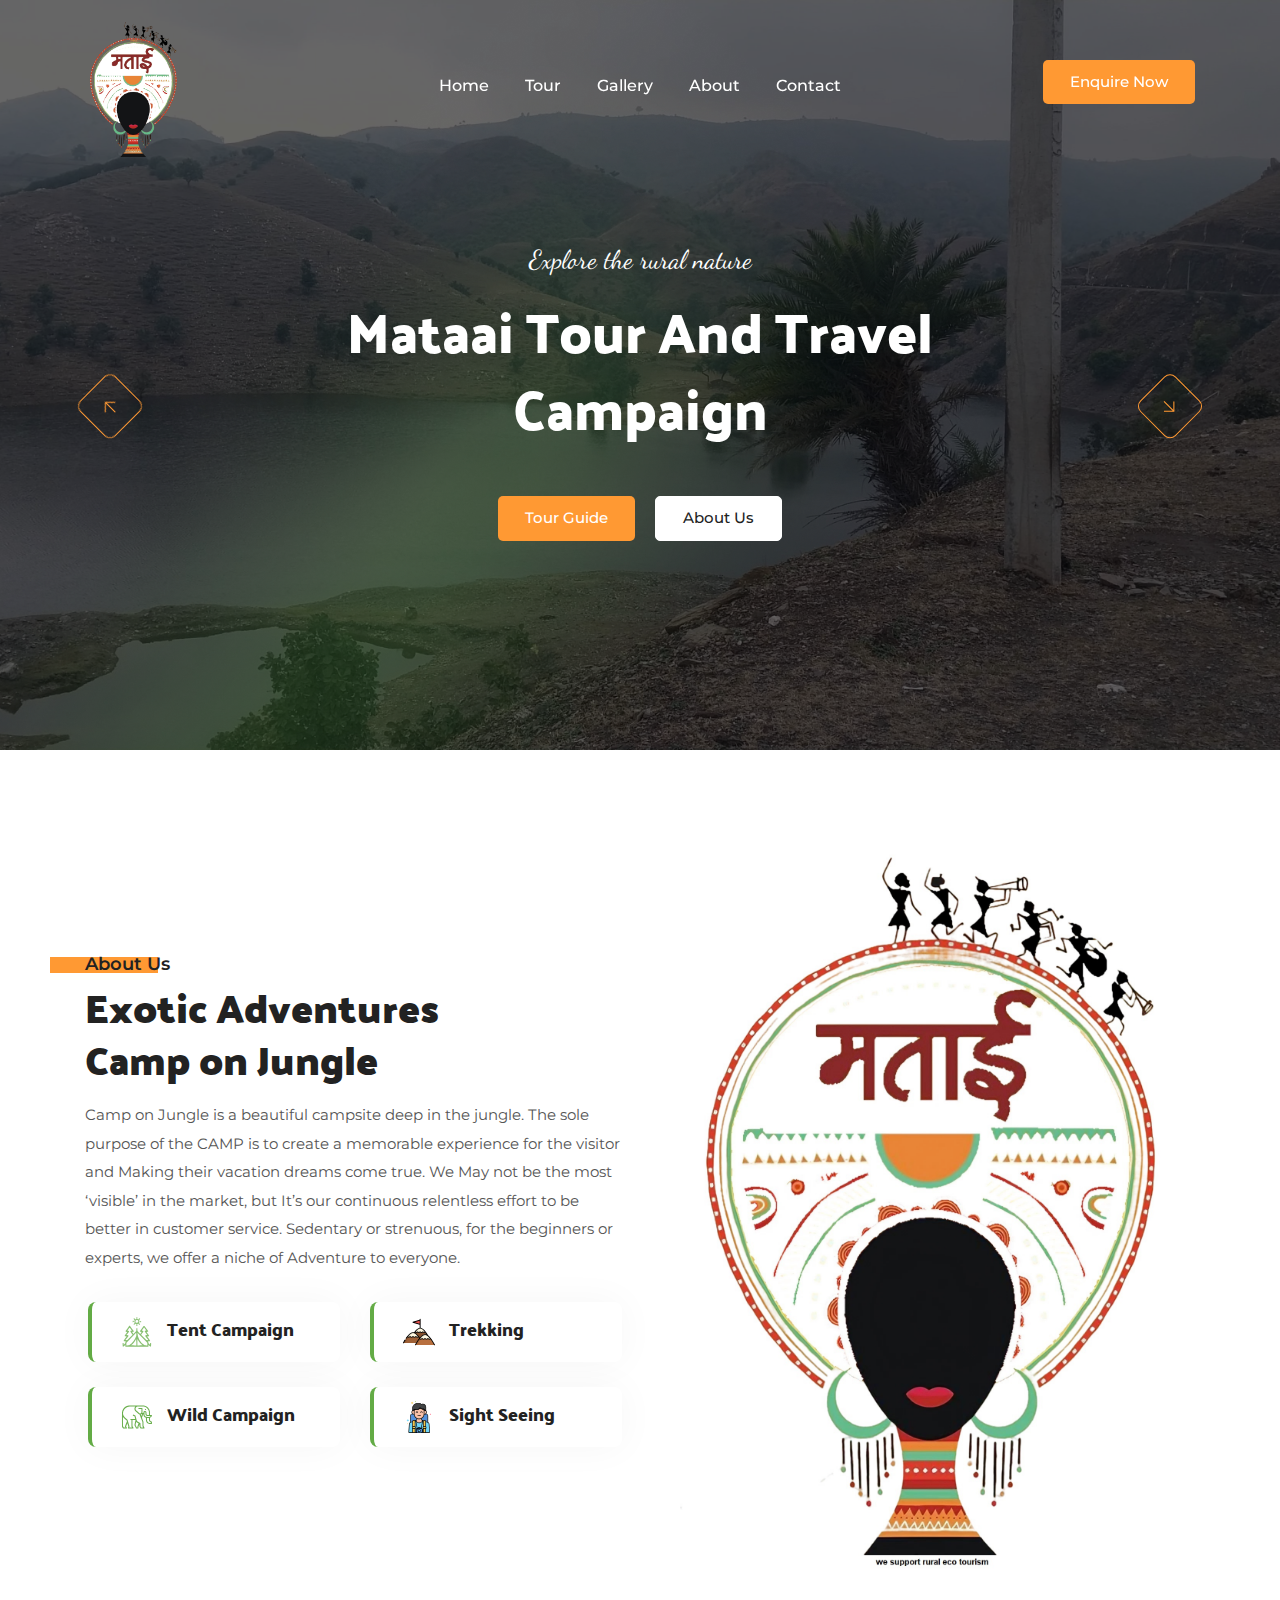
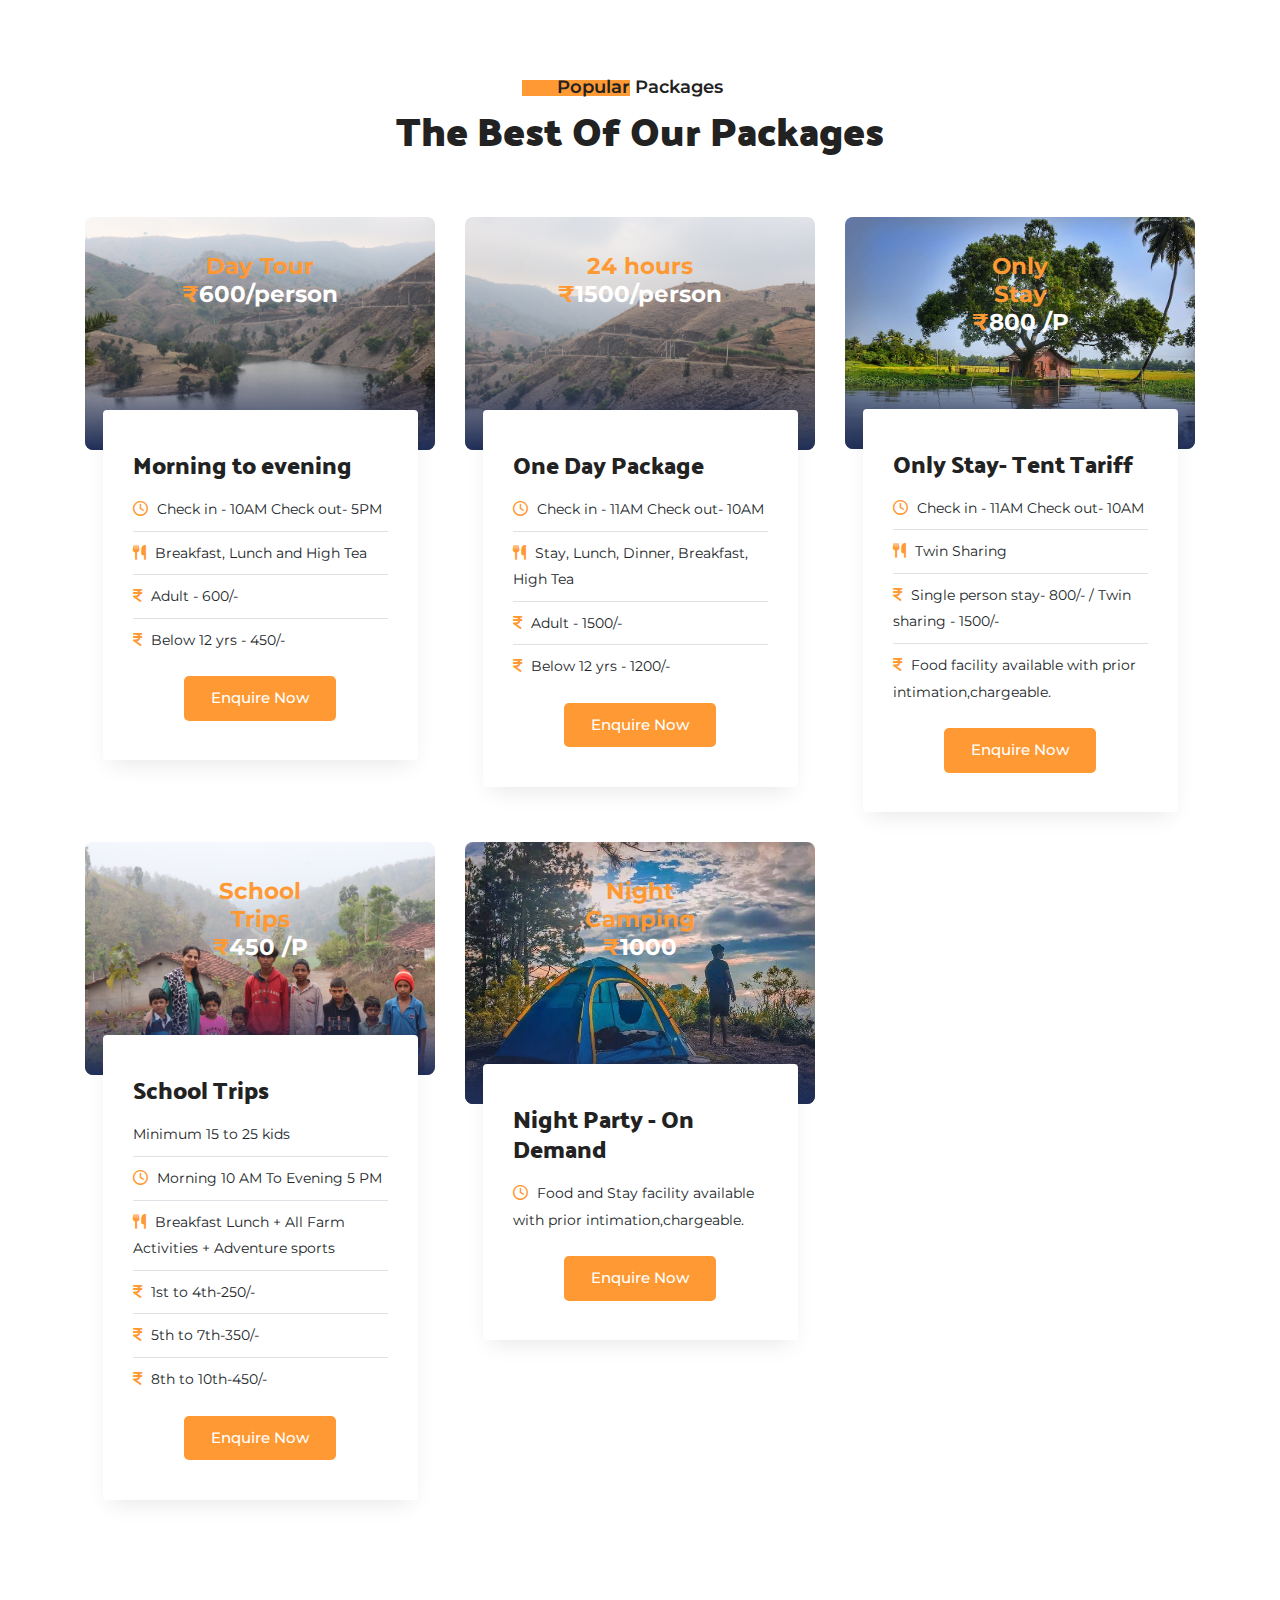
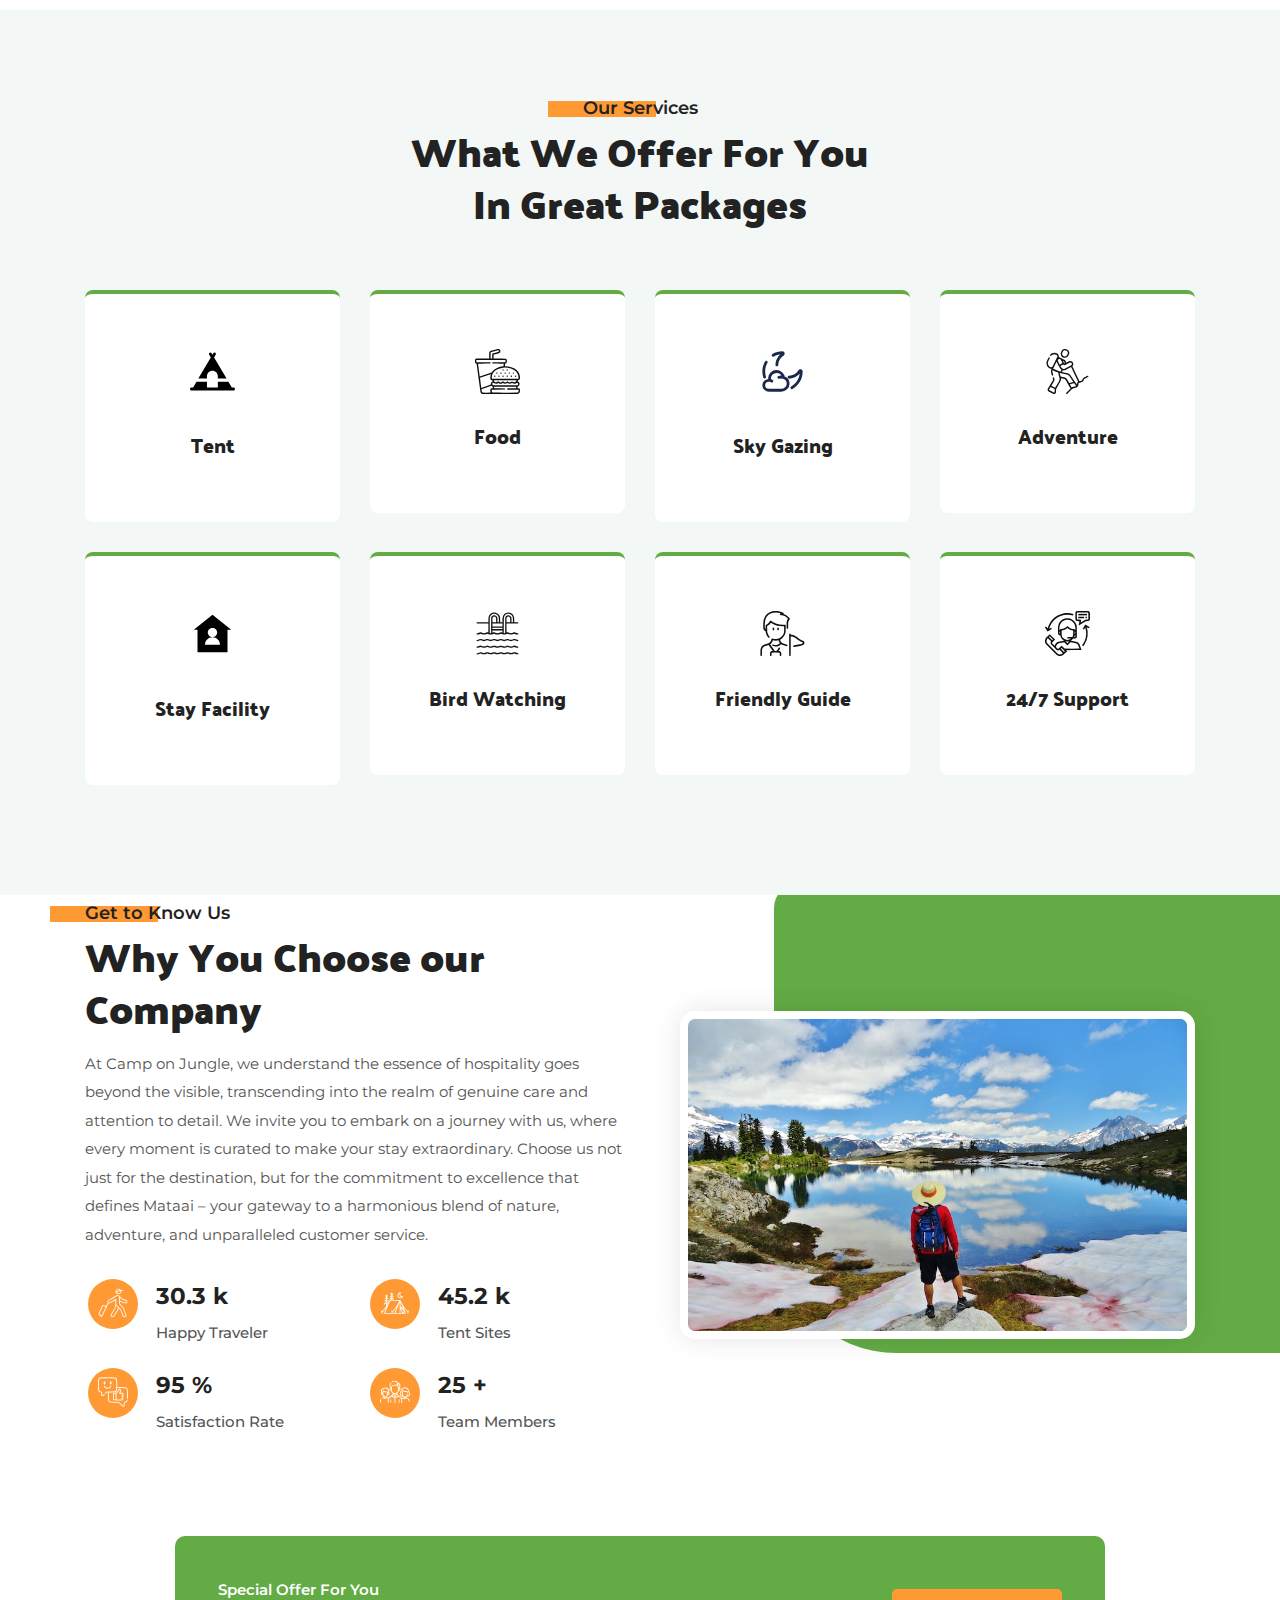
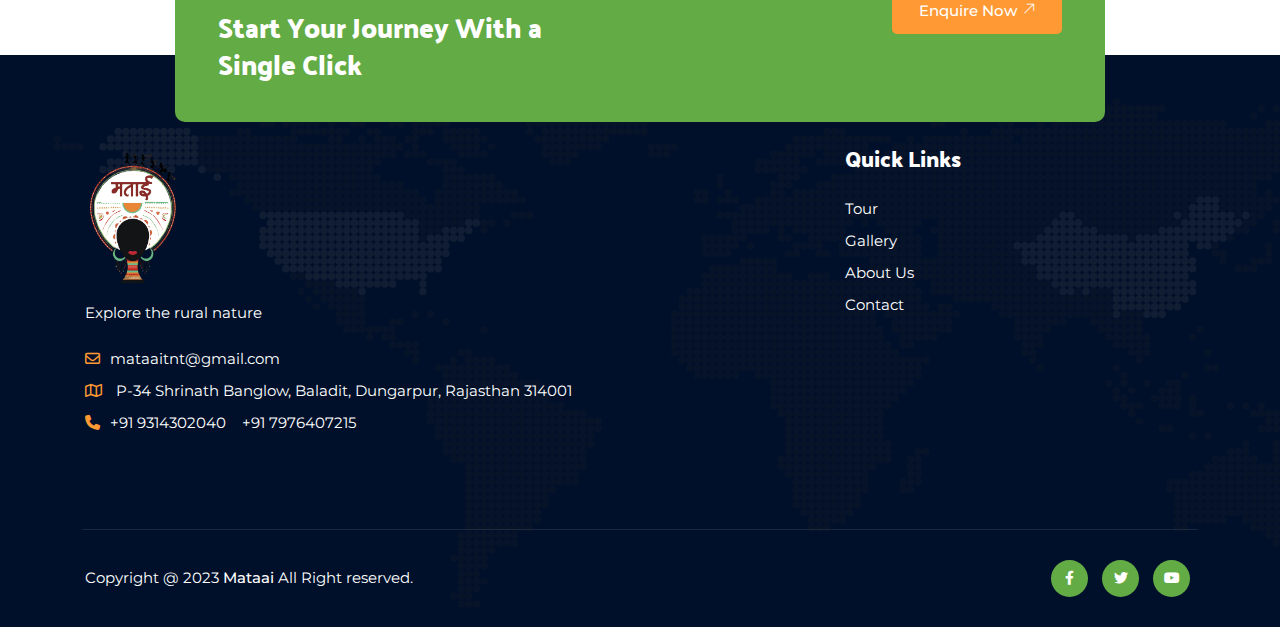
<file: index.html>
<!DOCTYPE html>
<html lang="en">

<head>
	<meta charset="utf-8" />
	<meta http-equiv="X-UA-Compatible" content="IE=edge" />
	<meta name="viewport" content="width=device-width, initial-scale=1, shrink-to-fit=no" />
	<!-- SITE TITLE -->
	<title>Mataai - Tour & Travel</title>
	<link rel="stylesheet" href="assets/bootstrap/css/bootstrap.min.css" />
	<!-- Google Font -->
	<link rel="preconnect" href="https://fonts.googleapis.com/" />
	<link rel="preconnect" href="https://fonts.gstatic.com/" crossorigin />
	<link
		href="https://fonts.googleapis.com/css2?family=Dancing+Script:wght@400;500;600;700&amp;family=Montserrat:wght@400;500;600;700;800&amp;family=Palanquin+Dark:wght@400;500;600;700&amp;display=swap"
		rel="stylesheet" />
	<!-- Icon CSS -->
	<link rel="stylesheet" href="assets/fonts/themify-icons.css" />
	<link rel="stylesheet" href="assets/fonts/fontawesome/fontawesome.css" />
	<!--jquery-simple-mobilemenu Css-->
	<link rel="stylesheet" href="assets/css/jquery-simple-mobilemenu.css" />
	<!--Slick Css-->
	<link rel="stylesheet" href="assets/css/slick.css" />
	<!--slick theme Css-->
	<link rel="stylesheet" href="assets/css/slick-theme.css" />
	<!-- Style CSS -->
	<link rel="stylesheet" href="assets/css/style.css" />
</head>

<body data-spy="scroll" data-offset="80">
	<!-- START PRELOADER  -->
	<div class="preloader">
		<div class="animation-container">
			<div class="lightning-container">
				<div class="lightning white"></div>
				<div class="lightning red"></div>
			</div>
			<div class="boom-container">
				<div class="shape circle big white"></div>
				<div class="shape circle white"></div>
				<div class="shape triangle big yellow"></div>
				<div class="shape disc white"></div>
				<div class="shape triangle blue"></div>
			</div>
			<div class="boom-container second">
				<div class="shape circle big white"></div>
				<div class="shape circle white"></div>
				<div class="shape disc white"></div>
				<div class="shape triangle blue"></div>
			</div>
		</div>
	</div>
	<!--  END PRELOADER -->

	<!-- START NAVBAR -->
	<div id="navigation" class="navbar-light bg-faded site-navigation">
		<div class="container">
			<div class="row align-items-center">
				<div class="col-xl-2 col-md-3 col-sm-4 align-self-center">
					<div class="site-logo">
						<a href="index.html"><img src="assets/img/logo1.png" alt="" /></a>
					</div>
				</div>

				<div class="col-xl-8 col-md-9 col-sm-8 d-flex justify-content-center">
					<nav id="main-menu">
						<ul>
							<li><a href="index.html">Home</a></li>
							<li><a href="tour.html">Tour</a></li>
							<li><a href="gallery.html">Gallery</a></li>
							<li><a href="about.html">About</a></li>
							<li><a href="contact.html">Contact</a></li>
						</ul>
					</nav>
					<div id="mobile_menu"></div>
				</div>

				<div class="col-xl-2 d-none d-xl-block text-end align-self-center">
					<a href="contact.html#contact-form" class="btn_yellow">Enquire Now</a>
				</div>

				<ul class="mobile_menu">
					<li><a href="index.html">Home</a></li>
					<li><a href="tour.html">Tour</a></li>
					<li><a href="gallery.html">Gallery</a></li>
					<li><a href="about.html">About</a></li>
					<li><a href="contact.html">Contact</a></li>
				</ul>
			</div>
		</div>
	</div>
	<!-- END NAVBAR -->

	<!-- START HOME Banner-->
	<section id="home" class="home-slider">
		<div class="single_home_slide" style="
          background-image: url(assets/img/slider/1.jpg);
          background-size: cover;
        ">
			<div class="slide_overlay">
				<div class="container">
					<div class="row">
						<div class="col-md-12 text-center">
							<div class="hero-text">
								<p>Explore the rural nature</p>
								<h1>
									Mataai Tour and Travel<br />
									Campaign
								</h1>
								<div class="sl_btn_group">
									<a href="#special_package" class="btn_yellow">Tour Guide</a>
									<a href="about.html" class="btn_white">About Us</a>
								</div>
							</div>
						</div>
					</div>
				</div>
			</div>
		</div>

		<div class="single_home_slide" style="
          background-image: url(assets/img/slider/2.jpg);
          background-size: cover;
        ">
			<div class="slide_overlay">
				<div class="container">
					<div class="row">
						<div class="col-md-12 text-center">
							<div class="hero-text">
								<p>We are here to Make your Travel Comfort .</p>
								<h1>
									agro tourism <br />
									With Ease
								</h1>

								<div class="sl_btn_group">
									<a href="#special_package" class="btn_yellow">Tour Guide</a>
									<a href="about.html" class="btn_white">About Us</a>
								</div>
							</div>
						</div>
					</div>
				</div>
			</div>
		</div>

		<div class="single_home_slide" style="
          background-image: url(assets/img/slider/3.jpg);
          background-size: cover;
        ">
			<div class="slide_overlay">
				<div class="container">
					<div class="row">
						<div class="col-md-12 text-center">
							<div class="hero-text">
								<p>see the unseen</p>
								<h1>
									Travel Most Beautiful Place <br />
									With Us
								</h1>
								<div class="sl_btn_group">
									<a href="#special_package" class="btn_yellow">Tour Guide</a>
									<a href="about.html" class="btn_white">About Us</a>
								</div>
							</div>
						</div>
					</div>
				</div>
			</div>
		</div>
	</section>
	<!-- END  HOME Banner -->

	<!-- START About US -->
	<section class="about section-padding">
		<div class="container">
			<div class="row">
				<div class="col-xl-6 col-lg-12 col-md-12 col-12 align-self-center">
					<div class="section-title text-left about_title">
						<span>About Us</span>
						<h2>Exotic Adventures <br />Camp on Jungle</h2>
					</div>
					<p>
						Camp on Jungle is a beautiful campsite deep in the jungle. The
						sole purpose of the CAMP is to create a memorable experience for
						the visitor and Making their vacation dreams come true. We May not
						be the most ‘visible’ in the market, but It’s our continuous
						relentless effort to be better in customer service. Sedentary or
						strenuous, for the beginners or experts, we offer a niche of
						Adventure to everyone.
					</p>
					<div class="afeature pt15">
						<div class="row">
							<div class="col-md-6">
								<div class="single_afeature">
									<img src="assets/img/icons/camping.svg" alt="tent campaing" />
									<h4>Tent Campaign</h4>
								</div>
							</div>

							<div class="col-md-6">
								<div class="single_afeature">
									<img src="assets/img/icons/trek.svg" alt="Trekking" />
									<h4>Trekking</h4>
								</div>
							</div>

							<div class="col-md-6">
								<div class="single_afeature">
									<img src="assets/img/icons/elephant.svg" alt="Wild Campaign" />
									<h4>Wild Campaign</h4>
								</div>
							</div>

							<div class="col-md-6">
								<div class="single_afeature">
									<img src="assets/img/icons/man.svg" alt="Sight Seeing" />
									<h4>Sight Seeing</h4>
								</div>
							</div>
						</div>
					</div>
				</div>

				<div class="col-xl-6 col-lg-12 col-md-12 col-12">
					<div class="about_img">
						<img src="assets/img/about.jpg" alt="Image" />
					</div>
				</div>
			</div>
		</div>
	</section>
	<!-- END About US -->

	<!-- START SPECIAL PACKAGE -->
	<section id="special_package" class="special_package pb130">
		<div class="container">
			<div class="row">
				<div class="col-12" data-aos="fade-up">
					<div class="section-title text-center">
						<span>Popular Packages</span>
						<h2>The Best Of Our Packages</h2>
					</div>
				</div>
			</div>

			<div class="row text-left">
				<div class="col-xl-4 col-lg-6 col-md-6 col-12">
					<div class="single_package">
						<div class="pack_image">
							<img class="img-fluid" src="assets/img/special-package/1.jpg"
								alt="French Polynesia Beach" />
							<div class="tour_price">
								<span>Day Tour</span>
								<span>&#8377;</span>600/person
							</div>
						</div>
						<div class="tour_text">
							<h4>Morning to evening</h4>
							<ul class="list-group list-group-flush deal_meta">
								<li class="list-group-item sdmeta">
									<i class="fa-regular fa-clock"></i>
									Check in - 10AM Check out- 5PM
								</li>
								<li class="list-group-item sdmeta">
									<i class="fa-solid fa-utensils"></i>
									Breakfast, Lunch and High Tea
								</li>
								<li class="list-group-item sdmeta">
									<i class="fa-solid fa-indian-rupee-sign"></i>
									Adult - 600/-
								</li>
								<li class="list-group-item sdmeta">
									<i class="fa-solid fa-indian-rupee-sign"></i>
									Below 12 yrs - 450/-
								</li>
							</ul>
							<div class="text-center mt15">
								<a href="contact.html#contact-form" class="btn_yellow">Enquire Now</a>
							</div>
						</div>
					</div>
				</div>

				<div class="col-xl-4 col-lg-6 col-md-6 col-12">
					<div class="single_package">
						<div class="pack_image">
							<img class="img-fluid" src="assets/img/special-package/2.jpg"
								alt="French Polynesia Beach" />

							<div class="tour_price">
								<span>24 hours</span>
								<span>&#8377;</span>1500/person
							</div>
						</div>
						<div class="tour_text">
							<h4>One Day Package</h4>
							<ul class="list-group list-group-flush deal_meta">
								<li class="list-group-item sdmeta">
									<i class="fa-regular fa-clock"></i>
									Check in - 11AM Check out- 10AM
								</li>
								<li class="list-group-item sdmeta">
									<i class="fa-solid fa-utensils"></i>
									Stay, Lunch, Dinner, Breakfast, High Tea
								</li>
								<li class="list-group-item sdmeta">
									<i class="fa-solid fa-indian-rupee-sign"></i>
									Adult - 1500/-
								</li>
								<li class="list-group-item sdmeta">
									<i class="fa-solid fa-indian-rupee-sign"></i>
									Below 12 yrs - 1200/-
								</li>
							</ul>
							<div class="text-center mt15">
								<a href="contact.html#contact-form" class="btn_yellow">Enquire Now</a>
							</div>
						</div>
					</div>
				</div>

				<div class="col-xl-4 col-lg-6 col-md-6 col-12">
					<div class="single_package">
						<div class="pack_image">
							<img class="img-fluid" src="assets/img/special-package/3.jpg"
								alt="French Polynesia Beach" />
							<div class="tour_price">
								<span>Only Stay</span> <span>&#8377;</span>800 /P
							</div>
						</div>
						<div class="tour_text">
							<h4>Only Stay- Tent Tariff</h4>
							<ul class="list-group list-group-flush deal_meta">
								<li class="list-group-item sdmeta">
									<i class="fa-regular fa-clock"></i>
									Check in - 11AM Check out- 10AM
								</li>
								<li class="list-group-item sdmeta">
									<i class="fa-solid fa-utensils"></i>
									Twin Sharing
								</li>
								<li class="list-group-item sdmeta">
									<i class="fa-solid fa-indian-rupee-sign"></i>
									Single person stay- 800/- / Twin sharing - 1500/-
								</li>
								<li class="list-group-item sdmeta">
									<i class="fa-solid fa-indian-rupee-sign"></i>
									Food facility available with prior intimation,chargeable.
								</li>
							</ul>
							<div class="text-center mt15">
								<a href="contact.html#contact-form" class="btn_yellow">Enquire Now</a>
							</div>
						</div>
					</div>
				</div>

				<div class="col-xl-4 col-lg-6 col-md-6 col-12">
					<div class="single_package">
						<div class="pack_image">
							<img class="img-fluid" src="assets/img/special-package/4.JPG"
								alt="French Polynesia Beach" />
							<div class="tour_price">
								<span>School Trips</span> <span>&#8377;</span>450 /P

							</div>
						</div>
						<div class="tour_text">
							<h4>School Trips</h4>
							<ul class="list-group list-group-flush deal_meta">
								<li class="list-group-item sdmeta">

									Minimum 15 to 25 kids
								</li>
								<li class="list-group-item sdmeta">
									<i class="fa-regular fa-clock"></i>
									Morning 10 AM To Evening 5 PM
								</li>
								<li class="list-group-item sdmeta">
									<i class="fa-solid fa-utensils"></i>
									Breakfast Lunch + All Farm Activities + Adventure sports
								</li>
								<li class="list-group-item sdmeta">
									<i class="fa-solid fa-indian-rupee-sign"></i>
									1st to 4th-250/-
								</li>
								<li class="list-group-item sdmeta">
									<i class="fa-solid fa-indian-rupee-sign"></i>
									5th to 7th-350/-
								</li>
								<li class="list-group-item sdmeta">
									<i class="fa-solid fa-indian-rupee-sign"></i>
									8th to 10th-450/-
								</li>
							</ul>
							<div class="text-center mt15">
								<a href="contact.html#contact-form" class="btn_yellow">Enquire Now</a>
							</div>
						</div>
					</div>
				</div>

				<div class="col-xl-4 col-lg-6 col-md-6 col-12">
					<div class="single_package">
						<div class="pack_image">
							<img class="img-fluid" src="assets/img/special-package/5.jpg"
								alt="French Polynesia Beach" />
							<div class="tour_price">
								<span>Night Camping</span> <span>&#8377;</span>1000

							</div>
						</div>
						<div class="tour_text">
							<h4>Night Party - On Demand</h4>
							<ul class="list-group list-group-flush deal_meta">
								<li class="list-group-item sdmeta">
									<i class="fa-regular fa-clock"></i>
									Food and Stay facility available with prior intimation,chargeable.
								</li>

							</ul>
							<div class="text-center mt15">
								<a href="contact.html#contact-form" class="btn_yellow">Enquire Now</a>
							</div>
						</div>
					</div>
				</div>
	</section>
	<!-- END SPECIAL PACKAGE -->

	<!-- START SERVICES -->
	<section id="service" class="our_services">
		<div class="container">
			<div class="row">
				<div class="col-12" data-aos="fade-up">
					<div class="section-title text-center">
						<span>Our Services</span>
						<h2>
							What We Offer For You <br />
							In Great Packages
						</h2>
					</div>
				</div>
			</div>

			<div class="row text-left">
				<div class="col-xl-3 col-md-6 col-6" data-aos="fade-up">
					<div class="service">
						<div class="icon">
							<img src="assets/img/icons/camp.svg" alt="Trekking" />
							</svg>
						</div>
						<div class="ser_text">
							<h4>Tent</h4>
						</div>
					</div>
				</div>

				<div class="col-xl-3 col-md-6 col-6" data-aos="fade-up">
					<div class="service">
						<div class="icon">
							<svg fill-rule="evenodd" clip-rule="evenodd" image-rendering="optimizeQuality"
								shape-rendering="geometricPrecision" text-rendering="geometricPrecision"
								viewBox="0 0 512 512" xmlns="http://www.w3.org/2000/svg">
								<path
									d="M257.5-.5h14c16.299 7.716 21.132 20.049 14.5 37-2.946 4.945-7.112 8.445-12.5 10.5a4098.999 4098.999 0 01-61 16 524.036 524.036 0 00-1 45.5c46.393-.485 92.727.015 139 1.5 5.561 2.562 9.394 6.728 11.5 12.5.667 9.667.667 19.333 0 29-2.957 8.896-9.123 13.563-18.5 14a3803.354 3803.354 0 01-3.5 31c38.732-1.451 75.232 7.049 109.5 25.5 34.561 19.383 55.228 48.55 62 87.5v33c-4.451 9.732-12.118 14.066-23 13a31.309 31.309 0 01-3 12.5c22.495 11.829 27.328 28.662 14.5 50.5-4.201 4.683-9.368 7.683-15.5 9v20a83.516 83.516 0 0121 1.5 53.864 53.864 0 016 6.5v32c-3.658 12.325-11.658 20.325-24 24h-407c-9.884-4.062-16.05-11.396-18.5-22a214196.996 214196.996 0 01-44-323c-8.9-1.186-15.067-5.853-18.5-14v-30c2.814-6.313 7.481-10.813 14-13.5 49.332-.5 98.666-.667 148-.5-.167-22.67 0-45.336.5-68 1.951-10.619 8.118-17.452 18.5-20.5a6394.762 6394.762 0 0077-20.5zm2 16c7.608-1.877 12.275.956 14 8.5a18.32 18.32 0 01-4 7A3868.529 3868.529 0 00197 51.5a554.934 554.934 0 00-1.5 57h-18a818.621 818.621 0 011.5-69c1.952-2.394 4.452-3.894 7.5-4.5a1945.421 1945.421 0 0073-19.5zm-242 109c109.001-.167 218.001 0 327 .5l1.5 1.5c.667 7 .667 14 0 21a6.978 6.978 0 01-3.5 2.5l-141 1c-1.833.5-3 1.667-3.5 3.5-1.82 6.202.347 10.035 6.5 11.5 40.999.5 81.999.667 123 .5l-4 30c-37.258 2.807-71.258 14.64-102 35.5a204.855 204.855 0 00-33 35 4563.357 4563.357 0 01-135 44.5 37777.675 37777.675 0 00-19-145c45.335.167 90.668 0 136-.5 6.153-1.465 8.32-5.298 6.5-11.5-.833-1.5-2-2.667-3.5-3.5l-155-1c-2.223-.652-3.39-2.152-3.5-4.5a72.496 72.496 0 010-17 16.57 16.57 0 012.5-4zm320 87c36.004-.634 70.004 7.199 102 23.5 40.624 22.753 58.958 57.253 55 103.5a15238.175 15238.175 0 01-302 .5c-5.204-36.627 6.463-66.96 35-91 23.155-17.395 49.155-28.395 78-33a541.926 541.926 0 0132-3.5zm-160 76a4.934 4.934 0 013 .5c-5.524 17.061-7.358 34.561-5.5 52.5 3.637 10.583 11.137 15.916 22.5 16a182.922 182.922 0 013 13c-11.09 3.26-17.924 10.594-20.5 22-.799 4.587-.632 9.087.5 13.5a21125.18 21125.18 0 01-109 37.5c-5.166-37.995-10-75.995-14.5-114a25281.365 25281.365 0 00120.5-41zm37 68c86.003-.333 172.003 0 258 1-4.121 16.895-14.787 24.061-32 21.5a378.401 378.401 0 01-19-9.5c-4.764.255-8.43 2.422-11 6.5-13.348 8.464-25.348 6.797-36-5-3.667-2-7.333-2-11 0-12.743 13.578-25.743 13.912-39 1-4.139-2.856-8.472-3.19-13-1-13.667 14-27.333 14-41 0-3.636-1.899-7.303-1.899-11 0-12.458 10.677-25.291 11.177-38.5 1.5-3.83-4.657-5.997-9.991-6.5-16zm-8 28c4.652.828 8.652 2.995 12 6.5 12.055 5.178 24.388 5.845 37 2a44.742 44.742 0 009.5-5.5c11.99 10.229 25.49 12.729 40.5 7.5a64.515 64.515 0 0011.5-6.5c17.333 12 34.667 12 52 0 17.492 11.979 34.992 11.979 52.5 0 13.316 7.427 27.316 8.927 42 4.5a145.335 145.335 0 0014-8.5c13.684 4.423 16.85 12.757 9.5 25-2.956 2.727-6.456 4.227-10.5 4.5-89 .667-178 .667-267 0-12.791-3.415-16.624-11.248-11.5-23.5 2.671-2.402 5.505-4.402 8.5-6zm-20 36a60.364 60.364 0 018 5.5c2.15 1.411 4.484 2.245 7 2.5v20a162.597 162.597 0 00-18 .5c-4.167 1.5-7 4.333-8.5 8.5-.667 10-.667 20 0 30a49.18 49.18 0 003.5 9l-45.5 1a640.665 640.665 0 01-49.5-1.5c-2.606-1.938-4.44-4.438-5.5-7.5a344.054 344.054 0 01-3.5-29 2771.96 2771.96 0 00112-39zm31 9h251v19c-33.335-.167-66.668 0-100 .5-6.901 5.42-6.567 10.42 1 15 42.332.5 84.665.667 127 .5a73.27 73.27 0 01-2.5 24c-2.124 3.813-5.291 6.313-9.5 7.5a5064.653 5064.653 0 01-141 1.5c-47.364.152-94.698-.348-142-1.5-4.112-1.779-7.278-4.612-9.5-8.5a98.746 98.746 0 01-1.5-23 3832.39 3832.39 0 00151-1.5c4.426-5.441 3.759-10.108-2-14-40.665-.5-81.332-.667-122-.5v-19z"
									opacity=".945" />
								<path
									d="M316.5 230.5c8.156-.679 11.656 2.988 10.5 11-2.226 4.361-5.726 5.861-10.5 4.5-4.361-2.226-5.861-5.726-4.5-10.5 1.025-2.187 2.525-3.854 4.5-5z"
									opacity=".844" />
								<path
									d="M363.5 230.5c8.156-.679 11.656 2.988 10.5 11-3.892 5.759-8.559 6.426-14 2-2.365-5.39-1.199-9.724 3.5-13z"
									opacity=".852" />
								<path
									d="M244.5 266.5c3.757-.429 7.257.237 10.5 2 3.385 7.123 1.385 11.789-6 14-9.272-3.202-10.772-8.535-4.5-16z"
									opacity=".86" />
								<path
									d="M292.5 266.5c9.278-1.124 12.778 2.876 10.5 12-4.667 5.333-9.333 5.333-14 0-.667-3-.667-6 0-9a30.233 30.233 0 013.5-3z"
									opacity=".877" />
								<path
									d="M339.5 266.5c6.783-1.287 10.783 1.38 12 8-2.834 7.778-7.667 9.444-14.5 5-2.533-5.149-1.7-9.482 2.5-13z"
									opacity=".864" />
								<path
									d="M386.5 266.5c10.476-.698 13.809 3.802 10 13.5-9.956 4.571-14.456 1.405-13.5-9.5a19.552 19.552 0 003.5-4z"
									opacity=".858" />
								<path
									d="M433.5 266.5c8.658-1.173 12.492 2.494 11.5 11-3.873 5.629-8.539 6.296-14 2-2.394-4.973-1.56-9.306 2.5-13z"
									opacity=".852" />
								<path
									d="M221.5 302.5c8.114-1.379 11.947 1.954 11.5 10-3.598 6.203-8.265 7.203-14 3-2.533-5.149-1.7-9.482 2.5-13z"
									opacity=".864" />
								<path
									d="M268.5 302.5c6.99-1.662 10.99 1.005 12 8-2.005 7.003-6.338 9.003-13 6-4.192-4.991-3.858-9.658 1-14zm47 0c8.991-1.507 12.825 2.16 11.5 11-4.324 5.841-8.99 6.175-14 1-2.304-4.645-1.471-8.645 2.5-12z"
									opacity=".868" />
								<path
									d="M362.5 302.5c3.757-.429 7.257.237 10.5 2 3.448 7.432 1.282 12.099-6.5 14-8.869-3.475-10.202-8.809-4-16z"
									opacity=".864" />
								<path
									d="M409.5 302.5c9.83-1.671 13.663 2.329 11.5 12-4.667 5.333-9.333 5.333-14 0-1.727-4.438-.894-8.438 2.5-12zm48 0c6.742-1.743 10.742.757 12 7.5-2.562 8.185-7.396 10.018-14.5 5.5-2.533-5.149-1.7-9.482 2.5-13z"
									opacity=".868" />
							</svg>
						</div>
						<div class="ser_text">
							<h4>Food</h4>
						</div>
					</div>
				</div>

				<div class="col-xl-3 col-md-6 col-6" data-aos="fade-up">
					<div class="service">
						<div class="icon">
							<img src="assets/img/icons/cloud.svg" alt="" />
						</div>
						<div class="ser_text">
							<h4>sky gazing</h4>
						</div>
					</div>
				</div>

				<div class="col-xl-3 col-md-6 col-6" data-aos="fade-up">
					<div class="service">
						<div class="icon">
							<svg fill-rule="evenodd" clip-rule="evenodd" image-rendering="optimizeQuality"
								shape-rendering="geometricPrecision" text-rendering="geometricPrecision"
								viewBox="0 0 512 512" xmlns="http://www.w3.org/2000/svg">
								<path
									d="M216.5-.5h19c13.107 3.809 24.274 10.809 33.5 21 7.897 12.705 9.23 26.039 4 40-3.868 11.914-10.368 22.081-19.5 30.5-19.919 12.942-39.586 12.608-59-1-13.692-13.079-18.525-28.912-14.5-47.5a136.514 136.514 0 0116-31c6.058-5.441 12.891-9.441 20.5-12zm3 16c10.892-.539 20.892 2.295 30 8.5 10.537 9.024 13.037 19.857 7.5 32.5a206.057 206.057 0 01-9 17c-15.048 14.255-30.381 14.588-46 1-6.432-8.394-8.432-17.727-6-28l8-18c3.869-6.048 9.035-10.381 15.5-13z"
									opacity=".927" />
								<path
									d="M251.5 511.5h-8c-3.741-3.056-4.907-7.056-3.5-12a3702.887 3702.887 0 0151.5-51c-2.661-1.83-4.828-4.163-6.5-7a6573.198 6573.198 0 00-53-95c-3.297-3.067-7.131-5.233-11.5-6.5a813.852 813.852 0 00-39-8.5c1.651 10.525.817 20.858-2.5 31a3117.75 3117.75 0 01-52 92 2518.283 2518.283 0 01-3 42c-2.263 7.093-6.763 12.093-13.5 15h-13l-57-28.5c-10.945-8.945-13.445-19.779-7.5-32.5l57-95a23.813 23.813 0 001.5-8 112.56 112.56 0 00-4-18.5c2.487-8.161 7.32-9.995 14.5-5.5 8.477 15.649 8.143 30.982-1 46A3614.066 3614.066 0 0072.5 419a2584.015 2584.015 0 0142.5 22.5 4189.86 4189.86 0 0044-75c5.424-8.597 7.757-17.93 7-28a1827.974 1827.974 0 00-16.5-71 7328.663 7328.663 0 01-63.5-27c-1.978 5.865-2.645 11.865-2 18a977.606 977.606 0 009.5 36.5c-1.292 7.814-5.626 10.148-13 7a6.977 6.977 0 01-2.5-3.5 304.34 304.34 0 01-10-38c-1.172-12.466.994-24.3 6.5-35.5-17.329-.248-31.496-7.081-42.5-20.5-15.67-20.687-19.337-43.354-11-68A460.717 460.717 0 0141.5 96c8.475-2.526 12.642.64 12.5 9.5a845.7 845.7 0 01-17 35c-8.306 22.202-4.14 41.702 12.5 58.5a56.797 56.797 0 0015 9c8.705 1.897 15.872-.603 21.5-7.5a8522.989 8522.989 0 0054-111c2.421-8.816.254-16.316-6.5-22.5-24.296-11.921-45.963-8.254-65 11-9.135 2.537-12.968-.963-11.5-10.5 13.45-15.638 30.617-23.638 51.5-24 12.641.382 24.308 3.882 35 10.5 11.199 9.938 15.866 22.271 14 37a3122.945 3122.945 0 0167 33c10.43 8.695 15.597 19.862 15.5 33.5a342.515 342.515 0 0141.5-20.5c24.873-2.075 38.539 9.258 41 34-.107 10.21-3.774 18.877-11 26a7972.667 7972.667 0 0081 170.5 765.514 765.514 0 0121-6.5c4.894-1.686 8.394-4.853 10.5-9.5 1.546-10.529 6.712-18.695 15.5-24.5l43-23c10.504-1.163 13.838 3.17 10 13l-46 25c-2.117 1.731-3.617 3.898-4.5 6.5-2.017 10.209-7.183 18.375-15.5 24.5a1558.124 1558.124 0 00-42 15c-2.436 2.707-3.936 5.873-4.5 9.5 2.122 18.931-5.045 32.764-21.5 41.5a876.172 876.172 0 01-40 10 22.573 22.573 0 00-8 4 4864.028 4864.028 0 01-59 58.5zm-92-397c7.267-1.278 13.434.722 18.5 6a2250.391 2250.391 0 0121.5 39.5 1481.11 1481.11 0 01-31.5 18.5 293.649 293.649 0 01-22.5-46c.868-9.115 5.534-15.115 14-18zm43 18c12.655 2.004 19.655 9.671 21 23a28.844 28.844 0 01-2.5 11 821.67 821.67 0 00-18.5-34zm-72 13c.876-.131 1.543.202 2 1a1614.236 1614.236 0 0044.5 82 57.636 57.636 0 019.5 8.5 582.552 582.552 0 01-10 20.5 4630.98 4630.98 0 01-84-32.5 8676.23 8676.23 0 0038-79.5zm154 7c13.135-.613 20.468 5.553 22 18.5-.554 6.108-3.221 11.108-8 15l-74 39c-16.515 5.273-29.682.773-39.5-13.5a482.932 482.932 0 00-9.5-18.5l31-17.5c5.647 7.647 12.98 9.814 22 6.5a2264.795 2264.795 0 0156-29.5zm11 53c2.186 1.323 3.686 3.323 4.5 6a17919.307 17919.307 0 0076.5 162c-9.597 7.596-14.097 17.596-13.5 30a1427.586 1427.586 0 01-73-105c-7.647-11.582-18.147-19.415-31.5-23.5a3753.613 3753.613 0 01-65-14.5 431.108 431.108 0 019-17.5c10.63 1.443 20.963.11 31-4a2725.644 2725.644 0 0062-33.5zm-128 68c.417-.624 1.084-.957 2-1a16170.775 16170.775 0 0078 16.5c12.494 2.498 22.328 8.998 29.5 19.5a7072.312 7072.312 0 0044.5 66.5 384.645 384.645 0 01-46 11 3733.505 3733.505 0 00-30.5-49.5c-4.771-5.436-10.605-9.269-17.5-11.5a853.734 853.734 0 01-50.5-12.5 795.604 795.604 0 00-9.5-39zm160 117c2.544-.396 4.711.271 6.5 2l19 25c1.414 4.252-.086 6.752-4.5 7.5a338.741 338.741 0 01-47 10l-3.5-3.5a402.856 402.856 0 00-14.5-29.5c14.788-3.862 29.455-7.696 44-11.5zm-264 43c15.3 7.608 30.633 15.275 46 23l1 4.5a494.87 494.87 0 00-1.5 21.5c-.017 4.393-.85 8.56-2.5 12.5-1.667.667-3.333.667-5 0A844.172 844.172 0 0147 466.5c-1.187-1.544-1.52-3.211-1-5a722.21 722.21 0 0017.5-28z"
									opacity=".93" />
							</svg>
						</div>
						<div class="ser_text">
							<h4>Adventure</h4>
						</div>
					</div>
				</div>

				<div class="col-xl-3 col-md-6 col-6" data-aos="fade-up">
					<div class="service">
						<div class="icon">
							<img src="assets/img/icons/stay.svg" alt="" />
						</div>
						<div class="ser_text">
							<h4>Stay facility</h4>
						</div>
					</div>
				</div>

				<div class="col-xl-3 col-md-6 col-6" data-aos="fade-up">
					<div class="service">
						<div class="icon">
							<svg fill-rule="evenodd" clip-rule="evenodd" image-rendering="optimizeQuality"
								shape-rendering="geometricPrecision" text-rendering="geometricPrecision"
								viewBox="0 0 512 512" xmlns="http://www.w3.org/2000/svg">
								<path
									d="M208.5 17.5c33.426-3.007 57.592 10.327 72.5 40a83.756 83.756 0 014 14 588.96 588.96 0 011.5 56h26c-.167-16.337 0-32.67.5-49 5.947-38.051 28.114-58.385 66.5-61 38.982 2.582 61.149 23.249 66.5 62 .5 15.996.667 31.997.5 48 14.004-.167 28.004 0 42 .5 5.189 2.913 6.356 7.08 3.5 12.5a9.454 9.454 0 01-2.5 1.5c-43.665.5-87.332.667-131 .5-.333 34.34 0 68.673 1 103 7.242-3.68 14.575-3.847 22-.5 18.356 11.319 36.69 11.319 55 0 7.346-3.205 14.679-3.205 22 0 10.401 5.35 21.401 8.683 33 10 4.249 7.64 2.082 12.14-6.5 13.5-13.049-1.238-25.382-4.905-37-11a147.673 147.673 0 00-18.5 7.5c-13.342 3.305-26.675 3.305-40 0a445.455 445.455 0 01-18.5-7.5c-6.122 2.488-12.288 4.988-18.5 7.5-13.342 3.305-26.675 3.305-40 0a445.455 445.455 0 01-18.5-7.5c-25.667 13.333-51.333 13.333-77 0a156.988 156.988 0 01-26.5 9.5c-11.89 1.31-23.557.31-35-3a93.428 93.428 0 00-15.5-6.5 156.988 156.988 0 01-26.5 9.5c-11.89 1.31-23.557.31-35-3a91.889 91.889 0 00-15.5-6.5c-11.612 6.093-23.946 9.76-37 11-8.582-1.36-10.749-5.86-6.5-13.5 11.6-1.317 22.6-4.65 33-10 7.321-3.205 14.654-3.205 22 0 18.31 11.319 36.644 11.319 55 0 7.425-3.347 14.758-3.18 22 .5 1-34.327 1.333-68.66 1-103-43.668.167-87.335 0-131-.5-3.712-2.513-4.878-6.013-3.5-10.5a11.532 11.532 0 014.5-3.5c43.332-.5 86.665-.667 130-.5-.167-16.337 0-32.67.5-49 4.445-33.272 22.945-53.606 55.5-61zm2 15c30.962-2.17 50.796 11.497 59.5 41a550.774 550.774 0 011.5 54h-16c.167-17.003 0-34.003-.5-51-5.74-20.393-19.24-29.893-40.5-28.5-16.161 2.493-26.327 11.66-30.5 27.5-.5 58.999-.667 117.999-.5 177a61.234 61.234 0 01-15-1 4931.061 4931.061 0 01-.5-172c3.887-25.05 18.053-40.716 42.5-47zm160 0c30.962-2.17 50.796 11.497 59.5 41a550.774 550.774 0 011.5 54h-16c.167-17.003 0-34.003-.5-51-5.74-20.393-19.24-29.893-40.5-28.5-16.161 2.493-26.327 11.66-30.5 27.5-.167 58.67-.667 117.336-1.5 176a61.234 61.234 0 01-15 1 5465.324 5465.324 0 011.5-179c5.756-21.923 19.589-35.59 41.5-41zm-155 30c10.569-.468 18.402 3.865 23.5 13a470.387 470.387 0 011.5 52h-42c-.167-16.337 0-32.67.5-49 2.778-8.28 8.278-13.613 16.5-16zm160 0c10.569-.468 18.402 3.865 23.5 13a470.387 470.387 0 011.5 52h-42c-.167-16.337 0-32.67.5-49 2.778-8.28 8.278-13.613 16.5-16zm-177 80h114v33h-114v-33zm0 48h114v15h-114v-15zm0 30h114c.332 9.357-.002 18.69-1 28-8.042-5.285-16.709-6.785-26-4.5-13.714 8.546-28.38 10.88-44 7a85.819 85.819 0 01-16-7c-9.291-2.285-17.958-.785-26 4.5a196.869 196.869 0 01-1-28z"
									opacity=".933" />
								<path
									d="M55.5 318.5a112.97 112.97 0 0115 .5c9.838 5.391 20.338 8.557 31.5 9.5 10.83-.996 20.997-4.163 30.5-9.5 5-.667 10-.667 15 0 9.691 5.286 20.025 8.453 31 9.5 10.975-1.047 21.309-4.214 31-9.5 5-.667 10-.667 15 0 9.691 5.286 20.025 8.453 31 9.5 10.975-1.047 21.309-4.214 31-9.5 5-.667 10-.667 15 0 9.691 5.286 20.025 8.453 31 9.5 10.975-1.047 21.309-4.214 31-9.5 5-.667 10-.667 15 0l16 7c9.667 3.333 19.333 3.333 29 0a188.468 188.468 0 0017-7c5-.667 10-.667 15 0 10.505 6.127 21.839 9.46 34 10 3.712 2.513 4.878 6.013 3.5 10.5-2.265 2.966-5.265 4.299-9 4-11.293-.542-21.793-3.709-31.5-9.5-3-.667-6-.667-9 0-22.679 12.664-45.346 12.664-68 0-3-.667-6-.667-9 0-22.679 12.664-45.346 12.664-68 0-3-.667-6-.667-9 0-22.667 12.667-45.333 12.667-68 0-3-.667-6-.667-9 0-22.654 12.664-45.321 12.664-68 0-3-.667-6-.667-9 0-22.654 12.664-45.321 12.664-68 0-3-.667-6-.667-9 0-11.084 6.771-23.084 9.771-36 9-5.416-3.203-6.416-7.536-3-13 12.968-1.07 24.968-4.903 36-11.5z"
									opacity=".923" />
								<path
									d="M56.5 393.5a84.9 84.9 0 0113 .5 187.355 187.355 0 0117 7c8.911 2.826 17.911 3.159 27 1a181.343 181.343 0 0020-8 42.479 42.479 0 0113 0 188.468 188.468 0 0117 7c8.911 2.826 17.911 3.159 27 1l20-8a42.479 42.479 0 0113 0l20 8c8 2 16 2 24 0l20-8a42.479 42.479 0 0113 0l20 8c9.089 2.159 18.089 1.826 27-1a188.468 188.468 0 0117-7 42.479 42.479 0 0113 0 181.343 181.343 0 0020 8c9.089 2.159 18.089 1.826 27-1a188.468 188.468 0 0117-7c5.421-.839 10.754-.506 16 1 9.866 5.8 20.533 8.8 32 9 5.312 4.761 5.312 9.428 0 14a46.335 46.335 0 01-17-1 220.476 220.476 0 01-25-8.5 247.101 247.101 0 00-20 7.5c-12.004 3.333-24.004 3.333-36 0-6.899-2.52-13.733-5.02-20.5-7.5a174.588 174.588 0 00-20.5 7.5c-12 3.333-24 3.333-36 0-6.899-2.52-13.733-5.02-20.5-7.5-6.767 2.48-13.601 4.98-20.5 7.5-12 3.333-24 3.333-36 0a174.588 174.588 0 00-20.5-7.5c-6.767 2.48-13.601 4.98-20.5 7.5-12 3.333-24 3.333-36 0a174.588 174.588 0 00-20.5-7.5c-6.767 2.48-13.601 4.98-20.5 7.5-11.996 3.333-23.996 3.333-36 0a247.2 247.2 0 00-20-7.5 91.26 91.26 0 00-17 6.5c-8.131 2.828-16.465 3.828-25 3-5.312-4.572-5.312-9.239 0-14 12.749-.266 24.415-3.766 35-10.5z"
									opacity=".921" />
								<path
									d="M57.5 468.5a60.93 60.93 0 0111 .5 187.355 187.355 0 0117 7c15.9 4.74 30.9 2.74 45-6 6.333-2 12.667-2 19 0 19.339 11.333 38.672 11.333 58 0 6.333-2 12.667-2 19 0 19.333 11.333 38.667 11.333 58 0 6.333-2 12.667-2 19 0 19.328 11.333 38.661 11.333 58 0 6.333-2 12.667-2 19 0 19.318 11.291 38.652 11.291 58 0 6.015-1.942 12.015-1.942 18 0 9.93 5.644 20.597 8.644 32 9 5.189 2.913 6.356 7.08 3.5 12.5a9.454 9.454 0 01-2.5 1.5 50.834 50.834 0 01-18-1 235.086 235.086 0 01-23.5-8.5 561.76 561.76 0 01-20.5 7.5c-12.327 3.297-24.661 3.297-37 0a466.795 466.795 0 00-19.5-7.5 115.554 115.554 0 00-16.5 6.5c-13.575 4.217-27.241 4.551-41 1a466.795 466.795 0 00-19.5-7.5 115.554 115.554 0 00-16.5 6.5c-12.167 3.731-24.5 4.398-37 2a245.783 245.783 0 01-23.5-8.5 466.795 466.795 0 00-19.5 7.5c-13.759 3.551-27.425 3.217-41-1a115.554 115.554 0 00-16.5-6.5 466.795 466.795 0 00-19.5 7.5c-12.339 3.297-24.673 3.297-37 0a561.964 561.964 0 01-20.5-7.5 466.58 466.58 0 00-19.5 7.5 63.013 63.013 0 01-15.5 2.5c-8.587 1.081-11.92-2.586-10-11l2.5-2.5a393.952 393.952 0 0117-3 276.467 276.467 0 0020-8.5z"
									opacity=".924" />
							</svg>
						</div>
						<div class="ser_text">
							<h4>Bird watching</h4>
						</div>
					</div>
				</div>

				<div class="col-xl-3 col-md-6 col-6" data-aos="fade-up">
					<div class="service">
						<div class="icon">
							<svg fill-rule="evenodd" clip-rule="evenodd" image-rendering="optimizeQuality"
								shape-rendering="geometricPrecision" text-rendering="geometricPrecision"
								viewBox="0 0 512 512" xmlns="http://www.w3.org/2000/svg">
								<path
									d="M159.5-.5h38c24.037 2.931 47.037 9.764 69 20.5 3.479 4.145 3.812 8.479 1 13 29.587 8.19 52.753 25.024 69.5 50.5 2.635 3.85 2.969 7.85 1 12-9.383 9.433-15.05 20.767-17 34l-1 67c-2.354 5.595-6.521 7.428-12.5 5.5-2.226-1.227-3.726-3.061-4.5-5.5-.667-23-.667-46 0-69 1.586-14.166 6.753-26.833 15.5-38-13.965-19.497-32.632-32.33-56-38.5a593.2 593.2 0 01-34-6c-4-4.667-4-9.333 0-14a36.17 36.17 0 007-4c-38.652-13.325-76.985-12.659-115 2C85.686 47.072 64.853 75.572 58 114.5a471.532 471.532 0 00-3 79c.296 6.259 2.963 11.259 8 15a650.901 650.901 0 012-50c3.316-2.779 7.149-4.613 11.5-5.5 17.04-8.04 28.874-20.874 35.5-38.5 3.338-2.818 7.171-3.651 11.5-2.5 49.163 36.043 104.163 50.709 165 44l3.5 3.5c.667 26 .667 52 0 78-6.079 40.2-26.913 69.867-62.5 89 1.572 18.443 10.906 31.61 28 39.5a2309.811 2309.811 0 0151 18c4.171 3.854 5.004 8.354 2.5 13.5-4.427 3.487-9.26 3.987-14.5 1.5l-46-16a44.742 44.742 0 01-9.5-5.5c-29.139 27.36-62.306 33.527-99.5 18.5-2.818-3.338-3.651-7.171-2.5-11.5 2.474-3.819 5.974-5.319 10.5-4.5 28.667 11.384 54.334 6.717 77-14-7.759-9.685-13.259-20.519-16.5-32.5-21.331 6.666-42.664 6.666-64 0-4.104 19.058-14.271 33.892-30.5 44.5l53 77a90.455 90.455 0 0019 0 713.912 713.912 0 0026-37c11.069-3.891 15.902-.058 14.5 11.5l-17.5 25c15.779-.55 26.279 6.45 31.5 21a240.38 240.38 0 010 31c-1.025 2.187-2.525 3.854-4.5 5h-8c-2.196-1.354-3.696-3.354-4.5-6l-1-27c-1.227-2.226-3.061-3.726-5.5-4.5l-40.5-.5a461.274 461.274 0 00-42.5 1.5c-1.987 1.319-3.154 3.152-3.5 5.5l-1 26a27.241 27.241 0 01-3.5 5h-9c-2.196-1.354-3.696-3.354-4.5-6a196.152 196.152 0 010-28c4.415-16.477 15.248-23.977 32.5-22.5A2643.036 2643.036 0 0198 385.5 1156.375 1156.375 0 0045.5 405c-11.109 7.781-18.276 18.281-21.5 31.5a1508.417 1508.417 0 00-2 71 19.555 19.555 0 00-3.5 4h-9c-2.55-2.056-4.05-4.722-4.5-8a650.935 650.935 0 011-69c4.79-22.74 17.623-39.24 38.5-49.5l52-18c21.157-9.171 31.99-25.338 32.5-48.5 2.402-5.592 6.569-7.425 12.5-5.5 49.751 16.194 89.585 3.027 119.5-39.5 6.927-11.78 11.26-24.447 13-38a641.383 641.383 0 00-.5-62c-54.626 4.511-104.626-8.489-150-39-9.987 16.49-23.82 28.49-41.5 36a637.598 637.598 0 001 69c3.986 20.306 12.986 37.973 27 53 1.597 11.072-2.903 14.905-13.5 11.5-20.245-21.001-31.411-46.168-33.5-75.5-15.763-5.427-24.43-16.427-26-33a565.724 565.724 0 012-77C50.32 49.346 90.486 9.68 159.5-.5z"
									opacity=".938" />
								<path
									d="M150.5 187.5c4.882-.325 8.382 1.675 10.5 6a121.19 121.19 0 010 22c-1.664 3.584-4.497 5.251-8.5 5-4.505.333-7.339-1.667-8.5-6-.667-7-.667-14 0-21 1.436-2.942 3.603-4.942 6.5-6z"
									opacity=".906" />
								<path
									d="M204.5 187.5c9.454 1.708 12.788 7.375 10 17 2.895 11.589-1.438 16.756-13 15.5-4.394-4.183-6.06-9.35-5-15.5-.451-5.184.549-10.018 3-14.5a38.715 38.715 0 005-2.5z"
									opacity=".916" />
								<path
									d="M344.5 511.5h-9a27.241 27.241 0 01-3.5-5 14999 14999 0 010-245c.833-2.167 2.333-3.667 4.5-4.5 5.979-1.928 10.146-.095 12.5 5.5.498 2.982.665 5.982.5 9 18.731-.221 36.398 3.945 53 12.5a1351.098 1351.098 0 0150 37 252.223 252.223 0 0043 20c11.632 11.088 13.465 23.588 5.5 37.5-4.892 5.2-10.725 9.034-17.5 11.5a124.896 124.896 0 01-26 7 363.423 363.423 0 00-69 13c-9.848.482-13.348-4.018-10.5-13.5a11.532 11.532 0 014.5-3.5 164.046 164.046 0 0121-6 1198.072 1198.072 0 0068-12 59.83 59.83 0 0014.5-7.5c2.856-5.42 1.689-9.587-3.5-12.5-27.989-9.68-52.656-24.68-74-45-17.261-13.477-36.928-20.31-59-20.5.167 72.001 0 144.001-.5 216-.804 2.646-2.304 4.646-4.5 6z"
									opacity=".939" />
							</svg>
						</div>
						<div class="ser_text">
							<h4>Friendly Guide</h4>
						</div>
					</div>
				</div>

				<div class="col-xl-3 col-md-6 col-6" data-aos="fade-up">
					<div class="service">
						<div class="icon">
							<svg fill-rule="evenodd" clip-rule="evenodd" image-rendering="optimizeQuality"
								shape-rendering="geometricPrecision" text-rendering="geometricPrecision"
								viewBox="0 0 512 512" xmlns="http://www.w3.org/2000/svg">
								<path
									d="M363.5-.5h130c9.167 3.833 15.167 10.5 18 20v76c-2.828 10.327-9.494 16.827-20 19.5l-28 1-79 49.5-1-2a899.963 899.963 0 008-48c-10.08.423-20.08-.077-30-1.5-8.02-3.351-13.187-9.184-15.5-17.5a1559.72 1559.72 0 010-79c2.683-9.182 8.517-15.182 17.5-18zm5 17c40.001-.167 80.001 0 120 .5a6.977 6.977 0 013.5 2.5 369.879 369.879 0 011.5 38l-.5 36c-1.339 2.594-3.506 4.094-6.5 4.5l-29 1-49 30.5-1-1.5a544.744 544.744 0 005-29.5c-14.337.167-28.671 0-43-.5-2.348-.346-4.181-1.513-5.5-3.5a663.066 663.066 0 01-1-72c1.36-2.523 3.193-4.523 5.5-6z"
									opacity=".948" />
								<path
									d="M-.5 186.5v-2a175.674 175.674 0 0014.5-8c5.405 7.8 10.572 15.8 15.5 24 25.948-90.782 84.615-147.949 176-171.5 39.699-8.14 79.032-6.64 118 4.5a120.398 120.398 0 01-4 17c-79.152-21.125-149.485-4.958-211 48.5-29.075 27.966-49.075 61.466-60 100.5l1 2a267.454 267.454 0 0119-11c4.418 4.215 7.25 9.215 8.5 15a3428.341 3428.341 0 01-47.5 29 95339.571 95339.571 0 00-30-48z"
									opacity=".93" />
								<path d="M378.5 32.5h100v17h-100v-17z" opacity=".963" />
								<path d="M378.5 65.5h67v17h-67v-17z" opacity=".958" />
								<path d="M460.5 65.5h18v17h-18v-17z" opacity=".892" />
								<path
									d="M180.5 511.5h-22c-8.996-2.175-17.329-6.009-25-11.5L12 378.5c-6.635-9.098-10.802-19.098-12.5-30v-13c1.703-10.922 5.87-20.922 12.5-30l42-42a5386.59 5386.59 0 0161.5 62 1610.247 1610.247 0 01-33.5 34c-2 3-2 6 0 9l28 28c5.953-23.616 20.453-39.116 43.5-46.5a1349.132 1349.132 0 0160-10.5 8.43 8.43 0 00-.5-4c-21.276-12.864-34.442-31.531-39.5-56-13.457-2.62-21.957-10.62-25.5-24a1599.45 1599.45 0 010-80c9.154-50.82 38.987-81.654 89.5-92.5 53.682-5.584 92.515 15.583 116.5 63.5a99.968 99.968 0 018 30 3479.51 3479.51 0 010 118c-2.248 7.92-7.081 13.753-14.5 17.5a207.57 207.57 0 01-26 2 105.263 105.263 0 01-24.5 21.5 8.43 8.43 0 00-.5 4 1349.132 1349.132 0 0160 10.5c18.119 5.12 30.952 16.287 38.5 33.5a6563.755 6563.755 0 0020.5 61c-58.664.833-117.33 1.333-176 1.5l10.5 10.5c.667 1 .667 2 0 3L205.5 500c-7.666 5.503-15.999 9.336-25 11.5zm62-412c41.804-2.853 72.97 13.814 93.5 50 9.074 21.824 11.907 44.49 8.5 68a83.63 83.63 0 00-6.5-3 40.914 40.914 0 01-.5-9c-22.732 1.318-43.398-4.515-62-17.5-6.845-6.18-13.678-12.346-20.5-18.5a342.813 342.813 0 01-23.5 20.5c-18.267 11.734-38.267 16.9-60 15.5v10c-2.177.086-4.177.753-6 2-6.458-36.435 2.875-67.935 28-94.5 14.324-12.163 30.658-19.997 49-23.5zm12 94c18.544 17.266 40.544 26.933 66 29 .167 16.337 0 32.67-.5 49a63.888 63.888 0 01-8 24 834.486 834.486 0 01-57.5 1v17c14.004-.167 28.004 0 42 .5-25.922 19.454-52.589 20.454-80 3-14.598-11.356-23.431-26.19-26.5-44.5-.5-16.663-.667-33.33-.5-50 25.328-1.838 46.995-11.504 65-29zm-84 41c1.157 8.156 1.323 16.49.5 25-8.417-8.165-8.584-16.498-.5-25zm167 0c1.871.359 3.371 1.359 4.5 3 5.219 8.793 3.886 16.46-4 23-.5-8.66-.666-17.327-.5-26zm7 42c1.414 5.266 1.248 10.599-.5 16-3.439 3.871-7.606 4.871-12.5 3a85.798 85.798 0 005-15c3.002-.834 5.668-2.167 8-4zm-291 12a1853.296 1853.296 0 0136.5 36c-1.407 3.445-3.74 6.445-7 9l-36-36c-.667-.667-.667-1.333 0-2a63.697 63.697 0 006.5-7zm-21 21a1853.296 1853.296 0 0136.5 36 213.017 213.017 0 01-5 11c-1.613 8.27-.28 15.937 4 23l64.5 64.5c11.464 6.602 22.298 5.769 32.5-2.5l36 36c-1.237 3.276-3.403 6.109-6.5 8.5-16.672 11.332-33.339 11.332-50 0L26 367.5c-13.124-21.074-10.957-40.407 6.5-58zm201 35c14.333 2.667 28.667 2.667 43 0a666.266 666.266 0 01-21.5 22 666.266 666.266 0 01-21.5-22zm-16 11a587935.45 587935.45 0 0137 36 1856.563 1856.563 0 0036.5-36 1958.503 1958.503 0 0166.5 13.5c7.931 3.545 14.098 9.045 18.5 16.5a810.047 810.047 0 0115.5 42.5 7221.64 7221.64 0 01-170 0 721.654 721.654 0 00-32.5-31.5c-12.155 10.82-24.322 21.654-36.5 32.5-2.53 1.422-5.197 1.755-8 1a141.757 141.757 0 01-20-20c2.582-11.102 7.082-21.269 13.5-30.5 5.815-5.825 12.648-9.991 20.5-12.5 19.84-3.636 39.507-7.47 59-11.5zm-30 65a650.19 650.19 0 0138 36.5l-9.5 9.5-36-36c-.667-.667-.667-1.333 0-2a84.01 84.01 0 007.5-8z"
									opacity=".941" />
								<path
									d="M457.5 152.5a955.747 955.747 0 0150 30c-2.456 5.277-5.623 9.944-9.5 14a224.909 224.909 0 01-22-13c20.047 68.955 11.714 134.288-25 196a137.436 137.436 0 01-16.5 22 103.042 103.042 0 01-13-11c46.57-61.36 58.737-129.027 36.5-203a202.106 202.106 0 01-14.5 23c-5.277-2.456-9.944-5.623-14-9.5a2017.903 2017.903 0 0028-48.5z"
									opacity=".929" />
							</svg>
						</div>
						<div class="ser_text">
							<h4>24/7 Support</h4>
						</div>
					</div>
				</div>
			</div>
		</div>
	</section>
	<!-- END SERVICES -->

	<!-- START WHY CHOOSE US -->
	<section class="why_choose pb_130">
		<div class="container">
			<div class="row">
				<div class="col-xl-6 col-lg-6 col-md-12 col-12 align-self-center">
					<div class="section-title text-left about_title">
						<span>Get to Know Us</span>
						<h2>
							Why You Choose our<br />
							Company
						</h2>
					</div>
					<p>
						At Camp on Jungle, we understand the essence of hospitality goes
						beyond the visible, transcending into the realm of genuine care
						and attention to detail. We invite you to embark on a journey with
						us, where every moment is curated to make your stay extraordinary.
						Choose us not just for the destination, but for the commitment to
						excellence that defines Mataai – your gateway to a harmonious
						blend of nature, adventure, and unparalleled customer service.
					</p>

					<div class="counter">
						<div class="row">
							<div class="col-xl-6 col-lg-6 col-md-6 col-12">
								<div class="single_counter">
									<span class="scicon">
										<svg fill-rule="evenodd" clip-rule="evenodd" image-rendering="optimizeQuality"
											shape-rendering="geometricPrecision" text-rendering="geometricPrecision"
											viewBox="0 0 512 512" xmlns="http://www.w3.org/2000/svg">
											<path
												d="M340.5 12.5c21.098-1.945 37.765 5.555 50 22.5a167.305 167.305 0 0132 1c3.712 2.513 4.878 6.013 3.5 10.5-.5 1.833-1.667 3-3.5 3.5a586.185 586.185 0 00-27 0c1.894 21.543-6.106 38.21-24 50-25.228 11.276-46.228 6.109-63-15.5-7.099-1.832-10.599-6.498-10.5-14-1.643-31.087 12.524-50.42 42.5-58zm1 15c11.768-1.311 22.101 1.856 31 9.5-21.462 4.817-41.295 13.317-59.5 25.5 1.61-18.108 11.11-29.775 28.5-35zm36 24c4.237 19.028-3.096 31.861-22 38.5-14.569 2.544-25.902-2.29-34-14.5 17.157-11.712 35.823-19.712 56-24z"
												opacity=".926" />
											<path
												d="M326.5 119.5c12.932-2.016 24.599.817 35 8.5l55 57a4997.744 4997.744 0 0167 19c15.582 7.665 21.749 20.165 18.5 37.5-4.928 14.145-14.928 21.812-30 23a1330.03 1330.03 0 01-88.5-23.5l-7.5-7.5a306.347 306.347 0 000 35l57 63a78.664 78.664 0 019 12 11129.908 11129.908 0 0142 111c3.674 20.154-3.826 34.321-22.5 42.5-20.336 4.415-34.836-2.752-43.5-21.5a8658.992 8658.992 0 00-37-98l-29-31a567.366 567.366 0 01-9 32 8735.13 8735.13 0 00-66 107c-10.385 11.807-23.218 15.64-38.5 11.5-19.718-9.274-26.551-24.441-20.5-45.5a8065.117 8065.117 0 0163-103 1882.936 1882.936 0 0116.5-65.5 1731.565 1731.565 0 01-3-74.5 5962.739 5962.739 0 01-90 51.5c-8.185 2.301-16.185 1.801-24-1.5A15342.58 15342.58 0 0080 469.5c-3.572 5.058-8.405 8.391-14.5 10 3.804 10.394.304 16.727-10.5 19-9.805-1.482-13.805-7.149-12-17a17.833 17.833 0 014.5-5.5 314.796 314.796 0 00-30-15c-8.406-6.55-11.24-15.05-8.5-25.5a13283.11 13283.11 0 0166-139c6.122-6.485 13.622-8.985 22.5-7.5a576.545 576.545 0 0141 19.5 1200.893 1200.893 0 0028.5-59c-2.063-6.065-3.229-12.399-3.5-19-.364-12.107 4.636-21.274 15-27.5l128-74a269.716 269.716 0 0120-9.5zm2 15c14.339-2.416 24.505 2.918 30.5 16a3973.378 3973.378 0 012 124l67 75a3400.044 3400.044 0 0142.5 115c-4.199 17.433-14.532 22.599-31 15.5l-4.5-4.5-42-108-80-86a40.23 40.23 0 01-2-11l-1-80c-3.719-3.402-7.886-3.902-12.5-1.5a7235.962 7235.962 0 01-99 57c-9.264 1.618-15.764-1.882-19.5-10.5-1.589-6.7-.089-12.534 4.5-17.5 48.396-27.86 96.729-55.694 145-83.5zm47 30a1556.246 1556.246 0 0033 33.5 4604.81 4604.81 0 0173 22c6.543 6.598 7.709 14.098 3.5 22.5-3.469 3.902-7.802 6.235-13 7a2862.28 2862.28 0 01-80.5-21.5L376 212.5c-.5-15.997-.667-31.997-.5-48zm-67 135a9452.18 9452.18 0 0131 34 1505.036 1505.036 0 01-9.5 37l-64 104c-7.576 9.658-16.742 11.492-27.5 5.5-7.243-6.059-9.41-13.559-6.5-22.5l63-103a3302.933 3302.933 0 0013.5-55zm-218 4a283.896 283.896 0 0136 15.5c3.625 2.206 4.792 5.373 3.5 9.5a12092.033 12092.033 0 00-63 133c-1.47 1.652-3.303 2.652-5.5 3a873.007 873.007 0 01-36-16.5c-1.847-2.579-2.347-5.412-1.5-8.5l62-132c1.397-1.57 2.897-2.904 4.5-4z"
												opacity=".922" />
										</svg>
									</span>
									<div class="sc_content">
										<h3><span class="counter_num">30.3</span> k</h3>
										<p>Happy Traveler</p>
									</div>
								</div>
							</div>

							<div class="col-xl-6 col-lg-6 col-md-6 col-12">
								<div class="single_counter">
									<span class="scicon">
										<svg fill-rule="evenodd" clip-rule="evenodd" image-rendering="optimizeQuality"
											shape-rendering="geometricPrecision" text-rendering="geometricPrecision"
											viewBox="0 0 512 512" xmlns="http://www.w3.org/2000/svg">
											<path
												d="M340.5 70.5c5.676-.166 11.343 0 17 .5 3.906 2.79 4.74 6.29 2.5 10.5-16.126 13.774-18.792 29.774-8 48 6.638 7.902 15.138 11.902 25.5 12a71.357 71.357 0 0116-.5c3.82 3.955 3.987 8.122.5 12.5-18.312 22.133-40.812 27.633-67.5 16.5-21.588-12.678-30.755-31.512-27.5-56.5 4.898-23.063 18.731-37.396 41.5-43zm-8 19a2.427 2.427 0 012 .5c-9.328 26.662-1.995 47.328 22 62l12 4c-19.012 8.264-35.179 4.43-48.5-11.5-11.404-22.04-7.238-40.373 12.5-55z"
												opacity=".926" />
											<path
												d="M197.5 78.5a32.438 32.438 0 018 .5c6.258 7.928 13.425 14.762 21.5 20.5 1.888 8.779-1.612 12.279-10.5 10.5a28.415 28.415 0 01-7.5-4.5 64.218 64.218 0 000 16c6.417 8.747 14.417 15.747 24 21 2.023 7.626-.81 11.459-8.5 11.5a44.271 44.271 0 01-15-9.5 33.225 33.225 0 00-.5 14c7.898 10.705 17.731 19.205 29.5 25.5 4.223 8.756 1.556 13.089-8 13a78.81 78.81 0 01-21.5-14.5c-.915 6.444-.581 12.777 1 19l1.5 1.5c45.059.015 90.059.682 135 2 32.577 71.201 75.41 135.367 128.5 192.5.412-4.852 2.246-9.019 5.5-12.5 8.833-1.833 12.333 1.667 10.5 10.5a2019.446 2019.446 0 01-8 39c-1.829 5.658-5.663 7.492-11.5 5.5-2.371-1.743-3.705-4.077-4-7a79.167 79.167 0 002.5-17.5 737.127 737.127 0 01-69-85 3124.4 3124.4 0 0040 100c1.892 5.542.059 9.042-5.5 10.5-120.333.667-240.667.667-361 0-3.795-.795-5.795-3.128-6-7a6567.057 6567.057 0 0134.5-84.5c.667-3 .667-6 0-9A1153.256 1153.256 0 0139.5 417c2.39 6.625 3.224 13.458 2.5 20.5-4.041 4.813-8.375 5.146-13 1a1179.026 1179.026 0 01-10.5-47c1.532-6.544 5.532-8.711 12-6.5 3.18 3.511 5.014 7.678 5.5 12.5a728.437 728.437 0 0068-85 702.15 702.15 0 000-53c-8.475 8.812-18.308 15.645-29.5 20.5-5.977 1.168-9.31-1.332-10-7.5.534-2.114 1.534-3.948 3-5.5 14.51-7.012 26.343-17.178 35.5-30.5a90.455 90.455 0 000-19A77.83 77.83 0 0182.5 232c-6.114 1.446-9.78-.887-11-7a14.757 14.757 0 013-5.5c12.16-5.992 21.994-14.659 29.5-26a49.226 49.226 0 000-14 66.691 66.691 0 01-14.5 9.5c-9.226.946-12.226-2.887-9-11.5 9.872-4.704 17.705-11.704 23.5-21a38.064 38.064 0 00-.5-15c-4.069 3.543-8.735 5.043-14 4.5-4.587-2.763-5.754-6.597-3.5-11.5 8.265-4.764 15.098-11.097 20.5-19 2.938-1.075 5.938-1.241 9-.5 5.919 7.921 13.086 14.421 21.5 19.5 1.511 9.492-2.323 12.992-11.5 10.5a69.2 69.2 0 01-6.5-4.5c-2.695 10.191-.195 18.691 7.5 25.5a149.01 149.01 0 0016.5 11.5c2.509 9.161-.991 12.995-10.5 11.5a47.911 47.911 0 01-13.5-9.5c-.667 5-.667 10 0 15 8.508 11.18 18.842 20.18 31 27 1.522 9.481-2.312 12.981-11.5 10.5a69.242 69.242 0 01-19.5-14.5c-.667 6-.667 12 0 18a142.322 142.322 0 0019 21 430.396 430.396 0 0024-50 6.978 6.978 0 013.5-2.5 314.44 314.44 0 0025-1.5 10.756 10.756 0 012.5-3c.667-6 .667-12 0-18a93.52 93.52 0 01-19.5 14.5c-10.668 1.979-14.001-2.021-10-12 11.925-5.587 21.759-13.754 29.5-24.5.667-5 .667-10 0-15a54.742 54.742 0 01-17 10c-7.451-1.703-9.451-6.036-6-13 9.247-4.917 16.913-11.584 23-20a64.218 64.218 0 000-16c-4.095 3.969-8.929 5.469-14.5 4.5-4.033-3.168-4.867-7.001-2.5-11.5 8.646-5.149 15.813-11.815 21.5-20zm-24 141c52.338-.333 104.671 0 157 1-31.34 65.06-71.34 124.06-120 177a60.391 60.391 0 00-4-11.5c-10.18-3.66-14.346-.16-12.5 10.5a912.651 912.651 0 006.5 29c-37.327 1-74.661 1.333-112 1a27815.546 27815.546 0 0185-207zm161 30a7835.35 7835.35 0 011 177h-73c23.997-58.988 47.997-117.988 72-177zm58 104a2655.807 2655.807 0 00-42.5-45 870.065 870.065 0 010-59 6954.164 6954.164 0 0142.5 104zm-274-93c3.969 3.325 7.969 6.659 12 10a136.77 136.77 0 01-11.5 19c-.5-9.661-.666-19.328-.5-29zm166 69a8605.227 8605.227 0 01-39 97h-30a141.42 141.42 0 00-1.5-11c25.632-27.112 49.132-55.778 70.5-86zm78 15a2969.577 2969.577 0 0045 47.5 346.478 346.478 0 00-18.5 25.5c-8.847-24.354-17.68-48.688-26.5-73zm-13 10a3457.865 3457.865 0 0126 71 169.926 169.926 0 01-26 1v-72zm65 53c3.431 5.943 6.097 12.276 8 19-7.008.166-14.008 0-21-.5a192.104 192.104 0 0013-18.5z"
												opacity=".933" />
										</svg>
									</span>
									<div class="sc_content">
										<h3><span class="counter_num">45.2</span> k</h3>
										<p>Tent Sites</p>
									</div>
								</div>
							</div>

							<div class="col-xl-6 col-lg-6 col-md-6 col-12">
								<div class="single_counter">
									<span class="scicon">
										<svg fill-rule="evenodd" clip-rule="evenodd" image-rendering="optimizeQuality"
											shape-rendering="geometricPrecision" text-rendering="geometricPrecision"
											viewBox="0 0 512 512" xmlns="http://www.w3.org/2000/svg">
											<path
												d="M511.5 265.5v81a339.84 339.84 0 01-2.5 20c-4.667 5.333-9.333 5.333-14 0-.008-20.327.158-40.66.5-61a651.55 651.55 0 00-5.5-96c-4.009-10.262-11.509-16.095-22.5-17.5a1945.01 1945.01 0 00-141-4.5 327.774 327.774 0 01-4.5 44c-6.468 17.324-18.968 26.49-37.5 27.5a3696.398 3696.398 0 01-97.5 4.5 878.439 878.439 0 004 134c2.109 10.751 8.276 17.917 18.5 21.5a709.987 709.987 0 0042 3 8668.044 8668.044 0 01109 4 37.02 37.02 0 0110.5 7.5c16.549 23.055 36.716 42.055 60.5 57 3.074.05 5.241-1.283 6.5-4l1-43c1.336-10.339 6.836-17.506 16.5-21.5a90.871 90.871 0 0117-3c13.699-5.869 20.532-16.369 20.5-31.5 4.958-4.215 9.625-3.881 14 1-.044 30.209-15.211 46.375-45.5 48.5-3.665 1.668-5.832 4.501-6.5 8.5l-1 45c-5.078 13.043-14.578 18.209-28.5 15.5-26.258-15.918-48.424-36.418-66.5-61.5a11.532 11.532 0 00-4.5-3.5 3055.547 3055.547 0 01-137-5c-23.963-.882-38.13-13.049-42.5-36.5a1009.827 1009.827 0 01-4.5-136c-6.675-.166-13.342 0-20 .5-5.99 6.96-11.99 13.96-18 21-10.5 2.833-14.333-1-11.5-11.5a685.142 685.142 0 0015.5-19.5c3.218-2.777 6.885-4.777 11-6a2933.871 2933.871 0 00136-5c11.698-.603 19.532-6.436 23.5-17.5 7.322-61.004 7.322-122.004 0-183-4.537-12.846-13.703-19.013-27.5-18.5a1836.22 1836.22 0 00-241 1C24.957 29.564 18.457 39.064 19 53.5c-5.55 56.29-5.216 112.623 1 169 2.323 9.656 8.157 16.156 17.5 19.5 15.177-.786 25.677 5.714 31.5 19.5l1 43c2.038 6.443 5.871 7.943 11.5 4.5l21-17c9.001-1.329 12.501 2.504 10.5 11.5A257.719 257.719 0 0186.5 325c-13.06 4.647-23.226 1.147-30.5-10.5a43.08 43.08 0 01-2-9 463.4 463.4 0 00-2-42 11.532 11.532 0 00-4.5-3.5c-16.407-.45-29.24-7.283-38.5-20.5a49.735 49.735 0 01-5-15 2400.428 2400.428 0 01-4.5-50v-82a3864.625 3864.625 0 014.5-50C7.1 26.065 16.6 15.232 32.5 10a511.242 511.242 0 0152-4c69.059-2.7 138.059-1.7 207 3 16.757 3.758 27.257 13.924 31.5 30.5a789.5 789.5 0 014.5 132 2095.542 2095.542 0 01142 4.5c17.361 2.091 29.195 11.257 35.5 27.5a654.78 654.78 0 016.5 62z"
												opacity=".933" />
											<path
												d="M106.5 73.5c9.89-.802 16.39 3.531 19.5 13 3.965 12.424 2.965 24.424-3 36-7.281 8.951-14.948 9.285-23 1-8.263-14.808-8.263-29.475 0-44a53.848 53.848 0 016.5-6z"
												opacity=".946" />
											<path
												d="M211.5 73.5c8.698-1.236 14.865 2.097 18.5 10 5.166 13.33 4.5 26.33-2 39-8.417 9.531-16.417 9.198-24-1-6.251-14.156-5.917-28.156 1-42a53.848 53.848 0 016.5-6z"
												opacity=".945" />
											<path
												d="M105.5 148.5c3.149-.289 6.149.211 9 1.5 17.57 33.779 43.57 42.446 78 26 8.445-6.066 14.612-13.899 18.5-23.5 3.509-4.113 7.676-4.946 12.5-2.5 1.797 1.594 2.797 3.594 3 6-9.156 24.766-26.823 39.433-53 44-32.804 2.852-56.637-10.314-71.5-39.5-1.407-4.857-.24-8.857 3.5-12z"
												opacity=".918" />
											<path
												d="M360.5 206.5c22.775-1.39 33.942 9.276 33.5 32a277.646 277.646 0 01-12.5 29 581.022 581.022 0 0034 1.5c15.788 6.418 20.454 17.585 14 33.5 10.617 11.93 10.617 23.93 0 36 4.891 10.774 3.225 20.441-5 29 4.743 11.196 2.743 21.03-6 29.5a32.473 32.473 0 01-10 4 1979.51 1979.51 0 01-89 0 60.005 60.005 0 01-13-4.5 28.931 28.931 0 01-4 1.5 289.106 289.106 0 01-34 0c-8.277-2.941-12.777-8.775-13.5-17.5a1266.62 1266.62 0 011-99c2.369-7.036 7.202-11.203 14.5-12.5a952.725 952.725 0 0135-.5 64.256 64.256 0 018-10.5 137.243 137.243 0 0015.5-11.5 689.233 689.233 0 0017-31c4.376-3.928 9.21-6.928 14.5-9zm3 16c8.769-.96 13.769 2.873 15 11.5a595.668 595.668 0 01-16.5 36.5c-3.068 6.195-1.568 10.695 4.5 13.5l46 1c5.333 4 5.333 8 0 12-6.325-.513-9.992 2.32-11 8.5.333 2.51 1.333 4.677 3 6.5a46.225 46.225 0 0012 2c5.298 2.488 6.298 6.155 3 11a46.225 46.225 0 01-12 2c-7.038 4.186-7.705 9.186-2 15a43.385 43.385 0 018 2c4 3.667 4 7.333 0 11a61.981 61.981 0 01-13 2c-6.723 9.003-4.389 14.336 7 16 5.143 4.403 4.81 8.403-1 12-28.333.667-56.667.667-85 0a28.931 28.931 0 01-4-1.5 1700.562 1700.562 0 01-.5-101 35.145 35.145 0 015-10 354.469 354.469 0 0114.5-10.5c9.23-9.613 16.063-20.78 20.5-33.5 1.494-2.814 3.66-4.814 6.5-6zm-90 62c8.34-.166 16.673 0 25 .5l1.5 1.5c.667 31.333.667 62.667 0 94l-1.5 1.5c-8.667.667-17.333.667-26 0a9.454 9.454 0 01-1.5-2.5 2069.466 2069.466 0 010-91c.48-1.633 1.313-2.966 2.5-4z"
												opacity=".932" />
										</svg>
									</span>
									<div class="sc_content">
										<h3><span class="counter_num">95</span> %</h3>
										<p>Satisfaction Rate</p>
									</div>
								</div>
							</div>

							<div class="col-xl-6 col-lg-6 col-md-6 col-12">
								<div class="single_counter">
									<span class="scicon">
										<svg fill-rule="evenodd" clip-rule="evenodd" image-rendering="optimizeQuality"
											shape-rendering="geometricPrecision" text-rendering="geometricPrecision"
											viewBox="0 0 512 512" xmlns="http://www.w3.org/2000/svg">
											<path
												d="M511.5 278.5v19c-8.039 24.378-25.039 36.545-51 36.5a49.519 49.519 0 01-11.5 9.5 18.453 18.453 0 00-.5 6 375.242 375.242 0 0132 12.5c22.853 16.105 30.186 37.438 22 64-5.749 2.641-9.916 1.141-12.5-4.5a207.57 207.57 0 00-2-26c-2.805-7.787-7.638-13.953-14.5-18.5a271.86 271.86 0 00-27-11.5c-8.714 13.233-20.381 16.733-35 10.5-4.19-2.69-7.524-6.19-10-10.5-8.224 3.24-16.39 6.573-24.5 10a572.094 572.094 0 011 64c-4.58 7.567-9.58 7.901-15 1l-1-53c-1.823-14.153-8.323-25.653-19.5-34.5a1728.666 1728.666 0 01-32.5-22.5l-13 18c-3.407 3.022-7.407 4.689-12 5a240.375 240.375 0 01-20.5-6 4517.653 4517.653 0 00-1.5 95c-2.584 5.641-6.751 7.141-12.5 4.5a6.978 6.978 0 01-2.5-3.5c-.5-31.998-.667-63.998-.5-96a1111.754 1111.754 0 01-22.5 6c-4.685-.676-8.685-2.676-12-6a110.318 110.318 0 00-13-16 648.462 648.462 0 00-34.5 23.5c-8.495 8.156-13.995 17.99-16.5 29.5l-1 55c-4.58 7.567-9.58 7.901-15 1-.667-19-.667-38 0-57a44.818 44.818 0 013.5-13.5l-1-1.5a987.545 987.545 0 01-23.5-9c-8.869 14.956-21.369 19.123-37.5 12.5-4.882-3.214-8.715-7.381-11.5-12.5a1484.586 1484.586 0 00-28.5 11c-6.782-1.218-9.282-5.218-7.5-12l3.5-3.5a379.878 379.878 0 0129-11c1.957-2.121 2.457-4.621 1.5-7.5-10.485-7.297-16.652-17.297-18.5-30-18.482-.314-27.648-9.648-27.5-28a42.499 42.499 0 015.5-14 418.44 418.44 0 01-4-28.5c.634-15.939 7.3-28.605 20-38 11.99-4.994 23.99-9.994 36-15 32.911-8.451 58.744 1.382 77.5 29.5 8.576 16.87 10.742 34.537 6.5 53 9.022 13.257 7.688 25.423-4 36.5a71.806 71.806 0 01-17.5 5.5c-3.023 13.023-10.023 23.357-21 31-.798 1.759-.631 3.426.5 5a536.97 536.97 0 0129 11 177.313 177.313 0 0111-11.5 1500.07 1500.07 0 0038-26.5 30.61 30.61 0 014-10l18-15a38.064 38.064 0 00.5-15c-14.126-10.568-22.959-24.568-26.5-42-21.413-4.229-29.579-16.896-24.5-38a28.224 28.224 0 014.5-7.5c-8.391-25.667-7.891-51.167 1.5-76.5a62.707 62.707 0 017.5-13c9.019-3.74 13.185-.74 12.5 9-12.367 23.265-14.867 47.599-7.5 73 1.644.214 3.144-.12 4.5-1 1.468-23.796 13.634-38.963 36.5-45.5l47-1c4.095-4.382 9.095-7.215 15-8.5 4.991.816 9.157 3.149 12.5 7-.853-28.193-15.019-45.694-42.5-52.5-11.179-2.32-22.179-1.654-33 2a286.235 286.235 0 00-18 8.5c-6.782-1.218-9.282-5.218-7.5-12 13.301-10.88 28.635-16.213 46-16 26.274.217 46.774 11.05 61.5 32.5 31.743 7.622 46.243 27.789 43.5 60.5a2234.593 2234.593 0 00-4.5 33c1.461 4.275 2.961 8.609 4.5 13 2.005 15.833-4.495 26.333-19.5 31.5-2.31.497-4.643.663-7 .5-2.852 17.706-11.352 32.04-25.5 43-.667 5-.667 10 0 15a216.061 216.061 0 0119 16 81.699 81.699 0 013.5 9.5 994.612 994.612 0 0135 24c6.599 5.761 12.266 12.261 17 19.5a1446.468 1446.468 0 0128-11.5c1.091-2.064 1.258-4.231.5-6.5-4.079-2.075-7.579-4.908-10.5-8.5-34.939-1.6-51.773-19.767-50.5-54.5a263.928 263.928 0 0114-35c7.779-45.459 34.612-67.959 80.5-67.5 36.978 6.98 58.478 29.146 64.5 66.5a795.719 795.719 0 0114.5 35zm-199-164c15.796 8.596 22.296 21.929 19.5 40a523.84 523.84 0 00-3.5 27 9.108 9.108 0 01-5-1c-.965-12.394-4.632-23.894-11-34.5 2.644-10.512 2.644-21.012 0-31.5zm-28 29c11.511 6.32 18.678 15.987 21.5 29a870.065 870.065 0 010 59c-5.167 22.5-19 36.333-41.5 41.5-28.318 2.595-47.818-9.239-58.5-35.5a79.066 79.066 0 01-2-10 675.912 675.912 0 010-52c2.554-12.22 9.721-20.387 21.5-24.5l49-1c4.028-1.212 7.362-3.379 10-6.5zm134 49c36.211.704 57.044 19.037 62.5 55a716.57 716.57 0 0114 33c2.576 18.085-4.757 30.085-22 36l-1.5-1c1.851-5.197 2.351-10.53 1.5-16-4.667-5.333-9.333-5.333-14 0-5.677 28.045-22.177 38.211-49.5 30.5-9.205-4.872-15.038-12.372-17.5-22.5-.667-17-.667-34 0-51 .675-5.012 2.675-9.345 6-13 8.676 5.671 18.176 9.171 28.5 10.5 10.661.5 21.328.667 32 .5-.166 7.008 0 14.008.5 21 2.513 3.712 6.013 4.878 10.5 3.5 1.833-.5 3-1.667 3.5-3.5.667-9.333.667-18.667 0-28-3.398-6.618-8.898-9.451-16.5-8.5a350.196 350.196 0 01-34-2c-7.567-2.115-14.234-5.782-20-11-8.348-2.993-14.515-.493-18.5 7.5a57.554 57.554 0 00-8 21c-.667 18-.667 36 0 54a168.167 168.167 0 011.5 8c-12.582-2.748-20.416-10.415-23.5-23-.667-4-.667-8 0-12a629.991 629.991 0 0113-31c1.83-17.529 8.996-32.362 21.5-44.5 8.985-6.997 18.985-11.497 30-13.5zm-329 3c38.001 3.336 55.334 24.003 52 62h-6c-.357-5.198-3.024-8.698-8-10.5a237.956 237.956 0 01-39-3c-9.057-3.028-17.39-7.361-25-13-3.795-.837-7.461-.504-11 1-6.086 7.415-9.753 15.915-11 25.5h-6a1916.288 1916.288 0 00-3-21.5c1.25-13.244 7.917-22.577 20-28a307.067 307.067 0 0026-10 306.011 306.011 0 0011-2.5zm97 1c1.319 6.844 1.319 13.844 0 21-7.948-3.192-10.114-8.526-6.5-16 1.805-2.326 3.972-3.992 6.5-5zm136 0c8.781 2.178 11.615 7.512 8.5 16-2.029 3.096-4.862 4.762-8.5 5v-21zm-262 52c18.287 11.395 38.287 16.062 60 14 .167 12.338 0 24.671-.5 37-4.393 22.446-17.893 31.946-40.5 28.5-11.333-4.001-18.5-11.834-21.5-23.5-.667-16-.667-32 0-48a40.007 40.007 0 012.5-8zm-24 25h5v17c-8.587-.534-11.754-4.868-9.5-13 1.397-1.57 2.897-2.904 4.5-4zm100 0c5.625.124 8.959 2.958 10 8.5-1.028 5.527-4.361 8.36-10 8.5v-17zm95 12c15.642 5.298 31.309 5.298 47 0 1.152 2.606 1.318 5.273.5 8a776.41 776.41 0 01-23.5 12 514.077 514.077 0 00-23-11 21.127 21.127 0 01-1-9zm-11 21l26 13c1.333 3.667 1.333 7.333 0 11-6.601 2.2-13.268 4.2-20 6a172.287 172.287 0 01-16-20c3.367-3.34 6.7-6.673 10-10zm67 1c1.808-.009 3.475.491 5 1.5a39.806 39.806 0 008 7 580.056 580.056 0 00-13.5 18.5c-.804 1.304-1.971 1.971-3.5 2l-19-6c-1.159-3.622-1.325-7.289-.5-11a786.861 786.861 0 0123.5-12zm-210 37a58.153 58.153 0 0020 0c1.405 8.197-1.929 13.197-10 15-8.05-1.783-11.384-6.783-10-15zm338 4c5.531 1.266 11.031 1.266 16.5 0 2.175 10.818-1.991 15.318-12.5 13.5-3.596-3.735-4.929-8.235-4-13.5z"
												opacity=".932" />
											<path
												d="M-.5 436.5v-39c1.391-6.659 4.058-12.825 8-18.5 7.055-3.139 11.388-.973 13 6.5a120.372 120.372 0 00-4.5 14 506.068 506.068 0 00-2 37c-4.83 5.268-9.663 5.268-14.5 0z"
												opacity=".942" />
											<path
												d="M178.5 385.5a32.462 32.462 0 018 .5c1.833.5 3 1.667 3.5 3.5a552.224 552.224 0 010 47c-5.862 5.694-10.862 5.027-15-2a462.27 462.27 0 010-43c.564-2.387 1.73-4.387 3.5-6z"
												opacity=".919" />
											<path
												d="M323.5 385.5a32.462 32.462 0 018 .5c1.833.5 3 1.667 3.5 3.5a552.224 552.224 0 010 47c-5.954 5.672-10.954 5.005-15-2a484.008 484.008 0 010-44 27.241 27.241 0 013.5-5z"
												opacity=".916" />
										</svg>
									</span>
									<div class="sc_content">
										<h3><span class="counter_num">25</span> +</h3>
										<p>Team Members</p>
									</div>
								</div>
							</div>
						</div>
					</div>
				</div>

				<div class="col-xl-6 col-lg-6 col-12 align-self-center">
					<div class="why_img">
						<img src="assets/img/why.jpg" alt="Image" />
					</div>
				</div>
			</div>
		</div>
	</section>
	<!-- END WHY CHOOSE US -->

	<!-- START CALL TO ACTION -->
	<section class="call-to-action">
		<div class="container">
			<div class="col-md-10 mx-auto">
				<div class="cta_content">
					<div class="row">
						<div class="col-xl-6">
							<span>Special Offer For You</span>
							<h3>Start Your Journey With a Single Click</h3>
						</div>
						<div class="col-xl-6 text-end">
							<a href="contact.html#contact-form" class="btn_yellow">Enquire Now <i
									class="ti-arrow-top-right"></i></a>
						</div>
					</div>
				</div>
			</div>
		</div>
	</section>
	<!-- END CALL TO ACTION -->

	<!-- START FOOTER -->
	<div class="footer pt135">
		<div class="container">
			<div class="footer-top">
				<div class="row">
					<div class="col-xl-8 col-lg-8 col-md-6 col-12">
						<div class="footer-widget">
							<div class="foot_about_us">
								<img src="assets/img/logo1.png" class="fot-logo" alt="" />
								<p class="mt-3">Explore the rural nature</p>

								<ul class="cont_info">
									<li>
										<i class="fa-regular fa-envelope"></i>mataaitnt@gmail.com
									</li>
									<li>
										<i class="fa-regular fa-map"></i> P-34 Shrinath Banglow, Baladit, Dungarpur,
										Rajasthan 314001

									</li>
									<li>
										<i class="fa-solid fa-phone"></i>+91 9314302040
										&nbsp; &nbsp;+91 7976407215
									</li>
								</ul>
							</div>
						</div>
					</div>

					<div class="col-xl-4 col-lg-4 col-md-6 col-12">
						<div class="footer-widget">
							<h3 class="fot-title">Quick Links</h3>
							<ul>
								<li><a href="tour.html">Tour</a></li>
								<li><a href="gallery.html">Gallery</a></li>
								<li><a href="about.html">About Us</a></li>
								<li><a href="contact.html">Contact</a></li>
							</ul>
						</div>
					</div>
				</div>
			</div>

			<div class="footer-bottom">
				<div class="row">
					<div class="col-xl-6 col-md-6 col-12 align-self-center text-start">
						<p class="copyright_text">
							Copyright @ 2023 <a href="#">Mataai</a> All Right reserved.
						</p>
					</div>

					<div class="col-xl-6 col-md-6 col-12 text-end">
						<ul class="foot_social_link">
							<li>
								<a href="https://www.facebook.com/profile.php?id=61554423126883"><i
										class="fa-brands fa-facebook-f"></i></a>
							</li>
							<li>
								<a href="#"><i class="fa-brands fa-twitter"></i></a>
							</li>
							<li>
								<a href="#"><i class="fa-brands fa-youtube"></i></a>
							</li>
						</ul>
					</div>
				</div>
			</div>
		</div>
	</div>
	<!-- END FOOTER -->

	<!-- Latest jQuery -->
	<script src="assets/js/jquery.min.js"></script>
	<!-- Latest compiled and minified Bootstrap -->
	<script src="assets/bootstrap/js/bootstrap.min.js"></script>
	<!-- jquery-simple-mobilemenu.min -->
	<script src="assets/js/jquery-simple-mobilemenu.js"></script>
	<script src="assets/js/modernizr-2.8.3.min.js"></script>
	<script src="assets/js/scrolltopcontrol.js"></script>
	<!-- slick js -->
	<script src="assets/js/slick.js"></script>
	<!-- scripts js -->
	<script src="assets/js/scripts.js"></script>
</body>

</html>
</file>
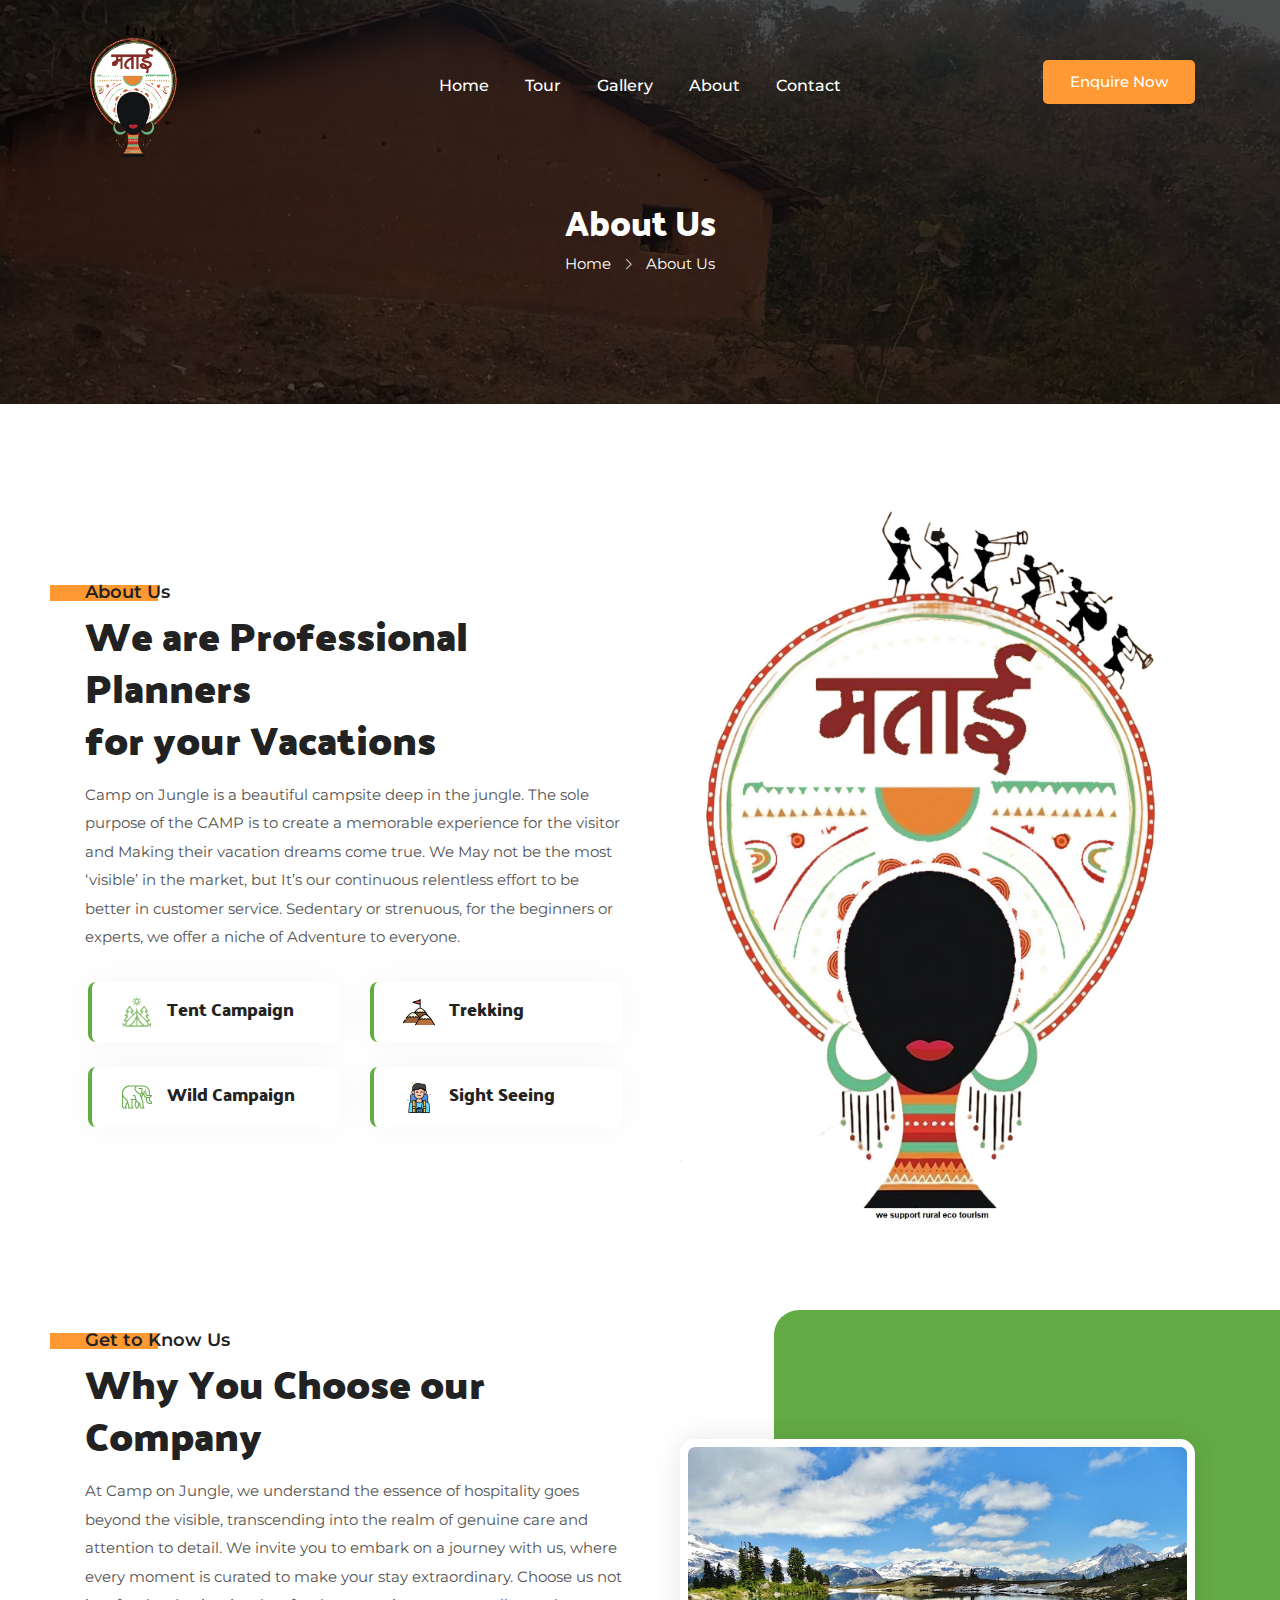
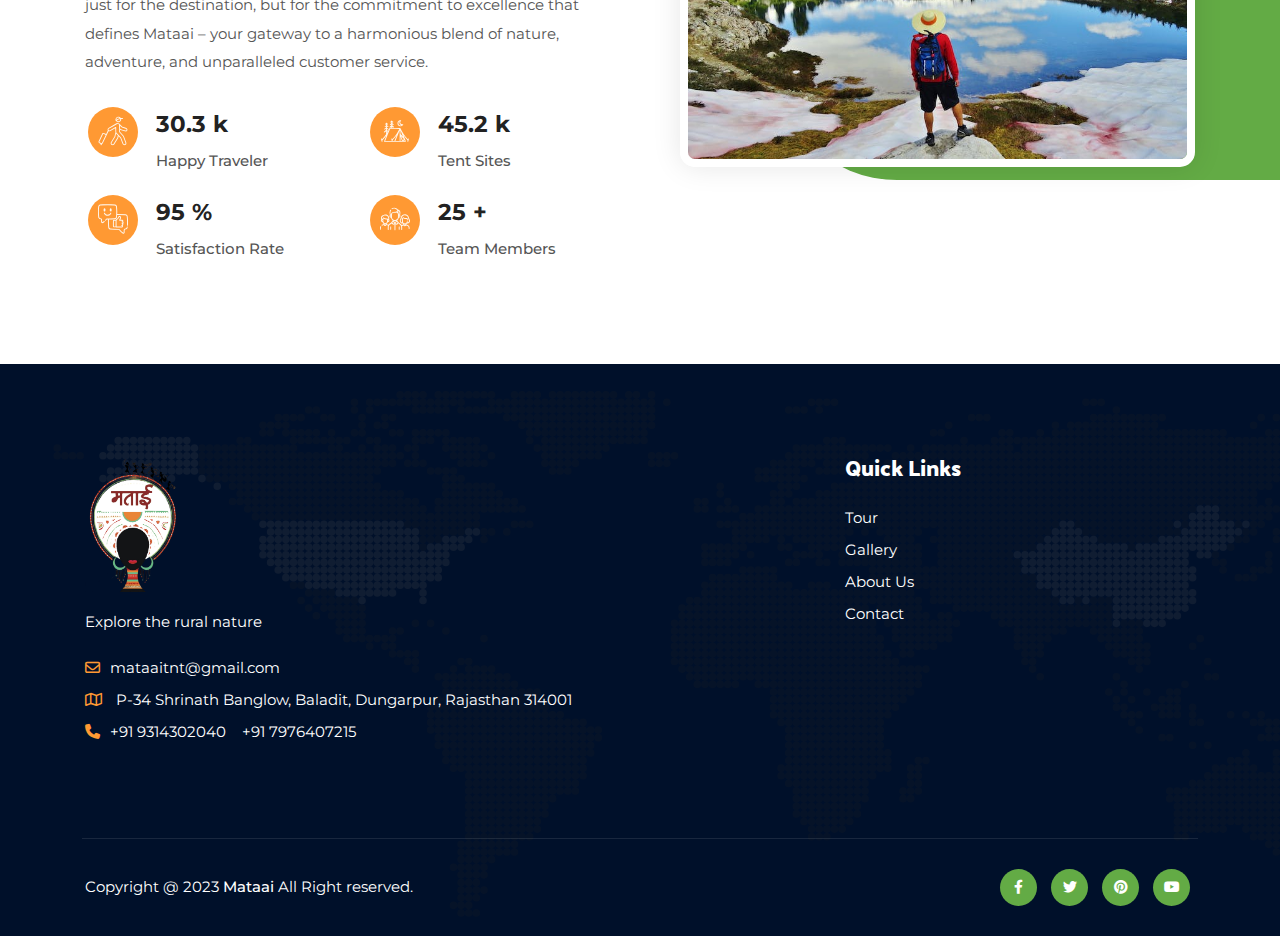
<file: about.html>
<!DOCTYPE html>
<html lang="en">
  <head>
    <meta charset="utf-8" />
    <meta http-equiv="X-UA-Compatible" content="IE=edge" />
    <meta
      name="viewport"
      content="width=device-width, initial-scale=1, shrink-to-fit=no"
    />
    <!-- SITE TITLE -->
    <title>About Us - Mataai Tour & Travel</title>
    <!-- Latest Bootstrap min CSS -->
    <link rel="stylesheet" href="assets/bootstrap/css/bootstrap.min.css" />
    <!-- Google Font -->
    <link rel="preconnect" href="https://fonts.googleapis.com/" />
    <link rel="preconnect" href="https://fonts.gstatic.com/" crossorigin />
    <link
      href="https://fonts.googleapis.com/css2?family=Dancing+Script:wght@400;500;600;700&amp;family=Montserrat:wght@400;500;600;700;800&amp;family=Palanquin+Dark:wght@400;500;600;700&amp;display=swap"
      rel="stylesheet"
    />
    <!-- Icon CSS -->
	<link rel="stylesheet" href="assets/fonts/themify-icons.css" />
	<link rel="stylesheet" href="assets/fonts/fontawesome/fontawesome.css" />
	<!--jquery-simple-mobilemenu Css-->
	<link rel="stylesheet" href="assets/css/jquery-simple-mobilemenu.css" />
	<!--Slick Css-->
	<link rel="stylesheet" href="assets/css/slick.css" />
	<!--slick theme Css-->
	<link rel="stylesheet" href="assets/css/slick-theme.css" />
	<!-- Style CSS -->
	<link rel="stylesheet" href="assets/css/style.css" />
  </head>

  <body data-spy="scroll" data-offset="80">
    <!-- START PRELOADER  -->
    <div class="preloader">
      <div class="animation-container">
        <div class="lightning-container">
          <div class="lightning white"></div>
          <div class="lightning red"></div>
        </div>
        <div class="boom-container">
          <div class="shape circle big white"></div>
          <div class="shape circle white"></div>
          <div class="shape triangle big yellow"></div>
          <div class="shape disc white"></div>
          <div class="shape triangle blue"></div>
        </div>
        <div class="boom-container second">
          <div class="shape circle big white"></div>
          <div class="shape circle white"></div>
          <div class="shape disc white"></div>
          <div class="shape triangle blue"></div>
        </div>
      </div>
    </div>
    <!--  END PRELOADER -->

    <!-- START NAVBAR -->
    <div id="navigation" class="navbar-light bg-faded site-navigation">
      <div class="container">
        <div class="row align-items-center">
          <div class="col-xl-2 col-md-3 col-sm-4 align-self-center">
            <div class="site-logo">
              <a href="index.html"><img src="assets/img/logo1.png" alt="" /></a>
            </div>
          </div>

          <div class="col-xl-8 col-md-9 col-sm-8 d-flex justify-content-center">
            <nav id="main-menu">
              <ul>
                <li><a href="index.html">Home</a></li>
                <li><a href="tour.html">Tour</a></li>
                <li><a href="gallery.html">Gallery</a></li>
                <li><a href="about.html">About</a></li>
                <li><a href="contact.html">Contact</a></li>
              </ul>
            </nav>
            <div id="mobile_menu"></div>
          </div>

          <div class="col-xl-2 d-none d-xl-block text-end align-self-center">
            <a href="contact.html#contact-form" class="btn_yellow"
              >Enquire Now</a
            >
          </div>

          <ul class="mobile_menu">
            <li><a href="index.html">Home</a></li>
            <li><a href="tour.html">Tour</a></li>
            <li><a href="gallery.html">Gallery</a></li>
            <li><a href="about.html">About</a></li>
            <li><a href="contact.html">Contact</a></li>
          </ul>
        </div>
      </div>
    </div>
    <!-- END NAVBAR -->

    <!-- START TITLE TOP -->
    <section
      class="page_banner"
      style="
        background-image: url(assets/img/bg/section-bg.jpg);
        background-size: cover;
        background-position: center center;
      "
    >
      <div class="banner_overlay">
        <div class="container">
          <div class="row">
            <div class="col-md-12 text-center">
              <h1 class="section-blog-title">About Us</h1>
              <ul>
                <li><a href="#">Home</a></li>
                <li><i class="ti-angle-right"></i> About Us</li>
              </ul>
            </div>
          </div>
        </div>
      </div>
    </section>
    <!-- END TITLE TOP -->

    <!-- START About US -->
    <section class="about section-padding">
      <div class="container">
        <div class="row">
          <div class="col-xl-6 col-lg-12 col-md-12 col-12 align-self-center">
            <div class="section-title text-left about_title">
              <span>About Us</span>
              <h2>
                We are Professional Planners <br />
                for your Vacations
              </h2>
            </div>
            <p>
              Camp on Jungle is a beautiful campsite deep in the jungle. The
              sole purpose of the CAMP is to create a memorable experience for
              the visitor and Making their vacation dreams come true. We May not
              be the most ‘visible’ in the market, but It’s our continuous
              relentless effort to be better in customer service. Sedentary or
              strenuous, for the beginners or experts, we offer a niche of
              Adventure to everyone.
            </p>
            <div class="afeature pt15">
              <div class="row">
                <div class="col-md-6">
                  <div class="single_afeature">
                    <img
                      src="assets/img/icons/camping.svg"
                      alt="tent campaing"
                    />
                    <h4>Tent Campaign</h4>
                  </div>
                </div>

                <div class="col-md-6">
                  <div class="single_afeature">
                    <img src="assets/img/icons/trek.svg" alt="Trekking" />
                    <h4>Trekking</h4>
                  </div>
                </div>

                <div class="col-md-6">
                  <div class="single_afeature">
                    <img
                      src="assets/img/icons/elephant.svg"
                      alt="Wild Campaign"
                    />
                    <h4>Wild Campaign</h4>
                  </div>
                </div>

                <div class="col-md-6">
                  <div class="single_afeature">
                    <img src="assets/img/icons/man.svg" alt="Sight Seeing" />
                    <h4>Sight Seeing</h4>
                  </div>
                </div>
              </div>
            </div>
          </div>

          <div class="col-xl-6 col-lg-12 col-md-12 col-12">
            <div class="about_img">
              <img src="assets/img/about.jpg" alt="" />
            </div>

          </div>
        </div>
      </div>
    </section>
    <!-- END About US -->

    <!-- START WHY CHOOSE US -->
    <section class="why_choose pb_130">
      <div class="container">
        <div class="row">
          <div class="col-xl-6 col-lg-6 col-md-12 col-12 align-self-center">
            <div class="section-title text-left about_title">
              <span>Get to Know Us</span>
              <h2>
                Why You Choose our<br />
                Company
              </h2>
            </div>
            <p>
              At Camp on Jungle, we understand the essence of hospitality goes
              beyond the visible, transcending into the realm of genuine care
              and attention to detail. We invite you to embark on a journey with
              us, where every moment is curated to make your stay extraordinary.
              Choose us not just for the destination, but for the commitment to
              excellence that defines Mataai – your gateway to a harmonious
              blend of nature, adventure, and unparalleled customer service.
            </p>

            <div class="counter">
              <div class="row">
                <div class="col-xl-6 col-lg-6 col-md-6 col-12">
                  <div class="single_counter">
                    <span class="scicon">
                      <svg
                        fill-rule="evenodd"
                        clip-rule="evenodd"
                        image-rendering="optimizeQuality"
                        shape-rendering="geometricPrecision"
                        text-rendering="geometricPrecision"
                        viewBox="0 0 512 512"
                        xmlns="http://www.w3.org/2000/svg"
                      >
                        <path
                          d="M340.5 12.5c21.098-1.945 37.765 5.555 50 22.5a167.305 167.305 0 0132 1c3.712 2.513 4.878 6.013 3.5 10.5-.5 1.833-1.667 3-3.5 3.5a586.185 586.185 0 00-27 0c1.894 21.543-6.106 38.21-24 50-25.228 11.276-46.228 6.109-63-15.5-7.099-1.832-10.599-6.498-10.5-14-1.643-31.087 12.524-50.42 42.5-58zm1 15c11.768-1.311 22.101 1.856 31 9.5-21.462 4.817-41.295 13.317-59.5 25.5 1.61-18.108 11.11-29.775 28.5-35zm36 24c4.237 19.028-3.096 31.861-22 38.5-14.569 2.544-25.902-2.29-34-14.5 17.157-11.712 35.823-19.712 56-24z"
                          opacity=".926"
                        />
                        <path
                          d="M326.5 119.5c12.932-2.016 24.599.817 35 8.5l55 57a4997.744 4997.744 0 0167 19c15.582 7.665 21.749 20.165 18.5 37.5-4.928 14.145-14.928 21.812-30 23a1330.03 1330.03 0 01-88.5-23.5l-7.5-7.5a306.347 306.347 0 000 35l57 63a78.664 78.664 0 019 12 11129.908 11129.908 0 0142 111c3.674 20.154-3.826 34.321-22.5 42.5-20.336 4.415-34.836-2.752-43.5-21.5a8658.992 8658.992 0 00-37-98l-29-31a567.366 567.366 0 01-9 32 8735.13 8735.13 0 00-66 107c-10.385 11.807-23.218 15.64-38.5 11.5-19.718-9.274-26.551-24.441-20.5-45.5a8065.117 8065.117 0 0163-103 1882.936 1882.936 0 0116.5-65.5 1731.565 1731.565 0 01-3-74.5 5962.739 5962.739 0 01-90 51.5c-8.185 2.301-16.185 1.801-24-1.5A15342.58 15342.58 0 0080 469.5c-3.572 5.058-8.405 8.391-14.5 10 3.804 10.394.304 16.727-10.5 19-9.805-1.482-13.805-7.149-12-17a17.833 17.833 0 014.5-5.5 314.796 314.796 0 00-30-15c-8.406-6.55-11.24-15.05-8.5-25.5a13283.11 13283.11 0 0166-139c6.122-6.485 13.622-8.985 22.5-7.5a576.545 576.545 0 0141 19.5 1200.893 1200.893 0 0028.5-59c-2.063-6.065-3.229-12.399-3.5-19-.364-12.107 4.636-21.274 15-27.5l128-74a269.716 269.716 0 0120-9.5zm2 15c14.339-2.416 24.505 2.918 30.5 16a3973.378 3973.378 0 012 124l67 75a3400.044 3400.044 0 0142.5 115c-4.199 17.433-14.532 22.599-31 15.5l-4.5-4.5-42-108-80-86a40.23 40.23 0 01-2-11l-1-80c-3.719-3.402-7.886-3.902-12.5-1.5a7235.962 7235.962 0 01-99 57c-9.264 1.618-15.764-1.882-19.5-10.5-1.589-6.7-.089-12.534 4.5-17.5 48.396-27.86 96.729-55.694 145-83.5zm47 30a1556.246 1556.246 0 0033 33.5 4604.81 4604.81 0 0173 22c6.543 6.598 7.709 14.098 3.5 22.5-3.469 3.902-7.802 6.235-13 7a2862.28 2862.28 0 01-80.5-21.5L376 212.5c-.5-15.997-.667-31.997-.5-48zm-67 135a9452.18 9452.18 0 0131 34 1505.036 1505.036 0 01-9.5 37l-64 104c-7.576 9.658-16.742 11.492-27.5 5.5-7.243-6.059-9.41-13.559-6.5-22.5l63-103a3302.933 3302.933 0 0013.5-55zm-218 4a283.896 283.896 0 0136 15.5c3.625 2.206 4.792 5.373 3.5 9.5a12092.033 12092.033 0 00-63 133c-1.47 1.652-3.303 2.652-5.5 3a873.007 873.007 0 01-36-16.5c-1.847-2.579-2.347-5.412-1.5-8.5l62-132c1.397-1.57 2.897-2.904 4.5-4z"
                          opacity=".922"
                        />
                      </svg>
                    </span>
                    <div class="sc_content">
                      <h3><span class="counter_num">30.3</span> k</h3>
                      <p>Happy Traveler</p>
                    </div>
                  </div>
                </div>

                <div class="col-xl-6 col-lg-6 col-md-6 col-12">
                  <div class="single_counter">
                    <span class="scicon">
                      <svg
                        fill-rule="evenodd"
                        clip-rule="evenodd"
                        image-rendering="optimizeQuality"
                        shape-rendering="geometricPrecision"
                        text-rendering="geometricPrecision"
                        viewBox="0 0 512 512"
                        xmlns="http://www.w3.org/2000/svg"
                      >
                        <path
                          d="M340.5 70.5c5.676-.166 11.343 0 17 .5 3.906 2.79 4.74 6.29 2.5 10.5-16.126 13.774-18.792 29.774-8 48 6.638 7.902 15.138 11.902 25.5 12a71.357 71.357 0 0116-.5c3.82 3.955 3.987 8.122.5 12.5-18.312 22.133-40.812 27.633-67.5 16.5-21.588-12.678-30.755-31.512-27.5-56.5 4.898-23.063 18.731-37.396 41.5-43zm-8 19a2.427 2.427 0 012 .5c-9.328 26.662-1.995 47.328 22 62l12 4c-19.012 8.264-35.179 4.43-48.5-11.5-11.404-22.04-7.238-40.373 12.5-55z"
                          opacity=".926"
                        />
                        <path
                          d="M197.5 78.5a32.438 32.438 0 018 .5c6.258 7.928 13.425 14.762 21.5 20.5 1.888 8.779-1.612 12.279-10.5 10.5a28.415 28.415 0 01-7.5-4.5 64.218 64.218 0 000 16c6.417 8.747 14.417 15.747 24 21 2.023 7.626-.81 11.459-8.5 11.5a44.271 44.271 0 01-15-9.5 33.225 33.225 0 00-.5 14c7.898 10.705 17.731 19.205 29.5 25.5 4.223 8.756 1.556 13.089-8 13a78.81 78.81 0 01-21.5-14.5c-.915 6.444-.581 12.777 1 19l1.5 1.5c45.059.015 90.059.682 135 2 32.577 71.201 75.41 135.367 128.5 192.5.412-4.852 2.246-9.019 5.5-12.5 8.833-1.833 12.333 1.667 10.5 10.5a2019.446 2019.446 0 01-8 39c-1.829 5.658-5.663 7.492-11.5 5.5-2.371-1.743-3.705-4.077-4-7a79.167 79.167 0 002.5-17.5 737.127 737.127 0 01-69-85 3124.4 3124.4 0 0040 100c1.892 5.542.059 9.042-5.5 10.5-120.333.667-240.667.667-361 0-3.795-.795-5.795-3.128-6-7a6567.057 6567.057 0 0134.5-84.5c.667-3 .667-6 0-9A1153.256 1153.256 0 0139.5 417c2.39 6.625 3.224 13.458 2.5 20.5-4.041 4.813-8.375 5.146-13 1a1179.026 1179.026 0 01-10.5-47c1.532-6.544 5.532-8.711 12-6.5 3.18 3.511 5.014 7.678 5.5 12.5a728.437 728.437 0 0068-85 702.15 702.15 0 000-53c-8.475 8.812-18.308 15.645-29.5 20.5-5.977 1.168-9.31-1.332-10-7.5.534-2.114 1.534-3.948 3-5.5 14.51-7.012 26.343-17.178 35.5-30.5a90.455 90.455 0 000-19A77.83 77.83 0 0182.5 232c-6.114 1.446-9.78-.887-11-7a14.757 14.757 0 013-5.5c12.16-5.992 21.994-14.659 29.5-26a49.226 49.226 0 000-14 66.691 66.691 0 01-14.5 9.5c-9.226.946-12.226-2.887-9-11.5 9.872-4.704 17.705-11.704 23.5-21a38.064 38.064 0 00-.5-15c-4.069 3.543-8.735 5.043-14 4.5-4.587-2.763-5.754-6.597-3.5-11.5 8.265-4.764 15.098-11.097 20.5-19 2.938-1.075 5.938-1.241 9-.5 5.919 7.921 13.086 14.421 21.5 19.5 1.511 9.492-2.323 12.992-11.5 10.5a69.2 69.2 0 01-6.5-4.5c-2.695 10.191-.195 18.691 7.5 25.5a149.01 149.01 0 0016.5 11.5c2.509 9.161-.991 12.995-10.5 11.5a47.911 47.911 0 01-13.5-9.5c-.667 5-.667 10 0 15 8.508 11.18 18.842 20.18 31 27 1.522 9.481-2.312 12.981-11.5 10.5a69.242 69.242 0 01-19.5-14.5c-.667 6-.667 12 0 18a142.322 142.322 0 0019 21 430.396 430.396 0 0024-50 6.978 6.978 0 013.5-2.5 314.44 314.44 0 0025-1.5 10.756 10.756 0 012.5-3c.667-6 .667-12 0-18a93.52 93.52 0 01-19.5 14.5c-10.668 1.979-14.001-2.021-10-12 11.925-5.587 21.759-13.754 29.5-24.5.667-5 .667-10 0-15a54.742 54.742 0 01-17 10c-7.451-1.703-9.451-6.036-6-13 9.247-4.917 16.913-11.584 23-20a64.218 64.218 0 000-16c-4.095 3.969-8.929 5.469-14.5 4.5-4.033-3.168-4.867-7.001-2.5-11.5 8.646-5.149 15.813-11.815 21.5-20zm-24 141c52.338-.333 104.671 0 157 1-31.34 65.06-71.34 124.06-120 177a60.391 60.391 0 00-4-11.5c-10.18-3.66-14.346-.16-12.5 10.5a912.651 912.651 0 006.5 29c-37.327 1-74.661 1.333-112 1a27815.546 27815.546 0 0185-207zm161 30a7835.35 7835.35 0 011 177h-73c23.997-58.988 47.997-117.988 72-177zm58 104a2655.807 2655.807 0 00-42.5-45 870.065 870.065 0 010-59 6954.164 6954.164 0 0142.5 104zm-274-93c3.969 3.325 7.969 6.659 12 10a136.77 136.77 0 01-11.5 19c-.5-9.661-.666-19.328-.5-29zm166 69a8605.227 8605.227 0 01-39 97h-30a141.42 141.42 0 00-1.5-11c25.632-27.112 49.132-55.778 70.5-86zm78 15a2969.577 2969.577 0 0045 47.5 346.478 346.478 0 00-18.5 25.5c-8.847-24.354-17.68-48.688-26.5-73zm-13 10a3457.865 3457.865 0 0126 71 169.926 169.926 0 01-26 1v-72zm65 53c3.431 5.943 6.097 12.276 8 19-7.008.166-14.008 0-21-.5a192.104 192.104 0 0013-18.5z"
                          opacity=".933"
                        />
                      </svg>
                    </span>
                    <div class="sc_content">
                      <h3><span class="counter_num">45.2</span> k</h3>
                      <p>Tent Sites</p>
                    </div>
                  </div>
                </div>

                <div class="col-xl-6 col-lg-6 col-md-6 col-12">
                  <div class="single_counter">
                    <span class="scicon">
                      <svg
                        fill-rule="evenodd"
                        clip-rule="evenodd"
                        image-rendering="optimizeQuality"
                        shape-rendering="geometricPrecision"
                        text-rendering="geometricPrecision"
                        viewBox="0 0 512 512"
                        xmlns="http://www.w3.org/2000/svg"
                      >
                        <path
                          d="M511.5 265.5v81a339.84 339.84 0 01-2.5 20c-4.667 5.333-9.333 5.333-14 0-.008-20.327.158-40.66.5-61a651.55 651.55 0 00-5.5-96c-4.009-10.262-11.509-16.095-22.5-17.5a1945.01 1945.01 0 00-141-4.5 327.774 327.774 0 01-4.5 44c-6.468 17.324-18.968 26.49-37.5 27.5a3696.398 3696.398 0 01-97.5 4.5 878.439 878.439 0 004 134c2.109 10.751 8.276 17.917 18.5 21.5a709.987 709.987 0 0042 3 8668.044 8668.044 0 01109 4 37.02 37.02 0 0110.5 7.5c16.549 23.055 36.716 42.055 60.5 57 3.074.05 5.241-1.283 6.5-4l1-43c1.336-10.339 6.836-17.506 16.5-21.5a90.871 90.871 0 0117-3c13.699-5.869 20.532-16.369 20.5-31.5 4.958-4.215 9.625-3.881 14 1-.044 30.209-15.211 46.375-45.5 48.5-3.665 1.668-5.832 4.501-6.5 8.5l-1 45c-5.078 13.043-14.578 18.209-28.5 15.5-26.258-15.918-48.424-36.418-66.5-61.5a11.532 11.532 0 00-4.5-3.5 3055.547 3055.547 0 01-137-5c-23.963-.882-38.13-13.049-42.5-36.5a1009.827 1009.827 0 01-4.5-136c-6.675-.166-13.342 0-20 .5-5.99 6.96-11.99 13.96-18 21-10.5 2.833-14.333-1-11.5-11.5a685.142 685.142 0 0015.5-19.5c3.218-2.777 6.885-4.777 11-6a2933.871 2933.871 0 00136-5c11.698-.603 19.532-6.436 23.5-17.5 7.322-61.004 7.322-122.004 0-183-4.537-12.846-13.703-19.013-27.5-18.5a1836.22 1836.22 0 00-241 1C24.957 29.564 18.457 39.064 19 53.5c-5.55 56.29-5.216 112.623 1 169 2.323 9.656 8.157 16.156 17.5 19.5 15.177-.786 25.677 5.714 31.5 19.5l1 43c2.038 6.443 5.871 7.943 11.5 4.5l21-17c9.001-1.329 12.501 2.504 10.5 11.5A257.719 257.719 0 0186.5 325c-13.06 4.647-23.226 1.147-30.5-10.5a43.08 43.08 0 01-2-9 463.4 463.4 0 00-2-42 11.532 11.532 0 00-4.5-3.5c-16.407-.45-29.24-7.283-38.5-20.5a49.735 49.735 0 01-5-15 2400.428 2400.428 0 01-4.5-50v-82a3864.625 3864.625 0 014.5-50C7.1 26.065 16.6 15.232 32.5 10a511.242 511.242 0 0152-4c69.059-2.7 138.059-1.7 207 3 16.757 3.758 27.257 13.924 31.5 30.5a789.5 789.5 0 014.5 132 2095.542 2095.542 0 01142 4.5c17.361 2.091 29.195 11.257 35.5 27.5a654.78 654.78 0 016.5 62z"
                          opacity=".933"
                        />
                        <path
                          d="M106.5 73.5c9.89-.802 16.39 3.531 19.5 13 3.965 12.424 2.965 24.424-3 36-7.281 8.951-14.948 9.285-23 1-8.263-14.808-8.263-29.475 0-44a53.848 53.848 0 016.5-6z"
                          opacity=".946"
                        />
                        <path
                          d="M211.5 73.5c8.698-1.236 14.865 2.097 18.5 10 5.166 13.33 4.5 26.33-2 39-8.417 9.531-16.417 9.198-24-1-6.251-14.156-5.917-28.156 1-42a53.848 53.848 0 016.5-6z"
                          opacity=".945"
                        />
                        <path
                          d="M105.5 148.5c3.149-.289 6.149.211 9 1.5 17.57 33.779 43.57 42.446 78 26 8.445-6.066 14.612-13.899 18.5-23.5 3.509-4.113 7.676-4.946 12.5-2.5 1.797 1.594 2.797 3.594 3 6-9.156 24.766-26.823 39.433-53 44-32.804 2.852-56.637-10.314-71.5-39.5-1.407-4.857-.24-8.857 3.5-12z"
                          opacity=".918"
                        />
                        <path
                          d="M360.5 206.5c22.775-1.39 33.942 9.276 33.5 32a277.646 277.646 0 01-12.5 29 581.022 581.022 0 0034 1.5c15.788 6.418 20.454 17.585 14 33.5 10.617 11.93 10.617 23.93 0 36 4.891 10.774 3.225 20.441-5 29 4.743 11.196 2.743 21.03-6 29.5a32.473 32.473 0 01-10 4 1979.51 1979.51 0 01-89 0 60.005 60.005 0 01-13-4.5 28.931 28.931 0 01-4 1.5 289.106 289.106 0 01-34 0c-8.277-2.941-12.777-8.775-13.5-17.5a1266.62 1266.62 0 011-99c2.369-7.036 7.202-11.203 14.5-12.5a952.725 952.725 0 0135-.5 64.256 64.256 0 018-10.5 137.243 137.243 0 0015.5-11.5 689.233 689.233 0 0017-31c4.376-3.928 9.21-6.928 14.5-9zm3 16c8.769-.96 13.769 2.873 15 11.5a595.668 595.668 0 01-16.5 36.5c-3.068 6.195-1.568 10.695 4.5 13.5l46 1c5.333 4 5.333 8 0 12-6.325-.513-9.992 2.32-11 8.5.333 2.51 1.333 4.677 3 6.5a46.225 46.225 0 0012 2c5.298 2.488 6.298 6.155 3 11a46.225 46.225 0 01-12 2c-7.038 4.186-7.705 9.186-2 15a43.385 43.385 0 018 2c4 3.667 4 7.333 0 11a61.981 61.981 0 01-13 2c-6.723 9.003-4.389 14.336 7 16 5.143 4.403 4.81 8.403-1 12-28.333.667-56.667.667-85 0a28.931 28.931 0 01-4-1.5 1700.562 1700.562 0 01-.5-101 35.145 35.145 0 015-10 354.469 354.469 0 0114.5-10.5c9.23-9.613 16.063-20.78 20.5-33.5 1.494-2.814 3.66-4.814 6.5-6zm-90 62c8.34-.166 16.673 0 25 .5l1.5 1.5c.667 31.333.667 62.667 0 94l-1.5 1.5c-8.667.667-17.333.667-26 0a9.454 9.454 0 01-1.5-2.5 2069.466 2069.466 0 010-91c.48-1.633 1.313-2.966 2.5-4z"
                          opacity=".932"
                        />
                      </svg>
                    </span>
                    <div class="sc_content">
                      <h3><span class="counter_num">95</span> %</h3>
                      <p>Satisfaction Rate</p>
                    </div>
                  </div>
                </div>

                <div class="col-xl-6 col-lg-6 col-md-6 col-12">
                  <div class="single_counter">
                    <span class="scicon">
                      <svg
                        fill-rule="evenodd"
                        clip-rule="evenodd"
                        image-rendering="optimizeQuality"
                        shape-rendering="geometricPrecision"
                        text-rendering="geometricPrecision"
                        viewBox="0 0 512 512"
                        xmlns="http://www.w3.org/2000/svg"
                      >
                        <path
                          d="M511.5 278.5v19c-8.039 24.378-25.039 36.545-51 36.5a49.519 49.519 0 01-11.5 9.5 18.453 18.453 0 00-.5 6 375.242 375.242 0 0132 12.5c22.853 16.105 30.186 37.438 22 64-5.749 2.641-9.916 1.141-12.5-4.5a207.57 207.57 0 00-2-26c-2.805-7.787-7.638-13.953-14.5-18.5a271.86 271.86 0 00-27-11.5c-8.714 13.233-20.381 16.733-35 10.5-4.19-2.69-7.524-6.19-10-10.5-8.224 3.24-16.39 6.573-24.5 10a572.094 572.094 0 011 64c-4.58 7.567-9.58 7.901-15 1l-1-53c-1.823-14.153-8.323-25.653-19.5-34.5a1728.666 1728.666 0 01-32.5-22.5l-13 18c-3.407 3.022-7.407 4.689-12 5a240.375 240.375 0 01-20.5-6 4517.653 4517.653 0 00-1.5 95c-2.584 5.641-6.751 7.141-12.5 4.5a6.978 6.978 0 01-2.5-3.5c-.5-31.998-.667-63.998-.5-96a1111.754 1111.754 0 01-22.5 6c-4.685-.676-8.685-2.676-12-6a110.318 110.318 0 00-13-16 648.462 648.462 0 00-34.5 23.5c-8.495 8.156-13.995 17.99-16.5 29.5l-1 55c-4.58 7.567-9.58 7.901-15 1-.667-19-.667-38 0-57a44.818 44.818 0 013.5-13.5l-1-1.5a987.545 987.545 0 01-23.5-9c-8.869 14.956-21.369 19.123-37.5 12.5-4.882-3.214-8.715-7.381-11.5-12.5a1484.586 1484.586 0 00-28.5 11c-6.782-1.218-9.282-5.218-7.5-12l3.5-3.5a379.878 379.878 0 0129-11c1.957-2.121 2.457-4.621 1.5-7.5-10.485-7.297-16.652-17.297-18.5-30-18.482-.314-27.648-9.648-27.5-28a42.499 42.499 0 015.5-14 418.44 418.44 0 01-4-28.5c.634-15.939 7.3-28.605 20-38 11.99-4.994 23.99-9.994 36-15 32.911-8.451 58.744 1.382 77.5 29.5 8.576 16.87 10.742 34.537 6.5 53 9.022 13.257 7.688 25.423-4 36.5a71.806 71.806 0 01-17.5 5.5c-3.023 13.023-10.023 23.357-21 31-.798 1.759-.631 3.426.5 5a536.97 536.97 0 0129 11 177.313 177.313 0 0111-11.5 1500.07 1500.07 0 0038-26.5 30.61 30.61 0 014-10l18-15a38.064 38.064 0 00.5-15c-14.126-10.568-22.959-24.568-26.5-42-21.413-4.229-29.579-16.896-24.5-38a28.224 28.224 0 014.5-7.5c-8.391-25.667-7.891-51.167 1.5-76.5a62.707 62.707 0 017.5-13c9.019-3.74 13.185-.74 12.5 9-12.367 23.265-14.867 47.599-7.5 73 1.644.214 3.144-.12 4.5-1 1.468-23.796 13.634-38.963 36.5-45.5l47-1c4.095-4.382 9.095-7.215 15-8.5 4.991.816 9.157 3.149 12.5 7-.853-28.193-15.019-45.694-42.5-52.5-11.179-2.32-22.179-1.654-33 2a286.235 286.235 0 00-18 8.5c-6.782-1.218-9.282-5.218-7.5-12 13.301-10.88 28.635-16.213 46-16 26.274.217 46.774 11.05 61.5 32.5 31.743 7.622 46.243 27.789 43.5 60.5a2234.593 2234.593 0 00-4.5 33c1.461 4.275 2.961 8.609 4.5 13 2.005 15.833-4.495 26.333-19.5 31.5-2.31.497-4.643.663-7 .5-2.852 17.706-11.352 32.04-25.5 43-.667 5-.667 10 0 15a216.061 216.061 0 0119 16 81.699 81.699 0 013.5 9.5 994.612 994.612 0 0135 24c6.599 5.761 12.266 12.261 17 19.5a1446.468 1446.468 0 0128-11.5c1.091-2.064 1.258-4.231.5-6.5-4.079-2.075-7.579-4.908-10.5-8.5-34.939-1.6-51.773-19.767-50.5-54.5a263.928 263.928 0 0114-35c7.779-45.459 34.612-67.959 80.5-67.5 36.978 6.98 58.478 29.146 64.5 66.5a795.719 795.719 0 0114.5 35zm-199-164c15.796 8.596 22.296 21.929 19.5 40a523.84 523.84 0 00-3.5 27 9.108 9.108 0 01-5-1c-.965-12.394-4.632-23.894-11-34.5 2.644-10.512 2.644-21.012 0-31.5zm-28 29c11.511 6.32 18.678 15.987 21.5 29a870.065 870.065 0 010 59c-5.167 22.5-19 36.333-41.5 41.5-28.318 2.595-47.818-9.239-58.5-35.5a79.066 79.066 0 01-2-10 675.912 675.912 0 010-52c2.554-12.22 9.721-20.387 21.5-24.5l49-1c4.028-1.212 7.362-3.379 10-6.5zm134 49c36.211.704 57.044 19.037 62.5 55a716.57 716.57 0 0114 33c2.576 18.085-4.757 30.085-22 36l-1.5-1c1.851-5.197 2.351-10.53 1.5-16-4.667-5.333-9.333-5.333-14 0-5.677 28.045-22.177 38.211-49.5 30.5-9.205-4.872-15.038-12.372-17.5-22.5-.667-17-.667-34 0-51 .675-5.012 2.675-9.345 6-13 8.676 5.671 18.176 9.171 28.5 10.5 10.661.5 21.328.667 32 .5-.166 7.008 0 14.008.5 21 2.513 3.712 6.013 4.878 10.5 3.5 1.833-.5 3-1.667 3.5-3.5.667-9.333.667-18.667 0-28-3.398-6.618-8.898-9.451-16.5-8.5a350.196 350.196 0 01-34-2c-7.567-2.115-14.234-5.782-20-11-8.348-2.993-14.515-.493-18.5 7.5a57.554 57.554 0 00-8 21c-.667 18-.667 36 0 54a168.167 168.167 0 011.5 8c-12.582-2.748-20.416-10.415-23.5-23-.667-4-.667-8 0-12a629.991 629.991 0 0113-31c1.83-17.529 8.996-32.362 21.5-44.5 8.985-6.997 18.985-11.497 30-13.5zm-329 3c38.001 3.336 55.334 24.003 52 62h-6c-.357-5.198-3.024-8.698-8-10.5a237.956 237.956 0 01-39-3c-9.057-3.028-17.39-7.361-25-13-3.795-.837-7.461-.504-11 1-6.086 7.415-9.753 15.915-11 25.5h-6a1916.288 1916.288 0 00-3-21.5c1.25-13.244 7.917-22.577 20-28a307.067 307.067 0 0026-10 306.011 306.011 0 0011-2.5zm97 1c1.319 6.844 1.319 13.844 0 21-7.948-3.192-10.114-8.526-6.5-16 1.805-2.326 3.972-3.992 6.5-5zm136 0c8.781 2.178 11.615 7.512 8.5 16-2.029 3.096-4.862 4.762-8.5 5v-21zm-262 52c18.287 11.395 38.287 16.062 60 14 .167 12.338 0 24.671-.5 37-4.393 22.446-17.893 31.946-40.5 28.5-11.333-4.001-18.5-11.834-21.5-23.5-.667-16-.667-32 0-48a40.007 40.007 0 012.5-8zm-24 25h5v17c-8.587-.534-11.754-4.868-9.5-13 1.397-1.57 2.897-2.904 4.5-4zm100 0c5.625.124 8.959 2.958 10 8.5-1.028 5.527-4.361 8.36-10 8.5v-17zm95 12c15.642 5.298 31.309 5.298 47 0 1.152 2.606 1.318 5.273.5 8a776.41 776.41 0 01-23.5 12 514.077 514.077 0 00-23-11 21.127 21.127 0 01-1-9zm-11 21l26 13c1.333 3.667 1.333 7.333 0 11-6.601 2.2-13.268 4.2-20 6a172.287 172.287 0 01-16-20c3.367-3.34 6.7-6.673 10-10zm67 1c1.808-.009 3.475.491 5 1.5a39.806 39.806 0 008 7 580.056 580.056 0 00-13.5 18.5c-.804 1.304-1.971 1.971-3.5 2l-19-6c-1.159-3.622-1.325-7.289-.5-11a786.861 786.861 0 0123.5-12zm-210 37a58.153 58.153 0 0020 0c1.405 8.197-1.929 13.197-10 15-8.05-1.783-11.384-6.783-10-15zm338 4c5.531 1.266 11.031 1.266 16.5 0 2.175 10.818-1.991 15.318-12.5 13.5-3.596-3.735-4.929-8.235-4-13.5z"
                          opacity=".932"
                        />
                        <path
                          d="M-.5 436.5v-39c1.391-6.659 4.058-12.825 8-18.5 7.055-3.139 11.388-.973 13 6.5a120.372 120.372 0 00-4.5 14 506.068 506.068 0 00-2 37c-4.83 5.268-9.663 5.268-14.5 0z"
                          opacity=".942"
                        />
                        <path
                          d="M178.5 385.5a32.462 32.462 0 018 .5c1.833.5 3 1.667 3.5 3.5a552.224 552.224 0 010 47c-5.862 5.694-10.862 5.027-15-2a462.27 462.27 0 010-43c.564-2.387 1.73-4.387 3.5-6z"
                          opacity=".919"
                        />
                        <path
                          d="M323.5 385.5a32.462 32.462 0 018 .5c1.833.5 3 1.667 3.5 3.5a552.224 552.224 0 010 47c-5.954 5.672-10.954 5.005-15-2a484.008 484.008 0 010-44 27.241 27.241 0 013.5-5z"
                          opacity=".916"
                        />
                      </svg>
                    </span>
                    <div class="sc_content">
                      <h3><span class="counter_num">25</span> +</h3>
                      <p>Team Members</p>
                    </div>
                  </div>
                </div>
              </div>
            </div>
          </div>

          <div class="col-xl-6 col-lg-6 col-12 align-self-center">
            <div class="why_img">
              <img src="assets/img/why.jpg" alt="" />
            </div>
          </div>
        </div>
      </div>
    </section>
    <!-- END WHY CHOOSE US -->

    <!-- START FOOTER -->
    <div class="footer pt135">
      <div class="container">
        <div class="footer-top">
          <div class="row">
            <div class="col-xl-8 col-lg-8 col-md-6 col-12">
              <div class="footer-widget">
                <div class="foot_about_us">
                  <img src="assets/img/logo1.png" class="fot-logo" alt="" />
                  <p class="mt-3">Explore the rural nature</p>

                  <ul class="cont_info">
                    <li>
                      <i class="fa-regular fa-envelope"></i>mataaitnt@gmail.com
                    </li>
                    <li>
                      <i class="fa-regular fa-map"></i> P-34 Shrinath Banglow,
                      Baladit, Dungarpur, Rajasthan 314001
                    </li>
                    <li>
                      <i class="fa-solid fa-phone"></i>+91 9314302040 &nbsp;
                      &nbsp;+91 7976407215
                    </li>
                  </ul>
                </div>
              </div>
            </div>

            <div class="col-xl-4 col-lg-4 col-md-6 col-12">
              <div class="footer-widget">
                <h3 class="fot-title">Quick Links</h3>
                <ul>
                  <li><a href="tour.html">Tour</a></li>
                  <li><a href="gallery.html">Gallery</a></li>
                  <li><a href="about.html">About Us</a></li>
                  <li><a href="contact.html">Contact</a></li>
                </ul>
              </div>
            </div>
          </div>
        </div>

        <div class="footer-bottom">
          <div class="row">
            <div class="col-xl-6 col-md-6 col-12 align-self-center text-start">
              <p class="copyright_text">
                Copyright @ 2023 <a href="#">Mataai</a> All Right reserved.
              </p>
            </div>

            <div class="col-xl-6 col-md-6 col-12 text-end">
              <ul class="foot_social_link">
                <li>
                  <a
                    href="https://www.facebook.com/profile.php?id=61554423126883"
                    ><i class="fa-brands fa-facebook-f"></i
                  ></a>
                </li>
                <li>
                  <a href="#"><i class="fa-brands fa-twitter"></i></a>
                </li>
                <li>
                  <a href="#"><i class="fa-brands fa-pinterest"></i></a>
                </li>
                <li>
                  <a href="#"><i class="fa-brands fa-youtube"></i></a>
                </li>
              </ul>
            </div>
          </div>
        </div>
      </div>
    </div>
    <!-- END FOOTER -->
    <!-- Latest jQuery -->
	<script src="assets/js/jquery.min.js"></script>
	<!-- Latest compiled and minified Bootstrap -->
	<script src="assets/bootstrap/js/bootstrap.min.js"></script>
	<!-- jquery-simple-mobilemenu.min -->
	<script src="assets/js/jquery-simple-mobilemenu.js"></script>
	<script src="assets/js/modernizr-2.8.3.min.js"></script>
	<script src="assets/js/scrolltopcontrol.js"></script>
	<!-- slick js -->
	<script src="assets/js/slick.js"></script>
	<!-- scripts js -->
	<script src="assets/js/scripts.js"></script>
  </body>

</html>
</file>
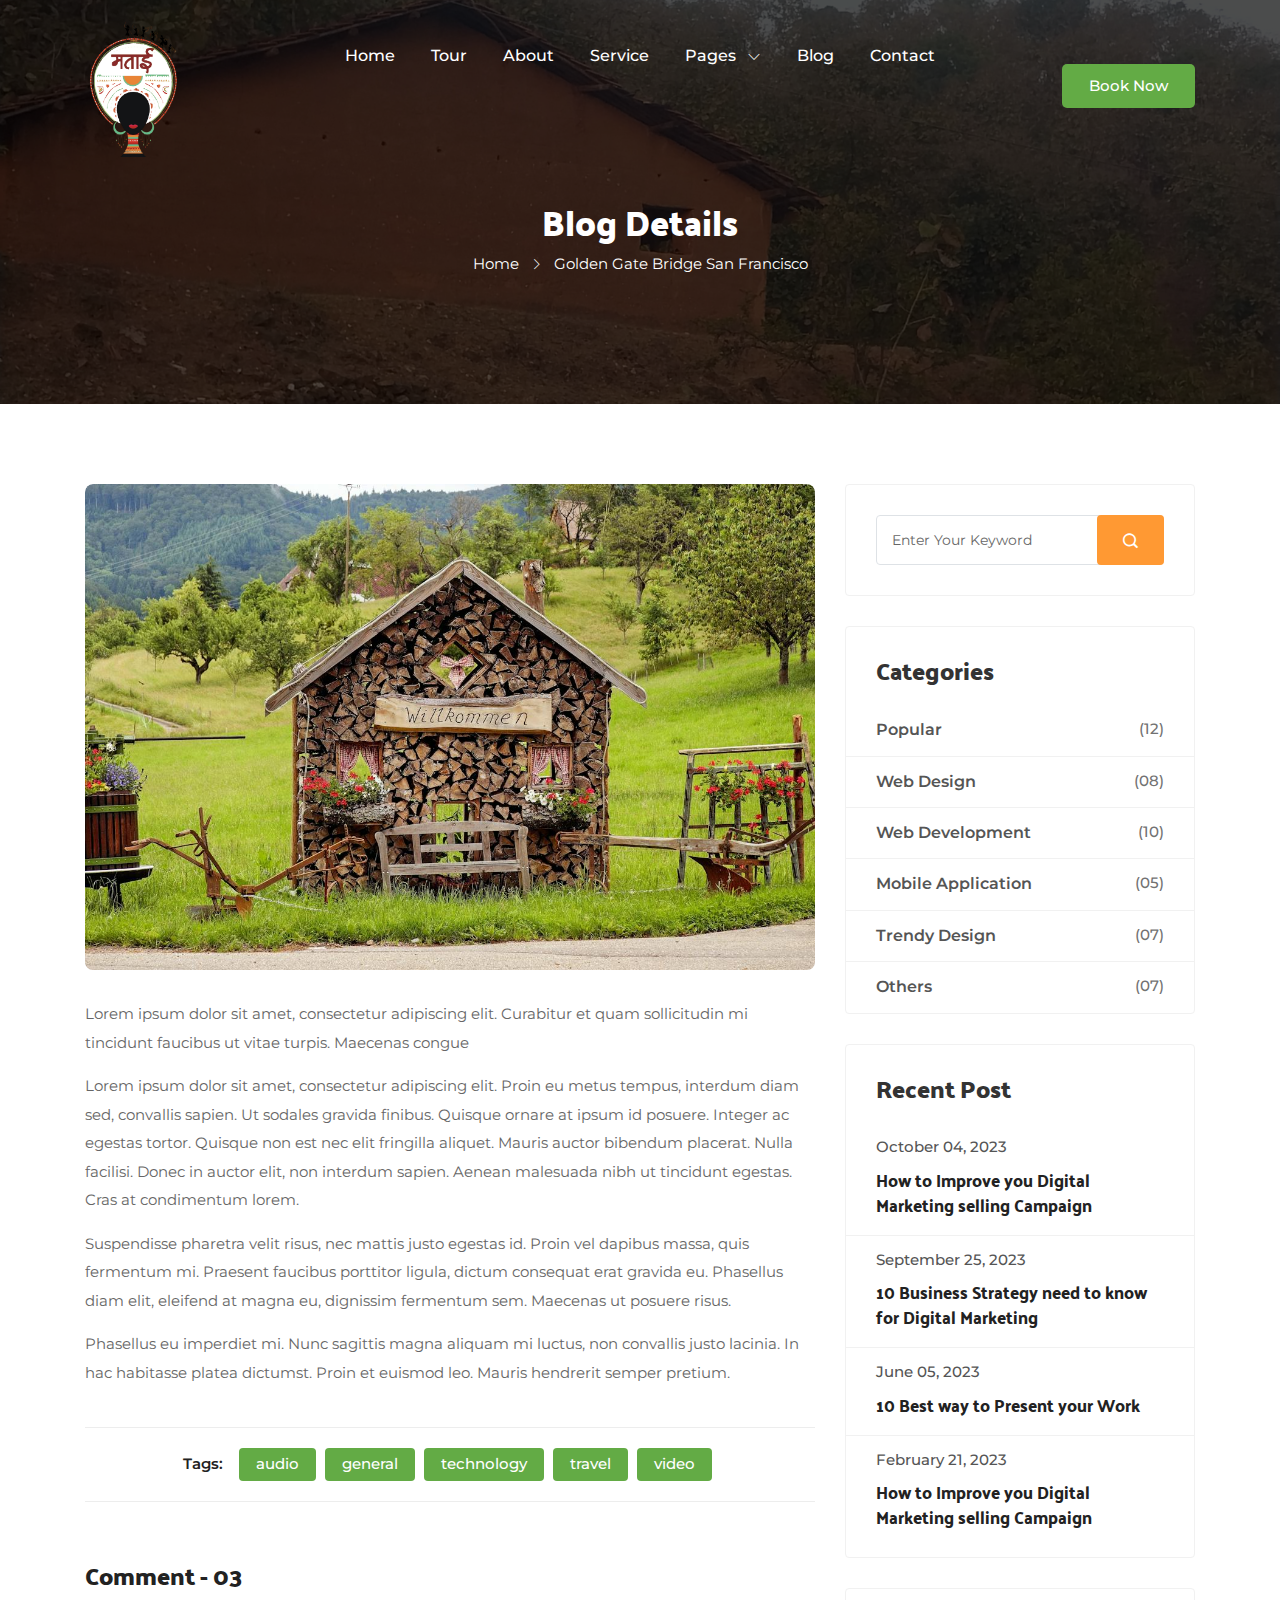
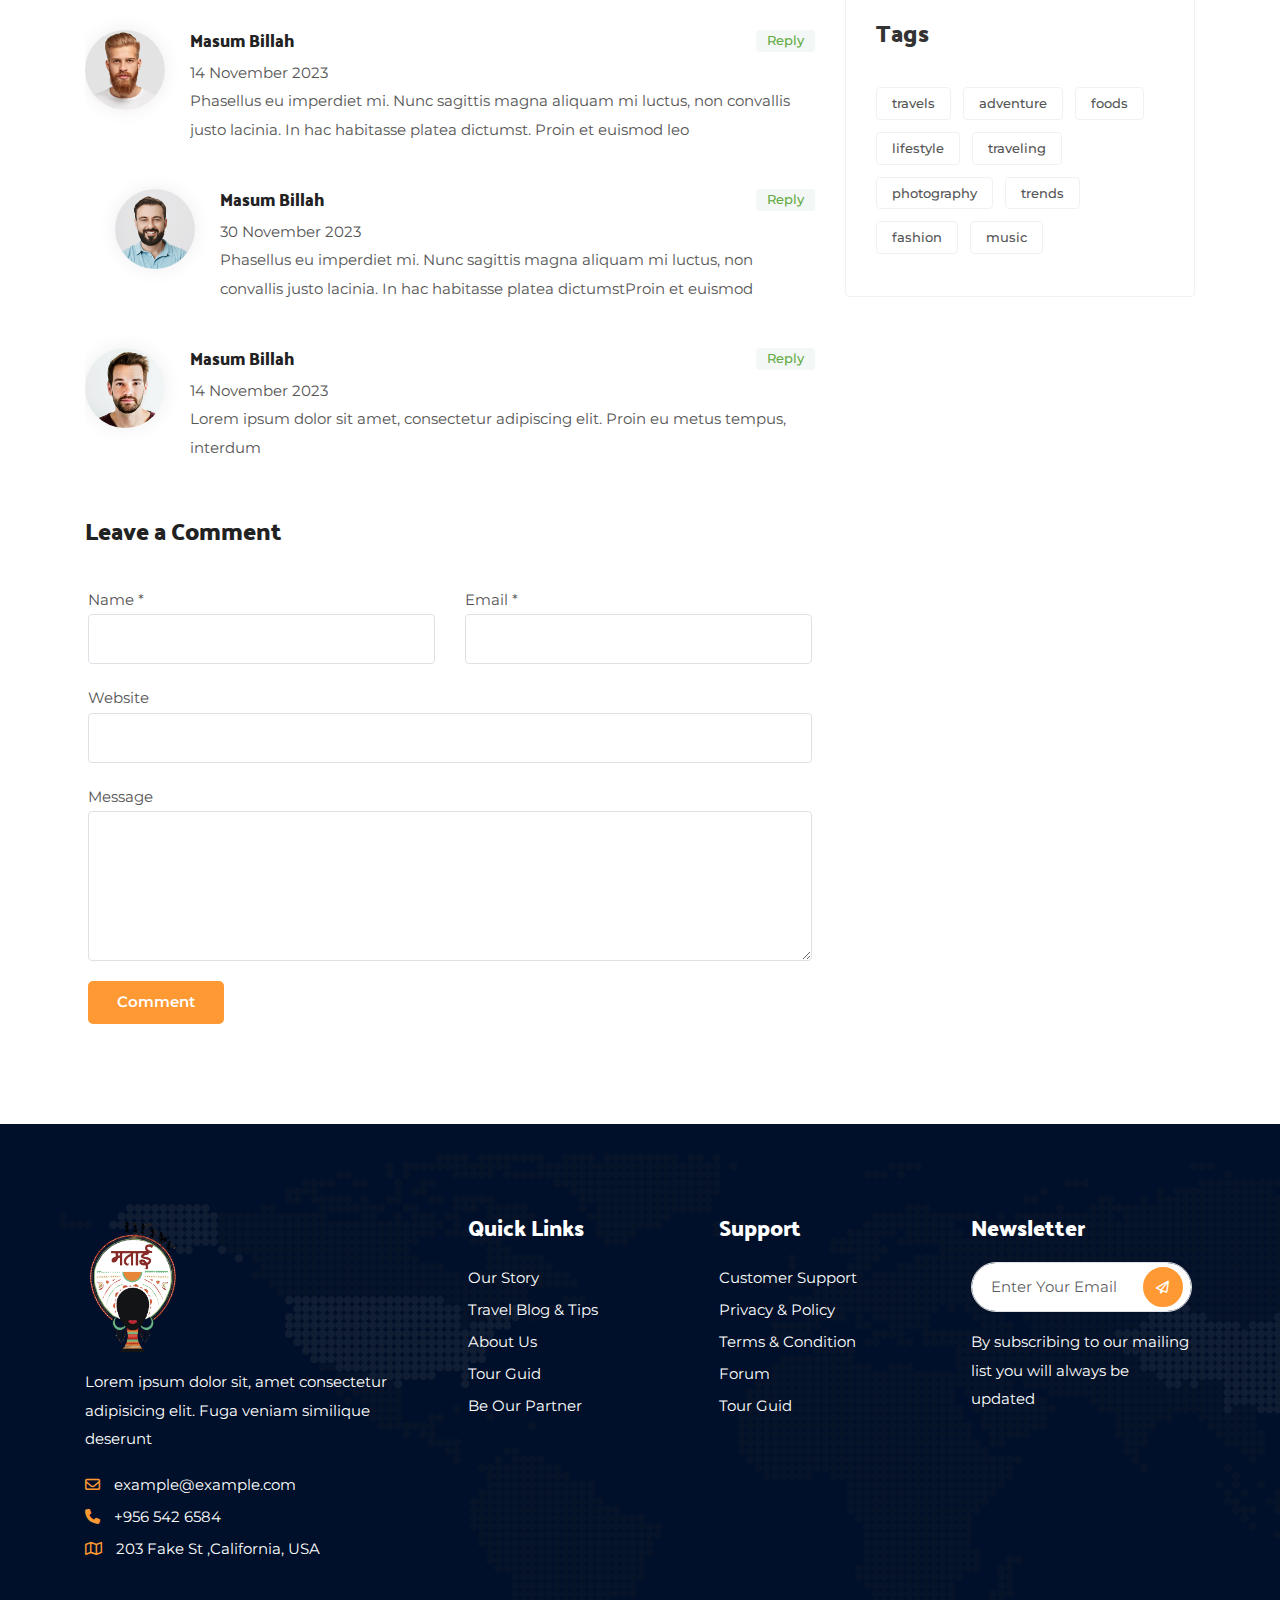
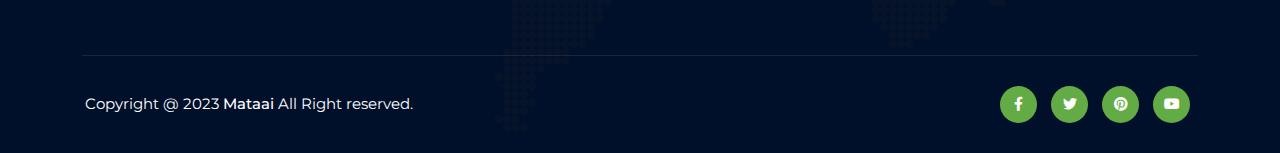
<file: blog-details.html>
<!DOCTYPE html>
<html lang="en">
  <head>
    <!-- Meta -->
    <meta charset="utf-8" />
    <meta http-equiv="X-UA-Compatible" content="IE=edge" />
    <meta
      name="viewport"
      content="width=device-width, initial-scale=1, shrink-to-fit=no"
    />
    <!-- The above 3 meta tags *must* come first in the head; any other head content must come *after* these tags -->
    <!-- SITE TITLE -->
    <title>Blog Details - Tripx</title>
    <!-- Latest Bootstrap min CSS -->
    <link rel="stylesheet" href="assets/bootstrap/css/bootstrap.min.css" />
    <!-- Google Font -->
    <link rel="preconnect" href="https://fonts.googleapis.com/" />
    <link rel="preconnect" href="https://fonts.gstatic.com/" crossorigin />
    <link
      href="https://fonts.googleapis.com/css2?family=Dancing+Script:wght@400;500;600;700&amp;family=Montserrat:wght@400;500;600;700;800&amp;family=Palanquin+Dark:wght@400;500;600;700&amp;display=swap"
      rel="stylesheet"
    />
    <!-- Icon CSS -->
    <link rel="stylesheet" href="assets/fonts/themify-icons.css" />
    <link rel="stylesheet" href="assets/fonts/icofont/icofont.css" />
    <link rel="stylesheet" href="assets/css/Pe-icon-7-stroke.css" />
    <link rel="stylesheet" href="assets/css/line-awesome.css" />
    <link rel="stylesheet" href="assets/fonts/fontawesome/fontawesome.css" />
    <!--- owl carousel Css-->
    <link rel="stylesheet" href="assets/owlcarousel/css/owl.carousel.min.css" />
    <link
      rel="stylesheet"
      href="assets/owlcarousel/css/owl.theme.default.min.css"
    />
    <!--jquery-simple-mobilemenu Css-->
    <link rel="stylesheet" href="assets/css/jquery-simple-mobilemenu.css" />
    <!--magnific-popup Css-->
    <link rel="stylesheet" href="assets/css/magnific-popup.css" />
    <!--Slick Css-->
    <link rel="stylesheet" href="assets/css/slick.css" />
    <!--slick theme Css-->
    <link rel="stylesheet" href="assets/css/slick-theme.css" />
    <!-- Style CSS -->
    <link rel="stylesheet" href="assets/css/style.css" />
  </head>

  <body data-spy="scroll" data-offset="80">
    <!-- START PRELOADER  -->
    <div class="preloader">
      <div class="animation-container">
        <div class="lightning-container">
          <div class="lightning white"></div>
          <div class="lightning red"></div>
        </div>
        <div class="boom-container">
          <div class="shape circle big white"></div>
          <div class="shape circle white"></div>
          <div class="shape triangle big yellow"></div>
          <div class="shape disc white"></div>
          <div class="shape triangle blue"></div>
        </div>
        <div class="boom-container second">
          <div class="shape circle big white"></div>
          <div class="shape circle white"></div>
          <div class="shape disc white"></div>
          <div class="shape triangle blue"></div>
        </div>
      </div>
    </div>
    <!--  END PRELOADER -->

    <!-- START NAVBAR -->
    <div id="navigation" class="navbar-light bg-faded site-navigation">
      <div class="container">
        <div class="row">
          <div class="col-xl-2 col-md-3 col-sm-4 align-self-center">
            <div class="site-logo">
              <a href="index.html"><img src="assets/img/logo1.png" alt="" /></a>
            </div>
          </div>
          <!--- END Col -->

          <div class="col-xl-8 col-md-9 col-sm-8 d-flex justify-content-center">
            <nav id="main-menu">
              <ul>
                <li><a href="index.html">Home</a></li>
                <li><a href="tour.html">Tour</a></li>
                <li><a href="about.html">About</a></li>
                <li><a href="service.html">Service</a></li>
                <li class="menu-item-has-children">
                  <a href="#">Pages</a>
                  <ul>
                    <li><a href="tour-details.html">Package Details</a></li>
                    <li><a href="blog-details.html">Blog Details</a></li>
                  </ul>
                </li>
                <li><a href="blog.html">Blog</a></li>
                <li><a href="contact.html">Contact</a></li>
              </ul>
            </nav>
            <div id="mobile_menu"></div>
          </div>
          <!--- END Col -->

          <div class="col-xl-2 d-none d-xl-block text-end align-self-center">
            <a href="#" class="btn_green">Book Now</a>
          </div>
          <!--- END Col -->

          <ul class="mobile_menu">
            <li><a href="index.html">Home</a></li>
            <li><a href="tour.html">Tour</a></li>
            <li><a href="about.html">About</a></li>
            <li><a href="service.html">Service</a></li>
            <li>
              <a href="#">Pages</a>
              <ul class="submenu">
                <li><a href="tour-details.html">Package Details</a></li>
                <li><a href="blog-details.html">Blog Details</a></li>
              </ul>
            </li>
            <li><a href="blog.html">Blog</a></li>
            <li><a href="contact.html">Contact</a></li>
          </ul>
        </div>
        <!--- END ROW -->
      </div>
      <!--- END CONTAINER -->
    </div>
    <!-- END NAVBAR -->

    <!-- START TITLE TOP -->
    <section
      class="page_banner"
      style="
        background-image: url(assets/img/bg/section-bg.jpg);
        background-size: cover;
        background-position: center center;
      "
    >
      <div class="banner_overlay">
        <div class="container">
          <div class="row">
            <div class="col-md-12 text-center">
              <h1 class="section-blog-title">Blog Details</h1>
              <ul>
                <li><a href="#">Home</a></li>
                <li>
                  <i class="ti-angle-right"></i> Golden Gate Bridge San
                  Francisco
                </li>
              </ul>
            </div>
          </div>
        </div>
      </div>
    </section>
    <!-- END TITLE TOP -->

    <!-- blog-section - start -->
    <section id="blog-section" class="blog-section blog-details clearfix">
      <div class="container">
        <div class="row justify-content-center">
          <div class="col-xl-8 col-lg-8 col-12">
            <div class="single_blog blog-details">
              <div class="blog_image">
                <img
                  class="blog-photo"
                  alt="Blog Photo"
                  src="assets/img/blog/3.jpg"
                />
              </div>

              <div class="blog-text text-left">
                <div class="entry-content">
                  <p>
                    Lorem ipsum dolor sit amet, consectetur adipiscing elit.
                    Curabitur et quam sollicitudin mi tincidunt faucibus ut
                    vitae turpis. Maecenas congue
                  </p>

                  <p>
                    Lorem ipsum dolor sit amet, consectetur adipiscing elit.
                    Proin eu metus tempus, interdum diam sed, convallis sapien.
                    Ut sodales gravida finibus. Quisque ornare at ipsum id
                    posuere. Integer ac egestas tortor. Quisque non est nec elit
                    fringilla aliquet. Mauris auctor bibendum placerat. Nulla
                    facilisi. Donec in auctor elit, non interdum sapien. Aenean
                    malesuada nibh ut tincidunt egestas. Cras at condimentum
                    lorem.
                  </p>
                  <p>
                    Suspendisse pharetra velit risus, nec mattis justo egestas
                    id. Proin vel dapibus massa, quis fermentum mi. Praesent
                    faucibus porttitor ligula, dictum consequat erat gravida eu.
                    Phasellus diam elit, eleifend at magna eu, dignissim
                    fermentum sem. Maecenas ut posuere risus.
                  </p>
                  <p>
                    Phasellus eu imperdiet mi. Nunc sagittis magna aliquam mi
                    luctus, non convallis justo lacinia. In hac habitasse platea
                    dictumst. Proin et euismod leo. Mauris hendrerit semper
                    pretium.
                  </p>

                  <div class="post_tags">
                    <span>Tags:</span>
                    <a href="#">audio</a>
                    <a href="#">general</a>
                    <a href="#">technology</a>
                    <a href="#">travel</a>
                    <a href="#">video</a>
                  </div>
                </div>
              </div>
            </div>

            <div class="comment-area">
              <h3 class="comment-title">Comment - 03</h3>
              <ul class="comment-list">
                <li>
                  <div class="author_pic">
                    <img src="assets/img/comment/1.png" alt="author pic" />
                  </div>
                  <div class="comment_text">
                    <h4 class="com-title">
                      Masum Billah
                      <span class="com_reply"><a href="#">Reply </a></span>
                    </h4>
                    <div class="date">14 November 2023</div>
                    <div class="comment-description">
                      Phasellus eu imperdiet mi. Nunc sagittis magna aliquam mi
                      luctus, non convallis justo lacinia. In hac habitasse
                      platea dictumst. Proin et euismod leo
                    </div>
                  </div>

                  <ul>
                    <li>
                      <div class="author_pic">
                        <img src="assets/img/comment/2.png" alt="author pic" />
                      </div>
                      <div class="comment_text">
                        <h4 class="com-title">
                          Masum Billah
                          <span class="com_reply"><a href="#">Reply </a></span>
                        </h4>
                        <div class="date">30 November 2023</div>
                        <div class="comment-description">
                          Phasellus eu imperdiet mi. Nunc sagittis magna aliquam
                          mi luctus, non convallis justo lacinia. In hac
                          habitasse platea dictumstProin et euismod
                        </div>
                      </div>
                    </li>
                  </ul>
                </li>

                <li>
                  <div class="author_pic">
                    <img src="assets/img/comment/3.png" alt="author pic" />
                  </div>
                  <div class="comment_text">
                    <h4 class="com-title">
                      Masum Billah
                      <span class="com_reply"><a href="#">Reply </a></span>
                    </h4>
                    <div class="date">14 November 2023</div>
                    <div class="comment-description">
                      Lorem ipsum dolor sit amet, consectetur adipiscing elit.
                      Proin eu metus tempus, interdum
                    </div>
                  </div>
                </li>
              </ul>

              <div class="comment-form">
                <h3>Leave a Comment</h3>
                <form action="#" method="post">
                  <div class="row">
                    <div class="col-md-6">
                      <label>Name *</label>
                      <input type="text" name="name" class="form-control" />
                    </div>

                    <div class="col-md-6">
                      <label>Email *</label>
                      <input type="email" name="email" class="form-control" />
                    </div>

                    <div class="col-md-12">
                      <label>Website</label>
                      <input type="url" name="website" class="form-control" />
                    </div>

                    <div class="col-md-12">
                      <label>Message</label>
                      <textarea name="comment" class="form-control"></textarea>
                    </div>

                    <div class="col-md-12">
                      <button
                        type="submit"
                        id="submitButton"
                        class="btn btn-lg btn-contact-bg"
                      >
                        Comment
                      </button>
                    </div>
                  </div>
                </form>
              </div>
            </div>
          </div>

          <div class="col-xl-4 col-lg-4 col-12">
            <aside id="sidebar-section" class="sidebar-section clearfix">
              <!-- widget_search - satrt -->
              <div class="widget widget_search">
                <div class="search_form">
                  <form action="#">
                    <input
                      type="search"
                      class="form-control"
                      placeholder="Enter Your Keyword"
                    />
                    <button type="submit" class="search-btn">
                      <i class="icofont-search-1"></i>
                    </button>
                  </form>
                </div>
              </div>
              <!-- widget_search - end -->

              <!-- widget_categories - start -->
              <div class="widget widget_categories clearfix">
                <h2 class="widget_title">Categories</h2>
                <ul class="clearfix">
                  <li><a href="#">popular</a> <span>(12)</span></li>
                  <li><a href="#">web design</a> <span>(08)</span></li>
                  <li><a href="#">web development</a> <span>(10)</span></li>
                  <li><a href="#">mobile application</a> <span>(05)</span></li>
                  <li><a href="#">trendy design</a> <span>(07)</span></li>
                  <li><a href="#">others</a> <span>(07)</span></li>
                </ul>
              </div>
              <!-- widget_categories - end -->

              <!-- widget Vinson - start -->
              <div class="widget recent_post clearfix">
                <h2 class="widget_title">Recent Post</h2>
                <ul class="clearfix">
                  <li>
                    <div class="post-date">October 04, 2023</div>
                    <h3>
                      <a href="#" class="item-title"
                        >How to Improve you Digital Marketing selling
                        Campaign</a
                      >
                    </h3>
                  </li>
                  <li>
                    <div class="post-date">September 25, 2023</div>
                    <h3>
                      <a href="#" class="item-title"
                        >10 Business Strategy need to know for Digital
                        Marketing</a
                      >
                    </h3>
                  </li>
                  <li>
                    <div class="post-date">June 05, 2023</div>
                    <h3>
                      <a href="#" class="item-title"
                        >10 Best way to Present your Work</a
                      >
                    </h3>
                  </li>
                  <li>
                    <div class="post-date">February 21, 2023</div>
                    <h3>
                      <a href="#" class="item-title"
                        >How to Improve you Digital Marketing selling
                        Campaign</a
                      >
                    </h3>
                  </li>
                </ul>
              </div>
              <!-- widget_cixposttype - end -->

              <!-- widget_tag_cloud - satrt -->
              <div class="widget widget_tag_cloud clearfix">
                <h2 class="widget_title">tags</h2>
                <a href="#">travels</a>
                <a href="#">adventure</a>
                <a href="#">foods</a>
                <a href="#">lifestyle</a>
                <a href="#">traveling</a>
                <a href="#">photography</a>
                <a href="#">trends</a>
                <a href="#">fashion</a>
                <a href="#">music</a>
              </div>
              <!-- widget_tag_cloud - end -->
            </aside>
          </div>
        </div>
      </div>
    </section>
    <!-- blog-section -->

    <!-- START FOOTER -->
    <div class="footer">
      <div class="container">
        <div class="footer-top">
          <div class="row">
            <div class="col-xl-4 col-lg-4 col-md-6 col-12">
              <div class="footer-widget">
                <div class="foot_about_us">
                  <img src="assets/img/logo1.png" class="fot-logo" alt="" />
                  <p class="mt-3">
                    Lorem ipsum dolor sit, amet consectetur adipisicing elit.
                    Fuga veniam similique deserunt
                  </p>

                  <ul class="cont_info">
                    <li>
                      <i class="fa-regular fa-envelope"></i> example@example.com
                    </li>
                    <li><i class="fa-solid fa-phone"></i> +956 542 6584</li>
                    <li>
                      <i class="fa-regular fa-map"></i> 203 Fake St ,California,
                      USA
                    </li>
                  </ul>
                </div>
              </div>
            </div>
            <!--- END COL -->

            <div class="col-xl-8 col-lg-8 col-md-12 col-12">
              <div class="row">
                <div class="col-xl-4 col-lg-4 col-md-6 col-12">
                  <div class="footer-widget">
                    <h3 class="fot-title">Quick Links</h3>
                    <ul>
                      <li><a href="#">Our Story</a></li>
                      <li><a href="#">Travel Blog & Tips</a></li>
                      <li><a href="#">About Us</a></li>
                      <li><a href="#">Tour Guid</a></li>
                      <li><a href="#">Be Our Partner</a></li>
                    </ul>
                  </div>
                </div>
                <!--- END COL -->

                <div class="col-xl-4 col-lg-4 col-md-6 col-12">
                  <div class="footer-widget">
                    <h3 class="fot-title">Support</h3>
                    <ul>
                      <li><a href="#">Customer Support</a></li>
                      <li><a href="#">Privacy & Policy</a></li>
                      <li><a href="#">Terms & Condition</a></li>
                      <li><a href="#">Forum</a></li>
                      <li><a href="#">Tour Guid</a></li>
                    </ul>
                  </div>
                </div>
                <!--- END COL -->

                <div class="col-xl-4 col-lg-4 col-md-6 col-12">
                  <div class="footer-widget">
                    <h3 class="fot-title">Newsletter</h3>
                    <form class="subscribe-form">
                      <div class="form-group">
                        <input
                          type="text"
                          class="form-control form--control"
                          name="email"
                          placeholder="Enter Your Email"
                        />
                      </div>
                      <button type="submit">
                        <i class="fa-regular fa-paper-plane"></i>
                      </button>
                    </form>
                    <p class="mt-3">
                      By subscribing to our mailing list you will always be
                      updated
                    </p>
                  </div>
                </div>
                <!--- END COL -->
              </div>
            </div>
          </div>
        </div>

        <div class="footer-bottom">
          <div class="row">
            <div class="col-xl-6 col-md-6 col-12 align-self-center text-start">
              <p class="copyright_text">
                Copyright @ 2023 <a href="#">Mataai</a> All Right reserved.
              </p>
            </div>
            <!--- END COL -->

            <div class="col-xl-6 col-md-6 col-12 text-end">
              <ul class="foot_social_link">
                <li>
                  <a href="#"><i class="fa-brands fa-facebook-f"></i></a>
                </li>
                <li>
                  <a href="#"><i class="fa-brands fa-twitter"></i></a>
                </li>
                <li>
                  <a href="#"><i class="fa-brands fa-pinterest"></i></a>
                </li>
                <li>
                  <a href="#"><i class="fa-brands fa-youtube"></i></a>
                </li>
              </ul>
            </div>
            <!--- END COL -->
          </div>
        </div>
      </div>
      <!--- END CONTAINER -->
    </div>
    <!-- END FOOTER -->

    <!-- Latest jQuery -->
    <script src="assets/js/jquery.min.js"></script>
    <!-- Latest compiled and minified Bootstrap -->
    <script src="assets/bootstrap/js/bootstrap.min.js"></script>
    <!-- imagesloaded.pkgd -->
    <script src="assets/js/imagesloaded.pkgd.min.js"></script>
    <!-- masonry -->
    <script src="assets/js/masonry.pkgd.min.js"></script>
    <!-- jquery-simple-mobilemenu.min -->
    <script src="assets/js/jquery-simple-mobilemenu.js"></script>
    <!-- modernizer JS -->
    <script src="assets/js/modernizr-2.8.3.min.js"></script>
    <!-- owl-carousel min js  -->
    <script src="assets/owlcarousel/js/owl.carousel.min.js"></script>
    <!-- waypoints -->
    <script src="assets/js/waypoints.min.js"></script>
    <!-- counterup -->
    <script src="assets/js/jquery.counterup.min.js"></script>
    <!-- magnific-popup js -->
    <script src="assets/js/jquery.magnific-popup.js"></script>
    <!-- scrolltopcontrol js -->
    <script src="assets/js/scrolltopcontrol.js"></script>
    <!-- slick js -->
    <script src="assets/js/slick.js"></script>
    <!-- scripts js -->
    <script src="assets/js/scripts.js"></script>
  </body>
</html>
</file>
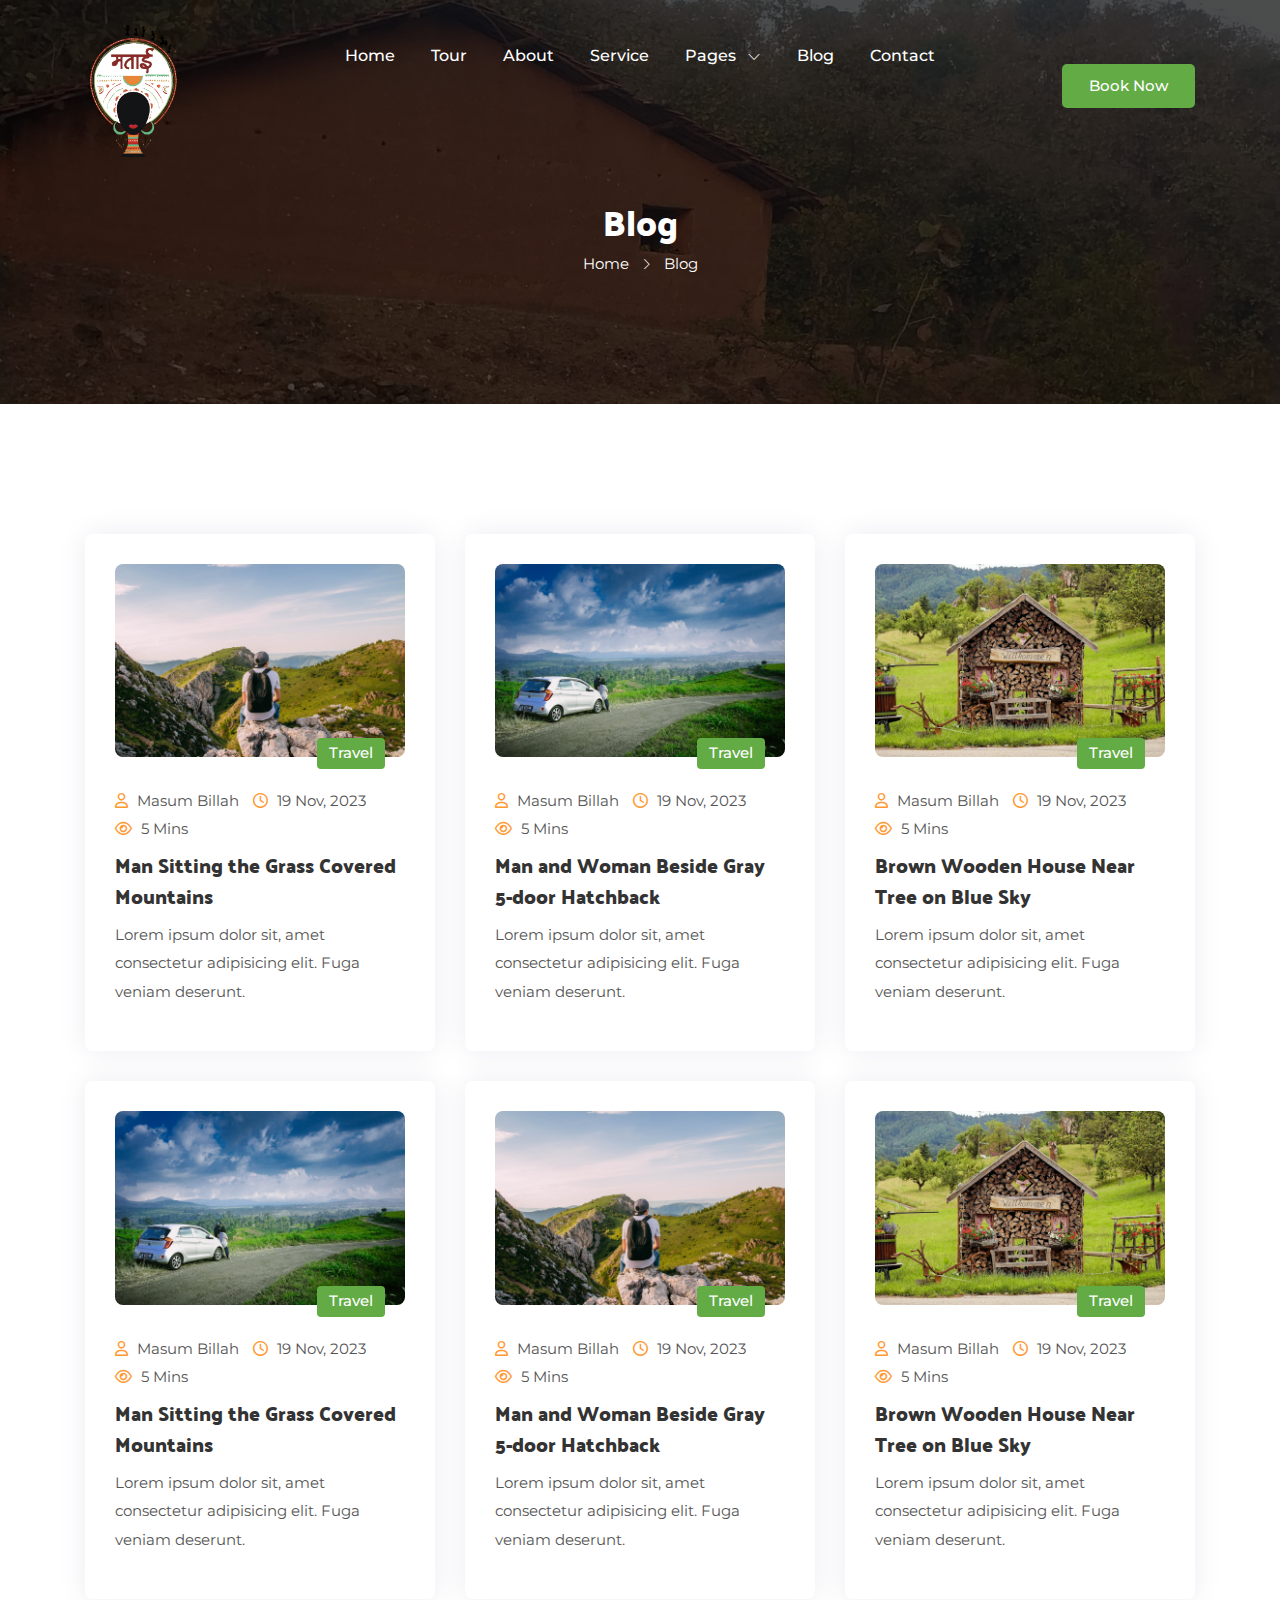
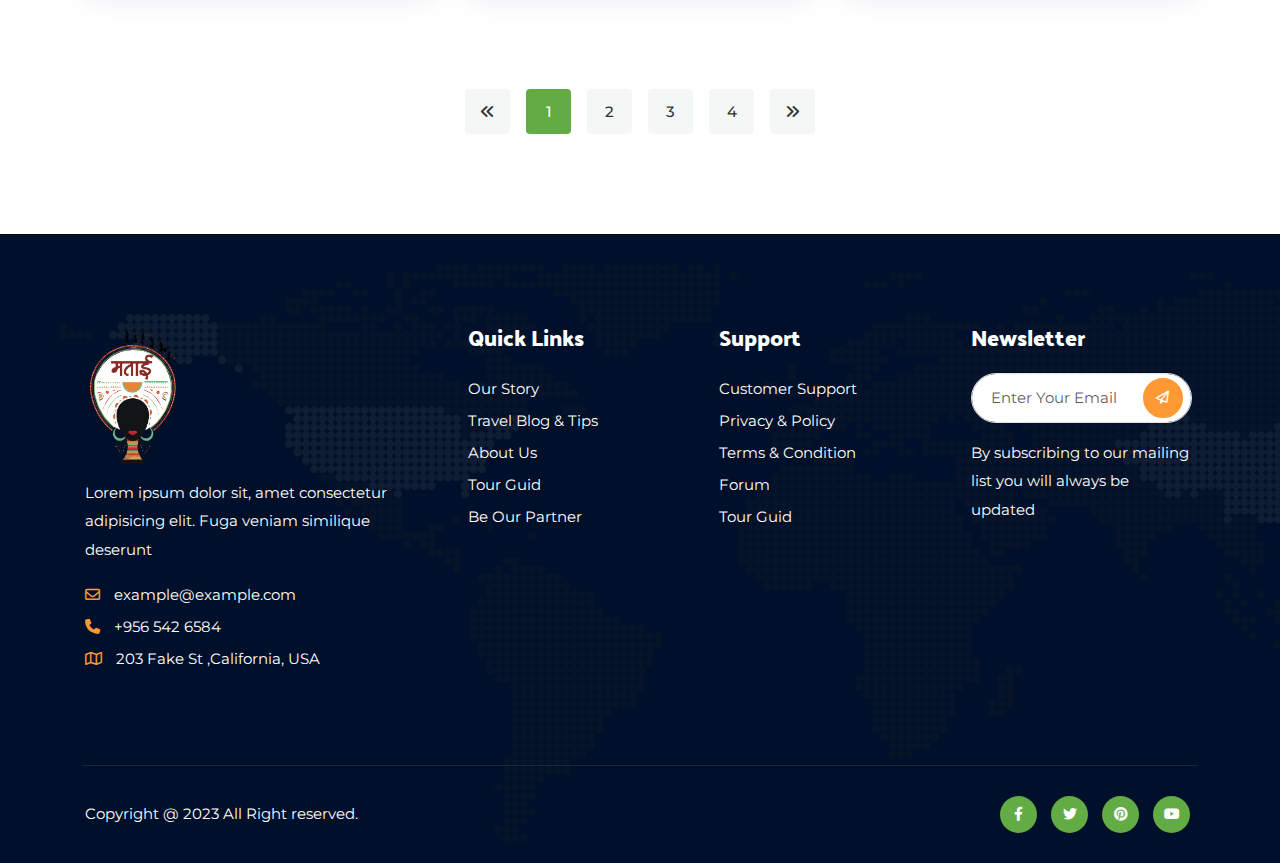
<file: blog.html>
<!DOCTYPE html>
<html lang="en">
<head>
		<!-- Meta -->
		<meta charset="utf-8">
		<meta http-equiv="X-UA-Compatible" content="IE=edge">
		<meta name="viewport" content="width=device-width, initial-scale=1, shrink-to-fit=no">
		<!-- The above 3 meta tags *must* come first in the head; any other head content must come *after* these tags -->
		<!-- SITE TITLE -->
		<title>Blog - TripX</title>			
		<!-- Latest Bootstrap min CSS -->
		<link rel="stylesheet" href="assets/bootstrap/css/bootstrap.min.css">		
		<!-- Google Font -->	
		<link rel="preconnect" href="https://fonts.googleapis.com/">
		<link rel="preconnect" href="https://fonts.gstatic.com/" crossorigin>
		<link href="https://fonts.googleapis.com/css2?family=Dancing+Script:wght@400;500;600;700&amp;family=Montserrat:wght@400;500;600;700;800&amp;family=Palanquin+Dark:wght@400;500;600;700&amp;display=swap" rel="stylesheet">				
		<!-- Icon CSS -->
		<link rel="stylesheet" href="assets/fonts/themify-icons.css">
		<link rel="stylesheet" href="assets/fonts/icofont/icofont.css">
		<link rel="stylesheet" href="assets/css/Pe-icon-7-stroke.css">
		<link rel="stylesheet" href="assets/css/line-awesome.css">
		<link rel="stylesheet" href="assets/fonts/fontawesome/fontawesome.css">
		<!--- owl carousel Css-->
		<link rel="stylesheet" href="assets/owlcarousel/css/owl.carousel.min.css">
		<link rel="stylesheet" href="assets/owlcarousel/css/owl.theme.default.min.css">	
		<!--jquery-simple-mobilemenu Css-->
        <link rel="stylesheet" href="assets/css/jquery-simple-mobilemenu.css">
		<!--magnific-popup Css-->
        <link rel="stylesheet" href="assets/css/magnific-popup.css">	
		 <!--Slick Css-->
        <link rel="stylesheet" href="assets/css/slick.css">	
		<!--slick theme Css-->
		<link rel="stylesheet" href="assets/css/slick-theme.css">					
		<!-- Style CSS -->
		<link rel="stylesheet" href="assets/css/style.css">			

	</head>
	
    <body data-spy="scroll" data-offset="80">
	
		<!-- START PRELOADER  -->	
		<div class="preloader">
			<div class="animation-container">
				<div class="lightning-container">
					<div class="lightning white"></div>
					<div class="lightning red"></div>
				</div>
				<div class="boom-container">
					<div class="shape circle big white"></div>
					<div class="shape circle white"></div>
					<div class="shape triangle big yellow"></div>
					<div class="shape disc white"></div>
					<div class="shape triangle blue"></div>
				</div>
				<div class="boom-container second">
					<div class="shape circle big white"></div>
					<div class="shape circle white"></div>
					<div class="shape disc white"></div>
					<div class="shape triangle blue"></div>
				</div>
			</div>
		</div>	
		<!--  END PRELOADER -->	

		<!-- START NAVBAR -->  
		<div id="navigation" class="navbar-light bg-faded site-navigation">
			<div class="container">
				<div class="row">
					<div class="col-xl-2 col-md-3 col-sm-4 align-self-center">
						<div class="site-logo">
							<a href="index.html"><img src="assets/img/logo1.png" alt=""></a>          				
						</div>
					</div><!--- END Col -->
					
					<div class="col-xl-8 col-md-9 col-sm-8 d-flex justify-content-center">
						<nav id="main-menu">
							<ul>
								<li><a href="index.html">Home</a></li>							  				  
								<li><a href="tour.html">Tour</a></li>
								<li><a href="about.html">About</a></li>	
								<li><a href="service.html">Service</a></li>
								<li class="menu-item-has-children"><a href="#">Pages</a>
									<ul>
										<li><a href="tour-details.html">Package Details</a></li>
										<li><a href="blog-details.html">Blog Details</a></li>									
									</ul>
								</li>							  
								<li><a href="blog.html">Blog</a></li>
								<li><a href="contact.html">Contact</a></li>
							</ul>
							
						</nav>
						<div id="mobile_menu"></div>
					
					</div><!--- END Col -->
					
					<div class="col-xl-2 d-none d-xl-block text-end align-self-center">
						<a href="#" class="btn_green">Book Now</a>
					</div><!--- END Col -->
					
					<ul class="mobile_menu">						
						<li><a href="index.html">Home</a></li>							  				  
						<li><a href="tour.html">Tour</a></li>
						<li><a href="about.html">About</a></li>	
						<li><a href="service.html">Service</a></li>
						<li><a href="#">Pages</a>
							<ul class="submenu">
								<li><a href="tour-details.html">Package Details</a></li>
								<li><a href="blog-details.html">Blog Details</a></li>									
							</ul>
						</li>							  
						<li><a href="blog.html">Blog</a></li>
						<li><a href="contact.html">Contact</a></li>
					</ul>			
				</div><!--- END ROW -->
			</div><!--- END CONTAINER -->
		</div> 	  
		<!-- END NAVBAR -->

		<!-- START TITLE TOP -->
		<section class="page_banner" style="background-image: url(assets/img/bg/section-bg.jpg);  background-size:cover; background-position: center center;">
			<div class="banner_overlay">
				<div class="container">
					<div class="row">
						<div class="col-md-12 text-center">
							<h1 class="section-blog-title">Blog</h1>
							<ul>
								<li><a href="#">Home</a></li>
								<li><i class="ti-angle-right"></i> Blog</li>
							</ul>
						</div>
					</div>
				</div>
			</div>
		</section>
		<!-- END TITLE TOP -->

		<!-- START BLOG -->
		<section id="blog" class="blog_section">						
			<div class="container">					
				<div class="row" data-aos="fade-up">	
					<div class="col-xl-4 col-lg-6 col-md-6 col-12">
						<div class="single_blog">
							<div class="blog_image">
								<img class="blog-photo" alt="Blog Photo" src="assets/img/blog/1.jpg">		
								<div class="sb_cat">
									<a href="#">Travel</a>
								</div>
							</div>
							
							<div class="post-meta">	
								<div class="sp_meta"><i class="fa-regular fa-user"></i> Masum Billah</div>
								<div class="sp_meta"><i class="fa-regular fa-clock"></i> 19 Nov, 2023</div>
								<div class="sp_meta"><i class="fa-regular fa-eye"></i> 5 Mins</div>
							</div>

							<div class="blog-text">	
								<h4><a href="blog-details.html">Man Sitting the Grass Covered Mountains</a></h4>										
								<p>
									Lorem ipsum dolor sit, amet consectetur adipisicing elit. Fuga veniam deserunt.
								</p>								
							</div>																					
						</div>
					</div><!--- END Col -->						
					
					<div class="col-xl-4 col-lg-6 col-md-6 col-12">
						<div class="single_blog">
							<div class="blog_image">
								<img class="blog-photo" alt="Blog Photo" src="assets/img/blog/2.jpg">		
								<div class="sb_cat">
									<a href="#">Travel</a>
								</div>
							</div>
							
							<div class="post-meta">	
								<div class="sp_meta"><i class="fa-regular fa-user"></i> Masum Billah</div>
								<div class="sp_meta"><i class="fa-regular fa-clock"></i> 19 Nov, 2023</div>
								<div class="sp_meta"><i class="fa-regular fa-eye"></i> 5 Mins</div>
							</div>

							<div class="blog-text">	
								<h4><a href="blog-details.html">Man and Woman Beside Gray 5-door Hatchback</a></h4>										
								<p>
									Lorem ipsum dolor sit, amet consectetur adipisicing elit. Fuga veniam deserunt.
								</p>								
							</div>																					
						</div>
					</div><!--- END Col -->						
					
					<div class="col-xl-4 col-lg-6 col-md-6 col-12">
						<div class="single_blog">
							<div class="blog_image">
								<img class="blog-photo" alt="Blog Photo" src="assets/img/blog/3.jpg">		
								<div class="sb_cat">
									<a href="#">Travel</a>
								</div>
							</div>
							
							<div class="post-meta">	
								<div class="sp_meta"><i class="fa-regular fa-user"></i> Masum Billah</div>
								<div class="sp_meta"><i class="fa-regular fa-clock"></i> 19 Nov, 2023</div>
								<div class="sp_meta"><i class="fa-regular fa-eye"></i> 5 Mins</div>
							</div>

							<div class="blog-text">	
								<h4><a href="blog-details.html">Brown Wooden House Near Tree on Blue Sky</a></h4>										
								<p>
									Lorem ipsum dolor sit, amet consectetur adipisicing elit. Fuga veniam deserunt.
								</p>								
							</div>																					
						</div>
					</div><!--- END Col -->				
					
					<div class="col-xl-4 col-lg-6 col-md-6 col-12">
						<div class="single_blog">
							<div class="blog_image">
								<img class="blog-photo" alt="Blog Photo" src="assets/img/blog/2.jpg">		
								<div class="sb_cat">
									<a href="#">Travel</a>
								</div>
							</div>
							
							<div class="post-meta">	
								<div class="sp_meta"><i class="fa-regular fa-user"></i> Masum Billah</div>
								<div class="sp_meta"><i class="fa-regular fa-clock"></i> 19 Nov, 2023</div>
								<div class="sp_meta"><i class="fa-regular fa-eye"></i> 5 Mins</div>
							</div>

							<div class="blog-text">	
								<h4><a href="blog-details.html">Man Sitting the Grass Covered Mountains</a></h4>										
								<p>
									Lorem ipsum dolor sit, amet consectetur adipisicing elit. Fuga veniam deserunt.
								</p>								
							</div>																					
						</div>
					</div><!--- END Col -->				
					
					<div class="col-xl-4 col-lg-6 col-md-6 col-12">
						<div class="single_blog">
							<div class="blog_image">
								<img class="blog-photo" alt="Blog Photo" src="assets/img/blog/1.jpg">		
								<div class="sb_cat">
									<a href="#">Travel</a>
								</div>
							</div>
							
							<div class="post-meta">	
								<div class="sp_meta"><i class="fa-regular fa-user"></i> Masum Billah</div>
								<div class="sp_meta"><i class="fa-regular fa-clock"></i> 19 Nov, 2023</div>
								<div class="sp_meta"><i class="fa-regular fa-eye"></i> 5 Mins</div>
							</div>

							<div class="blog-text">	
								<h4><a href="blog-details.html">Man and Woman Beside Gray 5-door Hatchback</a></h4>										
								<p>
									Lorem ipsum dolor sit, amet consectetur adipisicing elit. Fuga veniam deserunt.
								</p>								
							</div>																					
						</div>
					</div><!--- END Col -->						
					
					<div class="col-xl-4 col-lg-6 col-md-6 col-12">
						<div class="single_blog">
							<div class="blog_image">
								<img class="blog-photo" alt="Blog Photo" src="assets/img/blog/3.jpg">		
								<div class="sb_cat">
									<a href="#">Travel</a>
								</div>
							</div>
							
							<div class="post-meta">	
								<div class="sp_meta"><i class="fa-regular fa-user"></i> Masum Billah</div>
								<div class="sp_meta"><i class="fa-regular fa-clock"></i> 19 Nov, 2023</div>
								<div class="sp_meta"><i class="fa-regular fa-eye"></i> 5 Mins</div>
							</div>

							<div class="blog-text">	
								<h4><a href="blog-details.html">Brown Wooden House Near Tree on Blue Sky</a></h4>										
								<p>
									Lorem ipsum dolor sit, amet consectetur adipisicing elit. Fuga veniam deserunt.
								</p>								
							</div>																					
						</div>
					</div><!--- END Col -->			

					<div class="col-12">
						<nav class="navigation pagination text-center">
							<div class="nav-links">
								<a class="next page-numbers" href="#"><i class="fa-solid fa-angles-left"></i></a>
								<span class="page-numbers current">1</span>
								<a class="page-numbers" href="#">2</a>
								<a class="page-numbers" href="#">3</a>
								<a class="page-numbers" href="#">4</a>
								<a class="next page-numbers" href="#"><i class="fa-solid fa-angles-right"></i></a>
							</div>
						</nav>
					</div>
					
				</div><!--- END ROW -->
			</div><!--- END CONTAINER -->
		</section> 
		<!-- END BLOG -->
			
		<!-- START FOOTER -->
		<div class="footer">
			<div class="container">
				<div class="footer-top">
					<div class="row">	
						<div class="col-xl-4 col-lg-4 col-md-6 col-12">						
							<div class="footer-widget">	
								<div class="foot_about_us">
									<img src="assets/img/logo1.png" class="fot-logo" alt="">	
									<p class="mt-3">
										Lorem ipsum dolor sit, amet consectetur adipisicing elit. Fuga veniam similique deserunt 
									</p>
									
									<ul class="cont_info">
										<li><i class="fa-regular fa-envelope"></i> example@example.com</li>
										<li><i class="fa-solid fa-phone"></i> +956 542 6584</li>
										<li><i class="fa-regular fa-map"></i> 203 Fake St ,California, USA</li>
									</ul>							
								</div>							
							</div>							
						</div><!--- END COL -->											

						<div class="col-xl-8 col-lg-8 col-md-12 col-12">		
							<div class="row">							
								<div class="col-xl-4 col-lg-4 col-md-6 col-12">						
									<div class="footer-widget">	
										<h3 class="fot-title">Quick Links</h3>
										<ul>
											<li><a href="#">Our Story</a></li>
											<li><a href="#">Travel Blog & Tips</a></li>
											<li><a href="#">About Us</a></li>
											<li><a href="#">Tour Guid</a></li>
											<li><a href="#">Be Our Partner</a></li>
										</ul>
									</div>						
								</div><!--- END COL -->			

								<div class="col-xl-4 col-lg-4 col-md-6 col-12">						
									<div class="footer-widget">	
										<h3 class="fot-title">Support</h3>
										<ul>
											<li><a href="#">Customer Support</a></li>
											<li><a href="#">Privacy & Policy</a></li>
											<li><a href="#">Terms & Condition</a></li>
											<li><a href="#">Forum</a></li>
											<li><a href="#">Tour Guid</a></li>
										</ul>
									</div>						
								</div><!--- END COL -->	

								<div class="col-xl-4 col-lg-4 col-md-6 col-12">						
									<div class="footer-widget">
										<h3 class="fot-title">Newsletter</h3>								
										<form class="subscribe-form ">
											<div class="form-group">
												<input type="text" class="form-control form--control" name="email" placeholder="Enter Your Email">
											</div>
											<button type="submit"><i class="fa-regular fa-paper-plane"></i></button>
										</form>
										<p class="mt-3">
											By subscribing to our mailing list you will always be updated
										</p>
									</div>							
								</div><!--- END COL -->		
							</div>
						</div>
					</div>
				</div>	

				<div class="footer-bottom ">
					<div class="row">
						<div class="col-xl-6 col-md-6 col-12 align-self-center text-start">
							<p class="copyright_text">
								Copyright @ 2023 <a href="#"><Mataai></a> All Right reserved.						
							</p>						
						</div><!--- END COL -->	

						<div class="col-xl-6 col-md-6 col-12 text-end">
							<ul class="foot_social_link">
								<li><a href="#"><i class="fa-brands fa-facebook-f"></i></a></li>
								<li><a href="#"><i class="fa-brands fa-twitter"></i></a></li>
								<li><a href="#"><i class="fa-brands fa-pinterest"></i></a></li>
								<li><a href="#"><i class="fa-brands fa-youtube"></i></a></li>
							</ul>					
						</div><!--- END COL -->					
					</div>			
				</div>			
			</div><!--- END CONTAINER -->
		</div>
		<!-- END FOOTER -->			
 	
		 
		<!-- Latest jQuery -->
		<script src="assets/js/jquery.min.js" ></script>
		<!-- Latest compiled and minified Bootstrap -->
		<script src="assets/bootstrap/js/bootstrap.min.js"></script>
		<!-- imagesloaded.pkgd -->
		<script src="assets/js/imagesloaded.pkgd.min.js"></script>
		<!-- masonry -->
		<script src="assets/js/masonry.pkgd.min.js" ></script>		
		<!-- jquery-simple-mobilemenu.min -->
		<script src="assets/js/jquery-simple-mobilemenu.js"></script>	
		<!-- modernizer JS -->		
		<script src="assets/js/modernizr-2.8.3.min.js"></script>																	
		<!-- owl-carousel min js  -->
		<script src="assets/owlcarousel/js/owl.carousel.min.js"></script>
		<!-- waypoints -->
		<script src="assets/js/waypoints.min.js"></script>
		<!-- counterup -->
		<script src="assets/js/jquery.counterup.min.js"></script>
		<!-- magnific-popup js -->	
		<script src="assets/js/jquery.magnific-popup.js"></script>					
		<!-- scrolltopcontrol js -->
		<script src="assets/js/scrolltopcontrol.js"></script>	
		<!-- slick js -->			
		<script src="assets/js/slick.js"></script>									
		<!-- scripts js -->
		<script src="assets/js/scripts.js"></script>
		
    </body>
</html>
</file>
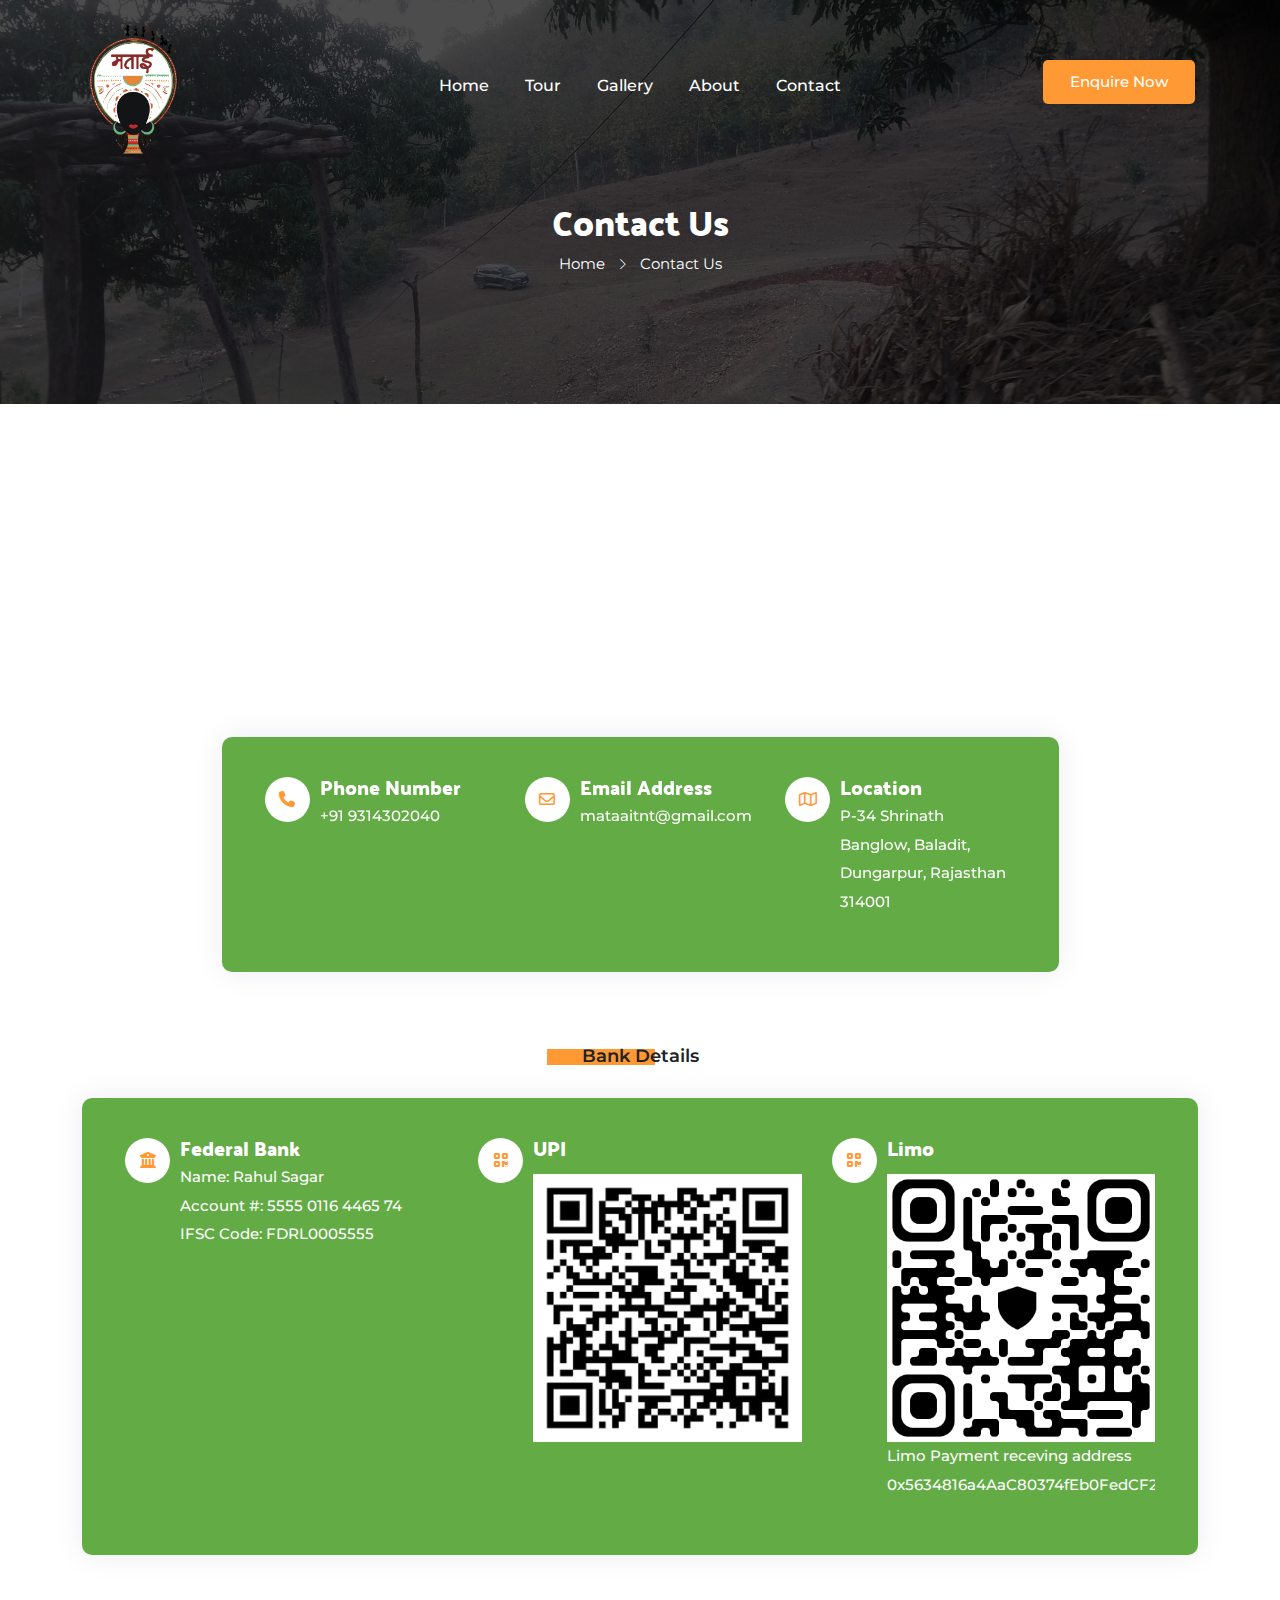
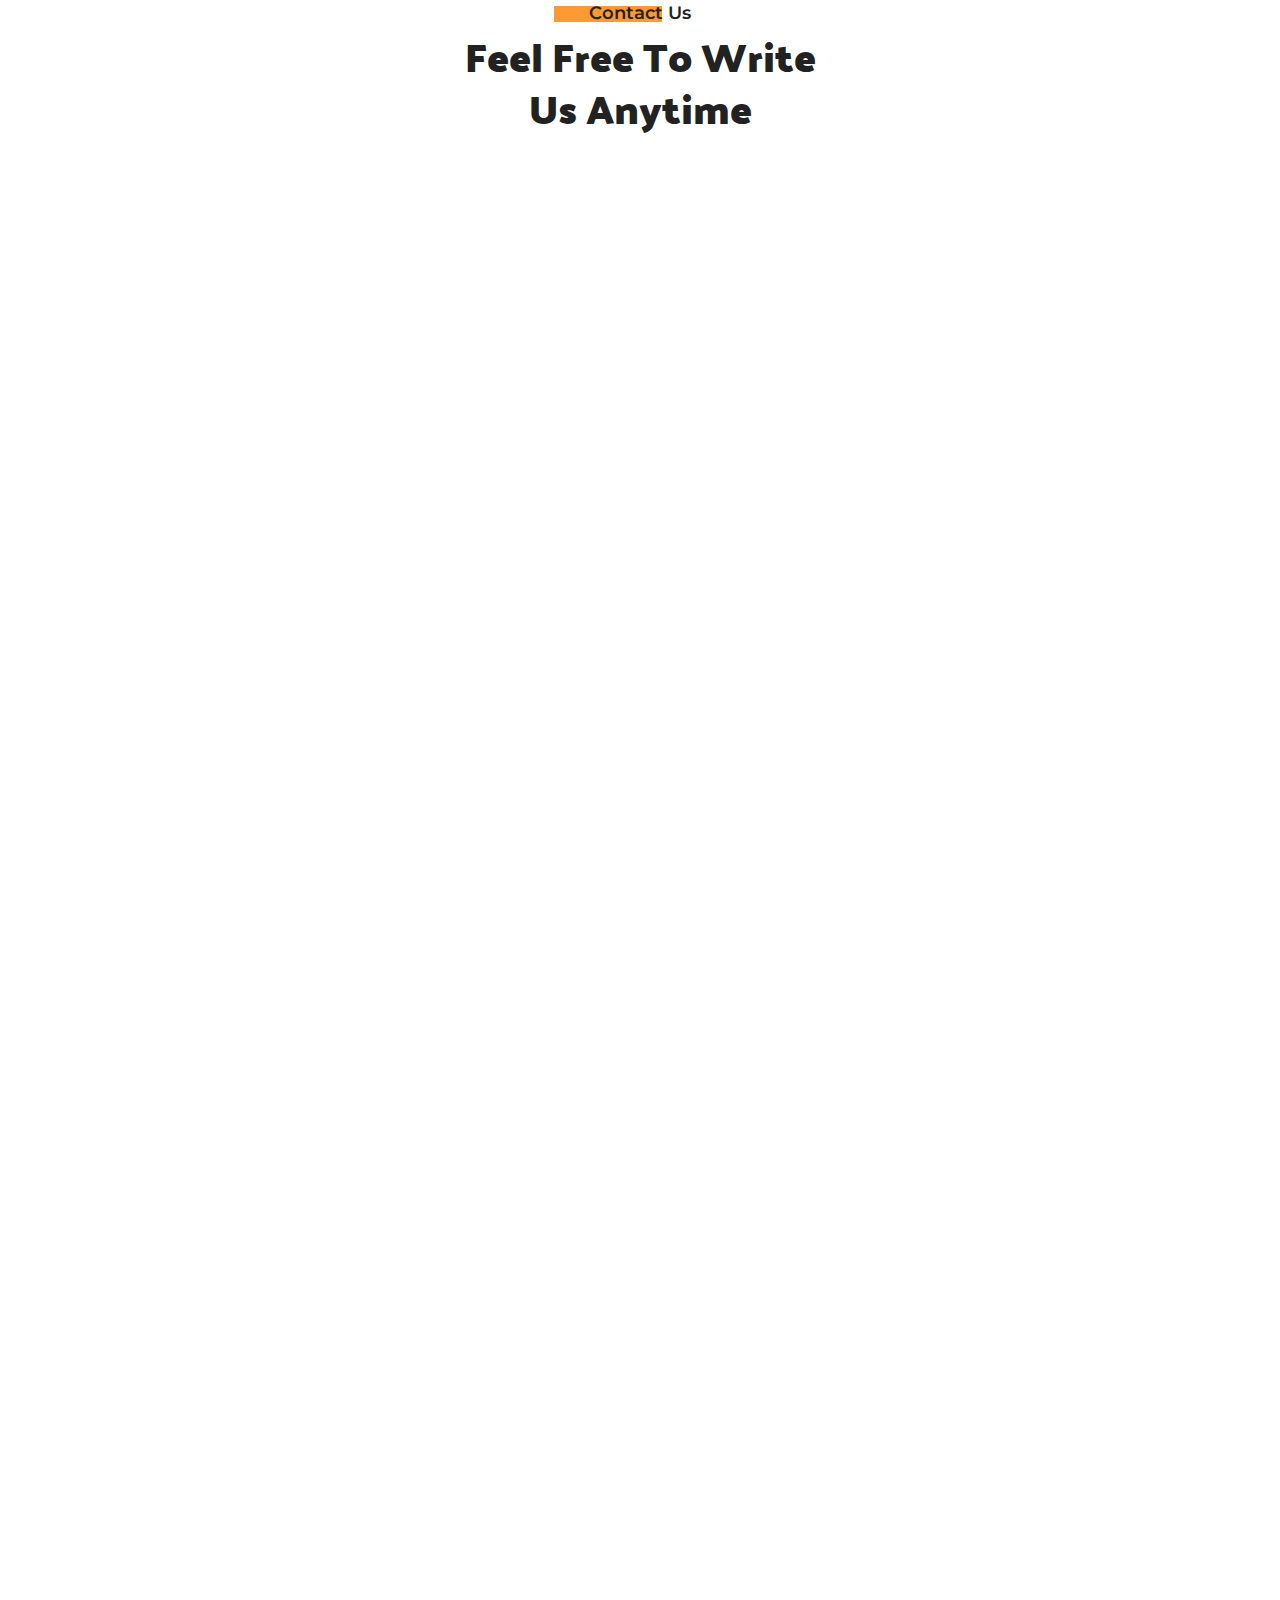
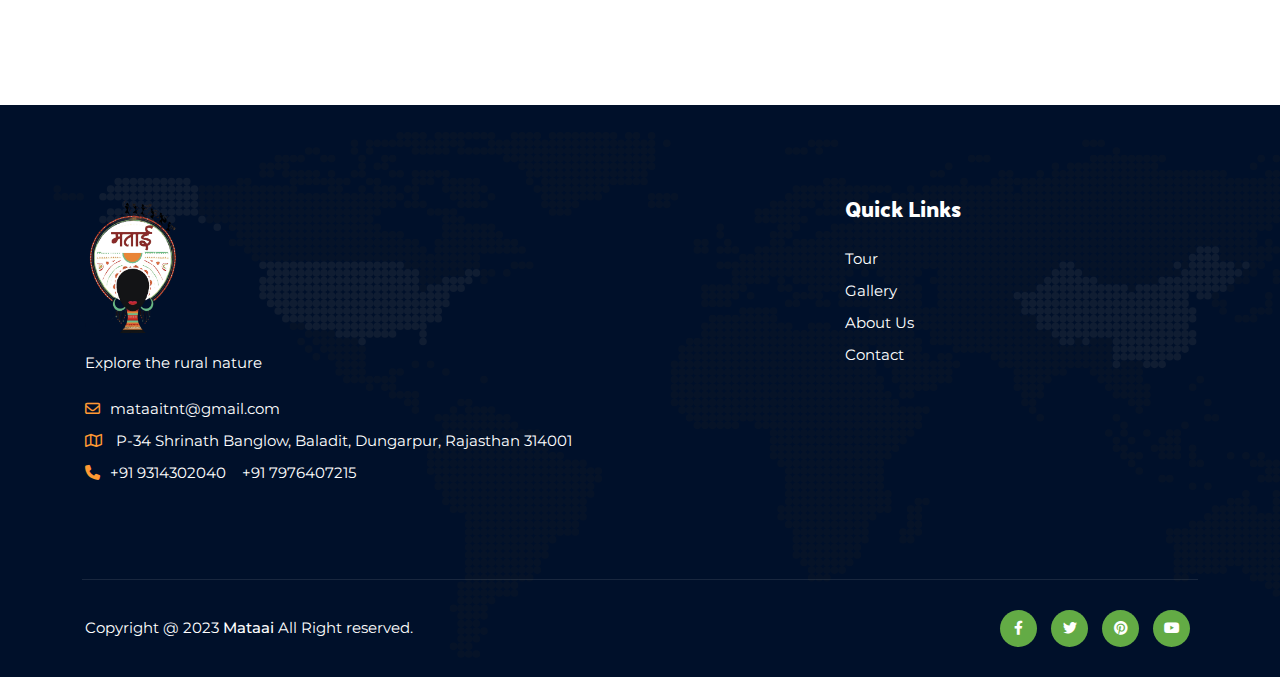
<file: contact.html>
<!DOCTYPE html>
<html lang="en">

<head>
  <meta charset="utf-8" />
  <meta http-equiv="X-UA-Compatible" content="IE=edge" />
  <meta name="viewport" content="width=device-width, initial-scale=1, shrink-to-fit=no" />
  <!-- SITE TITLE -->
  <title>Contact Us - Mataai Tour & Travel</title>
  <!-- Latest Bootstrap min CSS -->
  <link rel="stylesheet" href="assets/bootstrap/css/bootstrap.min.css" />
  <!-- Google Font -->
  <link rel="preconnect" href="https://fonts.googleapis.com/" />
  <link rel="preconnect" href="https://fonts.gstatic.com/" crossorigin />
  <link
    href="https://fonts.googleapis.com/css2?family=Dancing+Script:wght@400;500;600;700&amp;family=Montserrat:wght@400;500;600;700;800&amp;family=Palanquin+Dark:wght@400;500;600;700&amp;display=swap"
    rel="stylesheet" />
  <!-- Icon CSS -->
	<link rel="stylesheet" href="assets/fonts/themify-icons.css" />
	<link rel="stylesheet" href="assets/fonts/fontawesome/fontawesome.css" />
	<!--jquery-simple-mobilemenu Css-->
	<link rel="stylesheet" href="assets/css/jquery-simple-mobilemenu.css" />
	<!--Slick Css-->
	<link rel="stylesheet" href="assets/css/slick.css" />
	<!--slick theme Css-->
	<link rel="stylesheet" href="assets/css/slick-theme.css" />
	<!-- Style CSS -->
	<link rel="stylesheet" href="assets/css/style.css" />
</head>

<body data-spy="scroll" data-offset="80">
  <!-- START PRELOADER  -->
  <div class="preloader">
    <div class="animation-container">
      <div class="lightning-container">
        <div class="lightning white"></div>
        <div class="lightning red"></div>
      </div>
      <div class="boom-container">
        <div class="shape circle big white"></div>
        <div class="shape circle white"></div>
        <div class="shape triangle big yellow"></div>
        <div class="shape disc white"></div>
        <div class="shape triangle blue"></div>
      </div>
      <div class="boom-container second">
        <div class="shape circle big white"></div>
        <div class="shape circle white"></div>
        <div class="shape disc white"></div>
        <div class="shape triangle blue"></div>
      </div>
    </div>
  </div>
  <!--  END PRELOADER -->

  <!-- START NAVBAR -->
  <div id="navigation" class="navbar-light bg-faded site-navigation">
    <div class="container">
      <div class="row align-items-center">
        <div class="col-xl-2 col-md-3 col-sm-4 align-self-center">
          <div class="site-logo">
            <a href="index.html"><img src="assets/img/logo1.png" alt="" /></a>
          </div>
        </div>

        <div class="col-xl-8 col-md-9 col-sm-8 d-flex justify-content-center">
          <nav id="main-menu">
            <ul>
              <li><a href="index.html">Home</a></li>
              <li><a href="tour.html">Tour</a></li>
              <li><a href="gallery.html">Gallery</a></li>
              <li><a href="about.html">About</a></li>
              <li><a href="contact.html">Contact</a></li>
            </ul>
          </nav>
          <div id="mobile_menu"></div>
        </div>

        <div class="col-xl-2 d-none d-xl-block text-end align-self-center">
          <a href="contact.html#contact-form" class="btn_yellow">Enquire Now</a>
        </div>

        <ul class="mobile_menu">
          <li><a href="index.html">Home</a></li>
          <li><a href="tour.html">Tour</a></li>
          <li><a href="gallery.html">Gallery</a></li>
          <li><a href="about.html">About</a></li>
          <li><a href="contact.html">Contact</a></li>
        </ul>
      </div>
    </div>
  </div>
  <!-- END NAVBAR -->

  <!-- START TITLE TOP -->
  <section class="page_banner" style="
        background-image: url(assets/img/bg/section-bg-contact.jpg);
        background-size: cover;
        background-position: center center;
      ">
    <div class="banner_overlay">
      <div class="container">
        <div class="row">
          <div class="col-md-12 text-center">
            <h1 class="section-blog-title">Contact Us</h1>
            <ul>
              <li><a href="#">Home</a></li>
              <li><i class="ti-angle-right"></i> Contact Us</li>
            </ul>
          </div>
        </div>
      </div>
    </div>
  </section>
  <!-- END TITLE TOP -->

  <!-- START MAP -->
  <div class="gmap">
    <iframe
      src="https://www.google.com/maps/embed?pb=!1m17!1m12!1m3!1d3649.618213922436!2d73.673591773856!3d23.83217158563499!2m3!1f0!2f0!3f0!3m2!1i1024!2i768!4f13.1!3m2!1m1!2zMjPCsDQ5JzU1LjgiTiA3M8KwNDAnMzQuMiJF!5e0!3m2!1sen!2sin!4v1702550980952!5m2!1sen!2sin"
      height="400" style="border: 0" allowfullscreen="" loading="lazy"
      referrerpolicy="no-referrer-when-downgrade"></iframe>
  </div>
  <!-- END MAP -->

  <!-- START Contact Info -->
  <div class="container">
    <div class="col-xl-9 col-md-12 mx-auto">
      <section class="contact-info">
        <div class="row">
          <div class="col-xl-4 col-md-6 col-12 pb-3">
            <div class="single_cinfo">
              <i class="fa-solid fa-phone"></i>
              <div class="scicontent">
                <h4>Phone Number</h4>
                <p>+91 9314302040</p>
              </div>
            </div>
          </div>

          <div class="col-xl-4 col-md-6 col-12 pb-3">
            <div class="single_cinfo">
              <i class="fa-regular fa-envelope"></i>
              <div class="scicontent">
                <h4>Email Address</h4>
                <p>mataaitnt@gmail.com</p>
              </div>
            </div>
          </div>

          <div class="col-xl-4 col-md-6 col-12 pb-3">
            <div class="single_cinfo">
              <i class="fa-regular fa-map"></i>
              <div class="scicontent">
                <h4>Location</h4>
                <p>
                  P-34 Shrinath Banglow, Baladit, Dungarpur, Rajasthan 314001
                </p>
              </div>
            </div>
          </div>
        </div>
      </section>
    </div>
  </div>
  <!-- END Contact Info -->

  <!-- START Bank Details -->
  <div class="container" id="bank-details">
    <div class="row">
      <div class="col-12">
        <div class="section-title text-center mb-4">
          <span>Bank Details</span>
        </div>
      </div>
    </div>
    <div class="col-xl-12 col-md-12 mx-auto">
      <section class="bank-info">
        <div class="row">
          <div class="col-xl-4 col-md-6 col-12 pb-3">
            <div class="single_cinfo">
              <i class="fa-solid fa-building-columns"></i>
              <div class="scicontent">
                <h4>Federal Bank</h4>
                <p>Name: Rahul Sagar</p>
                <p>Account #: 5555 0116 4465 74</p>
                <p>IFSC Code: FDRL0005555</p>
              </div>
            </div>
          </div>
          <div class="col-xl-4 col-md-6 col-12 pb-3">
            <div class="single_cinfo">
              <i class="fa-solid fa-qrcode"></i>
              <div class="scicontent">
                <h4>UPI</h4>
                <img src="assets/img/upi-qr-code.jpeg" alt="" class="mt-3" />
              </div>
            </div>
          </div>
          <div class="col-xl-4 col-md-6 col-12 pb-3">
            <div class="single_cinfo">
              <i class="fa-solid fa-qrcode"></i>
              <div class="scicontent">
                <h4>Limo</h4>
                <img src="assets/img/limo-address.jpeg" alt="" class="mt-3" />
                <p>Limo Payment receving address</p>
                <p>0x5634816a4AaC80374fEb0FedCF20a77C722b130f</p>
              </div>
            </div>
          </div>
        </div>
      </section>
    </div>
  </div>

  <section class="contact-form pt40" id="contact-form">
    <div class="container">
      <div class="row">
        <div class="col-12" data-aos="fade-up">
          <div class="section-title text-center">
            <span>Contact Us</span>
            <h2>Feel Free To Write <br />Us Anytime</h2>
          </div>
        </div>
      </div>

      <div class="row">
        <div class="col-xl-7 mx-auto">
          <div class="contact-form">
            <iframe
              src="https://docs.google.com/forms/d/e/1FAIpQLSdZTZwX3DZc_gyn4GzjIfv0zdbe-26Ss3PplceKP45GoY1HoQ/viewform?embedded=true" height="1500" >Loading…</iframe>
          </div>
        </div>
      </div>
    </div>
  </section>

  <!-- START FOOTER -->
  <div class="footer pt135">
    <div class="container">
      <div class="footer-top">
        <div class="row">
          <div class="col-xl-8 col-lg-8 col-md-6 col-12">
            <div class="footer-widget">
              <div class="foot_about_us">
                <img src="assets/img/logo1.png" class="fot-logo" alt="" />
                <p class="mt-3">Explore the rural nature</p>

                <ul class="cont_info">
                  <li>
                    <i class="fa-regular fa-envelope"></i>mataaitnt@gmail.com
                  </li>
                  <li>
                    <i class="fa-regular fa-map"></i> P-34 Shrinath Banglow,
                    Baladit, Dungarpur, Rajasthan 314001
                  </li>
                  <li>
                    <i class="fa-solid fa-phone"></i>+91 9314302040 &nbsp;
                    &nbsp;+91 7976407215
                  </li>
                </ul>
              </div>
            </div>
          </div>

          <div class="col-xl-4 col-lg-4 col-md-6 col-12">
            <div class="footer-widget">
              <h3 class="fot-title">Quick Links</h3>
              <ul>
                <li><a href="tour.html">Tour</a></li>
                <li><a href="gallery.html">Gallery</a></li>
                <li><a href="about.html">About Us</a></li>
                <li><a href="contact.html">Contact</a></li>
              </ul>
            </div>
          </div>
        </div>
      </div>

      <div class="footer-bottom">
        <div class="row">
          <div class="col-xl-6 col-md-6 col-12 align-self-center text-start">
            <p class="copyright_text">
              Copyright @ 2023 <a href="#">Mataai</a> All Right reserved.
            </p>
          </div>

          <div class="col-xl-6 col-md-6 col-12 text-end">
            <ul class="foot_social_link">
              <li>
                <a href="https://www.facebook.com/profile.php?id=61554423126883"><i
                    class="fa-brands fa-facebook-f"></i></a>
              </li>
              <li>
                <a href="#"><i class="fa-brands fa-twitter"></i></a>
              </li>
              <li>
                <a href="#"><i class="fa-brands fa-pinterest"></i></a>
              </li>
              <li>
                <a href="#"><i class="fa-brands fa-youtube"></i></a>
              </li>
            </ul>
          </div>
        </div>
      </div>
    </div>
  </div>
  <!-- Latest jQuery -->
	<script src="assets/js/jquery.min.js"></script>
	<!-- Latest compiled and minified Bootstrap -->
	<script src="assets/bootstrap/js/bootstrap.min.js"></script>
	<!-- jquery-simple-mobilemenu.min -->
	<script src="assets/js/jquery-simple-mobilemenu.js"></script>
	<script src="assets/js/modernizr-2.8.3.min.js"></script>
	<script src="assets/js/scrolltopcontrol.js"></script>
	<!-- slick js -->
	<script src="assets/js/slick.js"></script>
	<!-- scripts js -->
	<script src="assets/js/scripts.js"></script>
</body>

</html>
</file>
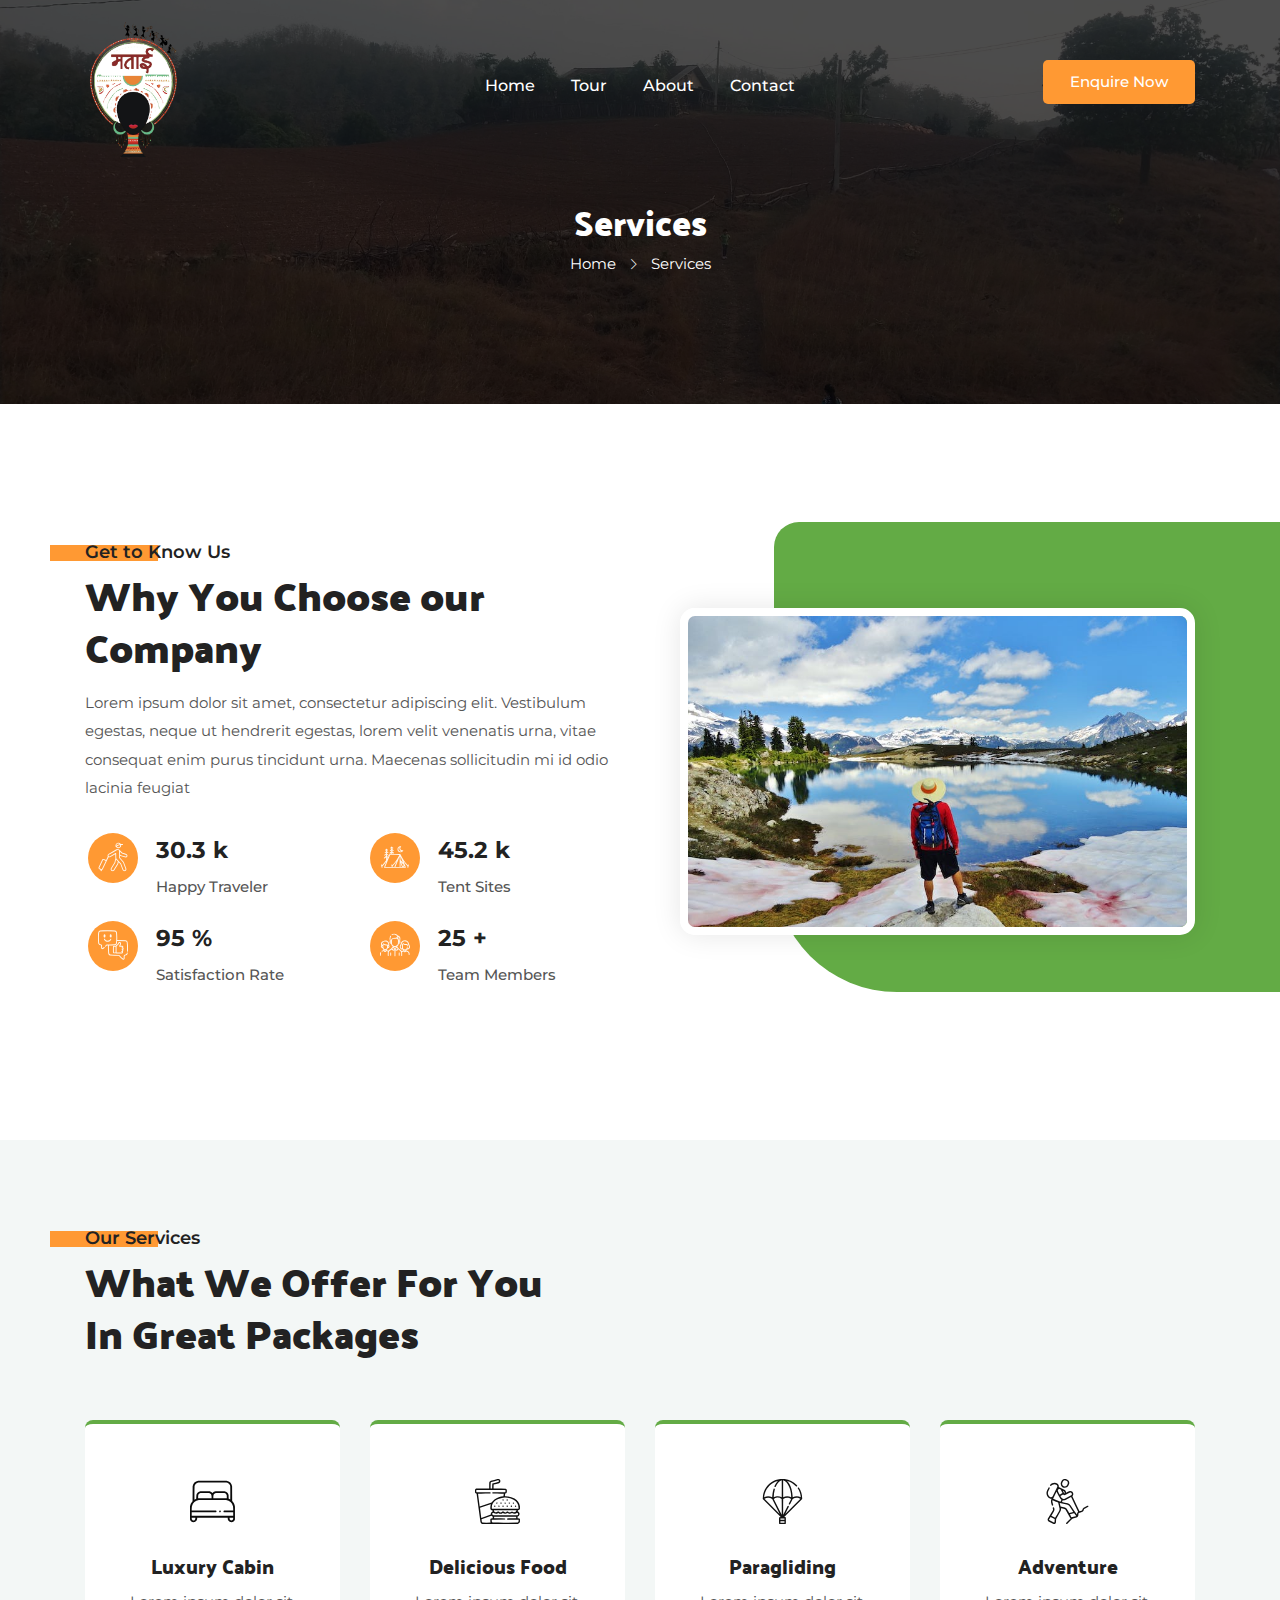
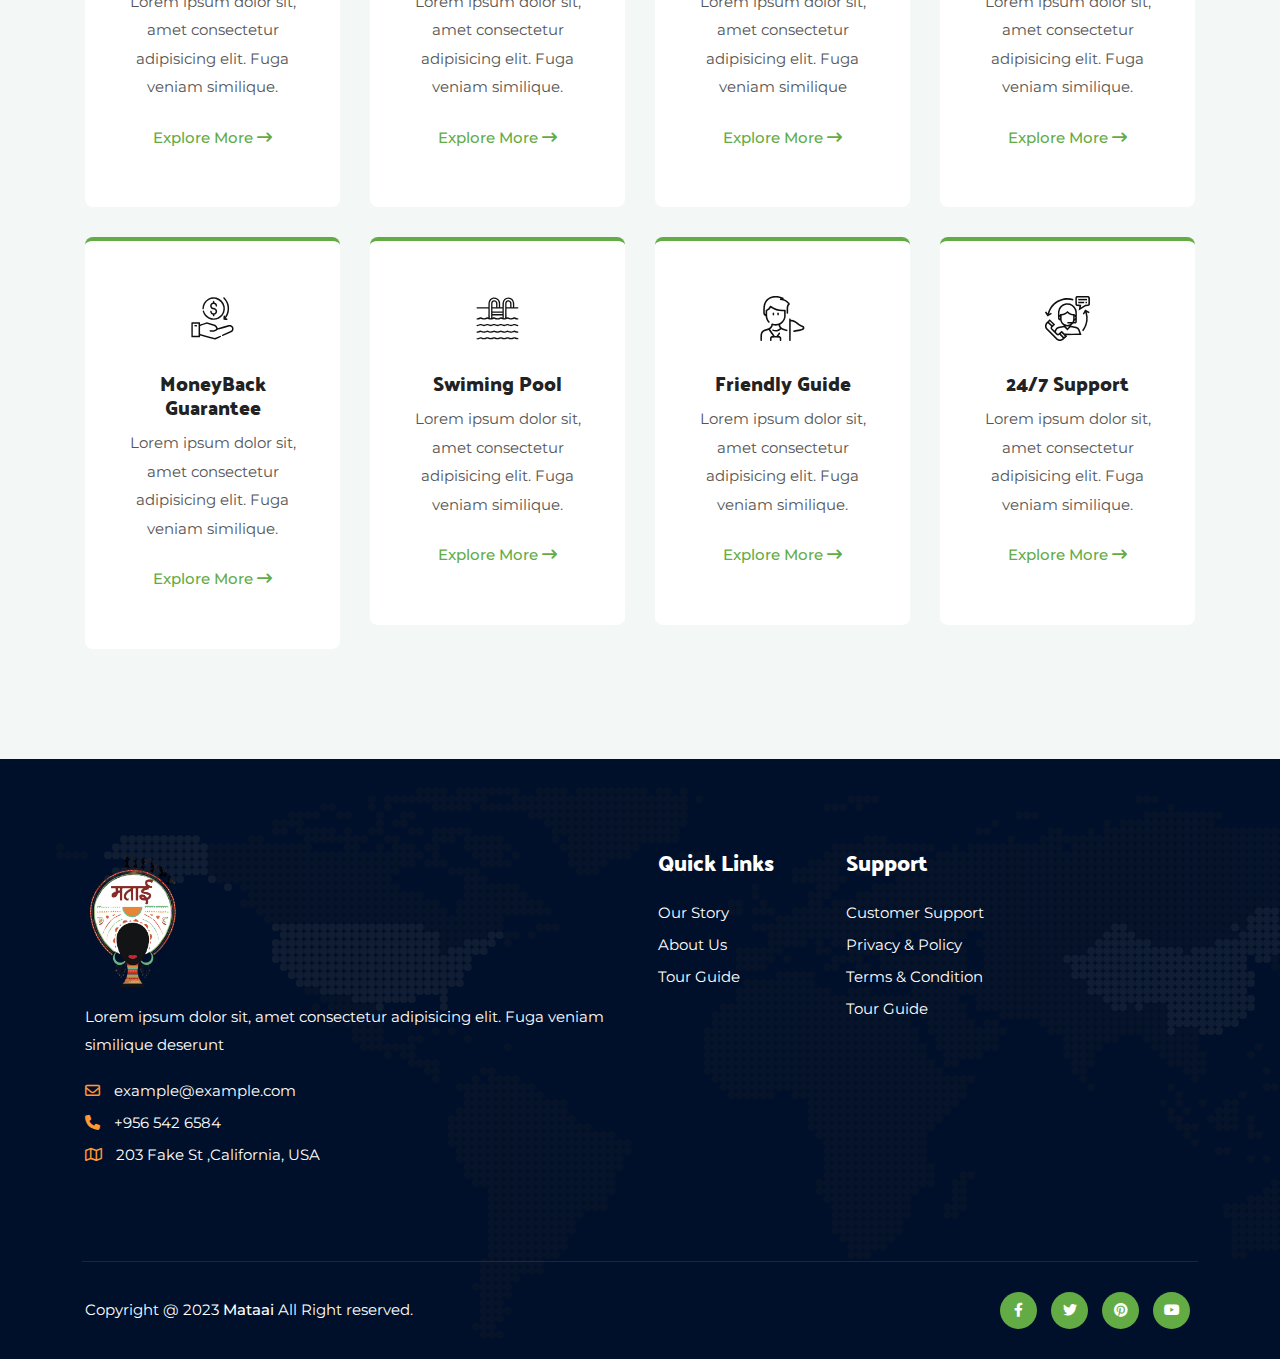
<file: service.html>
<!DOCTYPE html>
<html lang="en">
  <head>
    <!-- Meta -->
    <meta charset="utf-8" />
    <meta http-equiv="X-UA-Compatible" content="IE=edge" />
    <meta
      name="viewport"
      content="width=device-width, initial-scale=1, shrink-to-fit=no"
    />
    <!-- The above 3 meta tags *must* come first in the head; any other head content must come *after* these tags -->
    <!-- SITE TITLE -->
    <title>Service - Mataai Tour & Travel</title>
    <!-- Latest Bootstrap min CSS -->
    <link rel="stylesheet" href="assets/bootstrap/css/bootstrap.min.css" />
    <!-- Google Font -->
    <link rel="preconnect" href="https://fonts.googleapis.com/" />
    <link rel="preconnect" href="https://fonts.gstatic.com/" crossorigin />
    <link
      href="https://fonts.googleapis.com/css2?family=Dancing+Script:wght@400;500;600;700&amp;family=Montserrat:wght@400;500;600;700;800&amp;family=Palanquin+Dark:wght@400;500;600;700&amp;display=swap"
      rel="stylesheet"
    />
    <!-- Icon CSS -->
    <link rel="stylesheet" href="assets/fonts/themify-icons.css" />
    <link rel="stylesheet" href="assets/fonts/icofont/icofont.css" />
    <link rel="stylesheet" href="assets/css/Pe-icon-7-stroke.css" />
    <link rel="stylesheet" href="assets/css/line-awesome.css" />
    <link rel="stylesheet" href="assets/fonts/fontawesome/fontawesome.css" />
    <!--- owl carousel Css-->
    <link rel="stylesheet" href="assets/owlcarousel/css/owl.carousel.min.css" />
    <link
      rel="stylesheet"
      href="assets/owlcarousel/css/owl.theme.default.min.css"
    />
    <!--jquery-simple-mobilemenu Css-->
    <link rel="stylesheet" href="assets/css/jquery-simple-mobilemenu.css" />
    <!--magnific-popup Css-->
    <link rel="stylesheet" href="assets/css/magnific-popup.css" />
    <!--YouTubePopUp Css-->
    <link rel="stylesheet" href="assets/css/YouTubePopUp.css" />
    <!--Slick Css-->
    <link rel="stylesheet" href="assets/css/slick.css" />
    <!--slick theme Css-->
    <link rel="stylesheet" href="assets/css/slick-theme.css" />
    <!-- Style CSS -->
    <link rel="stylesheet" href="assets/css/style.css" />
  </head>

  <body data-spy="scroll" data-offset="80">
    <!-- START PRELOADER  -->
    <div class="preloader">
      <div class="animation-container">
        <div class="lightning-container">
          <div class="lightning white"></div>
          <div class="lightning red"></div>
        </div>
        <div class="boom-container">
          <div class="shape circle big white"></div>
          <div class="shape circle white"></div>
          <div class="shape triangle big yellow"></div>
          <div class="shape disc white"></div>
          <div class="shape triangle blue"></div>
        </div>
        <div class="boom-container second">
          <div class="shape circle big white"></div>
          <div class="shape circle white"></div>
          <div class="shape disc white"></div>
          <div class="shape triangle blue"></div>
        </div>
      </div>
    </div>
    <!--  END PRELOADER -->

    <!-- START NAVBAR -->
    <div id="navigation" class="navbar-light bg-faded site-navigation">
      <div class="container">
        <div class="row align-items-center">
          <div class="col-xl-2 col-md-3 col-sm-4 align-self-center">
            <div class="site-logo">
              <a href="index.html"><img src="assets/img/logo1.png" alt="" /></a>
            </div>
          </div>
          <!--- END Col -->

          <div class="col-xl-8 col-md-9 col-sm-8 d-flex justify-content-center">
            <nav id="main-menu">
              <ul>
                <li><a href="index.html">Home</a></li>
                <li><a href="tour.html">Tour</a></li>
                <li><a href="about.html">About</a></li>
                <!-- <li><a href="service.html">Service</a></li> -->
                <!-- <li class="menu-item-has-children">
                  <a href="#">Pages</a>
                  <ul>
                    <li><a href="tour-details.html">Package Details</a></li>
                    <li><a href="blog-details.html">Blog Details</a></li>
                  </ul>
                </li>
                <li><a href="blog.html">Blog</a></li> -->
                <li><a href="contact.html">Contact</a></li>
              </ul>
            </nav>
            <div id="mobile_menu"></div>
          </div>
          <!--- END Col -->

          <div class="col-xl-2 d-none d-xl-block text-end align-self-center">
            <a href="#" class="btn_yellow">Enquire Now</a>
          </div>
          <!--- END Col -->

          <ul class="mobile_menu">
            <li><a href="index.html">Home</a></li>
            <li><a href="about.html">About</a></li>
            <li><a href="tour.html">Tour</a></li>
            <!-- <li><a href="service.html">Service</a></li> -->
            <!-- <li><a href="#">Pages</a>
							<ul class="submenu">
								<li><a href="tour-details.html">Package Details</a></li>
								<li><a href="blog-details.html">Blog Details</a></li>									
							</ul>
						</li>							  
						<li><a href="blog.html">Blog</a></li> -->
            <li><a href="contact.html">Contact</a></li>
          </ul>
        </div>
        <!--- END ROW -->
      </div>
      <!--- END CONTAINER -->
    </div>
    <!-- END NAVBAR -->

    <!-- START TITLE TOP -->
    <section
      class="page_banner"
      style="
        background-image: url(assets/img/bg/section-bg-service.jpg);
        background-size: cover;
        background-position: center center;
      "
    >
      <div class="banner_overlay">
        <div class="container">
          <div class="row">
            <div class="col-md-12 text-center">
              <h1 class="section-blog-title">Services</h1>
              <ul>
                <li><a href="#">Home</a></li>
                <li><i class="ti-angle-right"></i> Services</li>
              </ul>
            </div>
          </div>
        </div>
      </div>
    </section>
    <!-- END TITLE TOP -->

    <div class="h130"></div>

    <!-- START WHY CHOOSE US -->
    <section class="why_choose">
      <div class="container">
        <div class="row">
          <div class="col-xl-6 col-lg-6 col-md-12 col-12 align-self-center">
            <div class="section-title text-left about_title">
              <span>Get to Know Us</span>
              <h2>
                Why You Choose our<br />
                Company
              </h2>
            </div>
            <p>
              Lorem ipsum dolor sit amet, consectetur adipiscing elit.
              Vestibulum egestas, neque ut hendrerit egestas, lorem velit
              venenatis urna, vitae consequat enim purus tincidunt urna.
              Maecenas sollicitudin mi id odio lacinia feugiat
            </p>

            <div class="counter">
              <div class="row">
                <div class="col-xl-6 col-lg-6 col-md-6 col-12">
                  <div class="single_counter">
                    <span class="scicon">
                      <svg
                        fill-rule="evenodd"
                        clip-rule="evenodd"
                        image-rendering="optimizeQuality"
                        shape-rendering="geometricPrecision"
                        text-rendering="geometricPrecision"
                        viewBox="0 0 512 512"
                        xmlns="http://www.w3.org/2000/svg"
                      >
                        <path
                          d="M340.5 12.5c21.098-1.945 37.765 5.555 50 22.5a167.305 167.305 0 0132 1c3.712 2.513 4.878 6.013 3.5 10.5-.5 1.833-1.667 3-3.5 3.5a586.185 586.185 0 00-27 0c1.894 21.543-6.106 38.21-24 50-25.228 11.276-46.228 6.109-63-15.5-7.099-1.832-10.599-6.498-10.5-14-1.643-31.087 12.524-50.42 42.5-58zm1 15c11.768-1.311 22.101 1.856 31 9.5-21.462 4.817-41.295 13.317-59.5 25.5 1.61-18.108 11.11-29.775 28.5-35zm36 24c4.237 19.028-3.096 31.861-22 38.5-14.569 2.544-25.902-2.29-34-14.5 17.157-11.712 35.823-19.712 56-24z"
                          opacity=".926"
                        />
                        <path
                          d="M326.5 119.5c12.932-2.016 24.599.817 35 8.5l55 57a4997.744 4997.744 0 0167 19c15.582 7.665 21.749 20.165 18.5 37.5-4.928 14.145-14.928 21.812-30 23a1330.03 1330.03 0 01-88.5-23.5l-7.5-7.5a306.347 306.347 0 000 35l57 63a78.664 78.664 0 019 12 11129.908 11129.908 0 0142 111c3.674 20.154-3.826 34.321-22.5 42.5-20.336 4.415-34.836-2.752-43.5-21.5a8658.992 8658.992 0 00-37-98l-29-31a567.366 567.366 0 01-9 32 8735.13 8735.13 0 00-66 107c-10.385 11.807-23.218 15.64-38.5 11.5-19.718-9.274-26.551-24.441-20.5-45.5a8065.117 8065.117 0 0163-103 1882.936 1882.936 0 0116.5-65.5 1731.565 1731.565 0 01-3-74.5 5962.739 5962.739 0 01-90 51.5c-8.185 2.301-16.185 1.801-24-1.5A15342.58 15342.58 0 0080 469.5c-3.572 5.058-8.405 8.391-14.5 10 3.804 10.394.304 16.727-10.5 19-9.805-1.482-13.805-7.149-12-17a17.833 17.833 0 014.5-5.5 314.796 314.796 0 00-30-15c-8.406-6.55-11.24-15.05-8.5-25.5a13283.11 13283.11 0 0166-139c6.122-6.485 13.622-8.985 22.5-7.5a576.545 576.545 0 0141 19.5 1200.893 1200.893 0 0028.5-59c-2.063-6.065-3.229-12.399-3.5-19-.364-12.107 4.636-21.274 15-27.5l128-74a269.716 269.716 0 0120-9.5zm2 15c14.339-2.416 24.505 2.918 30.5 16a3973.378 3973.378 0 012 124l67 75a3400.044 3400.044 0 0142.5 115c-4.199 17.433-14.532 22.599-31 15.5l-4.5-4.5-42-108-80-86a40.23 40.23 0 01-2-11l-1-80c-3.719-3.402-7.886-3.902-12.5-1.5a7235.962 7235.962 0 01-99 57c-9.264 1.618-15.764-1.882-19.5-10.5-1.589-6.7-.089-12.534 4.5-17.5 48.396-27.86 96.729-55.694 145-83.5zm47 30a1556.246 1556.246 0 0033 33.5 4604.81 4604.81 0 0173 22c6.543 6.598 7.709 14.098 3.5 22.5-3.469 3.902-7.802 6.235-13 7a2862.28 2862.28 0 01-80.5-21.5L376 212.5c-.5-15.997-.667-31.997-.5-48zm-67 135a9452.18 9452.18 0 0131 34 1505.036 1505.036 0 01-9.5 37l-64 104c-7.576 9.658-16.742 11.492-27.5 5.5-7.243-6.059-9.41-13.559-6.5-22.5l63-103a3302.933 3302.933 0 0013.5-55zm-218 4a283.896 283.896 0 0136 15.5c3.625 2.206 4.792 5.373 3.5 9.5a12092.033 12092.033 0 00-63 133c-1.47 1.652-3.303 2.652-5.5 3a873.007 873.007 0 01-36-16.5c-1.847-2.579-2.347-5.412-1.5-8.5l62-132c1.397-1.57 2.897-2.904 4.5-4z"
                          opacity=".922"
                        />
                      </svg>
                    </span>
                    <div class="sc_content">
                      <h3><span class="counter_num">30.3</span> k</h3>
                      <p>Happy Traveler</p>
                    </div>
                  </div>
                </div>

                <div class="col-xl-6 col-lg-6 col-md-6 col-12">
                  <div class="single_counter">
                    <span class="scicon">
                      <svg
                        fill-rule="evenodd"
                        clip-rule="evenodd"
                        image-rendering="optimizeQuality"
                        shape-rendering="geometricPrecision"
                        text-rendering="geometricPrecision"
                        viewBox="0 0 512 512"
                        xmlns="http://www.w3.org/2000/svg"
                      >
                        <path
                          d="M340.5 70.5c5.676-.166 11.343 0 17 .5 3.906 2.79 4.74 6.29 2.5 10.5-16.126 13.774-18.792 29.774-8 48 6.638 7.902 15.138 11.902 25.5 12a71.357 71.357 0 0116-.5c3.82 3.955 3.987 8.122.5 12.5-18.312 22.133-40.812 27.633-67.5 16.5-21.588-12.678-30.755-31.512-27.5-56.5 4.898-23.063 18.731-37.396 41.5-43zm-8 19a2.427 2.427 0 012 .5c-9.328 26.662-1.995 47.328 22 62l12 4c-19.012 8.264-35.179 4.43-48.5-11.5-11.404-22.04-7.238-40.373 12.5-55z"
                          opacity=".926"
                        />
                        <path
                          d="M197.5 78.5a32.438 32.438 0 018 .5c6.258 7.928 13.425 14.762 21.5 20.5 1.888 8.779-1.612 12.279-10.5 10.5a28.415 28.415 0 01-7.5-4.5 64.218 64.218 0 000 16c6.417 8.747 14.417 15.747 24 21 2.023 7.626-.81 11.459-8.5 11.5a44.271 44.271 0 01-15-9.5 33.225 33.225 0 00-.5 14c7.898 10.705 17.731 19.205 29.5 25.5 4.223 8.756 1.556 13.089-8 13a78.81 78.81 0 01-21.5-14.5c-.915 6.444-.581 12.777 1 19l1.5 1.5c45.059.015 90.059.682 135 2 32.577 71.201 75.41 135.367 128.5 192.5.412-4.852 2.246-9.019 5.5-12.5 8.833-1.833 12.333 1.667 10.5 10.5a2019.446 2019.446 0 01-8 39c-1.829 5.658-5.663 7.492-11.5 5.5-2.371-1.743-3.705-4.077-4-7a79.167 79.167 0 002.5-17.5 737.127 737.127 0 01-69-85 3124.4 3124.4 0 0040 100c1.892 5.542.059 9.042-5.5 10.5-120.333.667-240.667.667-361 0-3.795-.795-5.795-3.128-6-7a6567.057 6567.057 0 0134.5-84.5c.667-3 .667-6 0-9A1153.256 1153.256 0 0139.5 417c2.39 6.625 3.224 13.458 2.5 20.5-4.041 4.813-8.375 5.146-13 1a1179.026 1179.026 0 01-10.5-47c1.532-6.544 5.532-8.711 12-6.5 3.18 3.511 5.014 7.678 5.5 12.5a728.437 728.437 0 0068-85 702.15 702.15 0 000-53c-8.475 8.812-18.308 15.645-29.5 20.5-5.977 1.168-9.31-1.332-10-7.5.534-2.114 1.534-3.948 3-5.5 14.51-7.012 26.343-17.178 35.5-30.5a90.455 90.455 0 000-19A77.83 77.83 0 0182.5 232c-6.114 1.446-9.78-.887-11-7a14.757 14.757 0 013-5.5c12.16-5.992 21.994-14.659 29.5-26a49.226 49.226 0 000-14 66.691 66.691 0 01-14.5 9.5c-9.226.946-12.226-2.887-9-11.5 9.872-4.704 17.705-11.704 23.5-21a38.064 38.064 0 00-.5-15c-4.069 3.543-8.735 5.043-14 4.5-4.587-2.763-5.754-6.597-3.5-11.5 8.265-4.764 15.098-11.097 20.5-19 2.938-1.075 5.938-1.241 9-.5 5.919 7.921 13.086 14.421 21.5 19.5 1.511 9.492-2.323 12.992-11.5 10.5a69.2 69.2 0 01-6.5-4.5c-2.695 10.191-.195 18.691 7.5 25.5a149.01 149.01 0 0016.5 11.5c2.509 9.161-.991 12.995-10.5 11.5a47.911 47.911 0 01-13.5-9.5c-.667 5-.667 10 0 15 8.508 11.18 18.842 20.18 31 27 1.522 9.481-2.312 12.981-11.5 10.5a69.242 69.242 0 01-19.5-14.5c-.667 6-.667 12 0 18a142.322 142.322 0 0019 21 430.396 430.396 0 0024-50 6.978 6.978 0 013.5-2.5 314.44 314.44 0 0025-1.5 10.756 10.756 0 012.5-3c.667-6 .667-12 0-18a93.52 93.52 0 01-19.5 14.5c-10.668 1.979-14.001-2.021-10-12 11.925-5.587 21.759-13.754 29.5-24.5.667-5 .667-10 0-15a54.742 54.742 0 01-17 10c-7.451-1.703-9.451-6.036-6-13 9.247-4.917 16.913-11.584 23-20a64.218 64.218 0 000-16c-4.095 3.969-8.929 5.469-14.5 4.5-4.033-3.168-4.867-7.001-2.5-11.5 8.646-5.149 15.813-11.815 21.5-20zm-24 141c52.338-.333 104.671 0 157 1-31.34 65.06-71.34 124.06-120 177a60.391 60.391 0 00-4-11.5c-10.18-3.66-14.346-.16-12.5 10.5a912.651 912.651 0 006.5 29c-37.327 1-74.661 1.333-112 1a27815.546 27815.546 0 0185-207zm161 30a7835.35 7835.35 0 011 177h-73c23.997-58.988 47.997-117.988 72-177zm58 104a2655.807 2655.807 0 00-42.5-45 870.065 870.065 0 010-59 6954.164 6954.164 0 0142.5 104zm-274-93c3.969 3.325 7.969 6.659 12 10a136.77 136.77 0 01-11.5 19c-.5-9.661-.666-19.328-.5-29zm166 69a8605.227 8605.227 0 01-39 97h-30a141.42 141.42 0 00-1.5-11c25.632-27.112 49.132-55.778 70.5-86zm78 15a2969.577 2969.577 0 0045 47.5 346.478 346.478 0 00-18.5 25.5c-8.847-24.354-17.68-48.688-26.5-73zm-13 10a3457.865 3457.865 0 0126 71 169.926 169.926 0 01-26 1v-72zm65 53c3.431 5.943 6.097 12.276 8 19-7.008.166-14.008 0-21-.5a192.104 192.104 0 0013-18.5z"
                          opacity=".933"
                        />
                      </svg>
                    </span>
                    <div class="sc_content">
                      <h3><span class="counter_num">45.2</span> k</h3>
                      <p>Tent Sites</p>
                    </div>
                  </div>
                </div>

                <div class="col-xl-6 col-lg-6 col-md-6 col-12">
                  <div class="single_counter">
                    <span class="scicon">
                      <svg
                        fill-rule="evenodd"
                        clip-rule="evenodd"
                        image-rendering="optimizeQuality"
                        shape-rendering="geometricPrecision"
                        text-rendering="geometricPrecision"
                        viewBox="0 0 512 512"
                        xmlns="http://www.w3.org/2000/svg"
                      >
                        <path
                          d="M511.5 265.5v81a339.84 339.84 0 01-2.5 20c-4.667 5.333-9.333 5.333-14 0-.008-20.327.158-40.66.5-61a651.55 651.55 0 00-5.5-96c-4.009-10.262-11.509-16.095-22.5-17.5a1945.01 1945.01 0 00-141-4.5 327.774 327.774 0 01-4.5 44c-6.468 17.324-18.968 26.49-37.5 27.5a3696.398 3696.398 0 01-97.5 4.5 878.439 878.439 0 004 134c2.109 10.751 8.276 17.917 18.5 21.5a709.987 709.987 0 0042 3 8668.044 8668.044 0 01109 4 37.02 37.02 0 0110.5 7.5c16.549 23.055 36.716 42.055 60.5 57 3.074.05 5.241-1.283 6.5-4l1-43c1.336-10.339 6.836-17.506 16.5-21.5a90.871 90.871 0 0117-3c13.699-5.869 20.532-16.369 20.5-31.5 4.958-4.215 9.625-3.881 14 1-.044 30.209-15.211 46.375-45.5 48.5-3.665 1.668-5.832 4.501-6.5 8.5l-1 45c-5.078 13.043-14.578 18.209-28.5 15.5-26.258-15.918-48.424-36.418-66.5-61.5a11.532 11.532 0 00-4.5-3.5 3055.547 3055.547 0 01-137-5c-23.963-.882-38.13-13.049-42.5-36.5a1009.827 1009.827 0 01-4.5-136c-6.675-.166-13.342 0-20 .5-5.99 6.96-11.99 13.96-18 21-10.5 2.833-14.333-1-11.5-11.5a685.142 685.142 0 0015.5-19.5c3.218-2.777 6.885-4.777 11-6a2933.871 2933.871 0 00136-5c11.698-.603 19.532-6.436 23.5-17.5 7.322-61.004 7.322-122.004 0-183-4.537-12.846-13.703-19.013-27.5-18.5a1836.22 1836.22 0 00-241 1C24.957 29.564 18.457 39.064 19 53.5c-5.55 56.29-5.216 112.623 1 169 2.323 9.656 8.157 16.156 17.5 19.5 15.177-.786 25.677 5.714 31.5 19.5l1 43c2.038 6.443 5.871 7.943 11.5 4.5l21-17c9.001-1.329 12.501 2.504 10.5 11.5A257.719 257.719 0 0186.5 325c-13.06 4.647-23.226 1.147-30.5-10.5a43.08 43.08 0 01-2-9 463.4 463.4 0 00-2-42 11.532 11.532 0 00-4.5-3.5c-16.407-.45-29.24-7.283-38.5-20.5a49.735 49.735 0 01-5-15 2400.428 2400.428 0 01-4.5-50v-82a3864.625 3864.625 0 014.5-50C7.1 26.065 16.6 15.232 32.5 10a511.242 511.242 0 0152-4c69.059-2.7 138.059-1.7 207 3 16.757 3.758 27.257 13.924 31.5 30.5a789.5 789.5 0 014.5 132 2095.542 2095.542 0 01142 4.5c17.361 2.091 29.195 11.257 35.5 27.5a654.78 654.78 0 016.5 62z"
                          opacity=".933"
                        />
                        <path
                          d="M106.5 73.5c9.89-.802 16.39 3.531 19.5 13 3.965 12.424 2.965 24.424-3 36-7.281 8.951-14.948 9.285-23 1-8.263-14.808-8.263-29.475 0-44a53.848 53.848 0 016.5-6z"
                          opacity=".946"
                        />
                        <path
                          d="M211.5 73.5c8.698-1.236 14.865 2.097 18.5 10 5.166 13.33 4.5 26.33-2 39-8.417 9.531-16.417 9.198-24-1-6.251-14.156-5.917-28.156 1-42a53.848 53.848 0 016.5-6z"
                          opacity=".945"
                        />
                        <path
                          d="M105.5 148.5c3.149-.289 6.149.211 9 1.5 17.57 33.779 43.57 42.446 78 26 8.445-6.066 14.612-13.899 18.5-23.5 3.509-4.113 7.676-4.946 12.5-2.5 1.797 1.594 2.797 3.594 3 6-9.156 24.766-26.823 39.433-53 44-32.804 2.852-56.637-10.314-71.5-39.5-1.407-4.857-.24-8.857 3.5-12z"
                          opacity=".918"
                        />
                        <path
                          d="M360.5 206.5c22.775-1.39 33.942 9.276 33.5 32a277.646 277.646 0 01-12.5 29 581.022 581.022 0 0034 1.5c15.788 6.418 20.454 17.585 14 33.5 10.617 11.93 10.617 23.93 0 36 4.891 10.774 3.225 20.441-5 29 4.743 11.196 2.743 21.03-6 29.5a32.473 32.473 0 01-10 4 1979.51 1979.51 0 01-89 0 60.005 60.005 0 01-13-4.5 28.931 28.931 0 01-4 1.5 289.106 289.106 0 01-34 0c-8.277-2.941-12.777-8.775-13.5-17.5a1266.62 1266.62 0 011-99c2.369-7.036 7.202-11.203 14.5-12.5a952.725 952.725 0 0135-.5 64.256 64.256 0 018-10.5 137.243 137.243 0 0015.5-11.5 689.233 689.233 0 0017-31c4.376-3.928 9.21-6.928 14.5-9zm3 16c8.769-.96 13.769 2.873 15 11.5a595.668 595.668 0 01-16.5 36.5c-3.068 6.195-1.568 10.695 4.5 13.5l46 1c5.333 4 5.333 8 0 12-6.325-.513-9.992 2.32-11 8.5.333 2.51 1.333 4.677 3 6.5a46.225 46.225 0 0012 2c5.298 2.488 6.298 6.155 3 11a46.225 46.225 0 01-12 2c-7.038 4.186-7.705 9.186-2 15a43.385 43.385 0 018 2c4 3.667 4 7.333 0 11a61.981 61.981 0 01-13 2c-6.723 9.003-4.389 14.336 7 16 5.143 4.403 4.81 8.403-1 12-28.333.667-56.667.667-85 0a28.931 28.931 0 01-4-1.5 1700.562 1700.562 0 01-.5-101 35.145 35.145 0 015-10 354.469 354.469 0 0114.5-10.5c9.23-9.613 16.063-20.78 20.5-33.5 1.494-2.814 3.66-4.814 6.5-6zm-90 62c8.34-.166 16.673 0 25 .5l1.5 1.5c.667 31.333.667 62.667 0 94l-1.5 1.5c-8.667.667-17.333.667-26 0a9.454 9.454 0 01-1.5-2.5 2069.466 2069.466 0 010-91c.48-1.633 1.313-2.966 2.5-4z"
                          opacity=".932"
                        />
                      </svg>
                    </span>
                    <div class="sc_content">
                      <h3><span class="counter_num">95</span> %</h3>
                      <p>Satisfaction Rate</p>
                    </div>
                  </div>
                </div>

                <div class="col-xl-6 col-lg-6 col-md-6 col-12">
                  <div class="single_counter">
                    <span class="scicon">
                      <svg
                        fill-rule="evenodd"
                        clip-rule="evenodd"
                        image-rendering="optimizeQuality"
                        shape-rendering="geometricPrecision"
                        text-rendering="geometricPrecision"
                        viewBox="0 0 512 512"
                        xmlns="http://www.w3.org/2000/svg"
                      >
                        <path
                          d="M511.5 278.5v19c-8.039 24.378-25.039 36.545-51 36.5a49.519 49.519 0 01-11.5 9.5 18.453 18.453 0 00-.5 6 375.242 375.242 0 0132 12.5c22.853 16.105 30.186 37.438 22 64-5.749 2.641-9.916 1.141-12.5-4.5a207.57 207.57 0 00-2-26c-2.805-7.787-7.638-13.953-14.5-18.5a271.86 271.86 0 00-27-11.5c-8.714 13.233-20.381 16.733-35 10.5-4.19-2.69-7.524-6.19-10-10.5-8.224 3.24-16.39 6.573-24.5 10a572.094 572.094 0 011 64c-4.58 7.567-9.58 7.901-15 1l-1-53c-1.823-14.153-8.323-25.653-19.5-34.5a1728.666 1728.666 0 01-32.5-22.5l-13 18c-3.407 3.022-7.407 4.689-12 5a240.375 240.375 0 01-20.5-6 4517.653 4517.653 0 00-1.5 95c-2.584 5.641-6.751 7.141-12.5 4.5a6.978 6.978 0 01-2.5-3.5c-.5-31.998-.667-63.998-.5-96a1111.754 1111.754 0 01-22.5 6c-4.685-.676-8.685-2.676-12-6a110.318 110.318 0 00-13-16 648.462 648.462 0 00-34.5 23.5c-8.495 8.156-13.995 17.99-16.5 29.5l-1 55c-4.58 7.567-9.58 7.901-15 1-.667-19-.667-38 0-57a44.818 44.818 0 013.5-13.5l-1-1.5a987.545 987.545 0 01-23.5-9c-8.869 14.956-21.369 19.123-37.5 12.5-4.882-3.214-8.715-7.381-11.5-12.5a1484.586 1484.586 0 00-28.5 11c-6.782-1.218-9.282-5.218-7.5-12l3.5-3.5a379.878 379.878 0 0129-11c1.957-2.121 2.457-4.621 1.5-7.5-10.485-7.297-16.652-17.297-18.5-30-18.482-.314-27.648-9.648-27.5-28a42.499 42.499 0 015.5-14 418.44 418.44 0 01-4-28.5c.634-15.939 7.3-28.605 20-38 11.99-4.994 23.99-9.994 36-15 32.911-8.451 58.744 1.382 77.5 29.5 8.576 16.87 10.742 34.537 6.5 53 9.022 13.257 7.688 25.423-4 36.5a71.806 71.806 0 01-17.5 5.5c-3.023 13.023-10.023 23.357-21 31-.798 1.759-.631 3.426.5 5a536.97 536.97 0 0129 11 177.313 177.313 0 0111-11.5 1500.07 1500.07 0 0038-26.5 30.61 30.61 0 014-10l18-15a38.064 38.064 0 00.5-15c-14.126-10.568-22.959-24.568-26.5-42-21.413-4.229-29.579-16.896-24.5-38a28.224 28.224 0 014.5-7.5c-8.391-25.667-7.891-51.167 1.5-76.5a62.707 62.707 0 017.5-13c9.019-3.74 13.185-.74 12.5 9-12.367 23.265-14.867 47.599-7.5 73 1.644.214 3.144-.12 4.5-1 1.468-23.796 13.634-38.963 36.5-45.5l47-1c4.095-4.382 9.095-7.215 15-8.5 4.991.816 9.157 3.149 12.5 7-.853-28.193-15.019-45.694-42.5-52.5-11.179-2.32-22.179-1.654-33 2a286.235 286.235 0 00-18 8.5c-6.782-1.218-9.282-5.218-7.5-12 13.301-10.88 28.635-16.213 46-16 26.274.217 46.774 11.05 61.5 32.5 31.743 7.622 46.243 27.789 43.5 60.5a2234.593 2234.593 0 00-4.5 33c1.461 4.275 2.961 8.609 4.5 13 2.005 15.833-4.495 26.333-19.5 31.5-2.31.497-4.643.663-7 .5-2.852 17.706-11.352 32.04-25.5 43-.667 5-.667 10 0 15a216.061 216.061 0 0119 16 81.699 81.699 0 013.5 9.5 994.612 994.612 0 0135 24c6.599 5.761 12.266 12.261 17 19.5a1446.468 1446.468 0 0128-11.5c1.091-2.064 1.258-4.231.5-6.5-4.079-2.075-7.579-4.908-10.5-8.5-34.939-1.6-51.773-19.767-50.5-54.5a263.928 263.928 0 0114-35c7.779-45.459 34.612-67.959 80.5-67.5 36.978 6.98 58.478 29.146 64.5 66.5a795.719 795.719 0 0114.5 35zm-199-164c15.796 8.596 22.296 21.929 19.5 40a523.84 523.84 0 00-3.5 27 9.108 9.108 0 01-5-1c-.965-12.394-4.632-23.894-11-34.5 2.644-10.512 2.644-21.012 0-31.5zm-28 29c11.511 6.32 18.678 15.987 21.5 29a870.065 870.065 0 010 59c-5.167 22.5-19 36.333-41.5 41.5-28.318 2.595-47.818-9.239-58.5-35.5a79.066 79.066 0 01-2-10 675.912 675.912 0 010-52c2.554-12.22 9.721-20.387 21.5-24.5l49-1c4.028-1.212 7.362-3.379 10-6.5zm134 49c36.211.704 57.044 19.037 62.5 55a716.57 716.57 0 0114 33c2.576 18.085-4.757 30.085-22 36l-1.5-1c1.851-5.197 2.351-10.53 1.5-16-4.667-5.333-9.333-5.333-14 0-5.677 28.045-22.177 38.211-49.5 30.5-9.205-4.872-15.038-12.372-17.5-22.5-.667-17-.667-34 0-51 .675-5.012 2.675-9.345 6-13 8.676 5.671 18.176 9.171 28.5 10.5 10.661.5 21.328.667 32 .5-.166 7.008 0 14.008.5 21 2.513 3.712 6.013 4.878 10.5 3.5 1.833-.5 3-1.667 3.5-3.5.667-9.333.667-18.667 0-28-3.398-6.618-8.898-9.451-16.5-8.5a350.196 350.196 0 01-34-2c-7.567-2.115-14.234-5.782-20-11-8.348-2.993-14.515-.493-18.5 7.5a57.554 57.554 0 00-8 21c-.667 18-.667 36 0 54a168.167 168.167 0 011.5 8c-12.582-2.748-20.416-10.415-23.5-23-.667-4-.667-8 0-12a629.991 629.991 0 0113-31c1.83-17.529 8.996-32.362 21.5-44.5 8.985-6.997 18.985-11.497 30-13.5zm-329 3c38.001 3.336 55.334 24.003 52 62h-6c-.357-5.198-3.024-8.698-8-10.5a237.956 237.956 0 01-39-3c-9.057-3.028-17.39-7.361-25-13-3.795-.837-7.461-.504-11 1-6.086 7.415-9.753 15.915-11 25.5h-6a1916.288 1916.288 0 00-3-21.5c1.25-13.244 7.917-22.577 20-28a307.067 307.067 0 0026-10 306.011 306.011 0 0011-2.5zm97 1c1.319 6.844 1.319 13.844 0 21-7.948-3.192-10.114-8.526-6.5-16 1.805-2.326 3.972-3.992 6.5-5zm136 0c8.781 2.178 11.615 7.512 8.5 16-2.029 3.096-4.862 4.762-8.5 5v-21zm-262 52c18.287 11.395 38.287 16.062 60 14 .167 12.338 0 24.671-.5 37-4.393 22.446-17.893 31.946-40.5 28.5-11.333-4.001-18.5-11.834-21.5-23.5-.667-16-.667-32 0-48a40.007 40.007 0 012.5-8zm-24 25h5v17c-8.587-.534-11.754-4.868-9.5-13 1.397-1.57 2.897-2.904 4.5-4zm100 0c5.625.124 8.959 2.958 10 8.5-1.028 5.527-4.361 8.36-10 8.5v-17zm95 12c15.642 5.298 31.309 5.298 47 0 1.152 2.606 1.318 5.273.5 8a776.41 776.41 0 01-23.5 12 514.077 514.077 0 00-23-11 21.127 21.127 0 01-1-9zm-11 21l26 13c1.333 3.667 1.333 7.333 0 11-6.601 2.2-13.268 4.2-20 6a172.287 172.287 0 01-16-20c3.367-3.34 6.7-6.673 10-10zm67 1c1.808-.009 3.475.491 5 1.5a39.806 39.806 0 008 7 580.056 580.056 0 00-13.5 18.5c-.804 1.304-1.971 1.971-3.5 2l-19-6c-1.159-3.622-1.325-7.289-.5-11a786.861 786.861 0 0123.5-12zm-210 37a58.153 58.153 0 0020 0c1.405 8.197-1.929 13.197-10 15-8.05-1.783-11.384-6.783-10-15zm338 4c5.531 1.266 11.031 1.266 16.5 0 2.175 10.818-1.991 15.318-12.5 13.5-3.596-3.735-4.929-8.235-4-13.5z"
                          opacity=".932"
                        />
                        <path
                          d="M-.5 436.5v-39c1.391-6.659 4.058-12.825 8-18.5 7.055-3.139 11.388-.973 13 6.5a120.372 120.372 0 00-4.5 14 506.068 506.068 0 00-2 37c-4.83 5.268-9.663 5.268-14.5 0z"
                          opacity=".942"
                        />
                        <path
                          d="M178.5 385.5a32.462 32.462 0 018 .5c1.833.5 3 1.667 3.5 3.5a552.224 552.224 0 010 47c-5.862 5.694-10.862 5.027-15-2a462.27 462.27 0 010-43c.564-2.387 1.73-4.387 3.5-6z"
                          opacity=".919"
                        />
                        <path
                          d="M323.5 385.5a32.462 32.462 0 018 .5c1.833.5 3 1.667 3.5 3.5a552.224 552.224 0 010 47c-5.954 5.672-10.954 5.005-15-2a484.008 484.008 0 010-44 27.241 27.241 0 013.5-5z"
                          opacity=".916"
                        />
                      </svg>
                    </span>
                    <div class="sc_content">
                      <h3><span class="counter_num">25</span> +</h3>
                      <p>Team Members</p>
                    </div>
                  </div>
                </div>
              </div>
            </div>
          </div>
          <!-- END COL -->

          <div class="col-xl-6 col-lg-6 col-12 align-self-center">
            <div class="why_img">
              <img src="assets/img/why.jpg" alt="Image" />
            </div>
          </div>
          <!-- END COL -->
        </div>
        <!-- END ROW -->
      </div>
      <!-- END CONTAINER -->
    </section>
    <!-- END WHY CHOOSE US -->

    <div class="h130"></div>

    <!-- START SERVICES -->
    <section id="service" class="our_services">
      <div class="container">
        <div class="row">
          <div class="col-12" data-aos="fade-up">
            <div class="section-title text-left">
              <span>Our Services</span>
              <h2>
                What We Offer For You <br />
                In Great Packages
              </h2>
            </div>
          </div>
          <!-- END COL -->
        </div>
        <!-- END ROW -->

        <div class="row text-left">
          <div class="col-xl-3 col-md-6 col-12" data-aos="fade-up">
            <div class="service">
              <div class="icon">
                <svg
                  fill-rule="evenodd"
                  clip-rule="evenodd"
                  image-rendering="optimizeQuality"
                  shape-rendering="geometricPrecision"
                  text-rendering="geometricPrecision"
                  viewBox="0 0 512 512"
                  xmlns="http://www.w3.org/2000/svg"
                >
                  <path
                    d="M511.5 314.5v146c-9.387 26.032-27.72 35.866-55 29.5-20.88-10.248-29.88-27.082-27-50.5h-348c2.88 23.418-6.12 40.252-27 50.5-27.28 6.366-45.613-3.468-55-29.5v-146c3.611-23.33 13.445-43.663 29.5-61l1-171C35.842 45.99 57.01 24.824 93.5 19c107.333-.667 214.667-.667 322 0 36.497 5.83 57.663 26.997 63.5 63.5l1 169c17.439 17.545 27.939 38.545 31.5 63zm-416-275c106.001-.167 212.001 0 318 .5 16.822 2.49 29.655 10.99 38.5 25.5a63.183 63.183 0 016 19c.667 50 .667 100 0 150a86.845 86.845 0 00-17.5-9 926.125 926.125 0 01-1.5-43c-6.158-24.492-21.658-38.992-46.5-43.5a2549.226 2549.226 0 00-101 0c-14.573 2.449-26.573 9.283-36 20.5-8.113-9.93-18.446-16.43-31-19.5a809.416 809.416 0 00-55.5-1.5l-50.5.5c-23.225 3.892-38.392 17.059-45.5 39.5a1352.522 1352.522 0 00-2.5 47 107.614 107.614 0 00-19.5 10 3144.244 3144.244 0 011-157c6.869-21.71 21.369-34.71 43.5-39zm25 120c32.335-.167 64.668 0 97 .5 16.747 4.414 25.913 15.247 27.5 32.5.5 8.66.666 17.327.5 26a6100.493 6100.493 0 00-153 1c-.42-12.728.08-25.394 1.5-38 5.146-11.996 13.98-19.33 26.5-22zm173 0c32.335-.167 64.668 0 97 .5 14.275 2.94 23.442 11.44 27.5 25.5.5 11.328.667 22.662.5 34a6100.493 6100.493 0 00-153-1c-.166-8.673 0-17.34.5-26 1.779-17.27 10.946-28.27 27.5-33zm-193 80c103.334-.167 206.667 0 310 .5 41.279 6.61 67.446 30.11 78.5 70.5a313.622 313.622 0 012.5 48c-34.668-.167-69.335 0-104 .5-6.398 3.527-8.231 8.693-5.5 15.5 1.637 2.31 3.804 3.81 6.5 4.5 34.332.5 68.665.667 103 .5v39h-472v-39c91.667.167 183.334 0 275-.5 6.914-3.676 8.748-9.176 5.5-16.5a15.83 15.83 0 00-5.5-3.5c-91.666-.5-183.333-.667-275-.5a313.61 313.61 0 012.5-48c11.226-40.401 37.393-64.068 78.5-71zm-81 200h41c1.84 11.173-1.16 20.673-9 28.5-13.575 6.253-23.742 2.753-30.5-10.5a82.092 82.092 0 01-1.5-18zm431 0h41c.756 8.466-.744 16.466-4.5 24-12.427 11.32-23.761 10.32-34-3-2.155-6.826-2.988-13.826-2.5-21z"
                    opacity=".955"
                  />
                  <path
                    d="M337.5 358.5c13.176.018 17.01 6.018 11.5 18-9.415 5.309-15.581 2.809-18.5-7.5.574-4.729 2.907-8.229 7-10.5z"
                    opacity=".888"
                  />
                </svg>
              </div>
              <div class="ser_text">
                <h4>Luxury Cabin</h4>
                <p>
                  Lorem ipsum dolor sit, amet consectetur adipisicing elit. Fuga
                  veniam similique.
                </p>
                <a href="#" class="s_btn"
                  >Explore More <i class="fa-solid fa-arrow-right-long"></i
                ></a>
              </div>
            </div>
          </div>
          <!-- END COL -->

          <div class="col-xl-3 col-md-6 col-12" data-aos="fade-up">
            <div class="service">
              <div class="icon">
                <svg
                  fill-rule="evenodd"
                  clip-rule="evenodd"
                  image-rendering="optimizeQuality"
                  shape-rendering="geometricPrecision"
                  text-rendering="geometricPrecision"
                  viewBox="0 0 512 512"
                  xmlns="http://www.w3.org/2000/svg"
                >
                  <path
                    d="M257.5-.5h14c16.299 7.716 21.132 20.049 14.5 37-2.946 4.945-7.112 8.445-12.5 10.5a4098.999 4098.999 0 01-61 16 524.036 524.036 0 00-1 45.5c46.393-.485 92.727.015 139 1.5 5.561 2.562 9.394 6.728 11.5 12.5.667 9.667.667 19.333 0 29-2.957 8.896-9.123 13.563-18.5 14a3803.354 3803.354 0 01-3.5 31c38.732-1.451 75.232 7.049 109.5 25.5 34.561 19.383 55.228 48.55 62 87.5v33c-4.451 9.732-12.118 14.066-23 13a31.309 31.309 0 01-3 12.5c22.495 11.829 27.328 28.662 14.5 50.5-4.201 4.683-9.368 7.683-15.5 9v20a83.516 83.516 0 0121 1.5 53.864 53.864 0 016 6.5v32c-3.658 12.325-11.658 20.325-24 24h-407c-9.884-4.062-16.05-11.396-18.5-22a214196.996 214196.996 0 01-44-323c-8.9-1.186-15.067-5.853-18.5-14v-30c2.814-6.313 7.481-10.813 14-13.5 49.332-.5 98.666-.667 148-.5-.167-22.67 0-45.336.5-68 1.951-10.619 8.118-17.452 18.5-20.5a6394.762 6394.762 0 0077-20.5zm2 16c7.608-1.877 12.275.956 14 8.5a18.32 18.32 0 01-4 7A3868.529 3868.529 0 00197 51.5a554.934 554.934 0 00-1.5 57h-18a818.621 818.621 0 011.5-69c1.952-2.394 4.452-3.894 7.5-4.5a1945.421 1945.421 0 0073-19.5zm-242 109c109.001-.167 218.001 0 327 .5l1.5 1.5c.667 7 .667 14 0 21a6.978 6.978 0 01-3.5 2.5l-141 1c-1.833.5-3 1.667-3.5 3.5-1.82 6.202.347 10.035 6.5 11.5 40.999.5 81.999.667 123 .5l-4 30c-37.258 2.807-71.258 14.64-102 35.5a204.855 204.855 0 00-33 35 4563.357 4563.357 0 01-135 44.5 37777.675 37777.675 0 00-19-145c45.335.167 90.668 0 136-.5 6.153-1.465 8.32-5.298 6.5-11.5-.833-1.5-2-2.667-3.5-3.5l-155-1c-2.223-.652-3.39-2.152-3.5-4.5a72.496 72.496 0 010-17 16.57 16.57 0 012.5-4zm320 87c36.004-.634 70.004 7.199 102 23.5 40.624 22.753 58.958 57.253 55 103.5a15238.175 15238.175 0 01-302 .5c-5.204-36.627 6.463-66.96 35-91 23.155-17.395 49.155-28.395 78-33a541.926 541.926 0 0132-3.5zm-160 76a4.934 4.934 0 013 .5c-5.524 17.061-7.358 34.561-5.5 52.5 3.637 10.583 11.137 15.916 22.5 16a182.922 182.922 0 013 13c-11.09 3.26-17.924 10.594-20.5 22-.799 4.587-.632 9.087.5 13.5a21125.18 21125.18 0 01-109 37.5c-5.166-37.995-10-75.995-14.5-114a25281.365 25281.365 0 00120.5-41zm37 68c86.003-.333 172.003 0 258 1-4.121 16.895-14.787 24.061-32 21.5a378.401 378.401 0 01-19-9.5c-4.764.255-8.43 2.422-11 6.5-13.348 8.464-25.348 6.797-36-5-3.667-2-7.333-2-11 0-12.743 13.578-25.743 13.912-39 1-4.139-2.856-8.472-3.19-13-1-13.667 14-27.333 14-41 0-3.636-1.899-7.303-1.899-11 0-12.458 10.677-25.291 11.177-38.5 1.5-3.83-4.657-5.997-9.991-6.5-16zm-8 28c4.652.828 8.652 2.995 12 6.5 12.055 5.178 24.388 5.845 37 2a44.742 44.742 0 009.5-5.5c11.99 10.229 25.49 12.729 40.5 7.5a64.515 64.515 0 0011.5-6.5c17.333 12 34.667 12 52 0 17.492 11.979 34.992 11.979 52.5 0 13.316 7.427 27.316 8.927 42 4.5a145.335 145.335 0 0014-8.5c13.684 4.423 16.85 12.757 9.5 25-2.956 2.727-6.456 4.227-10.5 4.5-89 .667-178 .667-267 0-12.791-3.415-16.624-11.248-11.5-23.5 2.671-2.402 5.505-4.402 8.5-6zm-20 36a60.364 60.364 0 018 5.5c2.15 1.411 4.484 2.245 7 2.5v20a162.597 162.597 0 00-18 .5c-4.167 1.5-7 4.333-8.5 8.5-.667 10-.667 20 0 30a49.18 49.18 0 003.5 9l-45.5 1a640.665 640.665 0 01-49.5-1.5c-2.606-1.938-4.44-4.438-5.5-7.5a344.054 344.054 0 01-3.5-29 2771.96 2771.96 0 00112-39zm31 9h251v19c-33.335-.167-66.668 0-100 .5-6.901 5.42-6.567 10.42 1 15 42.332.5 84.665.667 127 .5a73.27 73.27 0 01-2.5 24c-2.124 3.813-5.291 6.313-9.5 7.5a5064.653 5064.653 0 01-141 1.5c-47.364.152-94.698-.348-142-1.5-4.112-1.779-7.278-4.612-9.5-8.5a98.746 98.746 0 01-1.5-23 3832.39 3832.39 0 00151-1.5c4.426-5.441 3.759-10.108-2-14-40.665-.5-81.332-.667-122-.5v-19z"
                    opacity=".945"
                  />
                  <path
                    d="M316.5 230.5c8.156-.679 11.656 2.988 10.5 11-2.226 4.361-5.726 5.861-10.5 4.5-4.361-2.226-5.861-5.726-4.5-10.5 1.025-2.187 2.525-3.854 4.5-5z"
                    opacity=".844"
                  />
                  <path
                    d="M363.5 230.5c8.156-.679 11.656 2.988 10.5 11-3.892 5.759-8.559 6.426-14 2-2.365-5.39-1.199-9.724 3.5-13z"
                    opacity=".852"
                  />
                  <path
                    d="M244.5 266.5c3.757-.429 7.257.237 10.5 2 3.385 7.123 1.385 11.789-6 14-9.272-3.202-10.772-8.535-4.5-16z"
                    opacity=".86"
                  />
                  <path
                    d="M292.5 266.5c9.278-1.124 12.778 2.876 10.5 12-4.667 5.333-9.333 5.333-14 0-.667-3-.667-6 0-9a30.233 30.233 0 013.5-3z"
                    opacity=".877"
                  />
                  <path
                    d="M339.5 266.5c6.783-1.287 10.783 1.38 12 8-2.834 7.778-7.667 9.444-14.5 5-2.533-5.149-1.7-9.482 2.5-13z"
                    opacity=".864"
                  />
                  <path
                    d="M386.5 266.5c10.476-.698 13.809 3.802 10 13.5-9.956 4.571-14.456 1.405-13.5-9.5a19.552 19.552 0 003.5-4z"
                    opacity=".858"
                  />
                  <path
                    d="M433.5 266.5c8.658-1.173 12.492 2.494 11.5 11-3.873 5.629-8.539 6.296-14 2-2.394-4.973-1.56-9.306 2.5-13z"
                    opacity=".852"
                  />
                  <path
                    d="M221.5 302.5c8.114-1.379 11.947 1.954 11.5 10-3.598 6.203-8.265 7.203-14 3-2.533-5.149-1.7-9.482 2.5-13z"
                    opacity=".864"
                  />
                  <path
                    d="M268.5 302.5c6.99-1.662 10.99 1.005 12 8-2.005 7.003-6.338 9.003-13 6-4.192-4.991-3.858-9.658 1-14zm47 0c8.991-1.507 12.825 2.16 11.5 11-4.324 5.841-8.99 6.175-14 1-2.304-4.645-1.471-8.645 2.5-12z"
                    opacity=".868"
                  />
                  <path
                    d="M362.5 302.5c3.757-.429 7.257.237 10.5 2 3.448 7.432 1.282 12.099-6.5 14-8.869-3.475-10.202-8.809-4-16z"
                    opacity=".864"
                  />
                  <path
                    d="M409.5 302.5c9.83-1.671 13.663 2.329 11.5 12-4.667 5.333-9.333 5.333-14 0-1.727-4.438-.894-8.438 2.5-12zm48 0c6.742-1.743 10.742.757 12 7.5-2.562 8.185-7.396 10.018-14.5 5.5-2.533-5.149-1.7-9.482 2.5-13z"
                    opacity=".868"
                  />
                </svg>
              </div>
              <div class="ser_text">
                <h4>Delicious Food</h4>
                <p>
                  Lorem ipsum dolor sit, amet consectetur adipisicing elit. Fuga
                  veniam similique.
                </p>
                <a href="#" class="s_btn"
                  >Explore More <i class="fa-solid fa-arrow-right-long"></i
                ></a>
              </div>
            </div>
          </div>
          <!-- END COL -->

          <div class="col-xl-3 col-md-6 col-12" data-aos="fade-up">
            <div class="service">
              <div class="icon">
                <svg
                  fill-rule="evenodd"
                  clip-rule="evenodd"
                  image-rendering="optimizeQuality"
                  shape-rendering="geometricPrecision"
                  text-rendering="geometricPrecision"
                  viewBox="0 0 512 512"
                  xmlns="http://www.w3.org/2000/svg"
                >
                  <path
                    d="M234.5-.5h42c55.043 6.44 102.21 29.106 141.5 68l6 8c.793 9.529-3.374 12.696-12.5 9.5-28.398-31.408-63.065-52.408-104-63 25.845 26.174 43.012 57.34 51.5 93.5a482.07 482.07 0 0113.5 93c30.537-15.987 61.037-15.987 91.5 0-2.693-37.079-14.36-71.079-35-102-.245-8.907 3.921-11.907 12.5-9 27.25 39.316 40.083 82.983 38.5 131L275.5 433c5.886-.04 11.553.96 17 3a9.454 9.454 0 011.5 2.5c.667 23 .667 46 0 69a20.673 20.673 0 01-3.5 4h-70a20.673 20.673 0 01-3.5-4c-.667-23-.667-46 0-69 1.339-2.594 3.506-4.094 6.5-4.5l12-1L31 228.5C30.685 147.289 63.519 83.456 129.5 37c32.027-20.952 67.027-33.452 105-37.5zm-32 23c-16.239 16.784-28.739 36.118-37.5 58-1.846 10.66 2.32 14.16 12.5 10.5 7.595-17.368 17.095-33.535 28.5-48.5 10.729-13.527 24.395-22.527 41-27 .667 64.333.667 128.667 0 193-20.423-11.653-42.257-15.153-65.5-10.5a99.794 99.794 0 00-25 9.5c-.201-31.093 4.132-61.593 13-91.5-2.385-8.446-7.218-10.279-14.5-5.5a289.986 289.986 0 00-12 53 1028.57 1028.57 0 00-4.5 45c-28.116-14.606-56.783-15.773-86-3.5a15.83 15.83 0 00-5.5 3.5C54.165 137.646 87.665 83.146 147.5 45c17.223-10.28 35.557-17.78 55-22.5zm61-7c16.815 4.33 30.649 13.33 41.5 27 20.759 28.532 34.759 60.199 42 95a313.345 313.345 0 018 71c-30.291-15.996-60.624-15.996-91 0-.5-64.332-.667-128.666-.5-193zm-69 196c19.305-.897 36.639 4.436 52 16a5340.567 5340.567 0 01.5 179l-90.5-179c11.333-8.671 24-14.004 38-16zm29 186A42233.556 42233.556 0 0150.5 225c30.002-17.499 59.335-16.499 88 3a40254.69 40254.69 0 0185 169.5zm64 0a2180.467 2180.467 0 0139.5-79c2.929-6.807.929-11.474-6-14a29.86 29.86 0 00-7 3 6870.852 6870.852 0 01-50 99 7917.292 7917.292 0 010-178c20.713-15.39 43.546-19.557 68.5-12.5 8.059 2.529 15.392 6.362 22 11.5a1902.133 1902.133 0 01-26.5 52c-.817 3.464-.483 6.798 1 10 4.591 2.867 8.924 2.534 13-1l30-60c20.271-15.254 42.771-19.754 67.5-13.5a101.151 101.151 0 0121 10 42233.556 42233.556 0 01-173 172.5zm-55 52h46v15h-46v-15zm0 31h46v16h-46v-16z"
                    opacity=".935"
                  />
                </svg>
              </div>
              <div class="ser_text">
                <h4>Paragliding</h4>
                <p>
                  Lorem ipsum dolor sit, amet consectetur adipisicing elit. Fuga
                  veniam similique
                </p>
                <a href="#" class="s_btn"
                  >Explore More <i class="fa-solid fa-arrow-right-long"></i
                ></a>
              </div>
            </div>
          </div>
          <!-- END COL -->

          <div class="col-xl-3 col-md-6 col-12" data-aos="fade-up">
            <div class="service">
              <div class="icon">
                <svg
                  fill-rule="evenodd"
                  clip-rule="evenodd"
                  image-rendering="optimizeQuality"
                  shape-rendering="geometricPrecision"
                  text-rendering="geometricPrecision"
                  viewBox="0 0 512 512"
                  xmlns="http://www.w3.org/2000/svg"
                >
                  <path
                    d="M216.5-.5h19c13.107 3.809 24.274 10.809 33.5 21 7.897 12.705 9.23 26.039 4 40-3.868 11.914-10.368 22.081-19.5 30.5-19.919 12.942-39.586 12.608-59-1-13.692-13.079-18.525-28.912-14.5-47.5a136.514 136.514 0 0116-31c6.058-5.441 12.891-9.441 20.5-12zm3 16c10.892-.539 20.892 2.295 30 8.5 10.537 9.024 13.037 19.857 7.5 32.5a206.057 206.057 0 01-9 17c-15.048 14.255-30.381 14.588-46 1-6.432-8.394-8.432-17.727-6-28l8-18c3.869-6.048 9.035-10.381 15.5-13z"
                    opacity=".927"
                  />
                  <path
                    d="M251.5 511.5h-8c-3.741-3.056-4.907-7.056-3.5-12a3702.887 3702.887 0 0151.5-51c-2.661-1.83-4.828-4.163-6.5-7a6573.198 6573.198 0 00-53-95c-3.297-3.067-7.131-5.233-11.5-6.5a813.852 813.852 0 00-39-8.5c1.651 10.525.817 20.858-2.5 31a3117.75 3117.75 0 01-52 92 2518.283 2518.283 0 01-3 42c-2.263 7.093-6.763 12.093-13.5 15h-13l-57-28.5c-10.945-8.945-13.445-19.779-7.5-32.5l57-95a23.813 23.813 0 001.5-8 112.56 112.56 0 00-4-18.5c2.487-8.161 7.32-9.995 14.5-5.5 8.477 15.649 8.143 30.982-1 46A3614.066 3614.066 0 0072.5 419a2584.015 2584.015 0 0142.5 22.5 4189.86 4189.86 0 0044-75c5.424-8.597 7.757-17.93 7-28a1827.974 1827.974 0 00-16.5-71 7328.663 7328.663 0 01-63.5-27c-1.978 5.865-2.645 11.865-2 18a977.606 977.606 0 009.5 36.5c-1.292 7.814-5.626 10.148-13 7a6.977 6.977 0 01-2.5-3.5 304.34 304.34 0 01-10-38c-1.172-12.466.994-24.3 6.5-35.5-17.329-.248-31.496-7.081-42.5-20.5-15.67-20.687-19.337-43.354-11-68A460.717 460.717 0 0141.5 96c8.475-2.526 12.642.64 12.5 9.5a845.7 845.7 0 01-17 35c-8.306 22.202-4.14 41.702 12.5 58.5a56.797 56.797 0 0015 9c8.705 1.897 15.872-.603 21.5-7.5a8522.989 8522.989 0 0054-111c2.421-8.816.254-16.316-6.5-22.5-24.296-11.921-45.963-8.254-65 11-9.135 2.537-12.968-.963-11.5-10.5 13.45-15.638 30.617-23.638 51.5-24 12.641.382 24.308 3.882 35 10.5 11.199 9.938 15.866 22.271 14 37a3122.945 3122.945 0 0167 33c10.43 8.695 15.597 19.862 15.5 33.5a342.515 342.515 0 0141.5-20.5c24.873-2.075 38.539 9.258 41 34-.107 10.21-3.774 18.877-11 26a7972.667 7972.667 0 0081 170.5 765.514 765.514 0 0121-6.5c4.894-1.686 8.394-4.853 10.5-9.5 1.546-10.529 6.712-18.695 15.5-24.5l43-23c10.504-1.163 13.838 3.17 10 13l-46 25c-2.117 1.731-3.617 3.898-4.5 6.5-2.017 10.209-7.183 18.375-15.5 24.5a1558.124 1558.124 0 00-42 15c-2.436 2.707-3.936 5.873-4.5 9.5 2.122 18.931-5.045 32.764-21.5 41.5a876.172 876.172 0 01-40 10 22.573 22.573 0 00-8 4 4864.028 4864.028 0 01-59 58.5zm-92-397c7.267-1.278 13.434.722 18.5 6a2250.391 2250.391 0 0121.5 39.5 1481.11 1481.11 0 01-31.5 18.5 293.649 293.649 0 01-22.5-46c.868-9.115 5.534-15.115 14-18zm43 18c12.655 2.004 19.655 9.671 21 23a28.844 28.844 0 01-2.5 11 821.67 821.67 0 00-18.5-34zm-72 13c.876-.131 1.543.202 2 1a1614.236 1614.236 0 0044.5 82 57.636 57.636 0 019.5 8.5 582.552 582.552 0 01-10 20.5 4630.98 4630.98 0 01-84-32.5 8676.23 8676.23 0 0038-79.5zm154 7c13.135-.613 20.468 5.553 22 18.5-.554 6.108-3.221 11.108-8 15l-74 39c-16.515 5.273-29.682.773-39.5-13.5a482.932 482.932 0 00-9.5-18.5l31-17.5c5.647 7.647 12.98 9.814 22 6.5a2264.795 2264.795 0 0156-29.5zm11 53c2.186 1.323 3.686 3.323 4.5 6a17919.307 17919.307 0 0076.5 162c-9.597 7.596-14.097 17.596-13.5 30a1427.586 1427.586 0 01-73-105c-7.647-11.582-18.147-19.415-31.5-23.5a3753.613 3753.613 0 01-65-14.5 431.108 431.108 0 019-17.5c10.63 1.443 20.963.11 31-4a2725.644 2725.644 0 0062-33.5zm-128 68c.417-.624 1.084-.957 2-1a16170.775 16170.775 0 0078 16.5c12.494 2.498 22.328 8.998 29.5 19.5a7072.312 7072.312 0 0044.5 66.5 384.645 384.645 0 01-46 11 3733.505 3733.505 0 00-30.5-49.5c-4.771-5.436-10.605-9.269-17.5-11.5a853.734 853.734 0 01-50.5-12.5 795.604 795.604 0 00-9.5-39zm160 117c2.544-.396 4.711.271 6.5 2l19 25c1.414 4.252-.086 6.752-4.5 7.5a338.741 338.741 0 01-47 10l-3.5-3.5a402.856 402.856 0 00-14.5-29.5c14.788-3.862 29.455-7.696 44-11.5zm-264 43c15.3 7.608 30.633 15.275 46 23l1 4.5a494.87 494.87 0 00-1.5 21.5c-.017 4.393-.85 8.56-2.5 12.5-1.667.667-3.333.667-5 0A844.172 844.172 0 0147 466.5c-1.187-1.544-1.52-3.211-1-5a722.21 722.21 0 0017.5-28z"
                    opacity=".93"
                  />
                </svg>
              </div>
              <div class="ser_text">
                <h4>Adventure</h4>
                <p>
                  Lorem ipsum dolor sit, amet consectetur adipisicing elit. Fuga
                  veniam similique.
                </p>
                <a href="#" class="s_btn"
                  >Explore More <i class="fa-solid fa-arrow-right-long"></i
                ></a>
              </div>
            </div>
          </div>
          <!-- END COL -->

          <div class="col-xl-3 col-md-6 col-12" data-aos="fade-up">
            <div class="service">
              <div class="icon">
                <svg
                  fill-rule="evenodd"
                  clip-rule="evenodd"
                  image-rendering="optimizeQuality"
                  shape-rendering="geometricPrecision"
                  text-rendering="geometricPrecision"
                  viewBox="0 0 512 512"
                >
                  <path
                    d="M253.5 15.5c56.373-3.733 99.206 18.267 128.5 66 23.205 47.802 20.205 93.802-9 138-33.907 42.309-77.741 58.809-131.5 49.5-49.374-12.374-81.54-42.874-96.5-91.5-1.074-10.553 3.426-14.053 13.5-10.5 5.396 17.292 13.562 33.125 24.5 47.5 35.443 38.486 77.943 49.319 127.5 32.5 51.234-24.287 74.067-64.787 68.5-121.5-9.637-45.304-36.47-75.137-80.5-89.5-54.138-11.348-96.305 6.152-126.5 52.5-9.712 18.85-15.046 38.85-16 60-3.257 2.928-7.091 3.762-11.5 2.5a11.532 11.532 0 01-3.5-4.5c.23-50.98 22.063-89.48 65.5-115.5 14.827-8.1 30.494-13.266 47-15.5z"
                    opacity=".927"
                  />
                  <path
                    d="M382.5 15.5c3.478-.316 6.812.184 10 1.5 47.25 49.489 62.75 107.655 46.5 174.5-6.514 23.199-17.348 44.032-32.5 62.5 4.953.995 9.953 1.662 15 2a11.532 11.532 0 014.5 3.5c.667 3 .667 6 0 9a11.532 11.532 0 01-4.5 3.5 352.886 352.886 0 01-36-2c-2.439-.774-4.273-2.274-5.5-4.5a344.1 344.1 0 012-37c3.838-6.634 8.838-7.634 15-3a34.78 34.78 0 012 10c31.305-46.4 37.638-96.067 19-149-8.438-21.891-21.104-40.891-38-57-2.575-5.466-1.742-10.133 2.5-14zM264.5 55.5a40.939 40.939 0 019 .5l2.5 2.5c1.388 4.872 1.888 9.872 1.5 15 19.172 4.671 29.506 16.838 31 36.5.31 8.35-3.69 11.683-12 10-1.5-.833-2.667-2-3.5-3.5-1.905-20.264-12.738-28.764-32.5-25.5-11.001 5.502-15.501 14.336-13.5 26.5 2.068 8.401 7.234 13.901 15.5 16.5 21.551-.658 36.385 8.842 44.5 28.5 4.875 18.719-.291 33.886-15.5 45.5-4.363 2.684-9.03 4.518-14 5.5a84.902 84.902 0 01-.5 13c-1.399 3.738-4.066 5.404-8 5-3.934.404-6.601-1.262-8-5a84.902 84.902 0 01-.5-13c-21.12-5.964-31.286-19.964-30.5-42 3.366-5.109 7.866-6.276 13.5-3.5a638.994 638.994 0 006.5 19.5c12.684 13.27 25.351 13.27 38 0 7.1-15.707 2.933-27.207-12.5-34.5-21.563.654-36.396-8.846-44.5-28.5-4.581-18.594.586-33.76 15.5-45.5a42.09 42.09 0 0114-5.5 84.9 84.9 0 01.5-13 27.248 27.248 0 013.5-5z"
                    opacity=".93"
                  />
                  <path
                    d="M22.5 297.5c28.002-.167 56.002 0 84 .5 2.994.406 5.161 1.906 6.5 4.5a133.243 133.243 0 012 21 5225.743 5225.743 0 0177-26 2236.39 2236.39 0 0194.5 29.5c15.149 9.308 25.149 22.475 30 39.5a8814.868 8814.868 0 01124-36.5c20.22-4.263 36.387 1.904 48.5 18.5 8.667 16.333 8.667 32.667 0 49a55.61 55.61 0 01-12.5 12.5A3442.805 3442.805 0 01372 456.5c-8.8-2.759-10.634-7.925-5.5-15.5l94-42c16.488-8.11 21.655-20.943 15.5-38.5-6.419-10.793-15.919-15.627-28.5-14.5a15355.64 15355.64 0 00-134 39c-21.182 18.469-45.849 25.803-74 22a52.46 52.46 0 01-14-3c-5.333-4.667-5.333-9.333 0-14a11.532 11.532 0 015.5-1.5c20.801 4.628 40.634 2.128 59.5-7.5l7.5-5.5c-.643-16.984-8.81-28.817-24.5-35.5L192 315.5a3434.92 3434.92 0 00-76.5 26 1035.884 1035.884 0 000 91 5096.022 5096.022 0 00166 46 1469.01 1469.01 0 0162.5-27c7.151.962 9.818 4.962 8 12a6.978 6.978 0 01-2.5 3.5l-60 27a22.106 22.106 0 01-7.5 1.5 3606.541 3606.541 0 01-166.5-45 74.086 74.086 0 00-1.5 12c-.406 2.994-1.906 5.161-4.5 6.5-30 .667-60 .667-90 0-1.833-.5-3-1.667-3.5-3.5a6642.168 6642.168 0 010-163c1.563-2.523 3.73-4.19 6.5-5zm9 17h66v139h-66v-139z"
                    opacity=".944"
                  />
                  <path
                    d="M54.5 329.5a94.81 94.81 0 0123 1.5c3.303 3.795 3.803 7.962 1.5 12.5a6.977 6.977 0 01-3.5 2.5c-8.105.934-16.105.601-24-1-2.765-2.995-3.598-6.495-2.5-10.5 1.106-2.613 2.94-4.28 5.5-5z"
                    opacity=".9"
                  />
                </svg>
              </div>
              <div class="ser_text">
                <h4>MoneyBack Guarantee</h4>
                <p>
                  Lorem ipsum dolor sit, amet consectetur adipisicing elit. Fuga
                  veniam similique.
                </p>
                <a href="#" class="s_btn"
                  >Explore More <i class="fa-solid fa-arrow-right-long"></i
                ></a>
              </div>
            </div>
          </div>
          <!-- END COL -->

          <div class="col-xl-3 col-md-6 col-12" data-aos="fade-up">
            <div class="service">
              <div class="icon">
                <svg
                  fill-rule="evenodd"
                  clip-rule="evenodd"
                  image-rendering="optimizeQuality"
                  shape-rendering="geometricPrecision"
                  text-rendering="geometricPrecision"
                  viewBox="0 0 512 512"
                  xmlns="http://www.w3.org/2000/svg"
                >
                  <path
                    d="M208.5 17.5c33.426-3.007 57.592 10.327 72.5 40a83.756 83.756 0 014 14 588.96 588.96 0 011.5 56h26c-.167-16.337 0-32.67.5-49 5.947-38.051 28.114-58.385 66.5-61 38.982 2.582 61.149 23.249 66.5 62 .5 15.996.667 31.997.5 48 14.004-.167 28.004 0 42 .5 5.189 2.913 6.356 7.08 3.5 12.5a9.454 9.454 0 01-2.5 1.5c-43.665.5-87.332.667-131 .5-.333 34.34 0 68.673 1 103 7.242-3.68 14.575-3.847 22-.5 18.356 11.319 36.69 11.319 55 0 7.346-3.205 14.679-3.205 22 0 10.401 5.35 21.401 8.683 33 10 4.249 7.64 2.082 12.14-6.5 13.5-13.049-1.238-25.382-4.905-37-11a147.673 147.673 0 00-18.5 7.5c-13.342 3.305-26.675 3.305-40 0a445.455 445.455 0 01-18.5-7.5c-6.122 2.488-12.288 4.988-18.5 7.5-13.342 3.305-26.675 3.305-40 0a445.455 445.455 0 01-18.5-7.5c-25.667 13.333-51.333 13.333-77 0a156.988 156.988 0 01-26.5 9.5c-11.89 1.31-23.557.31-35-3a93.428 93.428 0 00-15.5-6.5 156.988 156.988 0 01-26.5 9.5c-11.89 1.31-23.557.31-35-3a91.889 91.889 0 00-15.5-6.5c-11.612 6.093-23.946 9.76-37 11-8.582-1.36-10.749-5.86-6.5-13.5 11.6-1.317 22.6-4.65 33-10 7.321-3.205 14.654-3.205 22 0 18.31 11.319 36.644 11.319 55 0 7.425-3.347 14.758-3.18 22 .5 1-34.327 1.333-68.66 1-103-43.668.167-87.335 0-131-.5-3.712-2.513-4.878-6.013-3.5-10.5a11.532 11.532 0 014.5-3.5c43.332-.5 86.665-.667 130-.5-.167-16.337 0-32.67.5-49 4.445-33.272 22.945-53.606 55.5-61zm2 15c30.962-2.17 50.796 11.497 59.5 41a550.774 550.774 0 011.5 54h-16c.167-17.003 0-34.003-.5-51-5.74-20.393-19.24-29.893-40.5-28.5-16.161 2.493-26.327 11.66-30.5 27.5-.5 58.999-.667 117.999-.5 177a61.234 61.234 0 01-15-1 4931.061 4931.061 0 01-.5-172c3.887-25.05 18.053-40.716 42.5-47zm160 0c30.962-2.17 50.796 11.497 59.5 41a550.774 550.774 0 011.5 54h-16c.167-17.003 0-34.003-.5-51-5.74-20.393-19.24-29.893-40.5-28.5-16.161 2.493-26.327 11.66-30.5 27.5-.167 58.67-.667 117.336-1.5 176a61.234 61.234 0 01-15 1 5465.324 5465.324 0 011.5-179c5.756-21.923 19.589-35.59 41.5-41zm-155 30c10.569-.468 18.402 3.865 23.5 13a470.387 470.387 0 011.5 52h-42c-.167-16.337 0-32.67.5-49 2.778-8.28 8.278-13.613 16.5-16zm160 0c10.569-.468 18.402 3.865 23.5 13a470.387 470.387 0 011.5 52h-42c-.167-16.337 0-32.67.5-49 2.778-8.28 8.278-13.613 16.5-16zm-177 80h114v33h-114v-33zm0 48h114v15h-114v-15zm0 30h114c.332 9.357-.002 18.69-1 28-8.042-5.285-16.709-6.785-26-4.5-13.714 8.546-28.38 10.88-44 7a85.819 85.819 0 01-16-7c-9.291-2.285-17.958-.785-26 4.5a196.869 196.869 0 01-1-28z"
                    opacity=".933"
                  />
                  <path
                    d="M55.5 318.5a112.97 112.97 0 0115 .5c9.838 5.391 20.338 8.557 31.5 9.5 10.83-.996 20.997-4.163 30.5-9.5 5-.667 10-.667 15 0 9.691 5.286 20.025 8.453 31 9.5 10.975-1.047 21.309-4.214 31-9.5 5-.667 10-.667 15 0 9.691 5.286 20.025 8.453 31 9.5 10.975-1.047 21.309-4.214 31-9.5 5-.667 10-.667 15 0 9.691 5.286 20.025 8.453 31 9.5 10.975-1.047 21.309-4.214 31-9.5 5-.667 10-.667 15 0l16 7c9.667 3.333 19.333 3.333 29 0a188.468 188.468 0 0017-7c5-.667 10-.667 15 0 10.505 6.127 21.839 9.46 34 10 3.712 2.513 4.878 6.013 3.5 10.5-2.265 2.966-5.265 4.299-9 4-11.293-.542-21.793-3.709-31.5-9.5-3-.667-6-.667-9 0-22.679 12.664-45.346 12.664-68 0-3-.667-6-.667-9 0-22.679 12.664-45.346 12.664-68 0-3-.667-6-.667-9 0-22.667 12.667-45.333 12.667-68 0-3-.667-6-.667-9 0-22.654 12.664-45.321 12.664-68 0-3-.667-6-.667-9 0-22.654 12.664-45.321 12.664-68 0-3-.667-6-.667-9 0-11.084 6.771-23.084 9.771-36 9-5.416-3.203-6.416-7.536-3-13 12.968-1.07 24.968-4.903 36-11.5z"
                    opacity=".923"
                  />
                  <path
                    d="M56.5 393.5a84.9 84.9 0 0113 .5 187.355 187.355 0 0117 7c8.911 2.826 17.911 3.159 27 1a181.343 181.343 0 0020-8 42.479 42.479 0 0113 0 188.468 188.468 0 0117 7c8.911 2.826 17.911 3.159 27 1l20-8a42.479 42.479 0 0113 0l20 8c8 2 16 2 24 0l20-8a42.479 42.479 0 0113 0l20 8c9.089 2.159 18.089 1.826 27-1a188.468 188.468 0 0117-7 42.479 42.479 0 0113 0 181.343 181.343 0 0020 8c9.089 2.159 18.089 1.826 27-1a188.468 188.468 0 0117-7c5.421-.839 10.754-.506 16 1 9.866 5.8 20.533 8.8 32 9 5.312 4.761 5.312 9.428 0 14a46.335 46.335 0 01-17-1 220.476 220.476 0 01-25-8.5 247.101 247.101 0 00-20 7.5c-12.004 3.333-24.004 3.333-36 0-6.899-2.52-13.733-5.02-20.5-7.5a174.588 174.588 0 00-20.5 7.5c-12 3.333-24 3.333-36 0-6.899-2.52-13.733-5.02-20.5-7.5-6.767 2.48-13.601 4.98-20.5 7.5-12 3.333-24 3.333-36 0a174.588 174.588 0 00-20.5-7.5c-6.767 2.48-13.601 4.98-20.5 7.5-12 3.333-24 3.333-36 0a174.588 174.588 0 00-20.5-7.5c-6.767 2.48-13.601 4.98-20.5 7.5-11.996 3.333-23.996 3.333-36 0a247.2 247.2 0 00-20-7.5 91.26 91.26 0 00-17 6.5c-8.131 2.828-16.465 3.828-25 3-5.312-4.572-5.312-9.239 0-14 12.749-.266 24.415-3.766 35-10.5z"
                    opacity=".921"
                  />
                  <path
                    d="M57.5 468.5a60.93 60.93 0 0111 .5 187.355 187.355 0 0117 7c15.9 4.74 30.9 2.74 45-6 6.333-2 12.667-2 19 0 19.339 11.333 38.672 11.333 58 0 6.333-2 12.667-2 19 0 19.333 11.333 38.667 11.333 58 0 6.333-2 12.667-2 19 0 19.328 11.333 38.661 11.333 58 0 6.333-2 12.667-2 19 0 19.318 11.291 38.652 11.291 58 0 6.015-1.942 12.015-1.942 18 0 9.93 5.644 20.597 8.644 32 9 5.189 2.913 6.356 7.08 3.5 12.5a9.454 9.454 0 01-2.5 1.5 50.834 50.834 0 01-18-1 235.086 235.086 0 01-23.5-8.5 561.76 561.76 0 01-20.5 7.5c-12.327 3.297-24.661 3.297-37 0a466.795 466.795 0 00-19.5-7.5 115.554 115.554 0 00-16.5 6.5c-13.575 4.217-27.241 4.551-41 1a466.795 466.795 0 00-19.5-7.5 115.554 115.554 0 00-16.5 6.5c-12.167 3.731-24.5 4.398-37 2a245.783 245.783 0 01-23.5-8.5 466.795 466.795 0 00-19.5 7.5c-13.759 3.551-27.425 3.217-41-1a115.554 115.554 0 00-16.5-6.5 466.795 466.795 0 00-19.5 7.5c-12.339 3.297-24.673 3.297-37 0a561.964 561.964 0 01-20.5-7.5 466.58 466.58 0 00-19.5 7.5 63.013 63.013 0 01-15.5 2.5c-8.587 1.081-11.92-2.586-10-11l2.5-2.5a393.952 393.952 0 0117-3 276.467 276.467 0 0020-8.5z"
                    opacity=".924"
                  />
                </svg>
              </div>
              <div class="ser_text">
                <h4>Swiming Pool</h4>
                <p>
                  Lorem ipsum dolor sit, amet consectetur adipisicing elit. Fuga
                  veniam similique.
                </p>
                <a href="#" class="s_btn"
                  >Explore More <i class="fa-solid fa-arrow-right-long"></i
                ></a>
              </div>
            </div>
          </div>
          <!-- END COL -->

          <div class="col-xl-3 col-md-6 col-12" data-aos="fade-up">
            <div class="service">
              <div class="icon">
                <svg
                  fill-rule="evenodd"
                  clip-rule="evenodd"
                  image-rendering="optimizeQuality"
                  shape-rendering="geometricPrecision"
                  text-rendering="geometricPrecision"
                  viewBox="0 0 512 512"
                  xmlns="http://www.w3.org/2000/svg"
                >
                  <path
                    d="M159.5-.5h38c24.037 2.931 47.037 9.764 69 20.5 3.479 4.145 3.812 8.479 1 13 29.587 8.19 52.753 25.024 69.5 50.5 2.635 3.85 2.969 7.85 1 12-9.383 9.433-15.05 20.767-17 34l-1 67c-2.354 5.595-6.521 7.428-12.5 5.5-2.226-1.227-3.726-3.061-4.5-5.5-.667-23-.667-46 0-69 1.586-14.166 6.753-26.833 15.5-38-13.965-19.497-32.632-32.33-56-38.5a593.2 593.2 0 01-34-6c-4-4.667-4-9.333 0-14a36.17 36.17 0 007-4c-38.652-13.325-76.985-12.659-115 2C85.686 47.072 64.853 75.572 58 114.5a471.532 471.532 0 00-3 79c.296 6.259 2.963 11.259 8 15a650.901 650.901 0 012-50c3.316-2.779 7.149-4.613 11.5-5.5 17.04-8.04 28.874-20.874 35.5-38.5 3.338-2.818 7.171-3.651 11.5-2.5 49.163 36.043 104.163 50.709 165 44l3.5 3.5c.667 26 .667 52 0 78-6.079 40.2-26.913 69.867-62.5 89 1.572 18.443 10.906 31.61 28 39.5a2309.811 2309.811 0 0151 18c4.171 3.854 5.004 8.354 2.5 13.5-4.427 3.487-9.26 3.987-14.5 1.5l-46-16a44.742 44.742 0 01-9.5-5.5c-29.139 27.36-62.306 33.527-99.5 18.5-2.818-3.338-3.651-7.171-2.5-11.5 2.474-3.819 5.974-5.319 10.5-4.5 28.667 11.384 54.334 6.717 77-14-7.759-9.685-13.259-20.519-16.5-32.5-21.331 6.666-42.664 6.666-64 0-4.104 19.058-14.271 33.892-30.5 44.5l53 77a90.455 90.455 0 0019 0 713.912 713.912 0 0026-37c11.069-3.891 15.902-.058 14.5 11.5l-17.5 25c15.779-.55 26.279 6.45 31.5 21a240.38 240.38 0 010 31c-1.025 2.187-2.525 3.854-4.5 5h-8c-2.196-1.354-3.696-3.354-4.5-6l-1-27c-1.227-2.226-3.061-3.726-5.5-4.5l-40.5-.5a461.274 461.274 0 00-42.5 1.5c-1.987 1.319-3.154 3.152-3.5 5.5l-1 26a27.241 27.241 0 01-3.5 5h-9c-2.196-1.354-3.696-3.354-4.5-6a196.152 196.152 0 010-28c4.415-16.477 15.248-23.977 32.5-22.5A2643.036 2643.036 0 0198 385.5 1156.375 1156.375 0 0045.5 405c-11.109 7.781-18.276 18.281-21.5 31.5a1508.417 1508.417 0 00-2 71 19.555 19.555 0 00-3.5 4h-9c-2.55-2.056-4.05-4.722-4.5-8a650.935 650.935 0 011-69c4.79-22.74 17.623-39.24 38.5-49.5l52-18c21.157-9.171 31.99-25.338 32.5-48.5 2.402-5.592 6.569-7.425 12.5-5.5 49.751 16.194 89.585 3.027 119.5-39.5 6.927-11.78 11.26-24.447 13-38a641.383 641.383 0 00-.5-62c-54.626 4.511-104.626-8.489-150-39-9.987 16.49-23.82 28.49-41.5 36a637.598 637.598 0 001 69c3.986 20.306 12.986 37.973 27 53 1.597 11.072-2.903 14.905-13.5 11.5-20.245-21.001-31.411-46.168-33.5-75.5-15.763-5.427-24.43-16.427-26-33a565.724 565.724 0 012-77C50.32 49.346 90.486 9.68 159.5-.5z"
                    opacity=".938"
                  />
                  <path
                    d="M150.5 187.5c4.882-.325 8.382 1.675 10.5 6a121.19 121.19 0 010 22c-1.664 3.584-4.497 5.251-8.5 5-4.505.333-7.339-1.667-8.5-6-.667-7-.667-14 0-21 1.436-2.942 3.603-4.942 6.5-6z"
                    opacity=".906"
                  />
                  <path
                    d="M204.5 187.5c9.454 1.708 12.788 7.375 10 17 2.895 11.589-1.438 16.756-13 15.5-4.394-4.183-6.06-9.35-5-15.5-.451-5.184.549-10.018 3-14.5a38.715 38.715 0 005-2.5z"
                    opacity=".916"
                  />
                  <path
                    d="M344.5 511.5h-9a27.241 27.241 0 01-3.5-5 14999 14999 0 010-245c.833-2.167 2.333-3.667 4.5-4.5 5.979-1.928 10.146-.095 12.5 5.5.498 2.982.665 5.982.5 9 18.731-.221 36.398 3.945 53 12.5a1351.098 1351.098 0 0150 37 252.223 252.223 0 0043 20c11.632 11.088 13.465 23.588 5.5 37.5-4.892 5.2-10.725 9.034-17.5 11.5a124.896 124.896 0 01-26 7 363.423 363.423 0 00-69 13c-9.848.482-13.348-4.018-10.5-13.5a11.532 11.532 0 014.5-3.5 164.046 164.046 0 0121-6 1198.072 1198.072 0 0068-12 59.83 59.83 0 0014.5-7.5c2.856-5.42 1.689-9.587-3.5-12.5-27.989-9.68-52.656-24.68-74-45-17.261-13.477-36.928-20.31-59-20.5.167 72.001 0 144.001-.5 216-.804 2.646-2.304 4.646-4.5 6z"
                    opacity=".939"
                  />
                </svg>
              </div>
              <div class="ser_text">
                <h4>Friendly Guide</h4>
                <p>
                  Lorem ipsum dolor sit, amet consectetur adipisicing elit. Fuga
                  veniam similique.
                </p>
                <a href="#" class="s_btn"
                  >Explore More <i class="fa-solid fa-arrow-right-long"></i
                ></a>
              </div>
            </div>
          </div>
          <!-- END COL -->

          <div class="col-xl-3 col-md-6 col-12" data-aos="fade-up">
            <div class="service">
              <div class="icon">
                <svg
                  fill-rule="evenodd"
                  clip-rule="evenodd"
                  image-rendering="optimizeQuality"
                  shape-rendering="geometricPrecision"
                  text-rendering="geometricPrecision"
                  viewBox="0 0 512 512"
                  xmlns="http://www.w3.org/2000/svg"
                >
                  <path
                    d="M363.5-.5h130c9.167 3.833 15.167 10.5 18 20v76c-2.828 10.327-9.494 16.827-20 19.5l-28 1-79 49.5-1-2a899.963 899.963 0 008-48c-10.08.423-20.08-.077-30-1.5-8.02-3.351-13.187-9.184-15.5-17.5a1559.72 1559.72 0 010-79c2.683-9.182 8.517-15.182 17.5-18zm5 17c40.001-.167 80.001 0 120 .5a6.977 6.977 0 013.5 2.5 369.879 369.879 0 011.5 38l-.5 36c-1.339 2.594-3.506 4.094-6.5 4.5l-29 1-49 30.5-1-1.5a544.744 544.744 0 005-29.5c-14.337.167-28.671 0-43-.5-2.348-.346-4.181-1.513-5.5-3.5a663.066 663.066 0 01-1-72c1.36-2.523 3.193-4.523 5.5-6z"
                    opacity=".948"
                  />
                  <path
                    d="M-.5 186.5v-2a175.674 175.674 0 0014.5-8c5.405 7.8 10.572 15.8 15.5 24 25.948-90.782 84.615-147.949 176-171.5 39.699-8.14 79.032-6.64 118 4.5a120.398 120.398 0 01-4 17c-79.152-21.125-149.485-4.958-211 48.5-29.075 27.966-49.075 61.466-60 100.5l1 2a267.454 267.454 0 0119-11c4.418 4.215 7.25 9.215 8.5 15a3428.341 3428.341 0 01-47.5 29 95339.571 95339.571 0 00-30-48z"
                    opacity=".93"
                  />
                  <path d="M378.5 32.5h100v17h-100v-17z" opacity=".963" />
                  <path d="M378.5 65.5h67v17h-67v-17z" opacity=".958" />
                  <path d="M460.5 65.5h18v17h-18v-17z" opacity=".892" />
                  <path
                    d="M180.5 511.5h-22c-8.996-2.175-17.329-6.009-25-11.5L12 378.5c-6.635-9.098-10.802-19.098-12.5-30v-13c1.703-10.922 5.87-20.922 12.5-30l42-42a5386.59 5386.59 0 0161.5 62 1610.247 1610.247 0 01-33.5 34c-2 3-2 6 0 9l28 28c5.953-23.616 20.453-39.116 43.5-46.5a1349.132 1349.132 0 0160-10.5 8.43 8.43 0 00-.5-4c-21.276-12.864-34.442-31.531-39.5-56-13.457-2.62-21.957-10.62-25.5-24a1599.45 1599.45 0 010-80c9.154-50.82 38.987-81.654 89.5-92.5 53.682-5.584 92.515 15.583 116.5 63.5a99.968 99.968 0 018 30 3479.51 3479.51 0 010 118c-2.248 7.92-7.081 13.753-14.5 17.5a207.57 207.57 0 01-26 2 105.263 105.263 0 01-24.5 21.5 8.43 8.43 0 00-.5 4 1349.132 1349.132 0 0160 10.5c18.119 5.12 30.952 16.287 38.5 33.5a6563.755 6563.755 0 0020.5 61c-58.664.833-117.33 1.333-176 1.5l10.5 10.5c.667 1 .667 2 0 3L205.5 500c-7.666 5.503-15.999 9.336-25 11.5zm62-412c41.804-2.853 72.97 13.814 93.5 50 9.074 21.824 11.907 44.49 8.5 68a83.63 83.63 0 00-6.5-3 40.914 40.914 0 01-.5-9c-22.732 1.318-43.398-4.515-62-17.5-6.845-6.18-13.678-12.346-20.5-18.5a342.813 342.813 0 01-23.5 20.5c-18.267 11.734-38.267 16.9-60 15.5v10c-2.177.086-4.177.753-6 2-6.458-36.435 2.875-67.935 28-94.5 14.324-12.163 30.658-19.997 49-23.5zm12 94c18.544 17.266 40.544 26.933 66 29 .167 16.337 0 32.67-.5 49a63.888 63.888 0 01-8 24 834.486 834.486 0 01-57.5 1v17c14.004-.167 28.004 0 42 .5-25.922 19.454-52.589 20.454-80 3-14.598-11.356-23.431-26.19-26.5-44.5-.5-16.663-.667-33.33-.5-50 25.328-1.838 46.995-11.504 65-29zm-84 41c1.157 8.156 1.323 16.49.5 25-8.417-8.165-8.584-16.498-.5-25zm167 0c1.871.359 3.371 1.359 4.5 3 5.219 8.793 3.886 16.46-4 23-.5-8.66-.666-17.327-.5-26zm7 42c1.414 5.266 1.248 10.599-.5 16-3.439 3.871-7.606 4.871-12.5 3a85.798 85.798 0 005-15c3.002-.834 5.668-2.167 8-4zm-291 12a1853.296 1853.296 0 0136.5 36c-1.407 3.445-3.74 6.445-7 9l-36-36c-.667-.667-.667-1.333 0-2a63.697 63.697 0 006.5-7zm-21 21a1853.296 1853.296 0 0136.5 36 213.017 213.017 0 01-5 11c-1.613 8.27-.28 15.937 4 23l64.5 64.5c11.464 6.602 22.298 5.769 32.5-2.5l36 36c-1.237 3.276-3.403 6.109-6.5 8.5-16.672 11.332-33.339 11.332-50 0L26 367.5c-13.124-21.074-10.957-40.407 6.5-58zm201 35c14.333 2.667 28.667 2.667 43 0a666.266 666.266 0 01-21.5 22 666.266 666.266 0 01-21.5-22zm-16 11a587935.45 587935.45 0 0137 36 1856.563 1856.563 0 0036.5-36 1958.503 1958.503 0 0166.5 13.5c7.931 3.545 14.098 9.045 18.5 16.5a810.047 810.047 0 0115.5 42.5 7221.64 7221.64 0 01-170 0 721.654 721.654 0 00-32.5-31.5c-12.155 10.82-24.322 21.654-36.5 32.5-2.53 1.422-5.197 1.755-8 1a141.757 141.757 0 01-20-20c2.582-11.102 7.082-21.269 13.5-30.5 5.815-5.825 12.648-9.991 20.5-12.5 19.84-3.636 39.507-7.47 59-11.5zm-30 65a650.19 650.19 0 0138 36.5l-9.5 9.5-36-36c-.667-.667-.667-1.333 0-2a84.01 84.01 0 007.5-8z"
                    opacity=".941"
                  />
                  <path
                    d="M457.5 152.5a955.747 955.747 0 0150 30c-2.456 5.277-5.623 9.944-9.5 14a224.909 224.909 0 01-22-13c20.047 68.955 11.714 134.288-25 196a137.436 137.436 0 01-16.5 22 103.042 103.042 0 01-13-11c46.57-61.36 58.737-129.027 36.5-203a202.106 202.106 0 01-14.5 23c-5.277-2.456-9.944-5.623-14-9.5a2017.903 2017.903 0 0028-48.5z"
                    opacity=".929"
                  />
                </svg>
              </div>
              <div class="ser_text">
                <h4>24/7 Support</h4>
                <p>
                  Lorem ipsum dolor sit, amet consectetur adipisicing elit. Fuga
                  veniam similique.
                </p>
                <a href="#" class="s_btn"
                  >Explore More <i class="fa-solid fa-arrow-right-long"></i
                ></a>
              </div>
            </div>
          </div>
          <!-- END COL -->
        </div>
        <!-- END ROW -->
      </div>
      <!-- END CONTAINER -->
    </section>
    <!-- END SERVICES -->

    <!-- END video_area -->
    <!-- <section
      class="video_area text-center"
      style="background-image: url(assets/img/bg/vid_bg.jpg)"
    >
      <a href="https://www.youtube.com/watch?v=cu5BZNymMzs" class="video_btn"
        ><svg
          fill-rule="evenodd"
          clip-rule="evenodd"
          image-rendering="optimizeQuality"
          shape-rendering="geometricPrecision"
          text-rendering="geometricPrecision"
          viewBox="0 0 512 512"
          xmlns="http://www.w3.org/2000/svg"
        >
          <path
            d="M93.5-.5h23c10.954 2.804 21.288 7.304 31 13.5a69220.59 69220.59 0 00301 186c23.702 19.434 32.536 44.268 26.5 74.5-4.487 16.158-13.321 29.325-26.5 39.5a24946.163 24946.163 0 01-228 139c-15.826 2.767-24.826-3.733-27-19.5.283-6.694 2.949-12.194 8-16.5l222-136c17.344-16.657 17.011-32.99-1-49a43442.958 43442.958 0 01-300-185c-17.073-9.638-31.573-6.804-43.5 8.5a31.94 31.94 0 00-4 12 35342.483 35342.483 0 000 376c2.218 17.139 11.885 26.472 29 28l6.5-.5 14-6c15.417-2.409 24.084 4.091 26 19.5-.082 7.27-3.082 13.104-9 17.5-8.429 4.413-17.096 7.913-26 10.5h-22c-31.504-7.003-51.004-26.336-58.5-58a10066.674 10066.674 0 01-1.5-198l.5-188c3.728-36.888 23.561-59.554 59.5-68z"
            opacity=".971"
          /></svg>
      ></a>
      <h3>Watch Video</h3>
    </section> -->
    <!-- END video_area -->

    <!-- START TESTIMONIAL -->
    <!-- <section class="testimonial">
      <div class="container">
        <div class="col-xl-8 d-block mx-auto main_testi">
          <div class="section-title text-center">
            <span>Testimonials</span>
            <h2>What Saying our Happy <br />Customers</h2>
          </div>

          <div id="testimonial-slider" class="owl-carousel text-center">
            <div class="single-testimonial">
              <div class="test-img">
                <img
                  src="assets/img/review/1.png"
                  width="80"
                  alt="review image"
                />
                <div class="test_rev">
                  <i class="fa-solid fa-star"></i>
                  4.8
                </div>
              </div>
              <div class="testimonial-content">
                <p>
                  Lorem ipsum dolor sit amet, consectetur adipiscing elit.
                  Vestibulum egestas, neque ut hendrerit egestas, lorem velit
                  venenatis urna, vitae consequat enim purus.
                </p>
              </div>

              <div class="testimonial-bottom">
                <h3 class="title">Sauda Rudainah</h3>
                <span class="designation">Web Designer</span>
              </div>
            </div>

            <div class="single-testimonial">
              <div class="test-img">
                <img
                  src="assets/img/review/2.png"
                  width="80"
                  alt="review image"
                />
                <div class="test_rev">
                  <i class="fa-solid fa-star"></i>
                  5.0
                </div>
              </div>
              <div class="testimonial-content">
                <p>
                  Lorem ipsum dolor sit amet, consectetur adipiscing elit.
                  Vestibulum egestas, neque ut hendrerit egestas, lorem velit
                  venenatis urna, vitae consequat enim purus.
                </p>
              </div>

              <div class="testimonial-bottom">
                <h3 class="title">Jubayre Hani</h3>
                <span class="designation">Web Developer</span>
              </div>
            </div>

            <div class="single-testimonial">
              <div class="test-img">
                <img
                  src="assets/img/review/3.png"
                  width="80"
                  alt="review image"
                />
                <div class="test_rev">
                  <i class="fa-solid fa-star"></i>
                  4.6
                </div>
              </div>
              <div class="testimonial-content">
                <p>
                  Lorem ipsum dolor sit amet, consectetur adipiscing elit.
                  Vestibulum egestas, neque ut hendrerit egestas, lorem velit
                  venenatis urna, vitae consequat enim purus.
                </p>
              </div>

              <div class="testimonial-bottom">
                <h3 class="title">Namir Bakri</h3>
                <span class="designation">Managing Director</span>
              </div>
            </div>
          </div>
        </div>
      </div>
    </section> -->
    <!-- END TESTIMONIAL -->

    <!-- START COMPANY PARTNER LOGO  -->
    <!-- <div class="partner-logo section-padding">
      <div class="container">
        <div class="row">
          <div class="col-12">
            <div class="part_title">
              <span>4k + Brands Trust Us</span>
            </div>
            <div class="partner owl-carousel">
              <a href="#"><img src="assets/img/partner/1.png" alt="image" /></a>
              <a href="#"><img src="assets/img/partner/2.png" alt="image" /></a>
              <a href="#"><img src="assets/img/partner/3.png" alt="image" /></a>
              <a href="#"><img src="assets/img/partner/4.png" alt="image" /></a>
              <a href="#"><img src="assets/img/partner/5.png" alt="image" /></a>
              <a href="#"><img src="assets/img/partner/1.png" alt="image" /></a>
              <a href="#"><img src="assets/img/partner/2.png" alt="image" /></a>
              <a href="#"><img src="assets/img/partner/3.png" alt="image" /></a>
              <a href="#"><img src="assets/img/partner/4.png" alt="image" /></a>
              <a href="#"><img src="assets/img/partner/5.png" alt="image" /></a>
              <a href="#"><img src="assets/img/partner/1.png" alt="image" /></a>
            </div>
          </div>
        </div>
      </div>
    </div> -->
    <!-- END COMPANY PARTNER LOGO -->

    <!-- START FOOTER -->
    <div class="footer">
      <div class="container">
        <div class="footer-top">
          <div class="row">
            <div class="col-xl-6 col-lg-6 col-md-6 col-12">
              <div class="footer-widget">
                <div class="foot_about_us">
                  <img src="assets/img/logo1.png" class="fot-logo" alt="" />
                  <p class="mt-3">
                    Lorem ipsum dolor sit, amet consectetur adipisicing elit.
                    Fuga veniam similique deserunt
                  </p>

                  <ul class="cont_info">
                    <li>
                      <i class="fa-regular fa-envelope"></i> example@example.com
                    </li>
                    <li><i class="fa-solid fa-phone"></i> +956 542 6584</li>
                    <li>
                      <i class="fa-regular fa-map"></i> 203 Fake St ,California,
                      USA
                    </li>
                  </ul>
                </div>
              </div>
            </div>
            <!--- END COL -->

            <div class="col-xl-6 col-lg-6 col-md-12 col-12">
              <div class="row">
                <div class="col-xl-4 col-lg-4 col-md-6 col-12">
                  <div class="footer-widget">
                    <h3 class="fot-title">Quick Links</h3>
                    <ul>
                      <li><a href="#">Our Story</a></li>
                      <!-- <li><a href="#">Travel Blog & Tips</a></li> -->
                      <li><a href="#">About Us</a></li>
                      <li><a href="#">Tour Guide</a></li>
                      <!-- <li><a href="#">Be Our Partner</a></li> -->
                    </ul>
                  </div>
                </div>
                <!--- END COL -->

                <div class="col-xl-4 col-lg-4 col-md-6 col-12">
                  <div class="footer-widget">
                    <h3 class="fot-title">Support</h3>
                    <ul>
                      <li><a href="#">Customer Support</a></li>
                      <li><a href="#">Privacy & Policy</a></li>
                      <li><a href="#">Terms & Condition</a></li>
                      <!-- <li><a href="#">Forum</a></li> -->
                      <li><a href="#">Tour Guide</a></li>
                    </ul>
                  </div>
                </div>
                <!--- END COL -->

                <!-- <div class="col-xl-4 col-lg-4 col-md-6 col-12">
                  <div class="footer-widget">
                    <h3 class="fot-title">Newsletter</h3>
                    <form class="subscribe-form">
                      <div class="form-group">
                        <input
                          type="text"
                          class="form-control form--control"
                          name="email"
                          placeholder="Enter Your Email"
                        />
                      </div>
                      <button type="submit">
                        <i class="fa-regular fa-paper-plane"></i>
                      </button>
                    </form>
                    <p class="mt-3">
                      By subscribing to our mailing list you will always be
                      updated
                    </p>
                  </div>
                </div> -->
                <!--- END COL -->
              </div>
            </div>
          </div>
        </div>

        <div class="footer-bottom">
          <div class="row">
            <div class="col-xl-6 col-md-6 col-12 align-self-center text-start">
              <p class="copyright_text">
                Copyright @ 2023 <a href="#">Mataai</a> All Right reserved.
              </p>
            </div>
            <!--- END COL -->

            <div class="col-xl-6 col-md-6 col-12 text-end">
              <ul class="foot_social_link">
                <li>
                  <a href="#"><i class="fa-brands fa-facebook-f"></i></a>
                </li>
                <li>
                  <a href="#"><i class="fa-brands fa-twitter"></i></a>
                </li>
                <li>
                  <a href="#"><i class="fa-brands fa-pinterest"></i></a>
                </li>
                <li>
                  <a href="#"><i class="fa-brands fa-youtube"></i></a>
                </li>
              </ul>
            </div>
            <!--- END COL -->
          </div>
        </div>
      </div>
      <!--- END CONTAINER -->
    </div>
    <!-- END FOOTER -->

    <!-- Latest jQuery -->
    <script src="assets/js/jquery.min.js"></script>
    <!-- Latest compiled and minified Bootstrap -->
    <script src="assets/bootstrap/js/bootstrap.min.js"></script>
    <!-- imagesloaded.pkgd -->
    <script src="assets/js/imagesloaded.pkgd.min.js"></script>
    <!-- masonry -->
    <script src="assets/js/masonry.pkgd.min.js"></script>
    <!-- jquery-simple-mobilemenu.min -->
    <script src="assets/js/jquery-simple-mobilemenu.js"></script>
    <!-- modernizer JS -->
    <script src="assets/js/modernizr-2.8.3.min.js"></script>
    <!-- owl-carousel min js  -->
    <script src="assets/owlcarousel/js/owl.carousel.min.js"></script>
    <!-- waypoints -->
    <script src="assets/js/waypoints.min.js"></script>
    <!-- counterup -->
    <script src="assets/js/jquery.counterup.min.js"></script>
    <!-- magnific-popup js -->
    <script src="assets/js/jquery.magnific-popup.js"></script>
    <!-- YouTubePopUp js -->
    <script src="assets/js/YouTubePopUp.jquery.js"></script>
    <!-- yvpopup-active js -->
    <script src="assets/js/yvpopup-active.js"></script>
    <!-- scrolltopcontrol js -->
    <script src="assets/js/scrolltopcontrol.js"></script>
    <!-- slick js -->
    <script src="assets/js/slick.js"></script>
    <!-- scripts js -->
    <script src="assets/js/scripts.js"></script>
  </body>
</html>
</file>
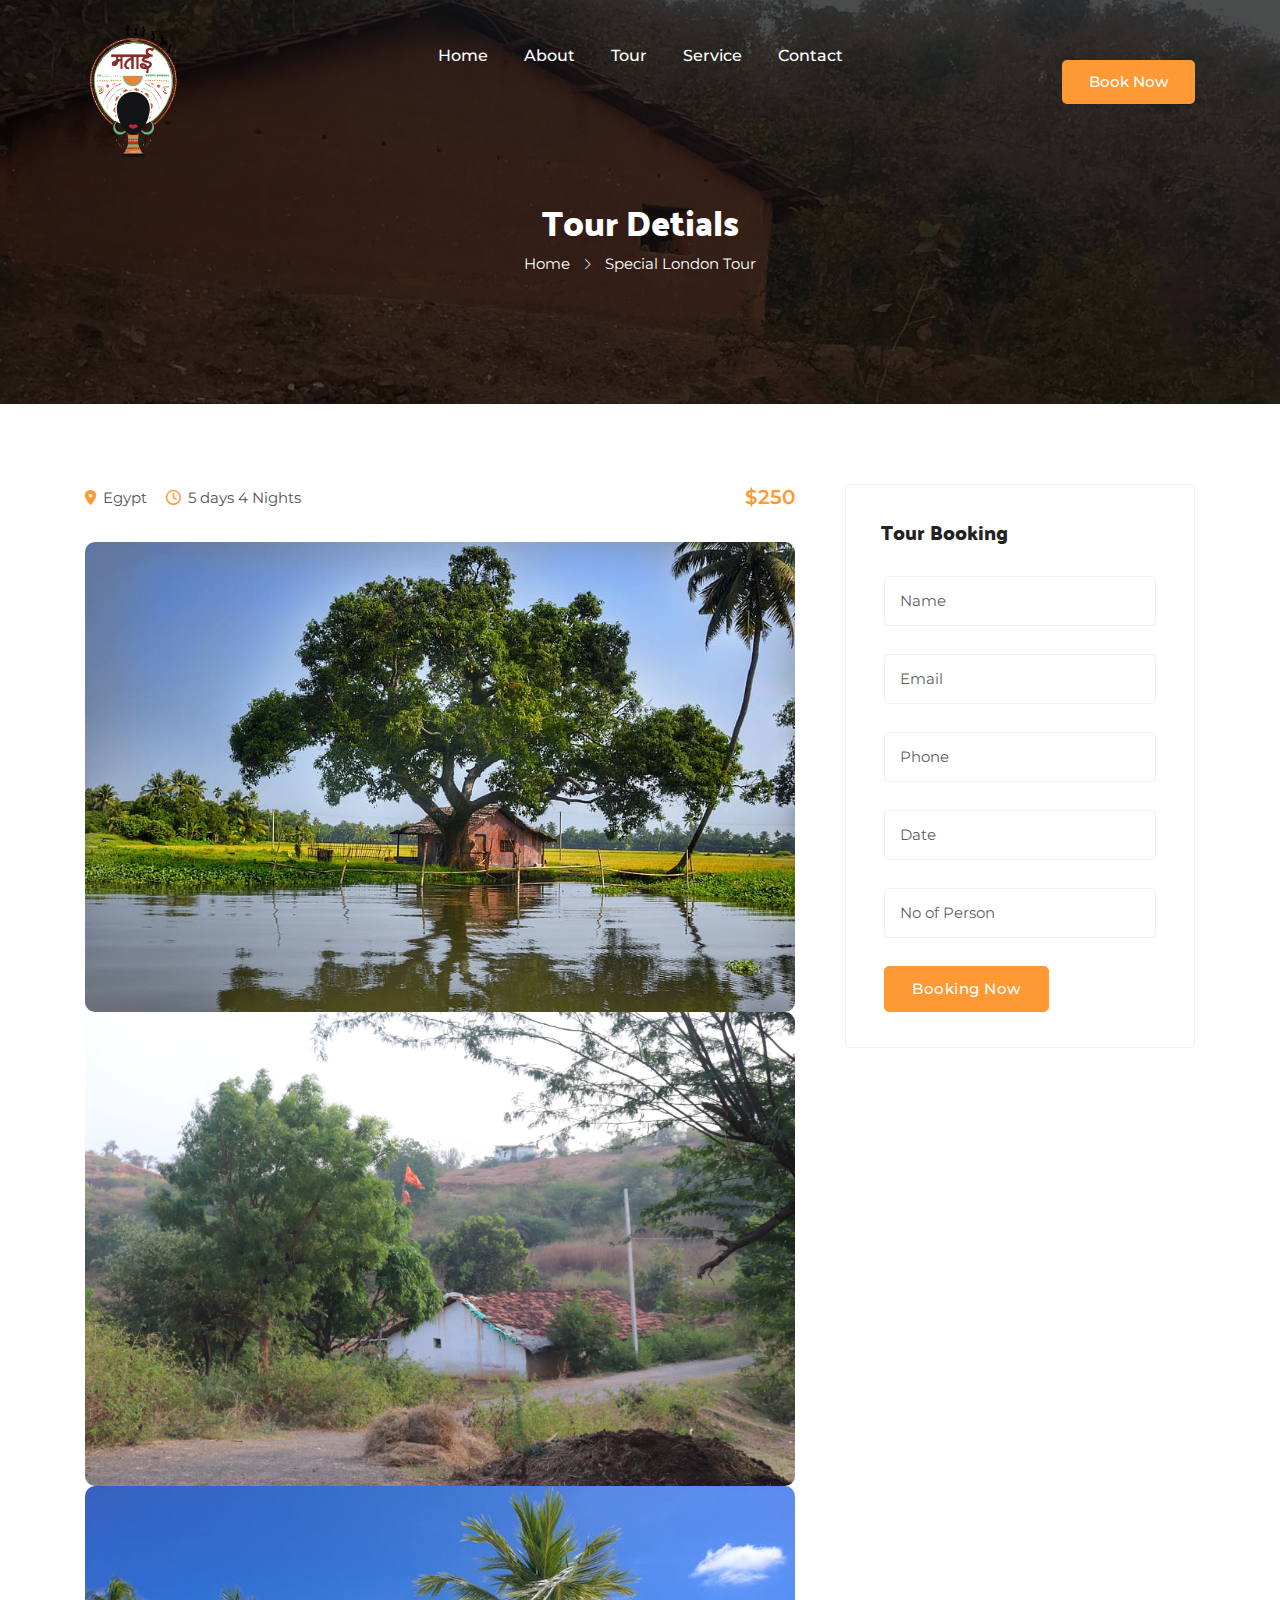
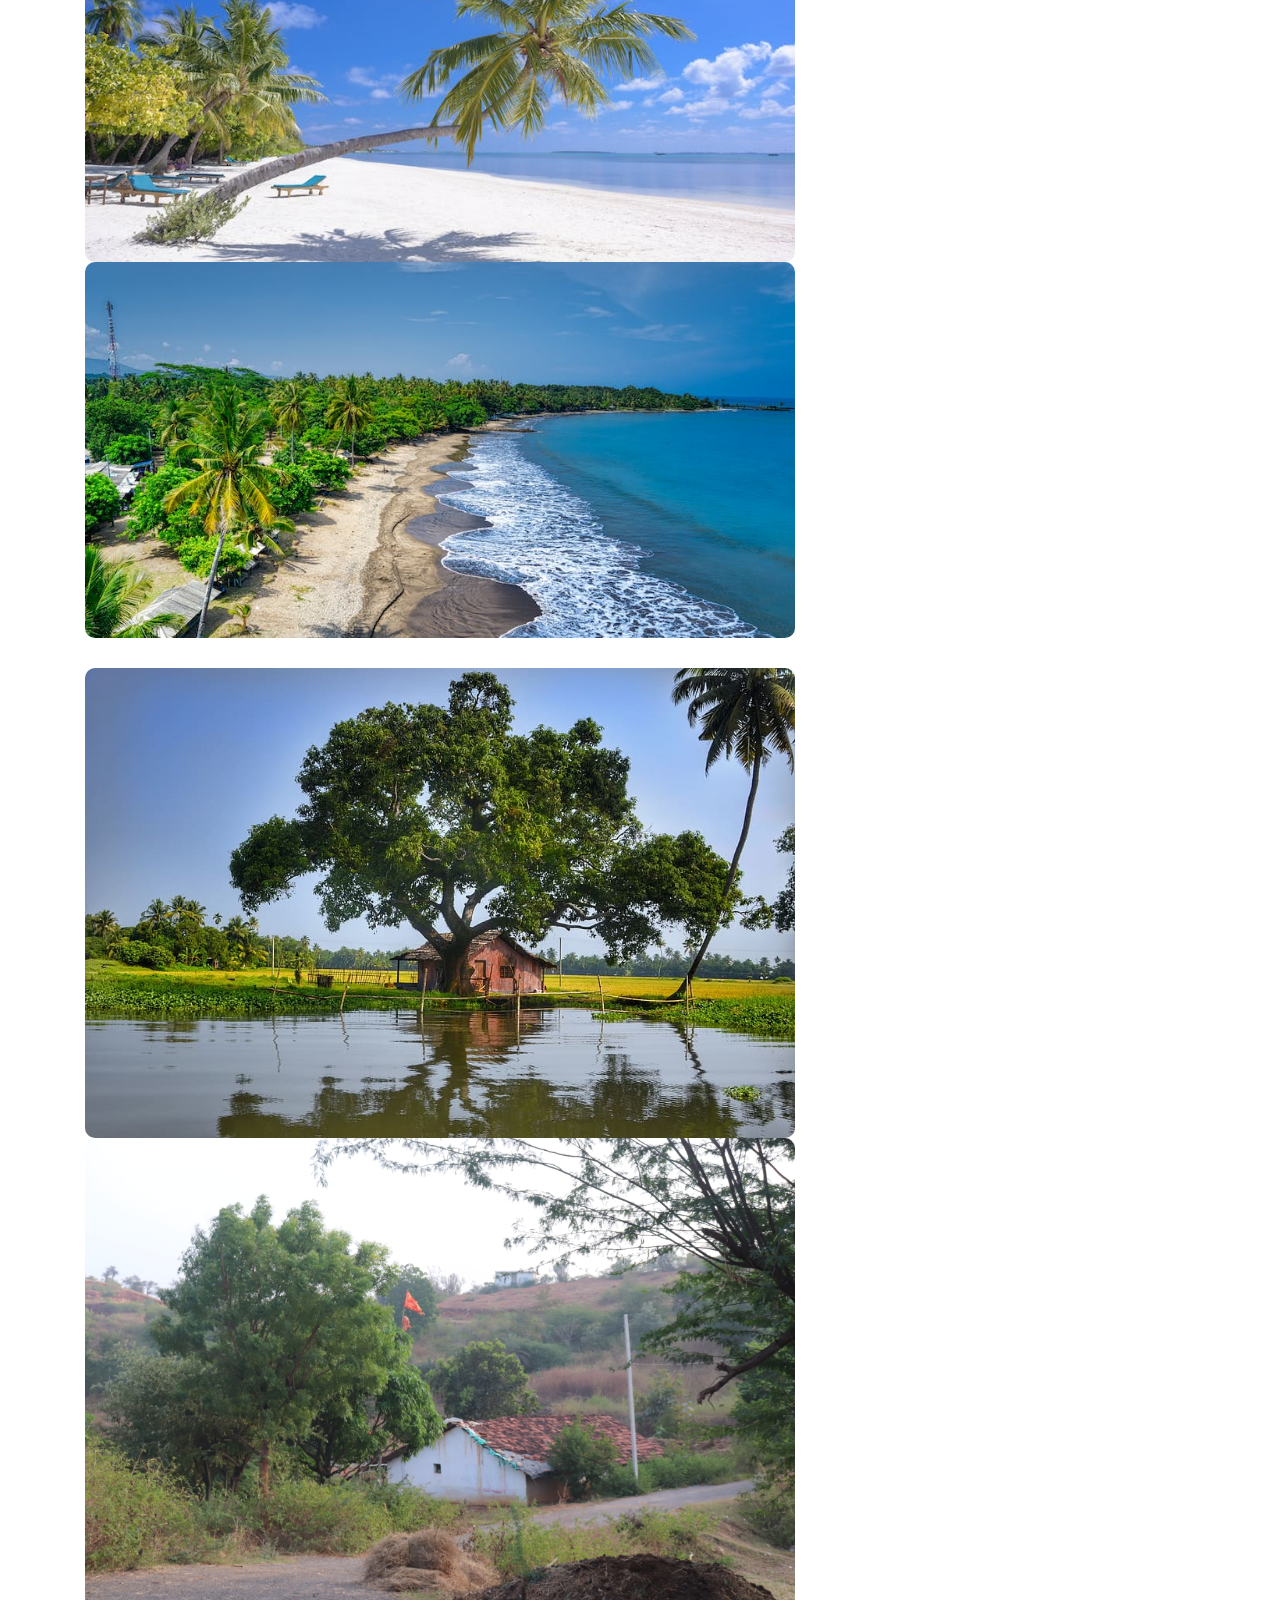
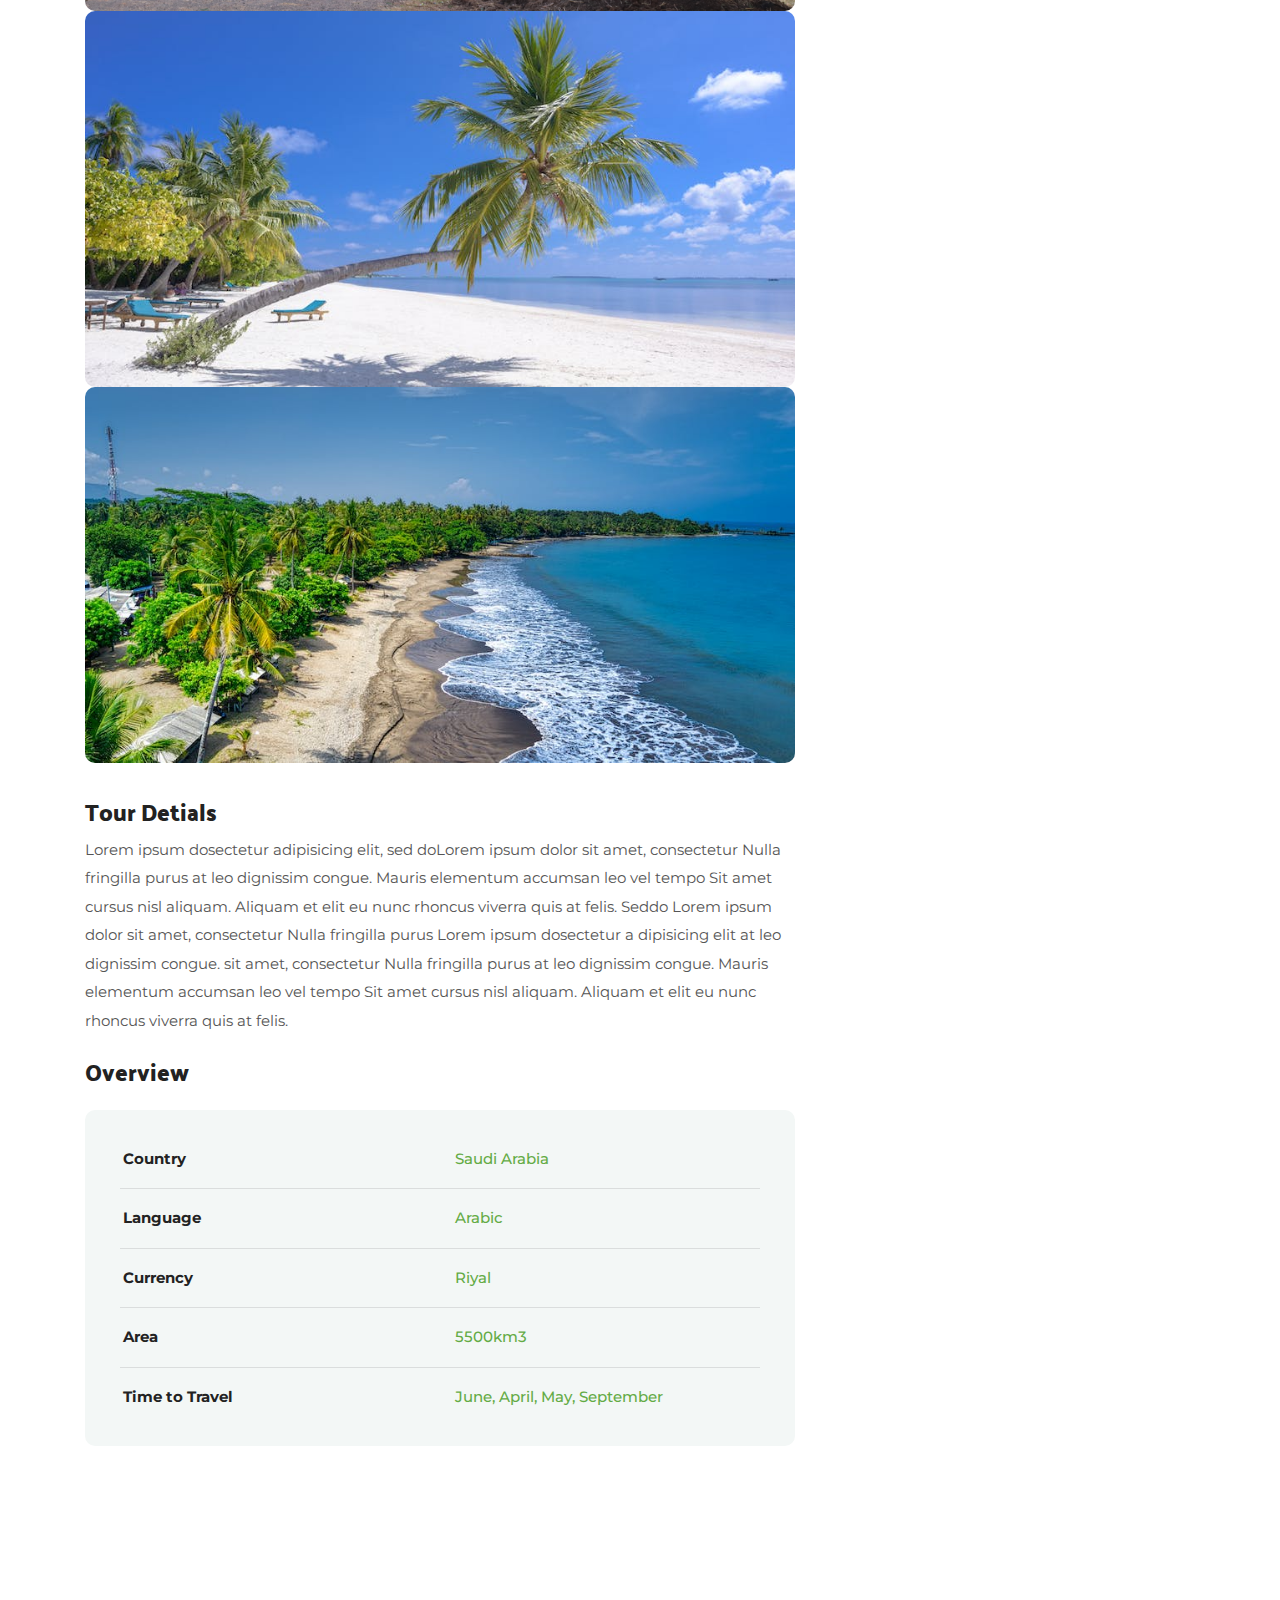
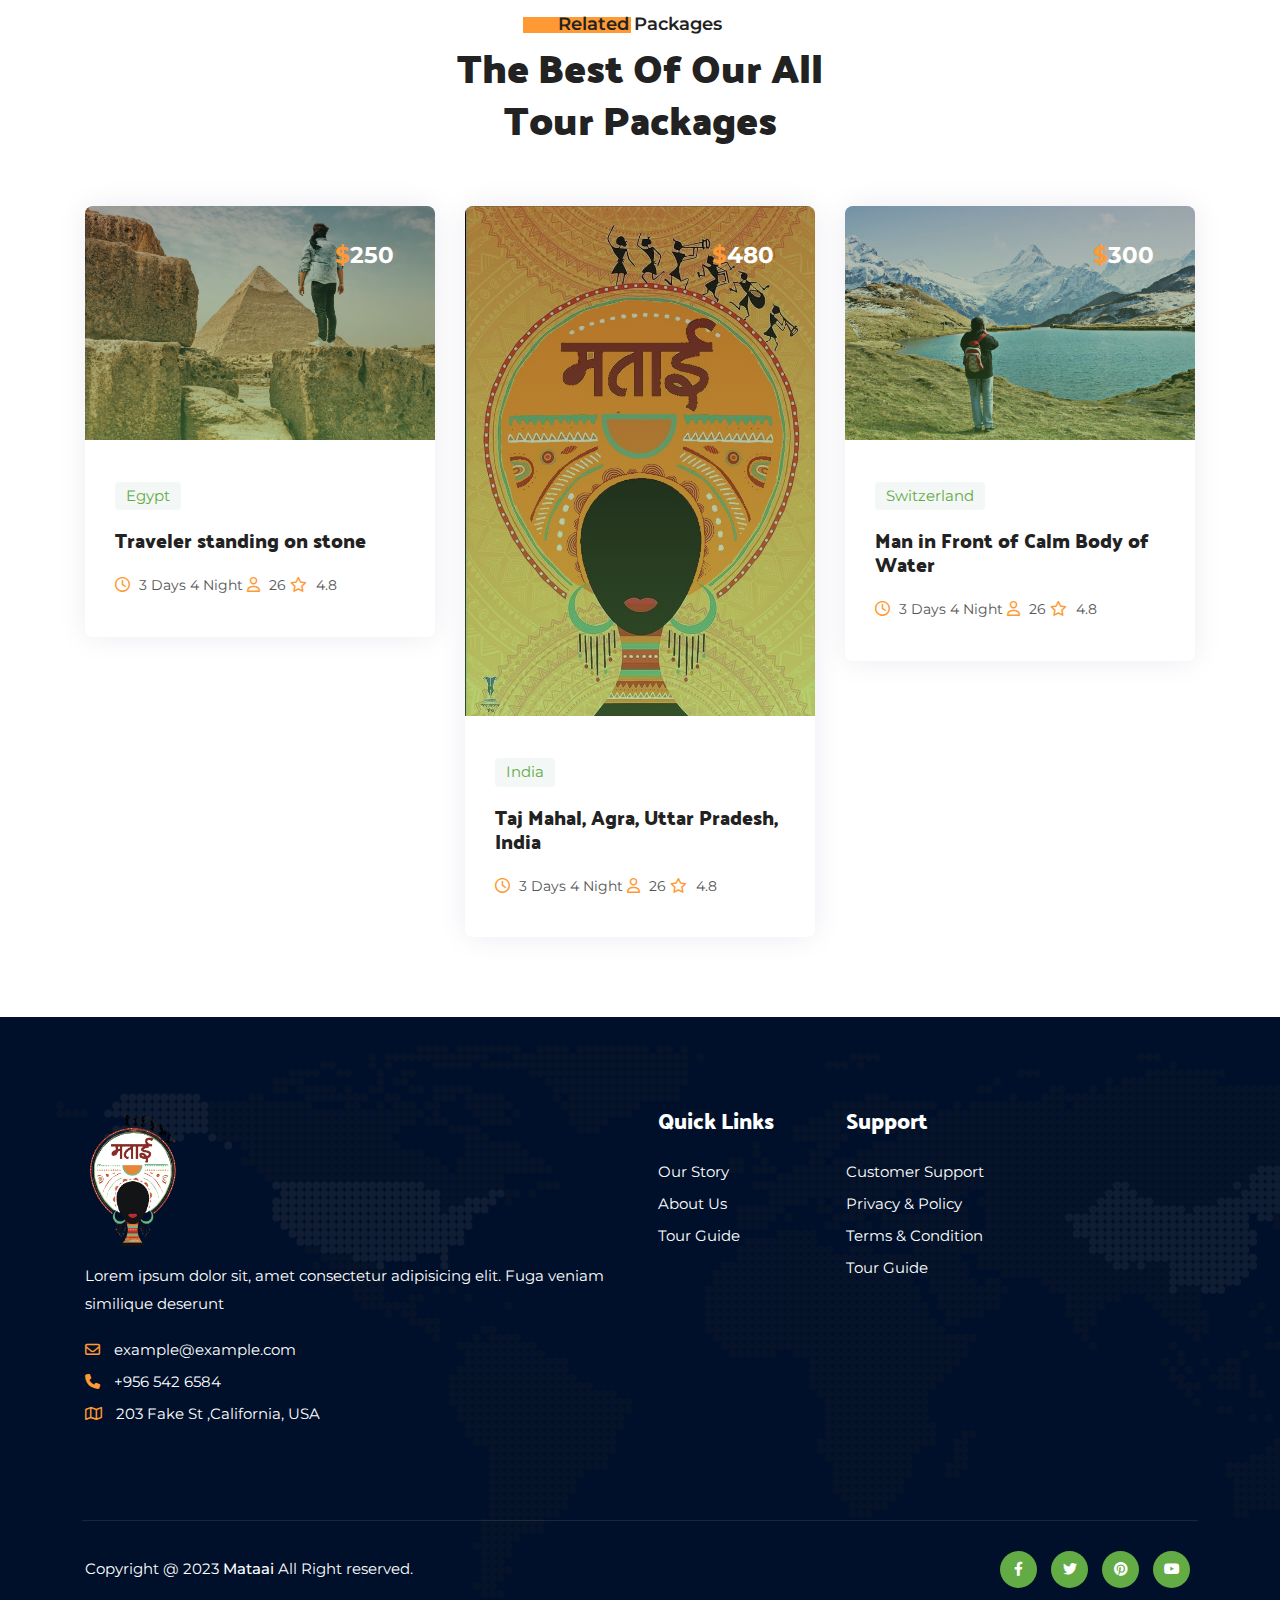
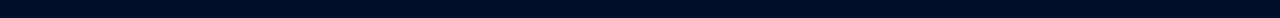
<file: tour-details.html>
<!DOCTYPE html>
<html lang="en">
  <head>
    <!-- Meta -->
    <meta charset="utf-8" />
    <meta http-equiv="X-UA-Compatible" content="IE=edge" />
    <meta
      name="viewport"
      content="width=device-width, initial-scale=1, shrink-to-fit=no"
    />
    <!-- The above 3 meta tags *must* come first in the head; any other head content must come *after* these tags -->
    <!-- SITE TITLE -->
    <title>Tour Details - Mataai Tour & Travel</title>
    <!-- Latest Bootstrap min CSS -->
    <link rel="stylesheet" href="assets/bootstrap/css/bootstrap.min.css" />
    <!-- Google Font -->
    <link rel="preconnect" href="https://fonts.googleapis.com/" />
    <link rel="preconnect" href="https://fonts.gstatic.com/" crossorigin />
    <link
      href="https://fonts.googleapis.com/css2?family=Dancing+Script:wght@400;500;600;700&amp;family=Montserrat:wght@400;500;600;700;800&amp;family=Palanquin+Dark:wght@400;500;600;700&amp;display=swap"
      rel="stylesheet"
    />
    <!-- Icon CSS -->
    <link rel="stylesheet" href="assets/fonts/themify-icons.css" />
    <link rel="stylesheet" href="assets/fonts/icofont/icofont.css" />
    <link rel="stylesheet" href="assets/css/Pe-icon-7-stroke.css" />
    <link rel="stylesheet" href="assets/css/line-awesome.css" />
    <link rel="stylesheet" href="assets/fonts/fontawesome/fontawesome.css" />
    <!--- owl carousel Css-->
    <link rel="stylesheet" href="assets/owlcarousel/css/owl.carousel.min.css" />
    <link
      rel="stylesheet"
      href="assets/owlcarousel/css/owl.theme.default.min.css"
    />
    <!--jquery-simple-mobilemenu Css-->
    <link rel="stylesheet" href="assets/css/jquery-simple-mobilemenu.css" />
    <!--magnific-popup Css-->
    <link rel="stylesheet" href="assets/css/magnific-popup.css" />
    <!--Slick Css-->
    <link rel="stylesheet" href="assets/css/slick.css" />
    <!--slick theme Css-->
    <link rel="stylesheet" href="assets/css/slick-theme.css" />
    <!-- Style CSS -->
    <link rel="stylesheet" href="assets/css/style.css" />
  </head>

  <body data-spy="scroll" data-offset="80">
    <!-- START PRELOADER  -->
    <div class="preloader">
      <div class="animation-container">
        <div class="lightning-container">
          <div class="lightning white"></div>
          <div class="lightning red"></div>
        </div>
        <div class="boom-container">
          <div class="shape circle big white"></div>
          <div class="shape circle white"></div>
          <div class="shape triangle big yellow"></div>
          <div class="shape disc white"></div>
          <div class="shape triangle blue"></div>
        </div>
        <div class="boom-container second">
          <div class="shape circle big white"></div>
          <div class="shape circle white"></div>
          <div class="shape disc white"></div>
          <div class="shape triangle blue"></div>
        </div>
      </div>
    </div>
    <!--  END PRELOADER -->

    <!-- START NAVBAR -->
    <div id="navigation" class="navbar-light bg-faded site-navigation">
      <div class="container">
        <div class="row">
          <div class="col-xl-2 col-md-3 col-sm-4 align-self-center">
            <div class="site-logo">
              <a href="index.html"><img src="assets/img/logo1.png" alt="" /></a>
            </div>
          </div>
          <!--- END Col -->

          <div class="col-xl-8 col-md-9 col-sm-8 d-flex justify-content-center">
            <nav id="main-menu">
              <ul>
                <li><a href="index.html">Home</a></li>
                <li><a href="about.html">About</a></li>
                <li><a href="tour.html">Tour</a></li>
                <li><a href="service.html">Service</a></li>
                <!-- <li class="menu-item-has-children">
                  <a href="#">Pages</a>
                  <ul>
                    <li><a href="tour-details.html">Package Details</a></li>
                    <li><a href="blog-details.html">Blog Details</a></li>
                  </ul>
                </li>
                <li><a href="blog.html">Blog</a></li> -->
                <li><a href="contact.html">Contact</a></li>
              </ul>
            </nav>
            <div id="mobile_menu"></div>
          </div>
          <!--- END Col -->

          <div class="col-xl-2 d-none d-xl-block text-end align-self-center">
            <a href="#" class="btn_yellow">Book Now</a>
          </div>
          <!--- END Col -->

          <ul class="mobile_menu">
            <li><a href="index.html">Home</a></li>
            <li><a href="about.html">About</a></li>
            <li><a href="tour.html">Tour</a></li>
            <li><a href="service.html">Service</a></li>
            <!-- <li>
              <a href="#">Pages</a>
              <ul class="submenu">
                <li><a href="tour-details.html">Package Details</a></li>
                <li><a href="blog-details.html">Blog Details</a></li>
              </ul>
            </li>
            <li><a href="blog.html">Blog</a></li> -->
            <li><a href="contact.html">Contact</a></li>
          </ul>
        </div>
        <!--- END ROW -->
      </div>
      <!--- END CONTAINER -->
    </div>
    <!-- END NAVBAR -->

    <!-- START TITLE TOP -->
    <section
      class="page_banner"
      style="
        background-image: url(assets/img/bg/section-bg.jpg);
        background-size: cover;
        background-position: center center;
      "
    >
      <div class="banner_overlay">
        <div class="container">
          <div class="row">
            <div class="col-md-12 text-center">
              <h1 class="section-blog-title">Tour Detials</h1>
              <ul>
                <li><a href="#">Home</a></li>
                <li><i class="ti-angle-right"></i> Special London Tour</li>
              </ul>
            </div>
          </div>
        </div>
      </div>
    </section>
    <!-- END TITLE TOP -->

    <!-- START BLOG -->
    <section class="tour_details section-padding">
      <div class="container">
        <div class="row">
          <div class="col-xl-8 col-lg-8 col-12">
            <div class="single_tour_details">
              <div class="tour_meta">
                <span class="tmeta">
                  <i class="fa-solid fa-location-dot"></i> Egypt
                </span>

                <span class="tmeta">
                  <i class="fa-regular fa-clock"></i> 5 days 4 Nights
                </span>

                <span class="tprice"> $250 </span>
              </div>
              <!-- END Tour Meta -->

              <div class="stour_image">
                <div class="tour_slider">
                  <img src="assets/img/tdetails/1.jpg" alt="" />
                  <img src="assets/img/tdetails/2.jpg" alt="" />
                  <img src="assets/img/tdetails/3.jpg" alt="" />
                  <img src="assets/img/tdetails/4.jpg" alt="" />
                </div>

                <div class="tour_slider_nav text-center">
                  <img src="assets/img/tdetails/1.jpg" alt="" />
                  <img src="assets/img/tdetails/2.jpg" alt="" />
                  <img src="assets/img/tdetails/3.jpg" alt="" />
                  <img src="assets/img/tdetails/4.jpg" alt="" />
                </div>
              </div>
              <!-- END Tour image -->

              <h3 class="tdtitle">Tour Detials</h3>
              <p>
                Lorem ipsum dosectetur adipisicing elit, sed doLorem ipsum dolor
                sit amet, consectetur Nulla fringilla purus at leo dignissim
                congue. Mauris elementum accumsan leo vel tempo Sit amet cursus
                nisl aliquam. Aliquam et elit eu nunc rhoncus viverra quis at
                felis. Seddo Lorem ipsum dolor sit amet, consectetur Nulla
                fringilla purus Lorem ipsum dosectetur a dipisicing elit at leo
                dignissim congue. sit amet, consectetur Nulla fringilla purus at
                leo dignissim congue. Mauris elementum accumsan leo vel tempo
                Sit amet cursus nisl aliquam. Aliquam et elit eu nunc rhoncus
                viverra quis at felis.
              </p>
              <h3 class="tdtitle pt-2 mb-4">Overview</h3>
              <div class="tdoverview">
                <div class="stoverview">
                  <div class="row">
                    <div class="col-xl-6">
                      <strong>Country</strong>
                    </div>

                    <div class="col-xl-6">
                      <span>Saudi Arabia</span>
                    </div>
                  </div>
                </div>
                <!--- END Single -->

                <div class="stoverview">
                  <div class="row">
                    <div class="col-xl-6">
                      <strong>Language</strong>
                    </div>

                    <div class="col-xl-6">
                      <span>Arabic</span>
                    </div>
                  </div>
                </div>
                <!--- END Single -->

                <div class="stoverview">
                  <div class="row">
                    <div class="col-xl-6">
                      <strong>Currency</strong>
                    </div>

                    <div class="col-xl-6">
                      <span>Riyal</span>
                    </div>
                  </div>
                </div>
                <!--- END Single -->

                <div class="stoverview">
                  <div class="row">
                    <div class="col-xl-6">
                      <strong>Area</strong>
                    </div>

                    <div class="col-xl-6">
                      <span>5500km3</span>
                    </div>
                  </div>
                </div>
                <!--- END Single -->

                <div class="stoverview">
                  <div class="row">
                    <div class="col-xl-6">
                      <strong>Time to Travel</strong>
                    </div>

                    <div class="col-xl-6">
                      <span>June, April, May, September</span>
                    </div>
                  </div>
                </div>
                <!--- END Single -->
              </div>
            </div>
          </div>
          <!--- END COL -->

          <div class="col-xl-4 col-lg-4 col-12">
            <div class="book_now">
              <h4>Tour Booking</h4>
              <form method="post" enctype="multipart/form-data">
                <div class="row">
                  <div class="form-group col-md-12">
                    <input
                      type="text"
                      name="name"
                      class="form-control"
                      id="first-name"
                      placeholder="Name"
                      required="required"
                    />
                  </div>
                  <div class="form-group col-md-12">
                    <input
                      type="email"
                      name="email"
                      class="form-control"
                      id="email"
                      placeholder="Email"
                      required="required"
                    />
                  </div>
                  <div class="form-group col-md-12">
                    <input
                      type="text"
                      name="phone"
                      class="form-control"
                      id="phone"
                      placeholder="Phone"
                      required="required"
                    />
                  </div>
                  <div class="form-group col-md-12">
                    <input
                      type="text"
                      name="date"
                      class="form-control"
                      id="date"
                      placeholder="Date"
                      required="required"
                    />
                  </div>
                  <div class="form-group col-md-12">
                    <input
                      type="text"
                      name="person"
                      class="form-control"
                      id="person"
                      placeholder="No of Person"
                      required="required"
                    />
                  </div>
                  <div class="col-md-12">
                    <div class="actions">
                      <input
                        type="submit"
                        value="Booking Now"
                        name="submit"
                        class="btn-home-bg"
                      />
                    </div>
                  </div>
                </div>
              </form>
            </div>

            <!-- START MAP -->
            <div class="tour-map">
              <iframe
                height="300"
                id="gmap_canvas"
                src="https://www.google.com/maps/embed?pb=!1m18!1m12!1m3!1d50431.01496117057!2d144.9372018671769!3d-37.81441383014957!2m3!1f0!2f0!3f0!3m2!1i1024!2i768!4f13.1!3m3!1m2!1s0x6ad646b5d2ba4df7%3A0x4045675218ccd90!2sMelbourne%20VIC%2C%20Australia!5e0!3m2!1sen!2sbd!4v1572172541109!5m2!1sen!2sbd"
              ></iframe>
            </div>
            <!-- END MAP -->
          </div>
          <!--- END COL -->
        </div>
        <!--- END ROW -->
      </div>
      <!--- END CONTAINER -->
    </section>
    <!-- END BLOG -->

    <!-- START DEALS & DISCOUNT -->
    <section class="related-deal section-padding">
      <div class="container">
        <div class="row">
          <div class="col-12" data-aos="fade-up">
            <div class="section-title text-center">
              <span>Related Packages</span>
              <h2>The Best Of Our All <br />Tour Packages</h2>
            </div>
          </div>
          <!-- END COL -->
        </div>
        <!-- END ROW -->

        <div class="row">
          <div class="col-xl-4 col-md-6 col-12">
            <div class="single-deal">
              <div class="deal-image">
                <img src="assets/img/tour/1.jpg" alt="" />
                <span class="tr-price"><span>$</span>250</span>
              </div>
              <div class="deal-content">
                <span class="sdcat">Egypt</span>
                <h4><a href="#">Traveler standing on stone</a></h4>
                <div class="deal_meta">
                  <div class="sdmeta">
                    <i class="fa-regular fa-clock"></i>
                    3 Days 4 Night
                  </div>

                  <div class="sdmeta">
                    <i class="fa-regular fa-user"></i>
                    26
                  </div>

                  <div class="sdmeta">
                    <i class="fa-regular fa-star"></i>
                    4.8
                  </div>
                </div>
              </div>
            </div>
          </div>
          <!--- END single-deal -->

          <div class="col-xl-4 col-md-6 col-12">
            <div class="single-deal">
              <div class="deal-image">
                <img src="assets/img/tour/2.jpg" alt="" />
                <span class="tr-price"><span>$</span>480</span>
              </div>
              <div class="deal-content">
                <span class="sdcat">India</span>
                <h4><a href="#">Taj Mahal, Agra, Uttar Pradesh, India</a></h4>
                <div class="deal_meta">
                  <div class="sdmeta">
                    <i class="fa-regular fa-clock"></i>
                    3 Days 4 Night
                  </div>

                  <div class="sdmeta">
                    <i class="fa-regular fa-user"></i>
                    26
                  </div>

                  <div class="sdmeta">
                    <i class="fa-regular fa-star"></i>
                    4.8
                  </div>
                </div>
              </div>
            </div>
          </div>
          <!--- END single-deal -->

          <div class="col-xl-4 col-md-6 col-12">
            <div class="single-deal">
              <div class="deal-image">
                <img src="assets/img/tour/3.jpg" alt="" />
                <span class="tr-price"><span>$</span>300</span>
              </div>
              <div class="deal-content">
                <span class="sdcat">Switzerland</span>
                <h4><a href="#">Man in Front of Calm Body of Water</a></h4>
                <div class="deal_meta">
                  <div class="sdmeta">
                    <i class="fa-regular fa-clock"></i>
                    3 Days 4 Night
                  </div>

                  <div class="sdmeta">
                    <i class="fa-regular fa-user"></i>
                    26
                  </div>

                  <div class="sdmeta">
                    <i class="fa-regular fa-star"></i>
                    4.8
                  </div>
                </div>
              </div>
            </div>
          </div>
          <!--- END single-deal -->
        </div>
        <!-- END ROW -->
      </div>
      <!-- END CONTAINER -->
    </section>
    <!-- END DEALS & DISCOUNT -->

    <!-- START FOOTER -->
    <div class="footer">
      <div class="container">
        <div class="footer-top">
          <div class="row">
            <div class="col-xl-6 col-lg-6 col-md-6 col-12">
              <div class="footer-widget">
                <div class="foot_about_us">
                  <img src="assets/img/logo1.png" class="fot-logo" alt="" />
                  <p class="mt-3">
                    Lorem ipsum dolor sit, amet consectetur adipisicing elit.
                    Fuga veniam similique deserunt
                  </p>

                  <ul class="cont_info">
                    <li>
                      <i class="fa-regular fa-envelope"></i> example@example.com
                    </li>
                    <li><i class="fa-solid fa-phone"></i> +956 542 6584</li>
                    <li>
                      <i class="fa-regular fa-map"></i> 203 Fake St ,California,
                      USA
                    </li>
                  </ul>
                </div>
              </div>
            </div>
            <!--- END COL -->

            <div class="col-xl-6 col-lg-6 col-md-12 col-12">
              <div class="row">
                <div class="col-xl-4 col-lg-4 col-md-6 col-12">
                  <div class="footer-widget">
                    <h3 class="fot-title">Quick Links</h3>
                    <ul>
                      <li><a href="#">Our Story</a></li>
                      <!-- <li><a href="#">Travel Blog & Tips</a></li> -->
                      <li><a href="#">About Us</a></li>
                      <li><a href="#">Tour Guide</a></li>
                      <!-- <li><a href="#">Be Our Partner</a></li> -->
                    </ul>
                  </div>
                </div>
                <!--- END COL -->

                <div class="col-xl-4 col-lg-4 col-md-6 col-12">
                  <div class="footer-widget">
                    <h3 class="fot-title">Support</h3>
                    <ul>
                      <li><a href="#">Customer Support</a></li>
                      <li><a href="#">Privacy & Policy</a></li>
                      <li><a href="#">Terms & Condition</a></li>
                      <!-- <li><a href="#">Forum</a></li> -->
                      <li><a href="#">Tour Guide</a></li>
                    </ul>
                  </div>
                </div>
                <!--- END COL -->

                <!-- <div class="col-xl-4 col-lg-4 col-md-6 col-12">
                  <div class="footer-widget">
                    <h3 class="fot-title">Newsletter</h3>
                    <form class="subscribe-form">
                      <div class="form-group">
                        <input
                          type="text"
                          class="form-control form--control"
                          name="email"
                          placeholder="Enter Your Email"
                        />
                      </div>
                      <button type="submit">
                        <i class="fa-regular fa-paper-plane"></i>
                      </button>
                    </form>
                    <p class="mt-3">
                      By subscribing to our mailing list you will always be
                      updated
                    </p>
                  </div>
                </div> -->
              </div>
            </div>
          </div>
        </div>

        <div class="footer-bottom">
          <div class="row">
            <div class="col-xl-6 col-md-6 col-12 align-self-center text-start">
              <p class="copyright_text">
                Copyright @ 2023 <a href="#">Mataai</a> All Right reserved.
              </p>
            </div>
            <!--- END COL -->

            <div class="col-xl-6 col-md-6 col-12 text-end">
              <ul class="foot_social_link">
                <li>
                  <a href="#"><i class="fa-brands fa-facebook-f"></i></a>
                </li>
                <li>
                  <a href="#"><i class="fa-brands fa-twitter"></i></a>
                </li>
                <li>
                  <a href="#"><i class="fa-brands fa-pinterest"></i></a>
                </li>
                <li>
                  <a href="#"><i class="fa-brands fa-youtube"></i></a>
                </li>
              </ul>
            </div>
            <!--- END COL -->
          </div>
        </div>
      </div>
      <!--- END CONTAINER -->
    </div>
    <!-- END FOOTER -->

    <!-- Latest jQuery -->
    <script src="assets/js/jquery.min.js"></script>
    <!-- Latest compiled and minified Bootstrap -->
    <script src="assets/bootstrap/js/bootstrap.min.js"></script>
    <!-- imagesloaded.pkgd -->
    <script src="assets/js/imagesloaded.pkgd.min.js"></script>
    <!-- masonry -->
    <script src="assets/js/masonry.pkgd.min.js"></script>
    <!-- jquery-simple-mobilemenu.min -->
    <script src="assets/js/jquery-simple-mobilemenu.js"></script>
    <!-- modernizer JS -->
    <script src="assets/js/modernizr-2.8.3.min.js"></script>
    <!-- owl-carousel min js  -->
    <script src="assets/owlcarousel/js/owl.carousel.min.js"></script>
    <!-- waypoints -->
    <script src="assets/js/waypoints.min.js"></script>
    <!-- counterup -->
    <script src="assets/js/jquery.counterup.min.js"></script>
    <!-- magnific-popup js -->
    <script src="assets/js/jquery.magnific-popup.js"></script>
    <!-- scrolltopcontrol js -->
    <script src="assets/js/scrolltopcontrol.js"></script>
    <!-- slick js -->
    <script src="assets/js/slick.js"></script>
    <!-- scripts js -->
    <script src="assets/js/scripts.js"></script>
  </body>
</html>
</file>
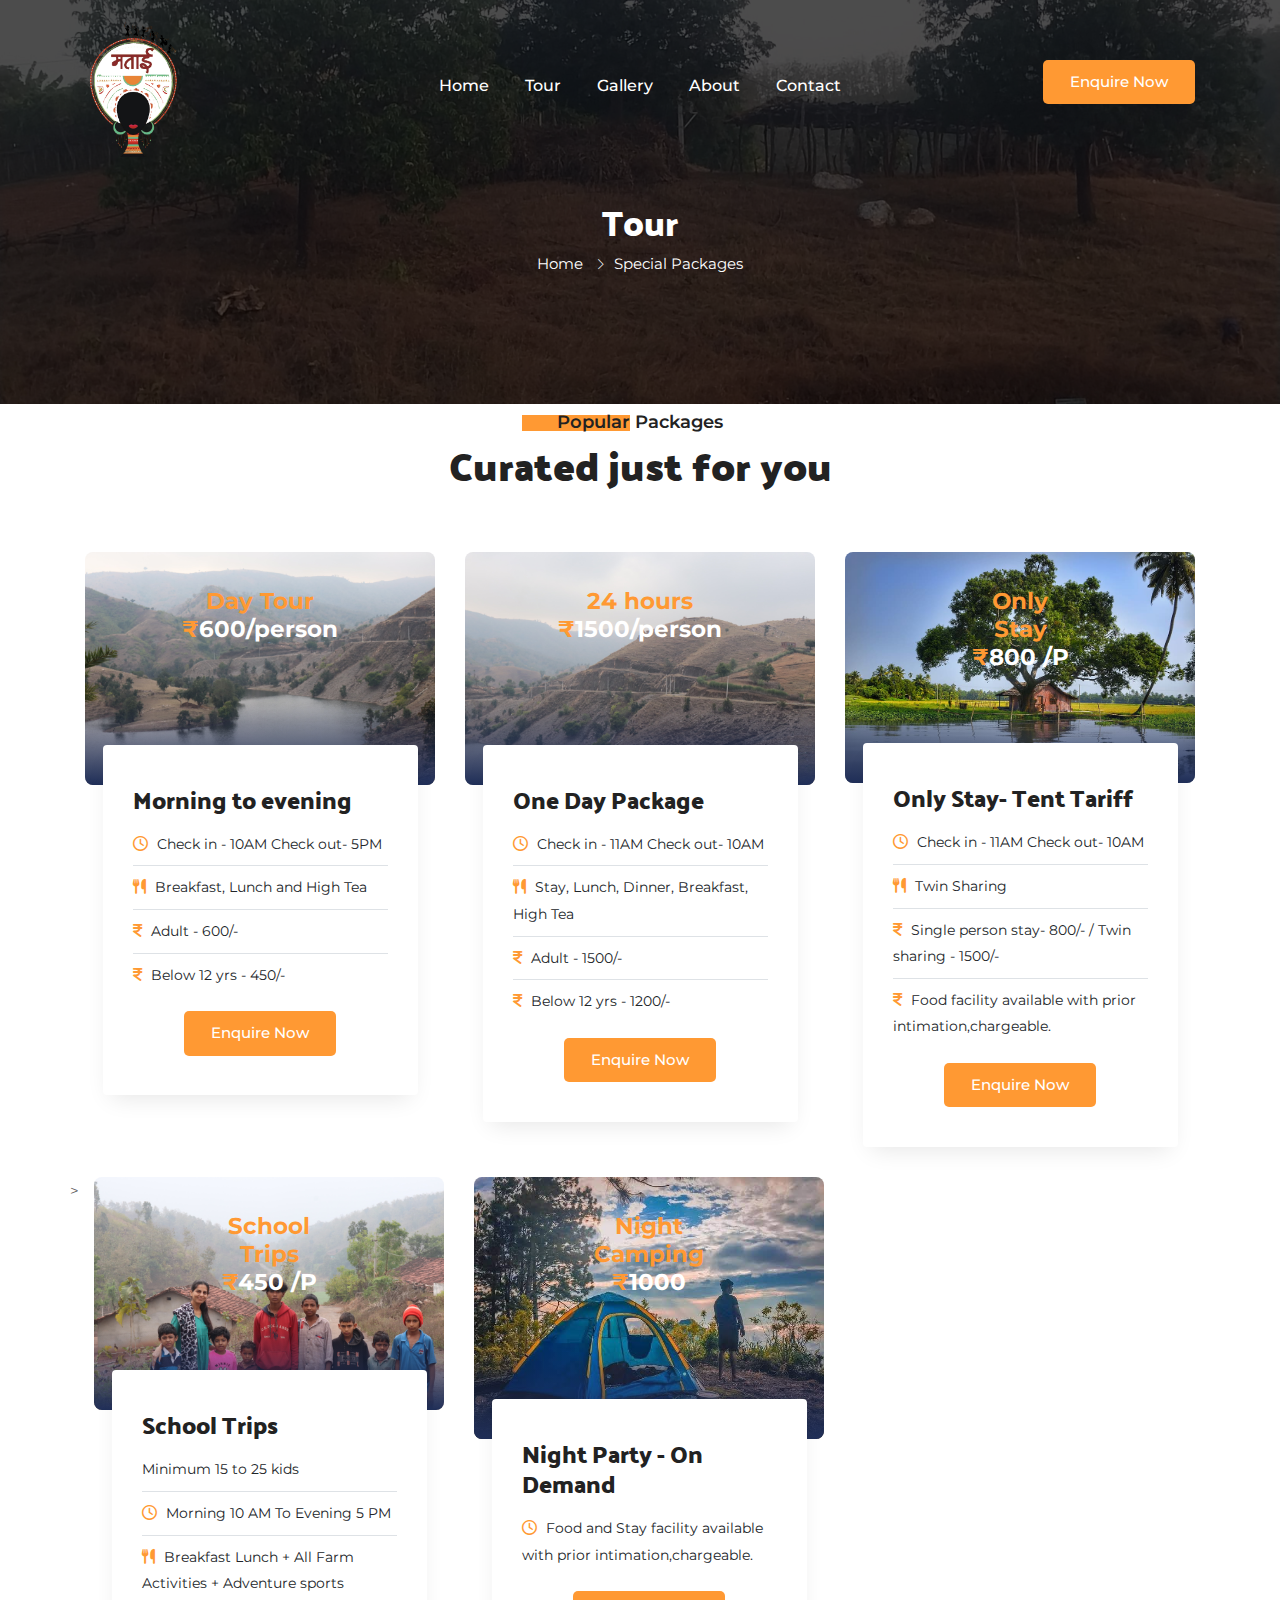
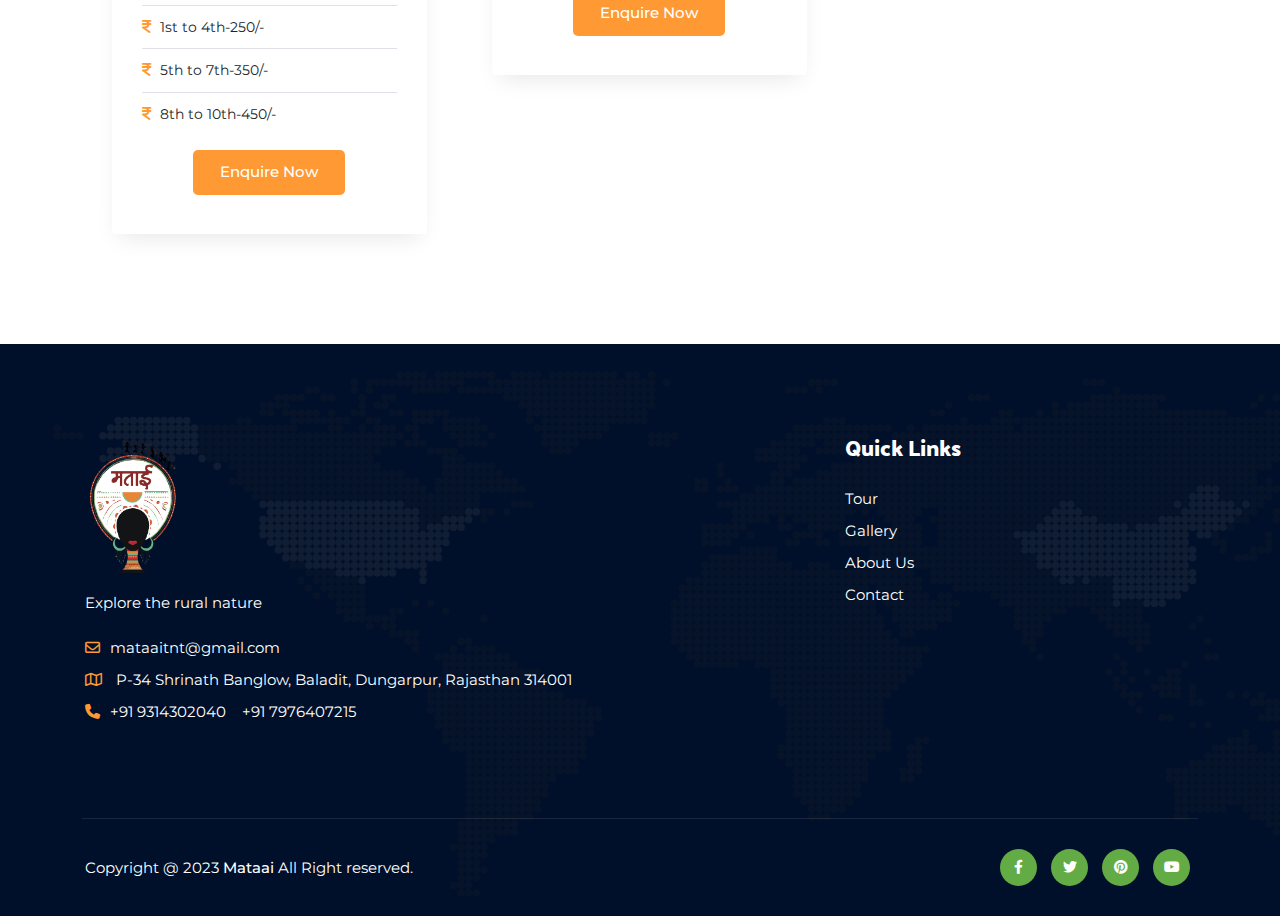
<file: tour.html>
<!DOCTYPE html>
<html lang="en">

<head>
  <meta charset="utf-8" />
  <meta http-equiv="X-UA-Compatible" content="IE=edge" />
  <meta name="viewport" content="width=device-width, initial-scale=1, shrink-to-fit=no" />
  <!-- SITE TITLE -->
  <title>Tour - Mataai Tour & Travel</title>
  <!-- Latest Bootstrap min CSS -->
  <link rel="stylesheet" href="assets/bootstrap/css/bootstrap.min.css" />
  <!-- Google Font -->
  <link rel="preconnect" href="https://fonts.googleapis.com/" />
  <link rel="preconnect" href="https://fonts.gstatic.com/" crossorigin />
  <link
    href="https://fonts.googleapis.com/css2?family=Dancing+Script:wght@400;500;600;700&amp;family=Montserrat:wght@400;500;600;700;800&amp;family=Palanquin+Dark:wght@400;500;600;700&amp;display=swap"
    rel="stylesheet" />
  <!-- Icon CSS -->
	<link rel="stylesheet" href="assets/fonts/themify-icons.css" />
	<link rel="stylesheet" href="assets/fonts/fontawesome/fontawesome.css" />
	<!--jquery-simple-mobilemenu Css-->
	<link rel="stylesheet" href="assets/css/jquery-simple-mobilemenu.css" />
	<!--Slick Css-->
	<link rel="stylesheet" href="assets/css/slick.css" />
	<!--slick theme Css-->
	<link rel="stylesheet" href="assets/css/slick-theme.css" />
	<!-- Style CSS -->
	<link rel="stylesheet" href="assets/css/style.css" />
</head>

<body data-spy="scroll" data-offset="80">
  <!-- START PRELOADER  -->
  <div class="preloader">
    <div class="animation-container">
      <div class="lightning-container">
        <div class="lightning white"></div>
        <div class="lightning red"></div>
      </div>
      <div class="boom-container">
        <div class="shape circle big white"></div>
        <div class="shape circle white"></div>
        <div class="shape triangle big yellow"></div>
        <div class="shape disc white"></div>
        <div class="shape triangle blue"></div>
      </div>
      <div class="boom-container second">
        <div class="shape circle big white"></div>
        <div class="shape circle white"></div>
        <div class="shape disc white"></div>
        <div class="shape triangle blue"></div>
      </div>
    </div>
  </div>
  <!--  END PRELOADER -->

  <!-- START NAVBAR -->
  <div id="navigation" class="navbar-light bg-faded site-navigation">
    <div class="container">
      <div class="row align-items-center">
        <div class="col-xl-2 col-md-3 col-sm-4 align-self-center">
          <div class="site-logo">
            <a href="index.html"><img src="assets/img/logo1.png" alt="" /></a>
          </div>
        </div>

        <div class="col-xl-8 col-md-9 col-sm-8 d-flex justify-content-center">
          <nav id="main-menu">
            <ul>
              <li><a href="index.html">Home</a></li>
              <li><a href="tour.html">Tour</a></li>
              <li><a href="gallery.html">Gallery</a></li>
              <li><a href="about.html">About</a></li>
              <li><a href="contact.html">Contact</a></li>
            </ul>
          </nav>
          <div id="mobile_menu"></div>
        </div>

        <div class="col-xl-2 d-none d-xl-block text-end align-self-center">
          <a href="contact.html#contact-form" class="btn_yellow">Enquire Now</a>
        </div>

        <ul class="mobile_menu">
          <li><a href="index.html">Home</a></li>
          <li><a href="tour.html">Tour</a></li>
          <li><a href="gallery.html">Gallery</a></li>
          <li><a href="about.html">About</a></li>
          <li><a href="contact.html">Contact</a></li>
        </ul>
      </div>
    </div>
  </div>
  <!-- END NAVBAR -->

  <!-- START TITLE TOP -->
  <section class="page_banner" style="
        background-image: url(assets/img/bg/section-bg-tour.jpg);
        background-size: cover;
        background-position: center center;
      ">
    <div class="banner_overlay">
      <div class="container">
        <div class="row">
          <div class="col-md-12 text-center">
            <h1 class="section-blog-title">Tour</h1>
            <ul>
              <li><a href="#">Home</a></li>
              <li><i class="ti-angle-right"></i>Special Packages</li>
            </ul>
          </div>
        </div>
      </div>
    </div>
  </section>
  <!-- END TITLE TOP -->

  <!-- START SPECIAL PACKAGE -->
  <section id="special_package" class="special_package pb130">
    <div class="container">
      <div class="row">
        <div class="col-12" data-aos="fade-up">
          <div class="section-title text-center">
            <span>Popular Packages</span>
            <h2>Curated just for you</h2>
          </div>
        </div>
      </div>

      <div class="row text-left">
        <div class="col-xl-4 col-lg-6 col-md-6 col-12">
          <div class="single_package">
            <div class="pack_image">
              <img class="img-fluid" src="assets/img/special-package/1.jpg" alt="French Polynesia Beach" />
              <div class="tour_price">
                <span>Day Tour</span>
                <span>&#8377;</span>600/person
              </div>
            </div>
            <div class="tour_text">
              <h4>Morning to evening</h4>
              <ul class="list-group list-group-flush deal_meta">
                <li class="list-group-item sdmeta">
                  <i class="fa-regular fa-clock"></i>
                  Check in - 10AM Check out- 5PM
                </li>
                <li class="list-group-item sdmeta">
                  <i class="fa-solid fa-utensils"></i>
                  Breakfast, Lunch and High Tea
                </li>
                <li class="list-group-item sdmeta">
                  <i class="fa-solid fa-indian-rupee-sign"></i>
                  Adult - 600/-
                </li>
                <li class="list-group-item sdmeta">
                  <i class="fa-solid fa-indian-rupee-sign"></i>
                  Below 12 yrs - 450/-
                </li>
              </ul>
              <div class="text-center mt15">
                <a href="contact.html#contact-form" class="btn_yellow">Enquire Now</a>
              </div>
            </div>
          </div>
        </div>

        <div class="col-xl-4 col-lg-6 col-md-6 col-12">
          <div class="single_package">
            <div class="pack_image">
              <img class="img-fluid" src="assets/img/special-package/2.jpg" alt="French Polynesia Beach" />

              <div class="tour_price">
                <span>24 hours</span>
                <span>&#8377;</span>1500/person
              </div>
            </div>
            <div class="tour_text">
              <h4>One Day Package</h4>
              <ul class="list-group list-group-flush deal_meta">
                <li class="list-group-item sdmeta">
                  <i class="fa-regular fa-clock"></i>
                  Check in - 11AM Check out- 10AM
                </li>
                <li class="list-group-item sdmeta">
                  <i class="fa-solid fa-utensils"></i>
                  Stay, Lunch, Dinner, Breakfast, High Tea
                </li>
                <li class="list-group-item sdmeta">
                  <i class="fa-solid fa-indian-rupee-sign"></i>
                  Adult - 1500/-
                </li>
                <li class="list-group-item sdmeta">
                  <i class="fa-solid fa-indian-rupee-sign"></i>
                  Below 12 yrs - 1200/-
                </li>
              </ul>
              <div class="text-center mt15">
                <a href="contact.html#contact-form" class="btn_yellow">Enquire Now</a>
              </div>
            </div>
          </div>
        </div>
       
				<div class="col-xl-4 col-lg-6 col-md-6 col-12">
					<div class="single_package">
						<div class="pack_image">
							<img class="img-fluid" src="assets/img/special-package/3.jpg"
								alt="French Polynesia Beach" />
							<div class="tour_price">
								<span>Only Stay</span> <span>&#8377;</span>800 /P
							</div>
						</div>
						<div class="tour_text">
							<h4>Only Stay- Tent Tariff</h4>
							<ul class="list-group list-group-flush deal_meta">
								<li class="list-group-item sdmeta">
									<i class="fa-regular fa-clock"></i>
									Check in - 11AM Check out- 10AM
								</li>
								<li class="list-group-item sdmeta">
									<i class="fa-solid fa-utensils"></i>
									Twin Sharing
								</li>
								<li class="list-group-item sdmeta">
									<i class="fa-solid fa-indian-rupee-sign"></i>
									Single person stay- 800/- / Twin sharing - 1500/-
								</li>
								<li class="list-group-item sdmeta">
									<i class="fa-solid fa-indian-rupee-sign"></i>
									Food facility available with prior intimation,chargeable.
								</li>
							</ul>
							<div class="text-center mt15">
								<a href="contact.html#contact-form" class="btn_yellow">Enquire Now</a>
							</div>
						</div>
					</div>
				</div>>

        <div class="col-xl-4 col-lg-6 col-md-6 col-12">
          <div class="single_package">
            <div class="pack_image">
              <img class="img-fluid" src="assets/img/special-package/4.JPG" alt="French Polynesia Beach" />
              <div class="tour_price">
                <span>School Trips</span> <span>&#8377;</span>450 /P

              </div>
            </div>
            <div class="tour_text">
              <h4>School Trips</h4>
              <ul class="list-group list-group-flush deal_meta">
                <li class="list-group-item sdmeta">

                  Minimum 15 to 25 kids
                </li>
                <li class="list-group-item sdmeta">
                  <i class="fa-regular fa-clock"></i>
                  Morning 10 AM To Evening 5 PM
                </li>
                <li class="list-group-item sdmeta">
                  <i class="fa-solid fa-utensils"></i>
                  Breakfast Lunch + All Farm Activities + Adventure sports
                </li>
                <li class="list-group-item sdmeta">
                  <i class="fa-solid fa-indian-rupee-sign"></i>
                  1st to 4th-250/-
                </li>
                <li class="list-group-item sdmeta">
                  <i class="fa-solid fa-indian-rupee-sign"></i>
                  5th to 7th-350/-
                </li>
                <li class="list-group-item sdmeta">
                  <i class="fa-solid fa-indian-rupee-sign"></i>
                  8th to 10th-450/-
                </li>
              </ul>
              <div class="text-center mt15">
                <a href="contact.html#contact-form" class="btn_yellow">Enquire Now</a>
              </div>
            </div>
          </div>
        </div>

        <div class="col-xl-4 col-lg-6 col-md-6 col-12">
          <div class="single_package">
            <div class="pack_image">
              <img class="img-fluid" src="assets/img/special-package/5.jpg" alt="French Polynesia Beach" />
              <div class="tour_price">
                <span>Night Camping</span> <span>&#8377;</span>1000

              </div>
            </div>
            <div class="tour_text">
              <h4>Night Party - On Demand</h4>
              <ul class="list-group list-group-flush deal_meta">
                <li class="list-group-item sdmeta">
                  <i class="fa-regular fa-clock"></i>
                  Food and Stay facility available with prior intimation,chargeable.
                </li>
              </ul>
              <div class="text-center mt15">
                <a href="contact.html#contact-form" class="btn_yellow">Enquire Now</a>
              </div>
            </div>
          </div>
        </div>
  </section>
  <!-- END SPECIAL PACKAGE -->

  <!-- START FOOTER -->
  <div class="footer pt135">
    <div class="container">
      <div class="footer-top">
        <div class="row">
          <div class="col-xl-8 col-lg-8 col-md-6 col-12">
            <div class="footer-widget">
              <div class="foot_about_us">
                <img src="assets/img/logo1.png" class="fot-logo" alt="" />
                <p class="mt-3">Explore the rural nature</p>

                <ul class="cont_info">
                  <li>
                    <i class="fa-regular fa-envelope"></i>mataaitnt@gmail.com
                  </li>
                  <li>
                    <i class="fa-regular fa-map"></i> P-34 Shrinath Banglow, Baladit, Dungarpur, Rajasthan 314001

                  </li>
                  <li>
                    <i class="fa-solid fa-phone"></i>+91 9314302040
                    &nbsp; &nbsp;+91 7976407215
                  </li>
                </ul>
              </div>
            </div>
          </div>

          <div class="col-xl-4 col-lg-4 col-md-6 col-12">
            <div class="footer-widget">
              <h3 class="fot-title">Quick Links</h3>
              <ul>
                <li><a href="tour.html">Tour</a></li>
                <li><a href="gallery.html">Gallery</a></li>
                <li><a href="about.html">About Us</a></li>
                <li><a href="contact.html">Contact</a></li>
              </ul>
            </div>
          </div>
        </div>
      </div>

      <div class="footer-bottom">
        <div class="row">
          <div class="col-xl-6 col-md-6 col-12 align-self-center text-start">
            <p class="copyright_text">
              Copyright @ 2023 <a href="#">Mataai</a> All Right reserved.
            </p>
          </div>

          <div class="col-xl-6 col-md-6 col-12 text-end">
            <ul class="foot_social_link">
              <li>
                <a href="https://www.facebook.com/profile.php?id=61554423126883"><i class="fa-brands fa-facebook-f"></i></a>
              </li>
              <li>
                <a href="#"><i class="fa-brands fa-twitter"></i></a>
              </li>
              <li>
                <a href="#"><i class="fa-brands fa-pinterest"></i></a>
              </li>
              <li>
                <a href="#"><i class="fa-brands fa-youtube"></i></a>
              </li>
            </ul>
          </div>
        </div>
      </div>
    </div>
  </div>
  <!-- END FOOTER -->

  <!-- Latest jQuery -->
	<script src="assets/js/jquery.min.js"></script>
	<!-- Latest compiled and minified Bootstrap -->
	<script src="assets/bootstrap/js/bootstrap.min.js"></script>
	<!-- jquery-simple-mobilemenu.min -->
	<script src="assets/js/jquery-simple-mobilemenu.js"></script>
	<script src="assets/js/modernizr-2.8.3.min.js"></script>
	<script src="assets/js/scrolltopcontrol.js"></script>
	<!-- slick js -->
	<script src="assets/js/slick.js"></script>
	<!-- scripts js -->
	<script src="assets/js/scripts.js"></script>
</body>

</html>
</file>
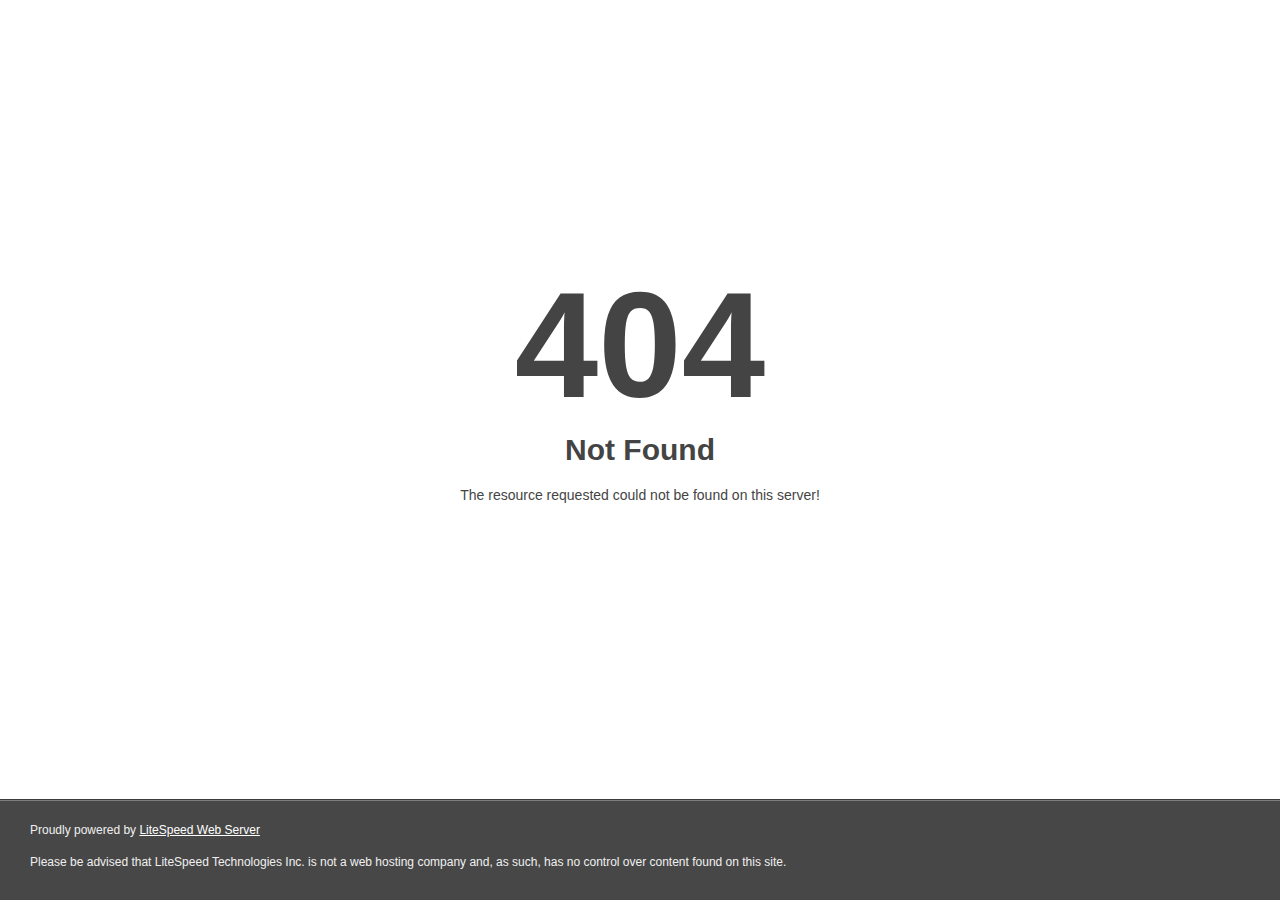
<file: assets/images/next.html>
<!DOCTYPE html>
<html style="height:100%">
<head>
<meta name="viewport" content="width=device-width, initial-scale=1, shrink-to-fit=no" />
<title> 404 Not Found
</title></head>
<body style="color: #444; margin:0;font: normal 14px/20px Arial, Helvetica, sans-serif; height:100%; background-color: #fff;">
<div style="height:auto; min-height:100%; ">     <div style="text-align: center; width:800px; margin-left: -400px; position:absolute; top: 30%; left:50%;">
        <h1 style="margin:0; font-size:150px; line-height:150px; font-weight:bold;">404</h1>
<h2 style="margin-top:20px;font-size: 30px;">Not Found
</h2>
<p>The resource requested could not be found on this server!</p>
</div></div><div style="color:#f0f0f0; font-size:12px;margin:auto;padding:0px 30px 0px 30px;position:relative;clear:both;height:100px;margin-top:-101px;background-color:#474747;border-top: 1px solid rgba(0,0,0,0.15);box-shadow: 0 1px 0 rgba(255, 255, 255, 0.3) inset;">
<br>Proudly powered by  <a style="color:#fff;" href="http://www.litespeedtech.com/error-page">LiteSpeed Web Server</a><p>Please be advised that LiteSpeed Technologies Inc. is not a web hosting company and, as such, has no control over content found on this site.</p></div></body></html>
</file>
<file: assets/fonts/themify-icons.css>
@font-face {
	font-family: 'themify';
	src:url('themify9f24.eot?-fvbane');
	src:url('themifyd41d.eot?#iefix-fvbane') format('embedded-opentype'),
		url('themify9f24.woff?-fvbane') format('woff'),
		url('themify9f24.ttf?-fvbane') format('truetype'),
		url('themify9f24.svg?-fvbane#themify') format('svg');
	font-weight: normal;
	font-style: normal;
}

[class^="ti-"], [class*=" ti-"] {
	font-family: 'themify';
	speak: none;
	font-style: normal;
	font-weight: normal;
	font-variant: normal;
	text-transform: none;
	line-height: 1;

	/* Better Font Rendering =========== */
	-webkit-font-smoothing: antialiased;
	-moz-osx-font-smoothing: grayscale;
}

.ti-wand:before {
	content: "\e600";
}
.ti-volume:before {
	content: "\e601";
}
.ti-user:before {
	content: "\e602";
}
.ti-unlock:before {
	content: "\e603";
}
.ti-unlink:before {
	content: "\e604";
}
.ti-trash:before {
	content: "\e605";
}
.ti-thought:before {
	content: "\e606";
}
.ti-target:before {
	content: "\e607";
}
.ti-tag:before {
	content: "\e608";
}
.ti-tablet:before {
	content: "\e609";
}
.ti-star:before {
	content: "\e60a";
}
.ti-spray:before {
	content: "\e60b";
}
.ti-signal:before {
	content: "\e60c";
}
.ti-shopping-cart:before {
	content: "\e60d";
}
.ti-shopping-cart-full:before {
	content: "\e60e";
}
.ti-settings:before {
	content: "\e60f";
}
.ti-search:before {
	content: "\e610";
}
.ti-zoom-in:before {
	content: "\e611";
}
.ti-zoom-out:before {
	content: "\e612";
}
.ti-cut:before {
	content: "\e613";
}
.ti-ruler:before {
	content: "\e614";
}
.ti-ruler-pencil:before {
	content: "\e615";
}
.ti-ruler-alt:before {
	content: "\e616";
}
.ti-bookmark:before {
	content: "\e617";
}
.ti-bookmark-alt:before {
	content: "\e618";
}
.ti-reload:before {
	content: "\e619";
}
.ti-plus:before {
	content: "\e61a";
}
.ti-pin:before {
	content: "\e61b";
}
.ti-pencil:before {
	content: "\e61c";
}
.ti-pencil-alt:before {
	content: "\e61d";
}
.ti-paint-roller:before {
	content: "\e61e";
}
.ti-paint-bucket:before {
	content: "\e61f";
}
.ti-na:before {
	content: "\e620";
}
.ti-mobile:before {
	content: "\e621";
}
.ti-minus:before {
	content: "\e622";
}
.ti-medall:before {
	content: "\e623";
}
.ti-medall-alt:before {
	content: "\e624";
}
.ti-marker:before {
	content: "\e625";
}
.ti-marker-alt:before {
	content: "\e626";
}
.ti-arrow-up:before {
	content: "\e627";
}
.ti-arrow-right:before {
	content: "\e628";
}
.ti-arrow-left:before {
	content: "\e629";
}
.ti-arrow-down:before {
	content: "\e62a";
}
.ti-lock:before {
	content: "\e62b";
}
.ti-location-arrow:before {
	content: "\e62c";
}
.ti-link:before {
	content: "\e62d";
}
.ti-layout:before {
	content: "\e62e";
}
.ti-layers:before {
	content: "\e62f";
}
.ti-layers-alt:before {
	content: "\e630";
}
.ti-key:before {
	content: "\e631";
}
.ti-import:before {
	content: "\e632";
}
.ti-image:before {
	content: "\e633";
}
.ti-heart:before {
	content: "\e634";
}
.ti-heart-broken:before {
	content: "\e635";
}
.ti-hand-stop:before {
	content: "\e636";
}
.ti-hand-open:before {
	content: "\e637";
}
.ti-hand-drag:before {
	content: "\e638";
}
.ti-folder:before {
	content: "\e639";
}
.ti-flag:before {
	content: "\e63a";
}
.ti-flag-alt:before {
	content: "\e63b";
}
.ti-flag-alt-2:before {
	content: "\e63c";
}
.ti-eye:before {
	content: "\e63d";
}
.ti-export:before {
	content: "\e63e";
}
.ti-exchange-vertical:before {
	content: "\e63f";
}
.ti-desktop:before {
	content: "\e640";
}
.ti-cup:before {
	content: "\e641";
}
.ti-crown:before {
	content: "\e642";
}
.ti-comments:before {
	content: "\e643";
}
.ti-comment:before {
	content: "\e644";
}
.ti-comment-alt:before {
	content: "\e645";
}
.ti-close:before {
	content: "\e646";
}
.ti-clip:before {
	content: "\e647";
}
.ti-angle-up:before {
	content: "\e648";
}
.ti-angle-right:before {
	content: "\e649";
}
.ti-angle-left:before {
	content: "\e64a";
}
.ti-angle-down:before {
	content: "\e64b";
}
.ti-check:before {
	content: "\e64c";
}
.ti-check-box:before {
	content: "\e64d";
}
.ti-camera:before {
	content: "\e64e";
}
.ti-announcement:before {
	content: "\e64f";
}
.ti-brush:before {
	content: "\e650";
}
.ti-briefcase:before {
	content: "\e651";
}
.ti-bolt:before {
	content: "\e652";
}
.ti-bolt-alt:before {
	content: "\e653";
}
.ti-blackboard:before {
	content: "\e654";
}
.ti-bag:before {
	content: "\e655";
}
.ti-move:before {
	content: "\e656";
}
.ti-arrows-vertical:before {
	content: "\e657";
}
.ti-arrows-horizontal:before {
	content: "\e658";
}
.ti-fullscreen:before {
	content: "\e659";
}
.ti-arrow-top-right:before {
	content: "\e65a";
}
.ti-arrow-top-left:before {
	content: "\e65b";
}
.ti-arrow-circle-up:before {
	content: "\e65c";
}
.ti-arrow-circle-right:before {
	content: "\e65d";
}
.ti-arrow-circle-left:before {
	content: "\e65e";
}
.ti-arrow-circle-down:before {
	content: "\e65f";
}
.ti-angle-double-up:before {
	content: "\e660";
}
.ti-angle-double-right:before {
	content: "\e661";
}
.ti-angle-double-left:before {
	content: "\e662";
}
.ti-angle-double-down:before {
	content: "\e663";
}
.ti-zip:before {
	content: "\e664";
}
.ti-world:before {
	content: "\e665";
}
.ti-wheelchair:before {
	content: "\e666";
}
.ti-view-list:before {
	content: "\e667";
}
.ti-view-list-alt:before {
	content: "\e668";
}
.ti-view-grid:before {
	content: "\e669";
}
.ti-uppercase:before {
	content: "\e66a";
}
.ti-upload:before {
	content: "\e66b";
}
.ti-underline:before {
	content: "\e66c";
}
.ti-truck:before {
	content: "\e66d";
}
.ti-timer:before {
	content: "\e66e";
}
.ti-ticket:before {
	content: "\e66f";
}
.ti-thumb-up:before {
	content: "\e670";
}
.ti-thumb-down:before {
	content: "\e671";
}
.ti-text:before {
	content: "\e672";
}
.ti-stats-up:before {
	content: "\e673";
}
.ti-stats-down:before {
	content: "\e674";
}
.ti-split-v:before {
	content: "\e675";
}
.ti-split-h:before {
	content: "\e676";
}
.ti-smallcap:before {
	content: "\e677";
}
.ti-shine:before {
	content: "\e678";
}
.ti-shift-right:before {
	content: "\e679";
}
.ti-shift-left:before {
	content: "\e67a";
}
.ti-shield:before {
	content: "\e67b";
}
.ti-notepad:before {
	content: "\e67c";
}
.ti-server:before {
	content: "\e67d";
}
.ti-quote-right:before {
	content: "\e67e";
}
.ti-quote-left:before {
	content: "\e67f";
}
.ti-pulse:before {
	content: "\e680";
}
.ti-printer:before {
	content: "\e681";
}
.ti-power-off:before {
	content: "\e682";
}
.ti-plug:before {
	content: "\e683";
}
.ti-pie-chart:before {
	content: "\e684";
}
.ti-paragraph:before {
	content: "\e685";
}
.ti-panel:before {
	content: "\e686";
}
.ti-package:before {
	content: "\e687";
}
.ti-music:before {
	content: "\e688";
}
.ti-music-alt:before {
	content: "\e689";
}
.ti-mouse:before {
	content: "\e68a";
}
.ti-mouse-alt:before {
	content: "\e68b";
}
.ti-money:before {
	content: "\e68c";
}
.ti-microphone:before {
	content: "\e68d";
}
.ti-menu:before {
	content: "\e68e";
}
.ti-menu-alt:before {
	content: "\e68f";
}
.ti-map:before {
	content: "\e690";
}
.ti-map-alt:before {
	content: "\e691";
}
.ti-loop:before {
	content: "\e692";
}
.ti-location-pin:before {
	content: "\e693";
}
.ti-list:before {
	content: "\e694";
}
.ti-light-bulb:before {
	content: "\e695";
}
.ti-Italic:before {
	content: "\e696";
}
.ti-info:before {
	content: "\e697";
}
.ti-infinite:before {
	content: "\e698";
}
.ti-id-badge:before {
	content: "\e699";
}
.ti-hummer:before {
	content: "\e69a";
}
.ti-home:before {
	content: "\e69b";
}
.ti-help:before {
	content: "\e69c";
}
.ti-headphone:before {
	content: "\e69d";
}
.ti-harddrives:before {
	content: "\e69e";
}
.ti-harddrive:before {
	content: "\e69f";
}
.ti-gift:before {
	content: "\e6a0";
}
.ti-game:before {
	content: "\e6a1";
}
.ti-filter:before {
	content: "\e6a2";
}
.ti-files:before {
	content: "\e6a3";
}
.ti-file:before {
	content: "\e6a4";
}
.ti-eraser:before {
	content: "\e6a5";
}
.ti-envelope:before {
	content: "\e6a6";
}
.ti-download:before {
	content: "\e6a7";
}
.ti-direction:before {
	content: "\e6a8";
}
.ti-direction-alt:before {
	content: "\e6a9";
}
.ti-dashboard:before {
	content: "\e6aa";
}
.ti-control-stop:before {
	content: "\e6ab";
}
.ti-control-shuffle:before {
	content: "\e6ac";
}
.ti-control-play:before {
	content: "\e6ad";
}
.ti-control-pause:before {
	content: "\e6ae";
}
.ti-control-forVinson:before {
	content: "\e6af";
}
.ti-control-backVinson:before {
	content: "\e6b0";
}
.ti-cloud:before {
	content: "\e6b1";
}
.ti-cloud-up:before {
	content: "\e6b2";
}
.ti-cloud-down:before {
	content: "\e6b3";
}
.ti-clipboard:before {
	content: "\e6b4";
}
.ti-car:before {
	content: "\e6b5";
}
.ti-calendar:before {
	content: "\e6b6";
}
.ti-book:before {
	content: "\e6b7";
}
.ti-bell:before {
	content: "\e6b8";
}
.ti-basketball:before {
	content: "\e6b9";
}
.ti-bar-chart:before {
	content: "\e6ba";
}
.ti-bar-chart-alt:before {
	content: "\e6bb";
}
.ti-back-right:before {
	content: "\e6bc";
}
.ti-back-left:before {
	content: "\e6bd";
}
.ti-arrows-corner:before {
	content: "\e6be";
}
.ti-archive:before {
	content: "\e6bf";
}
.ti-anchor:before {
	content: "\e6c0";
}
.ti-align-right:before {
	content: "\e6c1";
}
.ti-align-left:before {
	content: "\e6c2";
}
.ti-align-justify:before {
	content: "\e6c3";
}
.ti-align-center:before {
	content: "\e6c4";
}
.ti-alert:before {
	content: "\e6c5";
}
.ti-alarm-clock:before {
	content: "\e6c6";
}
.ti-agenda:before {
	content: "\e6c7";
}
.ti-write:before {
	content: "\e6c8";
}
.ti-window:before {
	content: "\e6c9";
}
.ti-widgetized:before {
	content: "\e6ca";
}
.ti-widget:before {
	content: "\e6cb";
}
.ti-widget-alt:before {
	content: "\e6cc";
}
.ti-wallet:before {
	content: "\e6cd";
}
.ti-video-clapper:before {
	content: "\e6ce";
}
.ti-video-camera:before {
	content: "\e6cf";
}
.ti-vector:before {
	content: "\e6d0";
}
.ti-themify-logo:before {
	content: "\e6d1";
}
.ti-themify-favicon:before {
	content: "\e6d2";
}
.ti-themify-favicon-alt:before {
	content: "\e6d3";
}
.ti-support:before {
	content: "\e6d4";
}
.ti-stamp:before {
	content: "\e6d5";
}
.ti-split-v-alt:before {
	content: "\e6d6";
}
.ti-slice:before {
	content: "\e6d7";
}
.ti-shortcode:before {
	content: "\e6d8";
}
.ti-shift-right-alt:before {
	content: "\e6d9";
}
.ti-shift-left-alt:before {
	content: "\e6da";
}
.ti-ruler-alt-2:before {
	content: "\e6db";
}
.ti-receipt:before {
	content: "\e6dc";
}
.ti-pin2:before {
	content: "\e6dd";
}
.ti-pin-alt:before {
	content: "\e6de";
}
.ti-pencil-alt2:before {
	content: "\e6df";
}
.ti-palette:before {
	content: "\e6e0";
}
.ti-more:before {
	content: "\e6e1";
}
.ti-more-alt:before {
	content: "\e6e2";
}
.ti-microphone-alt:before {
	content: "\e6e3";
}
.ti-magnet:before {
	content: "\e6e4";
}
.ti-line-double:before {
	content: "\e6e5";
}
.ti-line-dotted:before {
	content: "\e6e6";
}
.ti-line-dashed:before {
	content: "\e6e7";
}
.ti-layout-width-full:before {
	content: "\e6e8";
}
.ti-layout-width-default:before {
	content: "\e6e9";
}
.ti-layout-width-default-alt:before {
	content: "\e6ea";
}
.ti-layout-tab:before {
	content: "\e6eb";
}
.ti-layout-tab-window:before {
	content: "\e6ec";
}
.ti-layout-tab-v:before {
	content: "\e6ed";
}
.ti-layout-tab-min:before {
	content: "\e6ee";
}
.ti-layout-slider:before {
	content: "\e6ef";
}
.ti-layout-slider-alt:before {
	content: "\e6f0";
}
.ti-layout-sidebar-right:before {
	content: "\e6f1";
}
.ti-layout-sidebar-none:before {
	content: "\e6f2";
}
.ti-layout-sidebar-left:before {
	content: "\e6f3";
}
.ti-layout-placeholder:before {
	content: "\e6f4";
}
.ti-layout-menu:before {
	content: "\e6f5";
}
.ti-layout-menu-v:before {
	content: "\e6f6";
}
.ti-layout-menu-separated:before {
	content: "\e6f7";
}
.ti-layout-menu-full:before {
	content: "\e6f8";
}
.ti-layout-media-right-alt:before {
	content: "\e6f9";
}
.ti-layout-media-right:before {
	content: "\e6fa";
}
.ti-layout-media-overlay:before {
	content: "\e6fb";
}
.ti-layout-media-overlay-alt:before {
	content: "\e6fc";
}
.ti-layout-media-overlay-alt-2:before {
	content: "\e6fd";
}
.ti-layout-media-left-alt:before {
	content: "\e6fe";
}
.ti-layout-media-left:before {
	content: "\e6ff";
}
.ti-layout-media-center-alt:before {
	content: "\e700";
}
.ti-layout-media-center:before {
	content: "\e701";
}
.ti-layout-list-thumb:before {
	content: "\e702";
}
.ti-layout-list-thumb-alt:before {
	content: "\e703";
}
.ti-layout-list-post:before {
	content: "\e704";
}
.ti-layout-list-large-image:before {
	content: "\e705";
}
.ti-layout-line-solid:before {
	content: "\e706";
}
.ti-layout-grid4:before {
	content: "\e707";
}
.ti-layout-grid3:before {
	content: "\e708";
}
.ti-layout-grid2:before {
	content: "\e709";
}
.ti-layout-grid2-thumb:before {
	content: "\e70a";
}
.ti-layout-cta-right:before {
	content: "\e70b";
}
.ti-layout-cta-left:before {
	content: "\e70c";
}
.ti-layout-cta-center:before {
	content: "\e70d";
}
.ti-layout-cta-btn-right:before {
	content: "\e70e";
}
.ti-layout-cta-btn-left:before {
	content: "\e70f";
}
.ti-layout-column4:before {
	content: "\e710";
}
.ti-layout-column3:before {
	content: "\e711";
}
.ti-layout-column2:before {
	content: "\e712";
}
.ti-layout-accordion-separated:before {
	content: "\e713";
}
.ti-layout-accordion-merged:before {
	content: "\e714";
}
.ti-layout-accordion-list:before {
	content: "\e715";
}
.ti-ink-pen:before {
	content: "\e716";
}
.ti-info-alt:before {
	content: "\e717";
}
.ti-help-alt:before {
	content: "\e718";
}
.ti-headphone-alt:before {
	content: "\e719";
}
.ti-hand-point-up:before {
	content: "\e71a";
}
.ti-hand-point-right:before {
	content: "\e71b";
}
.ti-hand-point-left:before {
	content: "\e71c";
}
.ti-hand-point-down:before {
	content: "\e71d";
}
.ti-gallery:before {
	content: "\e71e";
}
.ti-face-smile:before {
	content: "\e71f";
}
.ti-face-sad:before {
	content: "\e720";
}
.ti-credit-card:before {
	content: "\e721";
}
.ti-control-skip-forVinson:before {
	content: "\e722";
}
.ti-control-skip-backVinson:before {
	content: "\e723";
}
.ti-control-record:before {
	content: "\e724";
}
.ti-control-eject:before {
	content: "\e725";
}
.ti-comments-smiley:before {
	content: "\e726";
}
.ti-brush-alt:before {
	content: "\e727";
}
.ti-youtube:before {
	content: "\e728";
}
.ti-vimeo:before {
	content: "\e729";
}
.ti-twitter:before {
	content: "\e72a";
}
.ti-time:before {
	content: "\e72b";
}
.ti-tumblr:before {
	content: "\e72c";
}
.ti-skype:before {
	content: "\e72d";
}
.ti-share:before {
	content: "\e72e";
}
.ti-share-alt:before {
	content: "\e72f";
}
.ti-rocket:before {
	content: "\e730";
}
.ti-pinterest:before {
	content: "\e731";
}
.ti-new-window:before {
	content: "\e732";
}
.ti-microsoft:before {
	content: "\e733";
}
.ti-list-ol:before {
	content: "\e734";
}
.ti-linkedin:before {
	content: "\e735";
}
.ti-layout-sidebar-2:before {
	content: "\e736";
}
.ti-layout-grid4-alt:before {
	content: "\e737";
}
.ti-layout-grid3-alt:before {
	content: "\e738";
}
.ti-layout-grid2-alt:before {
	content: "\e739";
}
.ti-layout-column4-alt:before {
	content: "\e73a";
}
.ti-layout-column3-alt:before {
	content: "\e73b";
}
.ti-layout-column2-alt:before {
	content: "\e73c";
}
.ti-instagram:before {
	content: "\e73d";
}
.ti-google:before {
	content: "\e73e";
}
.ti-github:before {
	content: "\e73f";
}
.ti-flickr:before {
	content: "\e740";
}
.ti-facebook:before {
	content: "\e741";
}
.ti-dropbox:before {
	content: "\e742";
}
.ti-dribbble:before {
	content: "\e743";
}
.ti-apple:before {
	content: "\e744";
}
.ti-android:before {
	content: "\e745";
}
.ti-save:before {
	content: "\e746";
}
.ti-save-alt:before {
	content: "\e747";
}
.ti-yahoo:before {
	content: "\e748";
}
.ti-wordpress:before {
	content: "\e749";
}
.ti-vimeo-alt:before {
	content: "\e74a";
}
.ti-twitter-alt:before {
	content: "\e74b";
}
.ti-tumblr-alt:before {
	content: "\e74c";
}
.ti-trello:before {
	content: "\e74d";
}
.ti-stack-overflow:before {
	content: "\e74e";
}
.ti-soundcloud:before {
	content: "\e74f";
}
.ti-sharethis:before {
	content: "\e750";
}
.ti-sharethis-alt:before {
	content: "\e751";
}
.ti-reddit:before {
	content: "\e752";
}
.ti-pinterest-alt:before {
	content: "\e753";
}
.ti-microsoft-alt:before {
	content: "\e754";
}
.ti-linux:before {
	content: "\e755";
}
.ti-jsfiddle:before {
	content: "\e756";
}
.ti-joomla:before {
	content: "\e757";
}
.ti-html5:before {
	content: "\e758";
}
.ti-flickr-alt:before {
	content: "\e759";
}
.ti-email:before {
	content: "\e75a";
}
.ti-drupal:before {
	content: "\e75b";
}
.ti-dropbox-alt:before {
	content: "\e75c";
}
.ti-css3:before {
	content: "\e75d";
}
.ti-rss:before {
	content: "\e75e";
}
.ti-rss-alt:before {
	content: "\e75f";
}
</file>
<file: assets/css/style.css>
/*=============================================================
    CSS INDEX
    =============================
    01. GENERAL STYLE (body, link color, section-title, preloader btn, overlay, section-padding etc)
    02. START BOOTSTRAP NAVIGATION OVERRIDES
    03. START HOME DESIGN
    04. START SERVICE DESIGN
    05. START WHY CHOOSE DESIGN
    06. START SPECIAL PACKAGE DESIGN
    07. START TOP DEALS DESIGN
    08. START DEALS & DISCOUNT DESIGN
    09. START GALLERY DESIGN
    10. START BLOG DESIGN
    11. START TESTIMONIAL DESIGN
    12. START COMPANY PARTNER LOGO
    13. START CONTACT DESIGN
    14. START FOOTER DESIGN
  =============================================================*/
/*
* ----------------------------------------------------------------------------------------
* 01.GENERAL STYLE
* ----------------------------------------------------------------------------------------
*/
body {
	color: #555;
	font-family: 'Montserrat', sans-serif;
	font-size: 15px;
	line-height: 1.9;
	font-weight: 400;
	overflow-x: hidden;
	position: relative;
}
html,
body { height: 100% ;}
h1,
h2,
h3,
h4,
h5,
h6 {
	margin-top: 0px; 
	font-family: 'Palanquin Dark', sans-serif;
	color: #222;
	font-weight: 600;
}

a{
    color: #555;
    text-decoration: none;
	transition: all 0.2s ease 0s;
}

a:hover,
a:focus {
	text-decoration: none;
	color: #FF9933;
}

p {
    margin-bottom: 15px;
}
.row > *{
	padding-left: 15px;
	padding-right: 15px;
}
ul,
li {
    margin: 0;
    padding: 0;
}
fieldset {
    border: 0 none;
    margin: 0 auto;
    padding: 0;
}

/* Buttons */
.btn_green{
	color: #fff;
	background-color: #63AB45;
	display: inline-block;
	border-radius: 5px;
	padding: 8px 27px;
	font-weight: 500;
	transition: .5s;
	overflow: hidden;
	position: relative;
	z-index: 1;
}

.btn_green::before {
	content: '';
	z-index: -1;
	position: absolute;
	top: 50%;
	left: 100%;
	margin: -10px 0 0 1px;
	width: 30px;
	height: 23px;
	border-radius: 50%;
	background: rgba(0,0,0,0.1);
	-webkit-transform-origin: 100% 50%;
	transform-origin: 100% 50%;
	-webkit-transform: scale3d(1, 2, 1);
	transform: scale3d(1, 2, 1);
	-webkit-transition: -webkit-transform 0.3s, opacity 0.3s;
	transition: transform 0.3s, opacity 0.3s;
	-webkit-transition-timing-function: cubic-bezier(0.7,0,0.9,1);
	transition-timing-function: cubic-bezier(0.7,0,0.9,1);
}

.btn_yellow{
	color: #ffffff;
	background-color: #FF9933;
	display: inline-block;
	border-radius: 5px;
	padding: 8px 27px;
	font-weight: 500;
	transition: .5s;
	overflow: hidden;
	position: relative;
	z-index: 1;
}

.btn_yellow::before {
	content: '';
	z-index: -1;
	position: absolute;
	top: 50%;
	left: 100%;
	margin: -15px 0 0 1px;
	width: 30px;
	height: 30px;
	border-radius: 50%;
	background: rgba(0,0,0,0.1);
	-webkit-transform-origin: 100% 50%;
	transform-origin: 100% 50%;
	-webkit-transform: scale3d(1, 2, 1);
	transform: scale3d(1, 2, 1);
	-webkit-transition: -webkit-transform 0.3s, opacity 0.3s;
	transition: transform 0.3s, opacity 0.3s;
	-webkit-transition-timing-function: cubic-bezier(0.7,0,0.9,1);
	transition-timing-function: cubic-bezier(0.7,0,0.9,1);
}


.btn_white{
	border: 1px solid #fff;
	color: #222;
	background-color: #fff;
	display: inline-block;
	border-radius: 5px;
	padding: 7px 27px;
	font-weight: 500;
	transition: .5s;
	overflow: hidden;
	position: relative;
	z-index: 1;
}


.btn_yellow:hover::before,
.btn_green:hover::before {
	-webkit-transform: scale3d(9, 9, 1);
	transform: scale3d(9, 9, 1);
}
.btn_white:hover,
.btn_white:focus,
.btn_green:hover,
.btn_green:focus,
.btn_yellow:hover,
.btn_yellow:focus{
	color: #89292b;
}

.btn_white:hover,
.btn_white:focus{
	border-color: 1px solid #fff;
	background: transparent;
}

/*START PRELOADER DESIGN*/
.preloader {
	display: flex;
	align-items: center;
	position: fixed;
	background: linear-gradient(to bottom right, #070630 0%, #060454 100%);
	width: 100%;
	height: 100%;
	z-index: 9999;
}

.animation-container {
  display: block;
  position: relative;
  width: 800px;
  max-width: 100%;
  margin: 0 auto;
}
.animation-container .lightning-container {
  position: absolute;
  top: 50%;
  left: 0;
  display: flex;
  transform: translateY(-50%);
}
.animation-container .lightning-container .lightning {
  position: absolute;
  display: block;
  height: 12px;
  width: 12px;
  border-radius: 12px;
  transform-origin: 6px 6px;
  -webkit-animation-name: woosh;
          animation-name: woosh;
  -webkit-animation-duration: 1.5s;
          animation-duration: 1.5s;
  -webkit-animation-iteration-count: infinite;
          animation-iteration-count: infinite;
  -webkit-animation-timing-function: cubic-bezier(0.445, 0.05, 0.55, 0.95);
          animation-timing-function: cubic-bezier(0.445, 0.05, 0.55, 0.95);
  -webkit-animation-direction: alternate;
          animation-direction: alternate;
}
.animation-container .lightning-container .lightning.white {
  background-color: white;
  box-shadow: 0px 50px 50px 0px rgba(255, 255, 255, 0.3);
}
.animation-container .lightning-container .lightning.red {
  background-color: #63AB45;
  box-shadow: 0px 50px 50px 0px rgba(252, 113, 113, 0.3);
  -webkit-animation-delay: 0.2s;
          animation-delay: 0.2s;
}
.animation-container .boom-container {
  position: absolute;
  display: flex;
  width: 80px;
  height: 80px;
  text-align: center;
  align-items: center;
  transform: translateY(-50%);
  left: 200px;
  top: -145px;
}
.animation-container .boom-container .shape {
  display: inline-block;
  position: relative;
  opacity: 0;
  transform-origin: center center;
}
.animation-container .boom-container .shape.triangle {
  width: 0;
  height: 0;
  border-style: solid;
  transform-origin: 50% 80%;
  -webkit-animation-duration: 1s;
          animation-duration: 1s;
  -webkit-animation-timing-function: ease-out;
          animation-timing-function: ease-out;
  -webkit-animation-iteration-count: infinite;
          animation-iteration-count: infinite;
  margin-left: -15px;
  border-width: 0 2.5px 5px 2.5px;
  border-color: transparent transparent #42e599 transparent;
  -webkit-animation-name: boom-triangle;
          animation-name: boom-triangle;
}
.animation-container .boom-container .shape.triangle.big {
  margin-left: -25px;
  border-width: 0 5px 10px 5px;
  border-color: transparent transparent #fade28 transparent;
  -webkit-animation-name: boom-triangle-big;
          animation-name: boom-triangle-big;
}
.animation-container .boom-container .shape.disc {
  width: 8px;
  height: 8px;
  border-radius: 100%;
  background-color: #d15ff4;
  -webkit-animation-name: boom-disc;
          animation-name: boom-disc;
  -webkit-animation-duration: 1s;
          animation-duration: 1s;
  -webkit-animation-timing-function: ease-out;
          animation-timing-function: ease-out;
  -webkit-animation-iteration-count: infinite;
          animation-iteration-count: infinite;
}
.animation-container .boom-container .shape.circle {
  width: 20px;
  height: 20px;
  -webkit-animation-name: boom-circle;
          animation-name: boom-circle;
  -webkit-animation-duration: 1s;
          animation-duration: 1s;
  -webkit-animation-timing-function: ease-out;
          animation-timing-function: ease-out;
  -webkit-animation-iteration-count: infinite;
          animation-iteration-count: infinite;
  border-radius: 100%;
  margin-left: -30px;
}
.animation-container .boom-container .shape.circle.white {
  border: 1px solid white;
}
.animation-container .boom-container .shape.circle.big {
  width: 40px;
  height: 40px;
  margin-left: 0px;
}
.animation-container .boom-container .shape.circle.big.white {
  border: 2px solid white;
}
.animation-container .boom-container .shape:after {
  background-color: rgba(178, 215, 232, 0.2);
}
.animation-container .boom-container .shape.triangle, .animation-container .boom-container .shape.circle, .animation-container .boom-container .shape.circle.big, .animation-container .boom-container .shape.disc {
  -webkit-animation-delay: 0.38s;
          animation-delay: 0.38s;
  -webkit-animation-duration: 3s;
          animation-duration: 3s;
}
.animation-container .boom-container .shape.circle {
  -webkit-animation-delay: 0.6s;
          animation-delay: 0.6s;
}
.animation-container .boom-container.second {
  left: 485px;
  top: 155px;
}
.animation-container .boom-container.second .shape.triangle, .animation-container .boom-container.second .shape.circle, .animation-container .boom-container.second .shape.circle.big, .animation-container .boom-container.second .shape.disc {
  -webkit-animation-delay: 1.9s;
          animation-delay: 1.9s;
}
.animation-container .boom-container.second .shape.circle {
  -webkit-animation-delay: 2.15s;
          animation-delay: 2.15s;
}

@-webkit-keyframes woosh {
  0% {
    width: 12px;
    transform: translate(0px, 0px) rotate(-35deg);
  }
  15% {
    width: 50px;
  }
  30% {
    width: 12px;
    transform: translate(214px, -150px) rotate(-35deg);
  }
  30.1% {
    transform: translate(214px, -150px) rotate(46deg);
  }
  50% {
    width: 110px;
  }
  70% {
    width: 12px;
    transform: translate(500px, 150px) rotate(46deg);
  }
  70.1% {
    transform: translate(500px, 150px) rotate(-37deg);
  }
  85% {
    width: 50px;
  }
  100% {
    width: 12px;
    transform: translate(700px, 0) rotate(-37deg);
  }
}

@keyframes woosh {
  0% {
    width: 12px;
    transform: translate(0px, 0px) rotate(-35deg);
  }
  15% {
    width: 50px;
  }
  30% {
    width: 12px;
    transform: translate(214px, -150px) rotate(-35deg);
  }
  30.1% {
    transform: translate(214px, -150px) rotate(46deg);
  }
  50% {
    width: 110px;
  }
  70% {
    width: 12px;
    transform: translate(500px, 150px) rotate(46deg);
  }
  70.1% {
    transform: translate(500px, 150px) rotate(-37deg);
  }
  85% {
    width: 50px;
  }
  100% {
    width: 12px;
    transform: translate(700px, 0) rotate(-37deg);
  }
}
@-webkit-keyframes boom-circle {
  0% {
    opacity: 0;
  }
  5% {
    opacity: 1;
  }
  30% {
    opacity: 0;
    transform: scale(3);
  }
}
@keyframes boom-circle {
  0% {
    opacity: 0;
  }
  5% {
    opacity: 1;
  }
  30% {
    opacity: 0;
    transform: scale(3);
  }
}
@-webkit-keyframes boom-triangle-big {
  0% {
    opacity: 0;
  }
  5% {
    opacity: 1;
  }
  40% {
    opacity: 0;
    transform: scale(2.5) translate(50px, -50px) rotate(360deg);
  }
}
@keyframes boom-triangle-big {
  0% {
    opacity: 0;
  }
  5% {
    opacity: 1;
  }
  40% {
    opacity: 0;
    transform: scale(2.5) translate(50px, -50px) rotate(360deg);
  }
}
@-webkit-keyframes boom-triangle {
  0% {
    opacity: 0;
  }
  5% {
    opacity: 1;
  }
  30% {
    opacity: 0;
    transform: scale(3) translate(20px, 40px) rotate(360deg);
  }
}
@keyframes boom-triangle {
  0% {
    opacity: 0;
  }
  5% {
    opacity: 1;
  }
  30% {
    opacity: 0;
    transform: scale(3) translate(20px, 40px) rotate(360deg);
  }
}
@-webkit-keyframes boom-disc {
  0% {
    opacity: 0;
  }
  5% {
    opacity: 1;
  }
  40% {
    opacity: 0;
    transform: scale(2) translate(-70px, -30px);
  }
}
@keyframes boom-disc {
  0% {
    opacity: 0;
  }
  5% {
    opacity: 1;
  }
  40% {
    opacity: 0;
    transform: scale(2) translate(-70px, -30px);
  }
}

.no-padding { padding: 0 }
/*END PRELOADER DESIGN*/
.section-padding { padding: 80px 0; }
.pt130 { padding-top: 80px!important; }
.pb130 { padding-bottom: 80px!important; }
.h130 { height: 130px; }
/*START SECTION TITLE DESIGN*/
.section-title{margin-bottom:60px;}
.section-title{
	position: relative;
}


.section-title span {
	font-size: 18px;
	font-weight: 600;
	line-height: 36px;
	color: #222;
	position: relative;
	z-index: 1;
}
.section-title span::before {
	position: absolute;
	content: '';
	width: 108px;
	height: 16px;
	background: #FF9933;
	top: 4px;
	left: -35px;
	z-index: -1;
}
.section-title h2 {
	font-size: 40px;
	font-weight: 700;
	line-height: 52px;
	margin-bottom: 15px;
	color: #222;
	display: block;
}
.about_title {
	margin-bottom: 15px;
}

/*END SECTION TITLE DESIGN*/
/*START SCROLL TO TOP*/
.topcontrol {
	background: #FF9933 none repeat scroll 0 0;
	border-radius: 50%;
	bottom: 5px;
	box-shadow: 0 1px 10px 0 rgba(0, 0, 0, 0.06);
	color: #fff;
	cursor: pointer;
	font-size: 16px;
	height: 45px;
	line-height: 45px;
	opacity: 1;
	position: fixed;
	right: 5px;
	text-align: center;
	transition: all 0.2s ease 0s;
	width: 45px;
	z-index: 999;
}
.topcontrol:hover,
.topcontrol:focus {
    background: #63AB45;
    color: #fff;
}
/*END SCROLL TO TOP*/
/*
* ----------------------------------------------------------------------------------------
* 01.END GENERAL STYLE
* ----------------------------------------------------------------------------------------
*/

/*
* ----------------------------------------------------------------------------------------
* 02.START BOOTSTRAP NAVIGATION OVERRIDES
* ----------------------------------------------------------------------------------------
*/


.site-logo {
	width: 96px;
	height: auto;
}
.bg-faded {
	background-color: transparent;
	transition: all 0.5s ease 0s;
}
.navbar-fixed {
    z-index: 999;
    position: fixed;
    opacity: .98;
    width: 100%;
	padding:10px 0;
    top: 0;
    -webkit-animation: fadeInDown 800ms;
    animation: fadeInDown 800ms;
    -webkit-backface-visibility: hidden;
    border-radius: 0px;
    background: #FF9933;
	box-shadow: 0 0 40px rgba(0, 0, 0, 0.07);
}
#sm_menu_ham{
	display: none;
}
#navigation {
	padding: 17px 0 10px;
	background-color: transparent;
	position: absolute;
	top: 0;
	left: 0;
	width: 100%;
	z-index: 111;
}
#navigation.navbar-fixed {
	background-color: #00102A;
	border-color: #00102A;
}
.header_right {

}
#navigation .btn_green{
	margin-top: 8px;
}
#main-menu {

}
.fixed-top{
	z-index: 999;
}
#main-menu ul{
	list-style-type: none;
}
#main-menu ul li{
	display: inline-block;
	margin: 0 16px;
	position: relative;
}
#main-menu ul li a {
	color: #fff;
	font-weight: 500;
	text-transform: capitalize;
	font-family: 'Montserrat', sans-serif;
	transition: .5s;
	font-size: 16px;
	padding: 24px 0 26px;
	display: block;
}

#navigation.navbar-fixed #main-menu ul li a{
	color: #fff;
	padding: 22px 0 22px;
}
#navigation.navbar-fixed #main-menu ul li a:hover,
#navigation.navbar-fixed #main-menu ul li a:focus,
#main-menu ul li a:hover,
#main-menu ul li a:focus{
	color: #FF9933;
}
#main-menu ul li > a:hover,
#main-menu ul li > a:focus{

	color: #FF9933;
}
#navigation #main-menu ul li a:hover,
#navigation #main-menu ul li a:focus,
#navigation.navbar-fixed #main-menu ul li a:hover,
#navigation.navbar-fixed #main-menu ul li a:focus{
}
#navigation.navbar-fixed #main-menu ul li a:hover,
#navigation.navbar-fixed #main-menu ul li a:focus{
	color: #FF9933;
}
.slicknav_nav_icon{
	color: #fff;
	font-size: 24px;
}
#mobile_menu{
	display: none;
}
#mobile_menu .slicknav_nav li{
	display: block;
}

/*-------------------------------
# Dropdwon menu 
--------------------------------*/

#navigation #main-menu ul li ul ,
#navigation #main-menu ul li ul li ul {	
	background: #fff;
	-webkit-box-shadow: 0 0 10px 3px rgba(0,0,0,.05);
	box-shadow: 0 0 10px 3px rgba(0,0,0,.05);
	left: -55px;
	list-style: outside none none;
	margin:  0;
	opacity: 0;
	-ms-filter:"progid:DXImageTransform.Microsoft.Alpha(Opacity=0)";
	padding:10px;
	position: absolute;
	text-align: left;
	top: 120%;
	-webkit-transition:all 0.5s ease 0s;
	-o-transition: all 0.5s ease 0s;
	transition: all 0.5s ease 0s;
	visibility: hidden;
	width: 210px;
	z-index: 999;
	border-radius: 4px;
	border-top: 2px solid #FF9933;
}
#navigation #main-menu .menu-item-has-children {
	position: relative;
	margin-right: 41px;
}
#navigation #main-menu .menu-item-has-children::after {
	position: absolute;
	content: "\e64b";
	font-family: themify;
	margin-top: 1px;
	margin-left: 7px;
	font-size: 10px;
	right: -24px;
	top: 28px;
	color: #fff;
	font-size: 12px;
}
#navigation #main-menu ul li  ul li{
	position: relative;
}
#navigation #main-menu ul li ul li ul{
	top: 0;
	right: auto;
	left: 205px;
}
#navigation.navbar-fixed #main-menu ul li li a{
	color: #333;
} 
#navigation #main-menu ul li:hover ul,
#navigation #main-menu ul li ul li:hover > ul{
	opacity: 1;
	-ms-filter: "progid:DXImageTransform.Microsoft.Alpha(Opacity=100)"; 
	visibility: visible;
	top: 100%;
}
#navigation #main-menu ul li ul li {display: block; margin: 0; padding: 0;}

#navigation.navbar-fixed #main-menu ul li ul li a,
#navigation #main-menu ul li ul li a {
	color: #333;
	display: block;
	font-size: 14px;
	line-height: 30px;
	font-weight: 600;
	padding: 5px 12px;
	position: relative;	
	transition: all 0.3s ease 0s !important;
	visibility: inherit !important;
	opacity: inherit !important;
	text-transform: capitalize;
}

#navigation #main-menu ul li ul li a:hover,
#navigation.navbar-fixed #main-menu ul li ul li a:hover,
#navigation.navbar-fixed #main-menu ul li ul li a:focus{
	color: #fff;
	background-color: #FF9933;
	text-decoration: none;
}


@media only screen and (max-width:767px) { 
  .navbar-brand {
    padding-top: 20px;
  }
}

/*
* ----------------------------------------------------------------------------------------
* 02.END BOOTSTRAP NAVIGATION OVERRIDES
* ----------------------------------------------------------------------------------------
*/
/*
* ----------------------------------------------------------------------------------------
* 03.START HOME DESIGN
* ----------------------------------------------------------------------------------------
*/

.home-slider {
	position: relative
}

.arrow_wrap{

}
.single_home_slide,
.slide_overlay{
	min-height: 750px;
}
.single_home_slide{
	background-position: center center;
}

.slide_overlay{
	background: url(../img/bg/overlay.png);
	height: 100%;
	width: 100%;
}
.home-slider button.slick-arrow{
	z-index: 1;
	line-height: 50px;
	background: transparent;
	opacity: 1;
	transition: .5s;
	transform: rotate(45deg);
	
}
.home-slider .slick-prev::before, 
.home-slider .slick-next::before {
	color: #FF9933;
	font-size: 17px;
	display: inline-block;
	border-radius: 50%;
	opacity: 1;
	transition: .5s;
	width: 50px;
	height: 50px;
	line-height: 50px;
	background-color: transparent;
	border: 1px solid #FF9933;
	border-radius: 8px;
}

.home-slider .slick-prev:hover:before, 
.home-slider .slick-prev:focus:before, 
.home-slider .slick-next:hover:before,
.home-slider .slick-next:focus:before{
	background-color: #FF9933;
	color: #fff;
}

.single_home_slide .subtitle {
	color: #FF9933;
	font-size: 22px;
	margin-bottom: 20px;
	display: block;
}


.home-slider .btn-home-bg:hover,
.home-slider .btn-home-bg:focus{
	background-color: transparent;
	color: #fff;
	border-color: #ffff;
}
.tour_slider .slick-prev:before, 
.tour_slider .slick-next:before{
	background-color: #fff;
	color: #FF9933;
}
.home-slider button.slick-prev {
	left: 100px;
	right: auto;
	top: 50%;
}

.home-slider button.slick-next {
	right: 100px;
	top: 50%;

}

.home-slider .slick-prev:before {
	content: "\e629";
	font-family: "themify"!important;
}
.home-slider .slick-next:before{
	content: "\e628";
	font-family: "themify"!important;
}

.tour_slider .slick-prev:before{
	content: "\e629";
	font-family: "themify"!important;
}

.tour_slider .slick-next:before {
	content: "\e628";
	font-family: "themify"!important;
}

@-moz-keyframes spin { 100% { -moz-transform: rotate(360deg); } }
@-webkit-keyframes spin { 100% { -webkit-transform: rotate(360deg); } }
@keyframes spin { 100% { -webkit-transform: rotate(360deg); transform:rotate(360deg); } }

.slider-info{
	position: absolute;
	top: 32%;
	width: 100%;
}

.btn-home-bg {
	background-color: #FF9933;
	border: 1px solid #FF9933;
	border-radius: 30px;
	color: #fff;
	font-size: 15px;
	padding: 12px 32px;
	transition: all 0.3s ease 0s;
	font-weight: 500;
	letter-spacing: .5px;
	text-transform: capitalize;
	display: inline-block;
}
.btn-home-bg:hover,
.btn-home-bg:focus{
	background:#63AB45;
	border-color: #63AB45;
	color:#fff;
	outline:0;
}

.hero-text {
	padding-top: 245px;
}
.sl-subtitle{
	color: #FF9933;
	font-size: 30px;
}

.hero-text p {
	color: #fff;
	font-size: 26px;
	line-height: 30px;
	margin-bottom: 17px;
	font-family: 'Dancing Script', cursive;
}

.hero-text h1 {
	color: #fff;
	font-size: 55px;
	margin-bottom: 50px;
	line-height: 1.4;
	text-transform: capitalize;
}

@media only screen and (max-width:480px) { 
	.hero-text p {
	  color: #fff;
	  margin: auto;
	  width: 90%;
	  margin-bottom: 25px;
	}
}

@media only screen and (max-width:820px) { 

}
.sl_btn_group a{
	margin: 0 8px;
}
.sl_btn_group .btn-home-bg{
	margin-top: -5px;
}
.sl_vbtn{
	color: #fff;
	font-weight: 500;
}
.sl_vbtn i{
	color: #fff;
	width: 48px;
	height: 48px;
	line-height: 45px;
	border: 2px solid #fff;
	border-radius: 50%;	
	display: inline-block;
	margin-right: 10px;
}
.sl_vbtn:hover,
.sl_vbtn:focus
{
	color: #fff;
}

.s_btn{
	font-weight: 600;
}

/*
* ----------------------------------------------------------------------------------------
* 03.END HOME DESIGN
* ----------------------------------------------------------------------------------------
*/

/*
* ----------------------------------------------------------------------------------------
* 04.START Tour Category
* ----------------------------------------------------------------------------------------
*/
.single-tcategory{
	margin-bottom: 30px;
}
.single-tcategory img{
	display: inline-block;
	margin-bottom: 15px;
	border-radius: 50%;
}
.single-tcategory h4{
	font-size: 18px;
	margin-bottom: 12px;
}
.single-tcategory p{
	display: inline-block;
	background-color: #63AB45;
	color: #fff;
	padding: 0 12px;
	font-size: 14px;	
	border-radius: 4px;
}

/*
* ----------------------------------------------------------------------------------------
* 04.END Tour Category
* ----------------------------------------------------------------------------------------
*/


/*
* ----------------------------------------------------------------------------------------
* 04.START ABOUT
* ----------------------------------------------------------------------------------------
*/


.afeature {

}
.single_afeature {
	box-shadow: 0 0 39px rgba(0,0,0,0.04);
	padding: 14px;
	margin-bottom: 25px;
	border-left: 4px solid #63AB45;
	border-radius: 8px;
}


.single_afeature h4{
	font-size: 18px;
	display: inline-block;
	padding-left: 10px;
}
.single_afeature i{
	display: inline-block;
}

.single_afeature img{
	width: 47px;
	display: inline-block;
	padding-left: 15px;
}
.about .btn_yellow{
	margin-top: 10px;
}
.mt15{
	margin-top: 15px;
}
.pt15{
	padding-top: 15px;
}
.about_img{
	padding-left: 25px;
	position: relative;
	/* width: 450px; */
	/* margin-left: 200px; */
}
.about_img img{
	border-radius: 40px;
}
.skill-area {
	position: absolute;
	text-align: center;
	background: #63AB45;
	color: #fff;
	width: 150px;
	height: 150px;
	border-radius: 20px;
	bottom: 75px;
	right: -75px;
	transform: rotate(45deg);
}
.skill_content {
	transform: rotate(-45deg);
	position: relative;
	left: -5px;
	top: 21px;
}
.skill-area h3 {
	color: #fff;
	font-size: 35px;
	margin-top: 7px;
	margin-bottom: 0;
}
.skill-area p {
	font-size: 15px;
	line-height: 25px;
	margin-bottom: 0;
	color: #fff;
}
.why_choose{
	position: relative;
}
.why_img{
	padding-left: 25px;
}
.why_choose::before {
	position: absolute;
	content: '';
	width: 506px;
	height: 470px;
	background: #63AB45;
	right: 0;
	z-index: -1;
	top: -12px;
	border-radius: 25px 0 0 123px;
}
.why_img img{
	border-radius: 15px;
	border: 8px solid #fff;
	box-shadow: 0 0 29px rgba(0,0,0,0.1);	
	
}


.pb_130{
	padding-bottom: 80px;
}
.counter {
	padding-top: 15px;
}
.single_counter {
	margin-bottom: 20px;
	text-align: left;
}
.sc_content{
	overflow: hidden;
	padding-left: 18px;	
}
.single_counter .scicon {
	width: 50px;
	height: 50px;
	background: #FF9933;
	float: left;
	text-align: center;
	line-height: 45px;
	border-radius: 50%;
}
.single_counter .scicon svg {
	fill: #fff;
	width: 30px;
	display: inline-block;
}
.single_counter h3 {
	color: #222;
	margin-bottom: 5px;
	font-size: 23px;
	line-height: 35px;
	font-family: Montserrat;
	font-weight: 700;
}

.single_counter p{
	text-transform: capitalize;
	margin-bottom: 0;
	font-weight: 500;
}

/*
* ----------------------------------------------------------------------------------------
* 04.END ABOUT
* ----------------------------------------------------------------------------------------
*/

/*
* ----------------------------------------------------------------------------------------
* 05.START SERVICE DESIGN
* ----------------------------------------------------------------------------------------
*/


.our_services{
	background-color: #F3F7F6;
	padding: 80px 0;
}
.service {
	margin-bottom: 30px;
	transition: all 0.4s ease 0s;
	padding: 55px 35px 55px;
	border-radius: 8px;
	transition: transform 0.5s ease-in-out;
	background-color: #fff;
	text-align: center;
	position: relative;
	border-top: 4px solid #63AB45;
	z-index: 1;
}
.service:hover{
	border-top: 4px solid #FF9933;
}
.service::before {
	content: '';
	left: 0;
	top: 0;
	width: 100%;
	height: 100%;
	background: rgba(255, 153, 51, 1);
	border-radius: 5px 5px 8px 8px;
	position: absolute;
	transform: scaleX(0);
	transform-origin: right;
	transition: transform 0.5s ease-in-out;
	z-index: -1;
}
.service:hover:before {
  transform: scaleX(1);
  transform-origin: left;
}

.service:hover .icon,
.service:hover h4,
.service:hover p,
.service:hover a{
	color: #222;
}
.service .icon {
	color: #63AB45;
	margin-bottom: 30px;
	display: inline-block;
	width: 45px;
}
/*
.service .icon svg path{
	 fill: #63AB45;
}
*/
.ser_text{
	overflow: hidden;
}
.service h4 {
	font-size: 20px;
	margin-bottom: 10px;
	text-transform: capitalize;
}
.service p{

}
.s_btn {
	color: #63AB45;
	text-decoration: decoration;
	display: inline-block;
	font-weight: 500;
	margin-top: 7px;
}

/*
* ----------------------------------------------------------------------------------------
* 04.END SERVICE DESIGN
* ----------------------------------------------------------------------------------------
*/


.pr-0{
	padding-right: 0px;
}

/*
 * ----------------------------------------------------------------------------------------
 * 05.END WHY CHOOSE US DESIGN
 * ----------------------------------------------------------------------------------------
*/


/*
 * ----------------------------------------------------------------------------------------
 *  06.START SPECIAL PACKAGE DESIGN
 * ----------------------------------------------------------------------------------------
*/

.top_deals{
	padding-bottom:160px;
}
/* #special_package{
	padding-top: 0;
} */
.single_package {
	margin: 0 0px 30px;
	position: relative;
	border-radius: 4px;
}
.pack_image{
	position: relative;
}
.pack_image:after{
	content: "";
	position: absolute;
	bottom: 0;
	left: 0;
	right: 0;
	background: -webkit-linear-gradient(bottom, #202f59 0%,rgba(32,47,89,0) 100%);
	transition: all .25s ease;
	height: 35%;
	width: 100%;
	border-radius: 8px;
}
.single_package:hover .pack_image:after{
	height: 100%;
}
.tour_text{
	margin: 0 auto;
	width: 90%;
	position: relative;
	border-top: none;
	margin-top: -40px;
	background: #fff;
	-webkit-box-shadow: 0px 10px 23px -8px rgba(0, 0, 0, 0.11);
	-moz-box-shadow: 0px 10px 23px -8px rgba(0, 0, 0, 0.11);
	box-shadow: 0px 10px 23px -8px rgba(0, 0, 0, 0.11);
	z-index: 1;
	padding: 30px;
	border-radius: 4px;
}
.tour_price {
	display: inline-block;
	position: absolute;
	transform: translateX(-50%);
	width: auto;
	top: 35px;
	left: 50%;
	z-index: 1;
	color:#fff;
	border-radius: 30px;
	padding: 0 30px;
	font-size: 23px;
	font-weight: 700;
	line-height: normal;
	text-align: center;
}
.tour_price span:first-child{
	display: block;
}
.tour_price span {
	color:#FF9933;
}
.tour_text h4 a{
	color: #222;
	font-size: 20px;
	transition: .5s;
}
.tour_text h4 a:hover,
.tour_text h4 a:focus{
	color:#FF9933;
}
.single_package img{
	width: 100%;
	position: relative;
	border-radius: 8px;
}

.single_package h5 {
	font-size: 19px;
	margin-bottom: 0px;
	text-transform: capitalize;
	font-weight: 600;
	color: #fff;
	display: inline-block;
	margin-top: 10px;
	
}
.tour_text p{
	margin-bottom: 0;
}

.tour_text h4{
	margin-top: 10px;
	line-height: 30px;
}
#top-package .owl-nav {
	position: absolute;
	bottom: -60px;
	width: 100%;
	margin: 0;
	right: auto;
	/* transform: translateY(-50%); */
	text-align: center;
}


/*
 * ----------------------------------------------------------------------------------------
 * 06.END SPECIAL PACKAGE DESIGN
 * ----------------------------------------------------------------------------------------
*/

/*
* ----------------------------------------------------------------------------------------
* 05.START GALLERY DESIGN
* ----------------------------------------------------------------------------------------
*/

.single-gallery{
	position: relative;
	overflow: hidden;
	border-radius: 8px;
}
.single-gallery:before{
	position: absolute;
	content: '';
	width: 100%;
	height: 100%;
	background-color: rgba(0, 0, 0, 0.6);
	transition: .5s;
	opacity: 0;
}
.single-gallery:hover:before{
	opacity: 1;
}
.single-gallery img{
	width: 100%;
}


.portfolio-item{
	margin-bottom: 30px;
}


.gallery_content {
	position: absolute;
	padding: 25px;
	background-color: rgba(255, 255, 255, .8);
	bottom: 30px;
	left: 30px;
	transition: .5s;
	width: 85%;
	transition: .5s;
	border-radius: 4px;
	
}
.gallery_content h4{
	font-size: 19px;
	margin-bottom: 0;
}
.single-gallery:hover .gallery_content{
	background-color: #63AB45;
	color: #fff;

}
.single-gallery:hover .gallery_content h4{
	color: #fff;
}
.single-gallery:hover .gallery_enlarge_icon{
	background-color: #FF9933;
	color: #fff;
}
.gallery_enlarge_icon{
	width: 45px;
	height: 45px;
	line-height: 45px;
	font-size: 14px;
	color:#63AB45;
	background-color: #F3F7F6;
	display: inline-block;
	text-align: center;
	border-radius: 50%;
	margin-top: 15px;
	transition: .5s;
}
.gallery_enlarge_icon:hover,
.gallery_enlarge_icon:focus{
	color:#63AB45;
	background-color: #F3F7F6;
}
.mt-40{
	margin-top: 40px;
}
.mt-80{
	margin-top: 80px;
}

/*
* ----------------------------------------------------------------------------------------
* 05.END GALLERY DESIGN
* ----------------------------------------------------------------------------------------
*/


/*
* ----------------------------------------------------------------------------------------
* 06.END COUNTER UP DESIGN
* ----------------------------------------------------------------------------------------
*/

/*
 * ----------------------------------------------------------------------------------------
 * 07.START TOP DEALS DESIGN
 * ----------------------------------------------------------------------------------------
 */

.padding_0{
	padding: 0;
}
.top_deals{
	
}
.single-deal {
	box-shadow: 0 0 30px 0 rgba(6,30,98,.08);
	border-radius: 8px;
	overflow: hidden;
	text-align: left;
	margin-bottom: 30px;
	
}
.deal-image{
	position: relative;	
}
.deal-image:after{
	content: '';
	position: absolute;
	top: 0;
	left: 0;
	width: 100%;
	height: 100%;
	background: linear-gradient(180deg, rgba(0, 0, 0, 0.30) 0%, rgba(99, 171, 69, 0.40) 100%); 
}
.deal-content{
	padding: 30px;
}
.sdcat {
	background: #F3F7F6;
	color: #63AB45;
	padding: 0px 11px;
	border-radius: 4px;
	margin-top: 12px;
	display: inline-block;
}
.single-deal h4 {
	margin-bottom: 12px;
	font-size: 20px;
	transition: .2s;
	margin-top: 18px;
}
.single-deal h4 a{
	color: #222;
	transition: .5s;
}
.single-deal h4 a:hover{
	color: #FF9933;
}
.single-deal h4,
.single-deal .tr-price{

}
.single-deal .tr-price {
	font-size: 23px;
	font-weight: 700;
	float: right;
	position: absolute;
	top: 25px;
	right: 25px;
	color: #fff;
	padding: 3px 16px;
	border-radius: 4px;
	z-index: 1;
}
.single-deal .tr-price span{
	color: #FF9933;
}
.deal_meta .sdmeta{
	display: inline-block;
	padding: 8px 0;
	font-size: 14px;
}

.deal_meta i {
	font-size: 15px;
	color: #FF9933;
	padding-right: 5px;
}
.single-deal .tour-rating  i{
	font-size: 12px;
}

/*
 * ----------------------------------------------------------------------------------------
 * 07.END TOP DEALS DESIGN
 * ----------------------------------------------------------------------------------------
 */

/*
* ----------------------------------------------------------------------------------------
* 08.START DEALS & DISCOUNT DESIGN
* ----------------------------------------------------------------------------------------
*/
.tour_details .tour_slider{
	margin-bottom: 30px;
}

.tour_meta{
	margin-bottom: 30px;
}
.tour_meta i{
	color: #FF9933;
	padding-right: 3px;
}
.tmeta{
	margin-right: 15px;
}
.tprice { 	
	font-size: 20px; 	
	font-weight: 600; 	
	float: right; 	
	color: #FF9933; 	
	line-height: 27px; 
}
.related-deal{
	padding-bottom: 50px;
}

.tour_duration {
	font-weight: 400;
	color: #fff;
	margin-bottom: 20px;
	display: inline-block;
	background-color: #FF9933;
	padding: 2px 12px;
	border-radius: 4px;
}
.tour_duration i{
	font-size: 18px;
}
.tour_slider .slick-prev, 
.tour_slider .slick-next{
	z-index: 1;
	line-height: 50px;

} 

.tour_slider .slick-prev{
	left: 20px;
	top: 45%;
}
.tour_slider .slick-next{
	right: 50px;
	top: 45%;
}
/*END SINGLE TOUR DETAILS*/
/*
* ----------------------------------------------------------------------------------------
* 08.END DEALS & DISCOUNT DESIGN
* ----------------------------------------------------------------------------------------
*/

/*
 * ----------------------------------------------------------------------------------------
 * 10.START BLOG DESIGN
 * ----------------------------------------------------------------------------------------
 */

.blog_section {
    padding-top: 130px;
    padding-bottom: 100px;
}


.single_blog{
	padding: 30px;
}
.single_blog.blog-details{
	padding: 0;
	box-shadow: inherit;
}
.single_blog img{
	border-radius: 8px;
}

img{
	max-width: 100%;
	display: block;
}
.single_blog { 	
	margin-bottom: 30px;
	box-shadow: 0 0 30px 0 rgba(6,30,98,.08);
	border-radius: 4px;
	overflow: hidden;
	position: relative;
	border-radius: 8px;
}

.post_date{
	background: #FF9933;
	padding: 5px 20px; 
	margin-bottom: 0px;
	display: inline-block;
	font-size: 12px;
	position: absolute;
	right: 0px;
	top: 0px;
	margin: 10px 10px 0 0;
	z-index: 99;
	border-radius: 0px;
	font-weight: 600;
}
.post_date a{
}
.sb_cat {
	position: absolute;
	bottom: -12px;
	right: 20px;
}
.sb_cat a {
	background: #63AB45;
	color: #fff;
	display: inline-block;
	padding: 1px 12px;
	border-radius: 4px;
	font-weight: 500;
}
.blog-text{
	padding: 5px 0 0;
}
.post-meta {
	padding-top: 30px;
	display: block;
}
.sp_meta{
	display: inline-block;
	margin-right: 10px;
}
.sp_meta:last-child{
	margin-right: 0;
}
.sp_meta i{
	color: #FF9933;
	padding-right: 5px;
	font-size: 15px;
}

.blog-text{
	text-align: left;
}
.blog-text h4{
	margin-bottom: 10px;
	line-height: 30px;
}
.blog-text p{
	margin-bottom: 15px;
}
.single_blog h4 a {
	font-size: 20px;
	color: #333;
}
.single_blog h4 a{
	transition: .5s;
}
.blog_btn{
	font-weight: 500;
	color: #333;
}
.single_blog h4 a:hover{
	color: #FF9933;
}
.meta_cat a {
	display: inline-block;
	background-color: #FF9933;
	color: #fff;
	padding: 2px 18px;
	border-radius: 20px;
	margin-bottom: 17px;
	margin-right: 8px;
	font-size: 14px;
}
.entry-content p{
	margin-bottom: 15px;
}

.blog-details .post-meta{
	margin-bottom: 15px;
}
.blog-photo{
}
.blog_image{
	position: relative;
}
.single_blog:hover .blog_image:before{
	opacity: 1;
}
.post-btn {
	font-weight: 600;
	color: #f05942;
	transition: .5s;
	text-decoration: underline !important;
}
.post-btn:hover,
.post-btn:focus{
	color: #f05942;
}

.comment-box{padding:0!important;}
/*END BLOG SINGLE PAGE DESIGN*/

/*START BLOG SIDEBAR*/
.blog_sidebar_title {
	margin-bottom: 25px;

}
.search input {
  border: 1px solid #eee;
  border-radius:30px;
  box-shadow: none;
  color: #333;
  height: 45px;
}
.search input:hover,.search input:focus{border: 1px solid #FF9933;box-shadow: none;}
.search,
.video_post,
.categories { margin-bottom: 30px }
.categories ul {
    margin: 0;
    padding: 0;
    list-style: none;
}
.categories ul li { }
.categories ul li a {
	color: #333;
	display: block;
	font-size: 12px;
	font-weight: 300;
	padding: 5px 0;
	text-transform: uppercase;
}
.categories ul li a:hover { color: #FF9933 }
.categories ul li a i { margin-right: 10px }
.video_post iframe {
    width: 100%;
    height: 220px;
    border: medium none;
}
.tag a {
  margin-bottom: 10px;
  margin-right: 5px;
}
.btn-tag-bg {
	background: #fff none repeat scroll 0 0;
	border: 1px solid #eee;
	border-radius: 30px;
	color: #333;
	display: inline-block;
	font-size: 12px;
	outline: medium none;
	padding: 15px 27px;
	text-transform: uppercase;
	transition: all 0.2s ease 0s;
}
.btn-tag-bg:hover,
.btn-tag-bg:focus {
    background: #FF9933;
	border: 1px solid #FF9933;
    color: #fff;
}
/*END BLOG SIDEBAR*/


/*
 * ----------------------------------------------------------------------------------------
 * 10.END BLOG DESIGN
 * ----------------------------------------------------------------------------------------
 */
 
/*
 * ----------------------------------------------------------------------------------------
 * START Video DESIGN
 * ----------------------------------------------------------------------------------------
*/
 
.video_area{
	position: relative;
	padding: 130px 0 190px;
	color: #fff;
	z-index: 1;
	background-size: cover;
}
.video_area h3{
	color: #fff;
	font-family: 'Montserrat', sans-serif;
	font-size: 27px;
	margin-top: 30px;
}
.video_area:after{
	position: absolute;
	content: '';
	width: 100%;
	height: 100%;
	left: 0;
	top: 0;
	background: rgba(0,0,0,0.6);
	z-index: -1;
}

.video_btn{
	width: 60px;
	height: 60px;
	line-height: 60px;
	display: inline-block;
	background: #63AB45;
	transform: rotate(45deg);
	border-radius: 9px;
	transition: .5s;
} 
.video_btn:hover,
.video_btn:focus{
	background-color: #FF9933;
}
.video_btn svg{
	width: 26px;
	fill: #fff;
	transform: rotate(-45deg);
	margin-left: 3px;
} 


/*
 * ----------------------------------------------------------------------------------------
 * END Video DESIGN
 * ----------------------------------------------------------------------------------------
*/
 
/*
 * ----------------------------------------------------------------------------------------
 * 11.START TESTIMONIAL DESIGN
 * ----------------------------------------------------------------------------------------
*/


.testimonial{ 
	position: relative;
	z-index: 99;
	transform: translateY(-17%);
}
.main_testi {
	box-shadow: 0 0 30px 0 rgba(6,30,98,.08);
	background-color: #fff;
	padding-top: 78px;
	padding-bottom: 20px;
	border-radius: 10px;
}
.single-testimonial {
	padding: 0 45px 40px;
	background-color: #fff;
	position: relative;	
	overflow: hidden;
}

.testimonial .owl-item.active.center .single-testimonial:after{
	opacity: 0;
}
.testimonial-content {
	margin-bottom: 20px;
	font-weight: 500;
	font-size: 20px;
	line-height: 32px;
	font-style: italic;
	margin-top: 15px;
}
.testimonial .title {
	display: block;
	font-size: 21px;
	color: #222;
	text-transform: capitalize;
	margin: 0px 0 3px 0;
}
.test_rev {
	position: absolute;
	bottom: 6px;
	left: 10px;
	display: inline-block;
	background: #63AB45;
	color: #fff;
	padding: 0px 11px;
	font-size: 13px;
	border-radius: 4px;
	font-weight: 700;
}
.test_rev i{
	color: #fff;
}
.testimonial-bottom {
	margin-top: 10px;
}

.testimonial .owl-carousel .owl-item img {
	width: 80px;
	height: 80px;
	border-radius: 50%;
	margin-bottom: 19px;
	display: inline-block;
	border: inherit;
	box-shadow: 0 0 40px rgba(0, 0, 0, 0.07);
	background-color: #fff;
	
}
#testimonial-slider .test-img {
	position: relative;
	width: auto;
	display: inline-block;
	margin-top: 10px;
}

#testimonial-slider .owl-nav {
	position: absolute;
	top: 45%;
	width: 100%;
	margin: 0;
	left: 0;
}
#testimonial-slider .owl-nav button.owl-prev{
	left: -35px;
	position: absolute;
}
#testimonial-slider .owl-nav button.owl-next{
	right: -35px;
	position: absolute;

}
#top-package .owl-nav button,
#testimonial-slider .owl-nav button{
	position: relative;
	color: #fff;
	margin: 0 10px;
	width: 45px;
	height: 45px;
	line-height: 45px;
	border-radius: 50%;
	border: 1px solid transparent;
	background-color: #FF9933;
	transition: .5s;
}
#top-package .owl-nav button:hover,
#testimonial-slider .owl-nav button:hover{
	color: #fff;
	background-color: #63AB45;
	border-color: #63AB45;
}

#top-package .owl-nav button i{
	font-size: 13px;
}


/*
 * ----------------------------------------------------------------------------------------
 * 11.END TESTIMONIAL DESIGN
 * ----------------------------------------------------------------------------------------
*/
/*
* ----------------------------------------------------------------------------------------
* 12.START COMPANY PARTNER LOGO
* ----------------------------------------------------------------------------------------
*/

.partner-logo{
	padding-top: 20px;
}
.partner-logo .partner {
	background-color: #fff;
	text-align: center;
	padding-top: 40px;
}

.part_title {
	text-align: center;
	position: relative;
}
.part_title:before{
	position: absolute;
	top: 0;
	left: 0;
	content: '';
	width: 100%;
	height: 1px;
	background: rgba(0,0,0,0.1);
}
.part_title span {
	position: relative;
	top: -18px;
	z-index: 1;
	background: #63AB45;
	padding: 2px 23px;
	color: #fff;
	border-radius: 30px;
	display: inline-block;
}
.part_title h2{
	margin-top: 25px;
}
.partner-logo a{
	padding: 13px;
	display: block;
}
.owl-carousel .owl-item img{
	width: auto;
}
.partner.owl-theme .owl-controls {display: none!important;}
.partner-logo .owl-carousel .owl-item img {
	display: inline-block;
	max-width: 100%;
	border-radius: 4px;
}
/*
* ----------------------------------------------------------------------------------------
*  12.END COMPANY PARTNER LOGO
* ----------------------------------------------------------------------------------------
*/

/*
* ----------------------------------------------------------------------------------------
* 13.START CONTACT DESIGN
* ----------------------------------------------------------------------------------------
*/

.contact_area{
	padding: 0 0 80px ;
}
.contact_area .contact{
	background-color: #fff;
	border-radius: 4px
	
}
.gmap iframe{
	width: 100%;
	margin-bottom: -10px;
}
.pt40{
	padding-top: 40px;
}

.pb130{
	padding-bottom: 80px;
}
.single_cinfo i{
	width: 45px;
	height: 45px;
	line-height: 45px;
	color: #FF9933;
	border-radius: 50%;
	text-align: center;
	float: left;
	margin-right: 10px;
	background: #fff;
	transition: .5s;
	font-size: 16px;
}
.single_cinfo:hover i{
	background: #FF9933;
	color: #fff;
}
.scicontent{
	overflow: hidden;
}
.single_cinfo p{
	margin-bottom: 0;
	color: #fff;
	font-weight: 500;
}
.con_text{
	overflow: hidden;
}
.single_cinfo h4{
	color: #fff;
	font-size: 20px;
	margin-bottom: 5px;
	line-height: 20px;
}

.contact-form .row > * {
	padding-left: 8px;
	padding-right: 8px;
}
.contact-form input[type="text"], 
.contact-form input[type="email"], 
.contact-form input[type="phone"] {
	background-color: #fff;
	border: 1px solid #ddd;
	height: 48px;
	line-height: 48px;
	width: 100%;
	margin-bottom: 15px;
	padding: 5px 20px;
	border-radius: 4px;
}
.contact-form .form-control:focus,
.contact-form input[type="text"]:focus,
.contact-form input[type="email"]:focus,
.contact-form input[type="phone"]:focus{
	border-width: 1px;
	border-color: #FF9933;
	background-color: #fff;
	box-shadow: inherit!important;
	outline: inherit;
}
.contact-form textarea{
	background-color: #fff;
	border: 1px solid #ddd;
	width: 100%;
	padding: 5px 20px;
	border-radius: 4px;
	margin-bottom: 15px;
}
.contact-form textarea:focus{
	background-color: #fff;
}
.contact-form textarea.form-control {
	min-height: 180px!important;
}
.contact-info {
	background: #63AB45;
	box-shadow: 0 0 30px 0 rgba(6,30,98,.08);
	color: #fff;
	padding: 40px;
	border-radius: 10px;
	position: relative;
	top: -66px;
}

.bank-info {
	/* background: #FF9933; */
	background: #63AB45;
	box-shadow: 0 0 30px 0 rgba(6,30,98,.08);
	color: #fff;
	padding: 40px;
	border-radius: 10px;
}
.contact-form .btn_yellow{
	border: 1px solid transparent;
	margin-top: 20px;
}

.contact-form .btn_yellow:hover,
.contact-form .btn_yellow:focus{
	background: #63AB45;
	color: #fff;
}

.contact-form iframe{
	width: 100%;
}
.success {
    background: #fff none repeat scroll 0 0;
    color: #42c0d9;
    font-weight: 600;
    padding: 20px;
    text-align: center;
}

.btn-contact-bg,
#submitButton.btn-contact-bg {
	background-color: #FF9933;
	border: 2px solid #FF9933;
	color: #fff;
	font-size: 15px;
	padding: 8px 27px;
	text-transform: capitalize;
	transition: all 0.5s ease 0s;
	font-weight: 600;
	border-radius: 5px;
	display: inline-block;
}
#submitButton:hover,
#submitButton:focus,
.btn-contact-bg:hover,
.btn-contact-bg:focus {
    background: #63AB45;
    border: 2px solid #63AB45!important;
    color: #fff;
	box-shadow: inherit;
}

.subscribe-form {
	position: relative;
}
.subscribe-form input{
	border-radius: 30px;
	padding-left: 19px;
}
.subscribe-form button {
	margin-top: 0;
	position: absolute;
	right: 9px;
	top: 5px;
	background-color: #FF9933;
	border: 2px solid #FF9933;
	color: #fff;
	font-size: 13px;
	text-transform: uppercase;
	transition: all 0.3s ease 0s;
	font-weight: 600;
	border-radius: 4px;
	display: inline-block;
	width: 40px;
	height: 40px;
	border-radius: 50%;
}
.subscribe-form button:hover,
.subscribe-form button:focus{
	background-color: #63AB45;
	border-color: #63AB45;
	color: #fff;
}

/*
* ----------------------------------------------------------------------------------------
* 14.START CTA DESIGN
* ----------------------------------------------------------------------------------------
*/

.call-to-action {
	margin-bottom: -67px;
	position: relative;
	z-index: 111;
}
.cta_content{
	background: #63AB45;
	color: #fff;
	padding: 40px;
	border-radius: 10px;
}
.cta_content span{
	font-weight: 600;
}
.call-to-action h3 {
	color: #fff;
	margin-bottom: 0px;
	margin-top: 3px;
	line-height: 37px;
	font-size: 27px;
}
.call-to-action a {
	display: inline-block;
	margin-top: 13px;
}
.call-to-action a i{
	font-size: 14px;
}
/*
* ----------------------------------------------------------------------------------------
* 14.END CTA DESIGN
* ----------------------------------------------------------------------------------------
*/

/*
* ----------------------------------------------------------------------------------------
* 14.START FOOTER DESIGN
* ----------------------------------------------------------------------------------------
*/


.pt135{
	/* padding-top: 135px!important; */
}
.footer {
	padding: 70px 0 30px;
	background-color: #00102A;
	color: #fff;
	background-image: url(../img/icons/worldmap.svg);
	position: relative;
	z-index: 1;
	background-size: cover;
	background-repeat: no-repeat;
}
.footer:after{
	position: absolute;
	content: '';
	left: 0;
	top: 0;
	width: 100%;
	height: 100%;
	background: #00102A;
	opacity: .8;
	z-index: -1;
}
.footer-top {
	margin-bottom: 30px;
	border-bottom: 1px solid rgb(247, 243, 243 , 0.1);
	padding-top: 20px;
	padding-bottom: 90px;
}
.cont_info i{
	margin-right: 10px;
	color: #FF9933;
}
.cont_info span{
	overflow: hidden;
}
.footer ul li a{
	font-weight: 400;
	color: #fff;
}
.copyright_text,
.copyright_text a,
.copyright_text a:hover,
.copyright_text a:focus{
	color: #fff;
}
.copyright_text a{
	font-weight: 500;
}
.fot-logo{
	width: 95px;
}

.foot_about_us{
	padding-right: 20px;
}
.footer .fot-title {
	position: relative;
	margin-bottom: 22px;
	color: #fff;
	font-size: 22px;
	text-transform: capitalize;
}

.footer ul{
	list-style-type: none;
}
.footer ul li{
	line-height: 32px;
}

.footer .copyright{
	padding-top: 30px;
}
.footer .copyright p{
	margin-bottom: 0;
	font-weight: 600;

}
.footer-bottom p {
	margin-bottom: 0;
	font-size: 15px;
}
.footer ul {
	list-style-type: none;
}
.footer ul li {
	line-height: 32px;
	position: relative;
}
.footer ul li a {
	font-weight: 400;
}
.footer a{
	transition: .5s;
}
.footer a:hover,
.footer a:focus{
	color: #FF9933;
}
.foot_social_link{
	text-align: right;
}
.foot_social_link {
	display: inline-block;
}
.foot_social_link li{
	display: inline-block;
	margin:0 5px;
}
.footer .foot_social_link li a {
	font-size: 14px;
	color: #fff;
	background: #63AB45;
	transition: .5s;
	width: 37px;
	height: 37px;
	line-height: 37px;
	display: inline-block;
	text-align: center;
	border-radius: 50%;
}
.footer .foot_social_link li a:hover,
.footer .foot_social_link li a:focus{
	color: #fff;
	background: #FF9933;
}
.fot-about-us{
	padding-right: 20px;
}

/*
* ----------------------------------------------------------------------------------------
* 14.END FOOTER DESIGN
* ----------------------------------------------------------------------------------------
*/

/*
* ----------------------------------------------------------------------------------------
* 15.Tour Details DESIGN
* ----------------------------------------------------------------------------------------
*/
.form-control:focus{
	outline: inherit;
	box-shadow: inherit;
}
.page_banner{
	position: relative;
	margin-top: 0px;
}
.page_banner a{
	color: #fff;
}
.page_banner li{
	display: inline-block;
	color: #fff;
}
.page_banner i {
	font-size: 11px;
	padding: 0 8px;
}
.banner_overlay{
	background: rgba(0, 0, 0, 0.7);
	padding: 200px 0 125px;
}
.banner_overlay .section-blog-title{
	color: #fff;
	font-size: 35px;
	text-transform: capitalize;
}
.single_tour_details{
	padding-right: 20px;
}
.tour_slider_nav{
	margin-top: 25px;
}

.tour_slider_nav .slick-slide{
	padding: 0 10px;
	opacity: .7;
	cursor: pointer;
}
.tour_slider_nav .slick-current{
	opacity: 1;
}
.tdtitle{
	font-size: 23px;
	margin-bottom: 10px;
}
.tdoverview{
	padding: 35px;
	background: #F3F7F6;
	border-radius: 10px;
	margin-top: 15px;
}
.stoverview {
	border-bottom: 1px solid rgba(0,0,0,0.1);
	padding-bottom: 15px;
	margin-bottom: 15px;
}
.stoverview:last-child{
	margin-bottom: 0;
	border-bottom: unset;
	padding-bottom: 0;
}
.stoverview strong{
	color: #222;
}
.stoverview span{
	color: #63AB45;
	font-weight: 500;
}
.tour_details{
	font-family: 'Montserrat', sans-serif;
}
.tour_duration i,
.tour_duration span{
	color: #fff;
}
.book_now{
	background-color: #fff;
	padding: 35px;
	border: 1px solid #f1f1f1;
	border-radius: 4px;
	margin-bottom: 40px;
}
.book_now .form-control {
	margin-bottom: 28px;
	background-color: #fff;
	border-color: #f1f1f1;
	padding: 8px 15px;
	border-radius: 4px;
}
.book_now h4{
	margin-bottom: 32px;
	font-size: 20px;
}
.book_now .btn-home-bg{
	padding: 8px 27px;
	display: block;
	width: auto;
	border-radius: 5px;
}
.book_now .form-control::placeholder {

}
.book_now .form-control:focus{
	box-shadow: inherit;
	border-color: #FF9933;
}
.book_now .book_now_btn {
	background: #fff;
	color: #333;
	border: 1px solid #fff;
	padding: 7px 24px;
	display: inline-block;
	font-weight: 600;
	width: 100%;
	transition: .5s;
}
.book_now .book_now_btn:hover,
.book_now .book_now_btn:focus{
	background: transparent;
	border: 1px solid #fff;
	color: #fff;
}
.stour_image {
	margin-bottom: 35px;
}
.stour_image img{
	border-radius: 10px;
}

.tour-map{

}
.tour-map iframe{
	border: inherit;
	width: 100%;
	border-radius: 4px;
}
.tour_title{
	font-size: 22px;
	margin-bottom: 25px;
}
.tour_slider_img{
	
}
.tour_slider .slick-prev::before, 
.tour_slider .slick-next::before {
	color: #fff;
	font-size: 14px;
	background-color: #F93;
	width: 45px;
	height: 45px;
	line-height: 42px;
	display: inline-block;
	border-radius: 50%;
	opacity: 1;
	border: 1px solid #F93;
	transition: .5s;
}
.tour_slider .slick-arrow:hover:before{
	background: #63AB45;
	border-color: #63AB45;
}
.tour_slider_nav .slick-dots{
	position: absolute;
	bottom: -40px;
	display: block;
	width: 100%;
}
.tour_slider_nav .slick-dots li button:before{
	color: #FF9933;
	opacity: 1;
	font-size: 10px;
}
.tour_slider_nav .slick-dots .slick-active button:before{
	color: #63AB45;
}

/*
* ----------------------------------------------------------------------------------------
* 15.START BLOG DESIGN
* ----------------------------------------------------------------------------------------
*/

#blog-section{
	padding: 80px 0;
}
#blog-section .single_blog h4 a{
	font-size: 1.5rem;
}
.blog-details .blog-text{
	position: relative;
	bottom: 0;
	left: 0;
	padding: 30px;
	color: #666666;
	z-index: 9;
}
.single_blog.blog-details .blog-text{
	padding-left:0;
	padding-right:0;
}
.blog-details .blog-text  .post-meta span, 
.blog-details .blog-text  .post-meta span a, 
.blog-details .blog-text .post-meta a{
	color: #666666;
}

.blog-section.blog-details .single_blog:after {
	position: relative;
	bottom: 0px;
	left: 0px;
}

.blog-text.text-left,
.entry-content{
	text-align: left;
}
.blog-text.text-left{
	
}
.post_description{
	margin-top: 12px;
}
.content-area .post_description {
	margin-top: 18px;
	margin-bottom: 18px;
	overflow: hidden;
}
.navigation {
	display: block;
}
.navigation{
	padding-top: 60px;
	text-align: center;
}

.navigation span,
.navigation a {
	background-color: #F3F7F6;
	color: #333;
	font-weight: 500;
	font-size: 15px;
	border-radius: 4px;
	text-align: center;
	margin: 0 6px;
	display: inline-block;
	width: 45px;
	height: 45px;
	line-height: 45px;
	transition: .5s;
}

.navigation a:hover,
.navigation a:focus,
.navigation span{
	background-color: #63AB45;
	border-color: #63AB45;
	color: #fff;
}
.post_tags {
	font-weight: 600;
	margin-top: 40px;
	border-top: 1px solid rgba(0,0,0,0.07);
	border-bottom: 1px solid rgba(0,0,0,0.07);
	padding-top: 20px;
	padding-bottom: 20px;
	color: #222;
	text-align: center;
}
.post_tags span{
	margin-right: 12px;
}
.post_tags a {
	color: #fff !important;
	transition: .5s;
	background-color: #63AB45;
	padding: 2px 17px;
	margin-right: 5px;
	display: inline-block;
	font-weight: 500;
	border-radius: 4px;
}

.post_tags a:hover,
.post_tags a:focus{
	color: #fff!important;
	background-color: #FF9933;
}
.post_tags a:hover,
.post_tags a:focus{
	color: #FF9933;
}
#sidebar-section{

}
.widget{
	margin-bottom: 30px;
	padding-bottom: 10px;
	background-color: #fff;
	border: 1px solid #f1f1f1;
	overflow: hidden;
	border-radius: 4px;
}
.widget_title {
	font-size: 24px;
	text-transform: capitalize;
	color: #333;
	margin: 30px 30px 6px 30px;
	padding-bottom: 14px;
	display: block;
	position: relative;
}

.widget.widget_categories{
	padding-bottom: 0px;
}
.widget ul{

}
.widget.widget_search{
	padding: 30px;
}
.widget.widget_search .widget_title {
	margin-bottom: 20px;
	margin-left: 0;
	margin-top: 0;
}
.recent_post .post-date{
	margin-bottom: 5px;
}
.recent_post h3 {
	font-size: 17px;
	font-weight: 500;
	line-height: 25px;
}
.recent_post h3 a{
	color: #222;
}
.widget:last-child{
	margin-bottom: 0;
}
.widget ul > li{
	list-style-type: none;
	padding-top: 10px;
	padding-bottom: 10px;
	font-weight: 500;
	border-bottom: 1px solid #f1f1f1;
	padding-left: 30px;
	padding-right: 30px;
	transition: .5s;
}
.widget ul > li > ul > li{
	padding-left: 10px;
	padding-bottom: 0px;
	padding-right: 0px;
	border-bottom: inherit;
}

.widget_categories span{
	float: right;
}
.widget.widget_categories ul > li:hover{
	background-color: #FF9933;
	cursor: pointer;
	color: #fff;
}
.widget.widget_categories li a{
	font-size: 16px;
	
}
.widget.widget_categories li:hover a{
	color: #fff;
}
.widget li a:hover,
.widget li a:focus{
	color: #FF9933;
}
.widget li:last-child{
	border-bottom: inherit;
}
.widget.widget_text .textwidget,
.widget .calendar_wrap,
.widget.widget_categories form
{
	padding-left: 30px;
	padding-right: 30px;
}


.widget.widget_archive select,
.widget.widget_categories select{
	margin-top: 20px;
	margin-bottom: 30px;
}
.widget.widget_archive select{
	margin-left: 30px;
	width: 83%;
}
.widget.widget_text .widget_title{
	margin-bottom: 15px;
}
.widget.widget_rss .rsswidget{
	display: inline-block;
}
#reply-title{
	font-size: 24px;
	color: #333;
}
.widget_categories li a{
	text-transform: capitalize;
	font-weight: 600;
}
.widget.widget_tag_cloud{
	padding-left: 30px;
	padding-right: 30px;	
	padding-bottom: 30px;	
}
.widget.widget_tag_cloud .widget_title{
	margin-bottom: 25px;
	margin-left: 0;
	margin-right: 0;
}
.search_form{
	
}

.form-control {
	height: 50px;
	line-height: 50px;
	border-radius: 4px;
	font-size: 15px;
}
.form-control:focus{
	border-color: #FF9933;
}
.search_form form{
	position: relative;
}
.search_form .form-control::-webkit-input-placeholder {
  color: #666666;
  opacity: 1;
}

.search_form .form-control::-moz-placeholder {
  color: #666666;
  opacity: 1;
}

.search_form .form-control:-ms-input-placeholder {
  color: #666666;
  opacity: 1;
}
.search_form .form-control {
	height: 50px;
	line-height: 50px;
	padding: 10px 15px;
	background-color: #fff;
	color: #666666;
	border-radius: 4px;
	font-size: 14px;
}
.search_form .form-control:focus{
	box-shadow: inherit;
	border-color: #FF9933
}
.search_form button{
	position: absolute;
	right: 0;
	top: 0;
	background-color: #FF9933;
	color: #fff;
	border: 1px solid transparent;
	height: 50px;
	padding: 0 25px;
	line-height: 50px;
	border-radius: 4px;
}
.widget_categories i{
	padding-right: 5px;
	color: #FF9933;
}
.widget_categories .badge{
	font-size: 13px;
}
.widget_categories li:hover i,
.widget_categories li:hover span{
	color: #fff;
}
.widget_categories li span{
	color: #727272;
}
.Vinson_recent_post{}
.Vinson_recent_post h3{
	font-size: 17px;
}
.widget_tag_cloud a {
	display: inline-block;
	padding: 3px 15px;
	margin-right: 8px;
	margin-bottom: 12px;
	font-size: 13px;
	transition: .5s;
	background-color: #fff;
	font-weight: 500;
	border-radius: 4px;
	border: 1px solid #f1f1f1;
}
.widget_tag_cloud a:hover,
.widget_tag_cloud a:focus{
	color: #fff;
	background-color: #FF9933;
	border-color: #FF9933;
}
.widget_instagram ul {
	padding: 10px 20px 10px 30px;
}
.widget_instagram li{
	display: inline-block;
	margin-left: 5px;
	margin-right: 5px;
	margin-bottom: 10px;
	width: 29%;
	float: left;
	position: relative;
	padding: 0!important;
	border-bottom: inherit;
	transition: .5s;
}
.widget_instagram li a{
	position: relative;
	width: 100%;
	height: 100%;
	display: block;
	transition: .5s;
}
.widget_instagram li:before{
	position: absolute;
	content: '';
	background: rgba(0,0,0,0.5);
	top: 0;
	left: 0;
	width: 100%;
	height: 100%;
	z-index: 1;
	opacity: 0;
	transition: .5s;
}
.widget_instagram li a:after {
	position: absolute;
	content: "\e73d";
	font-family: 'themify';
	width: 100%;
	height: 100%;
	top: 37%;
	left: 0;
	color: #fff;
	text-align: center;
	display: inline;
	z-index: 11;
	opacity: 0;
	transition: .5s;
}
.widget_instagram li a:hover::after,
.widget_instagram li:hover::before{
	opacity: 1;
}

.widget_instagram img{
	width: 100%;
}

.turista_recent_post h3{
	font-size: 17px;
}

/* Comment Style */
.comment-area{
	margin-bottom: 20px;
	overflow: hidden;
}
.comment-area li{
	list-style-type: none;
	margin-bottom: 25px;
}
.comment-area li ul{
	padding-left: 30px;
	margin-top: 25px;
}
.comment-title,
.comment-form h3{
	font-size: 24px;
	margin-bottom: 40px;
}
.author_pic{
	float: left;
	margin-right: 25px;
}
.author_pic img{
	border-radius: 50%;
	width: 80px;
	box-shadow: 0 0 20px rgba(0, 0, 0, 0.07);
}
.comment_text{
	overflow: hidden;
	margin-bottom: 45px;
}
.com-title{
	font-size: 17px;
}
.comment_text .date{
	font-weight: 400;
}
.com_reply{
	float: right;
	font-size: 13px;
}
.com_reply a{
	color: #63AB45;
	font-weight: 500;
	font-family: Montserrat;
	transition: .5s;
	background: #F3F7F6;
	padding: 3px 11px;
	border-radius: 4px;
	display: block;
}
.com_reply a:hover,
.com_reply a:hover{
	background-color: #63AB45;
	color: #fff;
}
.comment-form {
	padding-top: 10px;
}
.comment-form .form-control{
	margin-bottom: 20px;
	background-color: #fff;
}
.comment-form textarea{
	height: 150px;
}
.comment-form .form-control:focus{
	box-shadow: inherit;
}

.send-message-info i{
	width: 45px;
	height: 45px;
	line-height: 45px;
	border: 1px solid #FF9933 ;
	color: #fff ;
	background-color: #FF9933 ;
	display: inline-block;
	border-radius: 50%;
	margin-bottom: 30px;
}
.send-message-info h4{
	margin-bottom: 40px;
}



/* Responsive Design */


@media only screen and (max-width:1199px) { 

	#navigation .justify-content-center {
		justify-content: right !important;
	}
	
	#main-menu ul li:last-child{
		margin-right: 0;
	}
	.about_img{
		padding-top: 40px;
	}
	.skill-area {
		bottom: 75px;
		left: -47px;
	}

}

@media only screen and (max-width:1024px) { 
	
	
}

@media only screen and (max-width: 991px){
	
	
	#navigation{
		padding: 40px 0 25px;
	}
	#main-menu{
		display: none;
	}

	#sm_menu_ham {
		display: block;
		top: 40px;
		right: 11%;
		position: absolute;
	}
	.why_choose::before {
		display: none;
	}
	.why_img{
		padding-top: 40px;
	}
	.single_tour_details{
		padding-right: 0;
		padding-bottom: 40px;
	}
	.footer-widget{
		margin-bottom: 30px;
	}
	.footer-top{
		padding-bottom: 30px;
	}
}

@media only screen and (max-width: 767px){
	#main-menu{
		display: none;
		
	}

	
	#mobile_menu{
		display: block;
		width: 100%;
		
	}
	.footer-bottom  .text-start,
	.footer-bottom  .text-end
	{
		text-align: center!important;
	}
	.footer-bottom p{
		margin-bottom: 30px;
	}

}
@media only screen and (max-width: 575px){
	#sm_menu_ham {
		top: 40px;
		right: 4%;
	}
	.home-slider button.slick-arrow{
		display: none!important;
	}
	#testimonial-slider .owl-nav button{
		display: none;
	}

}
</file>
<file: assets/css/Pe-icon-7-stroke.css>
@font-face {
	font-family: 'Pe-icon-7-stroke';
	src:url('fonts/Pe-icon-7-strokebb1d.eot?d7yf1v');
	src:url('fonts/Pe-icon-7-stroked41d.eot?#iefixd7yf1v') format('embedded-opentype'),
		url('fonts/Pe-icon-7-strokebb1d.woff?d7yf1v') format('woff'),
		url('fonts/Pe-icon-7-strokebb1d.ttf?d7yf1v') format('truetype'),
		url('fonts/Pe-icon-7-strokebb1d.svg?d7yf1v#Pe-icon-7-stroke') format('svg');
	font-weight: normal;
	font-style: normal;
}

[class^="pe-7s-"], [class*=" pe-7s-"] {
	font-family: 'Pe-icon-7-stroke';
	speak: none;
	font-style: normal;
	font-weight: normal;
	font-variant: normal;
	text-transform: none;
	line-height: 1;

	/* Better Font Rendering =========== */
	-webkit-font-smoothing: antialiased;
	-moz-osx-font-smoothing: grayscale;
}

.pe-7s-album:before {
	content: "\e6aa";
}
.pe-7s-arc:before {
	content: "\e6ab";
}
.pe-7s-back-2:before {
	content: "\e6ac";
}
.pe-7s-bandaid:before {
	content: "\e6ad";
}
.pe-7s-car:before {
	content: "\e6ae";
}
.pe-7s-diamond:before {
	content: "\e6af";
}
.pe-7s-door-lock:before {
	content: "\e6b0";
}
.pe-7s-eyedropper:before {
	content: "\e6b1";
}
.pe-7s-female:before {
	content: "\e6b2";
}
.pe-7s-gym:before {
	content: "\e6b3";
}
.pe-7s-hammer:before {
	content: "\e6b4";
}
.pe-7s-headphones:before {
	content: "\e6b5";
}
.pe-7s-helm:before {
	content: "\e6b6";
}
.pe-7s-hourglass:before {
	content: "\e6b7";
}
.pe-7s-leaf:before {
	content: "\e6b8";
}
.pe-7s-magic-wand:before {
	content: "\e6b9";
}
.pe-7s-male:before {
	content: "\e6ba";
}
.pe-7s-map-2:before {
	content: "\e6bb";
}
.pe-7s-next-2:before {
	content: "\e6bc";
}
.pe-7s-paint-bucket:before {
	content: "\e6bd";
}
.pe-7s-pendrive:before {
	content: "\e6be";
}
.pe-7s-photo:before {
	content: "\e6bf";
}
.pe-7s-piggy:before {
	content: "\e6c0";
}
.pe-7s-plugin:before {
	content: "\e6c1";
}
.pe-7s-refresh-2:before {
	content: "\e6c2";
}
.pe-7s-rocket:before {
	content: "\e6c3";
}
.pe-7s-settings:before {
	content: "\e6c4";
}
.pe-7s-shield:before {
	content: "\e6c5";
}
.pe-7s-smile:before {
	content: "\e6c6";
}
.pe-7s-usb:before {
	content: "\e6c7";
}
.pe-7s-vector:before {
	content: "\e6c8";
}
.pe-7s-wine:before {
	content: "\e6c9";
}
.pe-7s-cloud-upload:before {
	content: "\e68a";
}
.pe-7s-cash:before {
	content: "\e68c";
}
.pe-7s-close:before {
	content: "\e680";
}
.pe-7s-bluetooth:before {
	content: "\e68d";
}
.pe-7s-cloud-download:before {
	content: "\e68b";
}
.pe-7s-way:before {
	content: "\e68e";
}
.pe-7s-close-circle:before {
	content: "\e681";
}
.pe-7s-id:before {
	content: "\e68f";
}
.pe-7s-angle-up:before {
	content: "\e682";
}
.pe-7s-wristwatch:before {
	content: "\e690";
}
.pe-7s-angle-up-circle:before {
	content: "\e683";
}
.pe-7s-world:before {
	content: "\e691";
}
.pe-7s-angle-right:before {
	content: "\e684";
}
.pe-7s-volume:before {
	content: "\e692";
}
.pe-7s-angle-right-circle:before {
	content: "\e685";
}
.pe-7s-users:before {
	content: "\e693";
}
.pe-7s-angle-left:before {
	content: "\e686";
}
.pe-7s-user-female:before {
	content: "\e694";
}
.pe-7s-angle-left-circle:before {
	content: "\e687";
}
.pe-7s-up-arrow:before {
	content: "\e695";
}
.pe-7s-angle-down:before {
	content: "\e688";
}
.pe-7s-switch:before {
	content: "\e696";
}
.pe-7s-angle-down-circle:before {
	content: "\e689";
}
.pe-7s-scissors:before {
	content: "\e697";
}
.pe-7s-wallet:before {
	content: "\e600";
}
.pe-7s-safe:before {
	content: "\e698";
}
.pe-7s-volume2:before {
	content: "\e601";
}
.pe-7s-volume1:before {
	content: "\e602";
}
.pe-7s-voicemail:before {
	content: "\e603";
}
.pe-7s-video:before {
	content: "\e604";
}
.pe-7s-user:before {
	content: "\e605";
}
.pe-7s-upload:before {
	content: "\e606";
}
.pe-7s-unlock:before {
	content: "\e607";
}
.pe-7s-umbrella:before {
	content: "\e608";
}
.pe-7s-trash:before {
	content: "\e609";
}
.pe-7s-tools:before {
	content: "\e60a";
}
.pe-7s-timer:before {
	content: "\e60b";
}
.pe-7s-ticket:before {
	content: "\e60c";
}
.pe-7s-target:before {
	content: "\e60d";
}
.pe-7s-sun:before {
	content: "\e60e";
}
.pe-7s-study:before {
	content: "\e60f";
}
.pe-7s-stopwatch:before {
	content: "\e610";
}
.pe-7s-star:before {
	content: "\e611";
}
.pe-7s-speaker:before {
	content: "\e612";
}
.pe-7s-signal:before {
	content: "\e613";
}
.pe-7s-shuffle:before {
	content: "\e614";
}
.pe-7s-shopbag:before {
	content: "\e615";
}
.pe-7s-share:before {
	content: "\e616";
}
.pe-7s-server:before {
	content: "\e617";
}
.pe-7s-search:before {
	content: "\e618";
}
.pe-7s-film:before {
	content: "\e6a5";
}
.pe-7s-science:before {
	content: "\e619";
}
.pe-7s-disk:before {
	content: "\e6a6";
}
.pe-7s-ribbon:before {
	content: "\e61a";
}
.pe-7s-repeat:before {
	content: "\e61b";
}
.pe-7s-refresh:before {
	content: "\e61c";
}
.pe-7s-add-user:before {
	content: "\e6a9";
}
.pe-7s-refresh-cloud:before {
	content: "\e61d";
}
.pe-7s-paperclip:before {
	content: "\e69c";
}
.pe-7s-radio:before {
	content: "\e61e";
}
.pe-7s-note2:before {
	content: "\e69d";
}
.pe-7s-print:before {
	content: "\e61f";
}
.pe-7s-network:before {
	content: "\e69e";
}
.pe-7s-prev:before {
	content: "\e620";
}
.pe-7s-mute:before {
	content: "\e69f";
}
.pe-7s-power:before {
	content: "\e621";
}
.pe-7s-medal:before {
	content: "\e6a0";
}
.pe-7s-portfolio:before {
	content: "\e622";
}
.pe-7s-like2:before {
	content: "\e6a1";
}
.pe-7s-plus:before {
	content: "\e623";
}
.pe-7s-left-arrow:before {
	content: "\e6a2";
}
.pe-7s-play:before {
	content: "\e624";
}
.pe-7s-key:before {
	content: "\e6a3";
}
.pe-7s-plane:before {
	content: "\e625";
}
.pe-7s-joy:before {
	content: "\e6a4";
}
.pe-7s-photo-gallery:before {
	content: "\e626";
}
.pe-7s-pin:before {
	content: "\e69b";
}
.pe-7s-phone:before {
	content: "\e627";
}
.pe-7s-plug:before {
	content: "\e69a";
}
.pe-7s-pen:before {
	content: "\e628";
}
.pe-7s-right-arrow:before {
	content: "\e699";
}
.pe-7s-paper-plane:before {
	content: "\e629";
}
.pe-7s-delete-user:before {
	content: "\e6a7";
}
.pe-7s-paint:before {
	content: "\e62a";
}
.pe-7s-bottom-arrow:before {
	content: "\e6a8";
}
.pe-7s-notebook:before {
	content: "\e62b";
}
.pe-7s-note:before {
	content: "\e62c";
}
.pe-7s-next:before {
	content: "\e62d";
}
.pe-7s-news-paper:before {
	content: "\e62e";
}
.pe-7s-musiclist:before {
	content: "\e62f";
}
.pe-7s-music:before {
	content: "\e630";
}
.pe-7s-mouse:before {
	content: "\e631";
}
.pe-7s-more:before {
	content: "\e632";
}
.pe-7s-moon:before {
	content: "\e633";
}
.pe-7s-monitor:before {
	content: "\e634";
}
.pe-7s-micro:before {
	content: "\e635";
}
.pe-7s-menu:before {
	content: "\e636";
}
.pe-7s-map:before {
	content: "\e637";
}
.pe-7s-map-marker:before {
	content: "\e638";
}
.pe-7s-mail:before {
	content: "\e639";
}
.pe-7s-mail-open:before {
	content: "\e63a";
}
.pe-7s-mail-open-file:before {
	content: "\e63b";
}
.pe-7s-magnet:before {
	content: "\e63c";
}
.pe-7s-loop:before {
	content: "\e63d";
}
.pe-7s-look:before {
	content: "\e63e";
}
.pe-7s-lock:before {
	content: "\e63f";
}
.pe-7s-lintern:before {
	content: "\e640";
}
.pe-7s-link:before {
	content: "\e641";
}
.pe-7s-like:before {
	content: "\e642";
}
.pe-7s-light:before {
	content: "\e643";
}
.pe-7s-less:before {
	content: "\e644";
}
.pe-7s-keypad:before {
	content: "\e645";
}
.pe-7s-junk:before {
	content: "\e646";
}
.pe-7s-info:before {
	content: "\e647";
}
.pe-7s-home:before {
	content: "\e648";
}
.pe-7s-help2:before {
	content: "\e649";
}
.pe-7s-help1:before {
	content: "\e64a";
}
.pe-7s-graph3:before {
	content: "\e64b";
}
.pe-7s-graph2:before {
	content: "\e64c";
}
.pe-7s-graph1:before {
	content: "\e64d";
}
.pe-7s-graph:before {
	content: "\e64e";
}
.pe-7s-global:before {
	content: "\e64f";
}
.pe-7s-gleam:before {
	content: "\e650";
}
.pe-7s-glasses:before {
	content: "\e651";
}
.pe-7s-gift:before {
	content: "\e652";
}
.pe-7s-folder:before {
	content: "\e653";
}
.pe-7s-flag:before {
	content: "\e654";
}
.pe-7s-filter:before {
	content: "\e655";
}
.pe-7s-file:before {
	content: "\e656";
}
.pe-7s-expand1:before {
	content: "\e657";
}
.pe-7s-exapnd2:before {
	content: "\e658";
}
.pe-7s-edit:before {
	content: "\e659";
}
.pe-7s-drop:before {
	content: "\e65a";
}
.pe-7s-drawer:before {
	content: "\e65b";
}
.pe-7s-download:before {
	content: "\e65c";
}
.pe-7s-display2:before {
	content: "\e65d";
}
.pe-7s-display1:before {
	content: "\e65e";
}
.pe-7s-diskette:before {
	content: "\e65f";
}
.pe-7s-date:before {
	content: "\e660";
}
.pe-7s-cup:before {
	content: "\e661";
}
.pe-7s-culture:before {
	content: "\e662";
}
.pe-7s-crop:before {
	content: "\e663";
}
.pe-7s-credit:before {
	content: "\e664";
}
.pe-7s-copy-file:before {
	content: "\e665";
}
.pe-7s-config:before {
	content: "\e666";
}
.pe-7s-compass:before {
	content: "\e667";
}
.pe-7s-comment:before {
	content: "\e668";
}
.pe-7s-coffee:before {
	content: "\e669";
}
.pe-7s-cloud:before {
	content: "\e66a";
}
.pe-7s-clock:before {
	content: "\e66b";
}
.pe-7s-check:before {
	content: "\e66c";
}
.pe-7s-chat:before {
	content: "\e66d";
}
.pe-7s-cart:before {
	content: "\e66e";
}
.pe-7s-camera:before {
	content: "\e66f";
}
.pe-7s-call:before {
	content: "\e670";
}
.pe-7s-calculator:before {
	content: "\e671";
}
.pe-7s-browser:before {
	content: "\e672";
}
.pe-7s-box2:before {
	content: "\e673";
}
.pe-7s-box1:before {
	content: "\e674";
}
.pe-7s-bookmarks:before {
	content: "\e675";
}
.pe-7s-bicycle:before {
	content: "\e676";
}
.pe-7s-bell:before {
	content: "\e677";
}
.pe-7s-battery:before {
	content: "\e678";
}
.pe-7s-ball:before {
	content: "\e679";
}
.pe-7s-back:before {
	content: "\e67a";
}
.pe-7s-attention:before {
	content: "\e67b";
}
.pe-7s-anchor:before {
	content: "\e67c";
}
.pe-7s-albums:before {
	content: "\e67d";
}
.pe-7s-alarm:before {
	content: "\e67e";
}
.pe-7s-airplay:before {
	content: "\e67f";
}
</file>
<file: assets/css/line-awesome.css>
.la,
.las,
.lar,
.lal,
.lad,
.lab {
  -moz-osx-font-smoothing: grayscale;
  -webkit-font-smoothing: antialiased;
  display: inline-block;
  font-style: normal;
  font-variant: normal;
  text-rendering: auto;
  line-height: 1; }

.la-lg {
  font-size: 1.33333em;
  line-height: 0.75em;
  vertical-align: -.0667em; }

.la-xs {
  font-size: .75em; }

.la-sm {
  font-size: .875em; }

.la-1x {
  font-size: 1em; }

.la-2x {
  font-size: 2em; }

.la-3x {
  font-size: 3em; }

.la-4x {
  font-size: 4em; }

.la-5x {
  font-size: 5em; }

.la-6x {
  font-size: 6em; }

.la-7x {
  font-size: 7em; }

.la-8x {
  font-size: 8em; }

.la-9x {
  font-size: 9em; }

.la-10x {
  font-size: 10em; }

.la-fw {
  text-align: center;
  width: 1.25em; }

.la-ul {
  list-style-type: none;
  margin-left: 2.5em;
  padding-left: 0; }
  .la-ul > li {
    position: relative; }

.la-li {
  left: -2em;
  position: absolute;
  text-align: center;
  width: 2em;
  line-height: inherit; }

.la-border {
  border: solid 0.08em #eee;
  border-radius: .1em;
  padding: .2em .25em .15em; }

.la-pull-left {
  float: left; }

.la-pull-right {
  float: right; }

.la.la-pull-left,
.las.la-pull-left,
.lar.la-pull-left,
.lal.la-pull-left,
.lab.la-pull-left {
  margin-right: .3em; }

.la.la-pull-right,
.las.la-pull-right,
.lar.la-pull-right,
.lal.la-pull-right,
.lab.la-pull-right {
  margin-left: .3em; }

.la-spin {
  -webkit-animation: la-spin 2s infinite linear;
          animation: la-spin 2s infinite linear; }

.la-pulse {
  -webkit-animation: la-spin 1s infinite steps(8);
          animation: la-spin 1s infinite steps(8); }

@-webkit-keyframes la-spin {
  0% {
    -webkit-transform: rotate(0deg);
            transform: rotate(0deg); }
  100% {
    -webkit-transform: rotate(360deg);
            transform: rotate(360deg); } }

@keyframes la-spin {
  0% {
    -webkit-transform: rotate(0deg);
            transform: rotate(0deg); }
  100% {
    -webkit-transform: rotate(360deg);
            transform: rotate(360deg); } }

.la-rotate-90 {
  -ms-filter: "progid:DXImageTransform.Microsoft.BasicImage(rotation=1)";
  -webkit-transform: rotate(90deg);
          transform: rotate(90deg); }

.la-rotate-180 {
  -ms-filter: "progid:DXImageTransform.Microsoft.BasicImage(rotation=2)";
  -webkit-transform: rotate(180deg);
          transform: rotate(180deg); }

.la-rotate-270 {
  -ms-filter: "progid:DXImageTransform.Microsoft.BasicImage(rotation=3)";
  -webkit-transform: rotate(270deg);
          transform: rotate(270deg); }

.la-flip-horizontal {
  -ms-filter: "progid:DXImageTransform.Microsoft.BasicImage(rotation=0, mirror=1)";
  -webkit-transform: scale(-1, 1);
          transform: scale(-1, 1); }

.la-flip-vertical {
  -ms-filter: "progid:DXImageTransform.Microsoft.BasicImage(rotation=2, mirror=1)";
  -webkit-transform: scale(1, -1);
          transform: scale(1, -1); }

.la-flip-both, .la-flip-horizontal.la-flip-vertical {
  -ms-filter: "progid:DXImageTransform.Microsoft.BasicImage(rotation=2, mirror=1)";
  -webkit-transform: scale(-1, -1);
          transform: scale(-1, -1); }

:root .la-rotate-90,
:root .la-rotate-180,
:root .la-rotate-270,
:root .la-flip-horizontal,
:root .la-flip-vertical,
:root .la-flip-both {
  -webkit-filter: none;
          filter: none; }

.la-stack {
  display: inline-block;
  height: 2em;
  line-height: 2em;
  position: relative;
  vertical-align: middle;
  width: 2.5em; }

.la-stack-1x,
.la-stack-2x {
  left: 0;
  position: absolute;
  text-align: center;
  width: 100%; }

.la-stack-1x {
  line-height: inherit; }

.la-stack-2x {
  font-size: 2em; }

.la-inverse {
  color: #fff; }

/* Font Awesome uses the Unicode Private Use Area (PUA) to ensure screen
readers do not read off random characters that represent icons */
.la-500px:before {
  content: "\f26e"; }

.la-accessible-icon:before {
  content: "\f368"; }

.la-accusoft:before {
  content: "\f369"; }

.la-acquisitions-incorporated:before {
  content: "\f6af"; }

.la-ad:before {
  content: "\f641"; }

.la-address-book:before {
  content: "\f2b9"; }

.la-address-card:before {
  content: "\f2bb"; }

.la-adjust:before {
  content: "\f042"; }

.la-adn:before {
  content: "\f170"; }

.la-adobe:before {
  content: "\f778"; }

.la-adversal:before {
  content: "\f36a"; }

.la-affiliatetheme:before {
  content: "\f36b"; }

.la-air-freshener:before {
  content: "\f5d0"; }

.la-airbnb:before {
  content: "\f834"; }

.la-algolia:before {
  content: "\f36c"; }

.la-align-center:before {
  content: "\f037"; }

.la-align-justify:before {
  content: "\f039"; }

.la-align-left:before {
  content: "\f036"; }

.la-align-right:before {
  content: "\f038"; }

.la-alipay:before {
  content: "\f642"; }

.la-allergies:before {
  content: "\f461"; }

.la-amazon:before {
  content: "\f270"; }

.la-amazon-pay:before {
  content: "\f42c"; }

.la-ambulance:before {
  content: "\f0f9"; }

.la-american-sign-language-interpreting:before {
  content: "\f2a3"; }

.la-amilia:before {
  content: "\f36d"; }

.la-anchor:before {
  content: "\f13d"; }

.la-android:before {
  content: "\f17b"; }

.la-angellist:before {
  content: "\f209"; }

.la-angle-double-down:before {
  content: "\f103"; }

.la-angle-double-left:before {
  content: "\f100"; }

.la-angle-double-right:before {
  content: "\f101"; }

.la-angle-double-up:before {
  content: "\f102"; }

.la-angle-down:before {
  content: "\f107"; }

.la-angle-left:before {
  content: "\f104"; }

.la-angle-right:before {
  content: "\f105"; }

.la-angle-up:before {
  content: "\f106"; }

.la-angry:before {
  content: "\f556"; }

.la-angrycreative:before {
  content: "\f36e"; }

.la-angular:before {
  content: "\f420"; }

.la-ankh:before {
  content: "\f644"; }

.la-app-store:before {
  content: "\f36f"; }

.la-app-store-ios:before {
  content: "\f370"; }

.la-apper:before {
  content: "\f371"; }

.la-apple:before {
  content: "\f179"; }

.la-apple-alt:before {
  content: "\f5d1"; }

.la-apple-pay:before {
  content: "\f415"; }

.la-archive:before {
  content: "\f187"; }

.la-archway:before {
  content: "\f557"; }

.la-arrow-alt-circle-down:before {
  content: "\f358"; }

.la-arrow-alt-circle-left:before {
  content: "\f359"; }

.la-arrow-alt-circle-right:before {
  content: "\f35a"; }

.la-arrow-alt-circle-up:before {
  content: "\f35b"; }

.la-arrow-circle-down:before {
  content: "\f0ab"; }

.la-arrow-circle-left:before {
  content: "\f0a8"; }

.la-arrow-circle-right:before {
  content: "\f0a9"; }

.la-arrow-circle-up:before {
  content: "\f0aa"; }

.la-arrow-down:before {
  content: "\f063"; }

.la-arrow-left:before {
  content: "\f060"; }

.la-arrow-right:before {
  content: "\f061"; }

.la-arrow-up:before {
  content: "\f062"; }

.la-arrows-alt:before {
  content: "\f0b2"; }

.la-arrows-alt-h:before {
  content: "\f337"; }

.la-arrows-alt-v:before {
  content: "\f338"; }

.la-artstation:before {
  content: "\f77a"; }

.la-assistive-listening-systems:before {
  content: "\f2a2"; }

.la-asterisk:before {
  content: "\f069"; }

.la-asymmetrik:before {
  content: "\f372"; }

.la-at:before {
  content: "\f1fa"; }

.la-atlas:before {
  content: "\f558"; }

.la-atlassian:before {
  content: "\f77b"; }

.la-atom:before {
  content: "\f5d2"; }

.la-audible:before {
  content: "\f373"; }

.la-audio-description:before {
  content: "\f29e"; }

.la-autoprefixer:before {
  content: "\f41c"; }

.la-avianex:before {
  content: "\f374"; }

.la-aviato:before {
  content: "\f421"; }

.la-aVinson:before {
  content: "\f559"; }

.la-aws:before {
  content: "\f375"; }

.la-baby:before {
  content: "\f77c"; }

.la-baby-carriage:before {
  content: "\f77d"; }

.la-backspace:before {
  content: "\f55a"; }

.la-backVinson:before {
  content: "\f04a"; }

.la-bacon:before {
  content: "\f7e5"; }

.la-balance-scale:before {
  content: "\f24e"; }

.la-balance-scale-left:before {
  content: "\f515"; }

.la-balance-scale-right:before {
  content: "\f516"; }

.la-ban:before {
  content: "\f05e"; }

.la-band-aid:before {
  content: "\f462"; }

.la-bandcamp:before {
  content: "\f2d5"; }

.la-barcode:before {
  content: "\f02a"; }

.la-bars:before {
  content: "\f0c9"; }

.la-baseball-ball:before {
  content: "\f433"; }

.la-basketball-ball:before {
  content: "\f434"; }

.la-bath:before {
  content: "\f2cd"; }

.la-battery-empty:before {
  content: "\f244"; }

.la-battery-full:before {
  content: "\f240"; }

.la-battery-half:before {
  content: "\f242"; }

.la-battery-quarter:before {
  content: "\f243"; }

.la-battery-three-quarters:before {
  content: "\f241"; }

.la-battle-net:before {
  content: "\f835"; }

.la-bed:before {
  content: "\f236"; }

.la-beer:before {
  content: "\f0fc"; }

.la-behance:before {
  content: "\f1b4"; }

.la-behance-square:before {
  content: "\f1b5"; }

.la-bell:before {
  content: "\f0f3"; }

.la-bell-slash:before {
  content: "\f1f6"; }

.la-bezier-curve:before {
  content: "\f55b"; }

.la-bible:before {
  content: "\f647"; }

.la-bicycle:before {
  content: "\f206"; }

.la-biking:before {
  content: "\f84a"; }

.la-bimobject:before {
  content: "\f378"; }

.la-binoculars:before {
  content: "\f1e5"; }

.la-biohazard:before {
  content: "\f780"; }

.la-birthday-cake:before {
  content: "\f1fd"; }

.la-bitbucket:before {
  content: "\f171"; }

.la-bitcoin:before {
  content: "\f379"; }

.la-bity:before {
  content: "\f37a"; }

.la-black-tie:before {
  content: "\f27e"; }

.la-blackberry:before {
  content: "\f37b"; }

.la-blender:before {
  content: "\f517"; }

.la-blender-phone:before {
  content: "\f6b6"; }

.la-blind:before {
  content: "\f29d"; }

.la-blog:before {
  content: "\f781"; }

.la-blogger:before {
  content: "\f37c"; }

.la-blogger-b:before {
  content: "\f37d"; }

.la-bluetooth:before {
  content: "\f293"; }

.la-bluetooth-b:before {
  content: "\f294"; }

.la-bold:before {
  content: "\f032"; }

.la-bolt:before {
  content: "\f0e7"; }

.la-bomb:before {
  content: "\f1e2"; }

.la-bone:before {
  content: "\f5d7"; }

.la-bong:before {
  content: "\f55c"; }

.la-book:before {
  content: "\f02d"; }

.la-book-dead:before {
  content: "\f6b7"; }

.la-book-medical:before {
  content: "\f7e6"; }

.la-book-open:before {
  content: "\f518"; }

.la-book-reader:before {
  content: "\f5da"; }

.la-bookmark:before {
  content: "\f02e"; }

.la-bootstrap:before {
  content: "\f836"; }

.la-border-all:before {
  content: "\f84c"; }

.la-border-none:before {
  content: "\f850"; }

.la-border-style:before {
  content: "\f853"; }

.la-bowling-ball:before {
  content: "\f436"; }

.la-box:before {
  content: "\f466"; }

.la-box-open:before {
  content: "\f49e"; }

.la-boxes:before {
  content: "\f468"; }

.la-braille:before {
  content: "\f2a1"; }

.la-brain:before {
  content: "\f5dc"; }

.la-bread-slice:before {
  content: "\f7ec"; }

.la-briefcase:before {
  content: "\f0b1"; }

.la-briefcase-medical:before {
  content: "\f469"; }

.la-broadcast-tower:before {
  content: "\f519"; }

.la-broom:before {
  content: "\f51a"; }

.la-brush:before {
  content: "\f55d"; }

.la-btc:before {
  content: "\f15a"; }

.la-buffer:before {
  content: "\f837"; }

.la-bug:before {
  content: "\f188"; }

.la-building:before {
  content: "\f1ad"; }

.la-bullhorn:before {
  content: "\f0a1"; }

.la-bullseye:before {
  content: "\f140"; }

.la-burn:before {
  content: "\f46a"; }

.la-buromobelexperte:before {
  content: "\f37f"; }

.la-bus:before {
  content: "\f207"; }

.la-bus-alt:before {
  content: "\f55e"; }

.la-business-time:before {
  content: "\f64a"; }

.la-buy-n-large:before {
  content: "\f8a6"; }

.la-buysellads:before {
  content: "\f20d"; }

.la-calculator:before {
  content: "\f1ec"; }

.la-calendar:before {
  content: "\f133"; }

.la-calendar-alt:before {
  content: "\f073"; }

.la-calendar-check:before {
  content: "\f274"; }

.la-calendar-day:before {
  content: "\f783"; }

.la-calendar-minus:before {
  content: "\f272"; }

.la-calendar-plus:before {
  content: "\f271"; }

.la-calendar-times:before {
  content: "\f273"; }

.la-calendar-week:before {
  content: "\f784"; }

.la-camera:before {
  content: "\f030"; }

.la-camera-retro:before {
  content: "\f083"; }

.la-campground:before {
  content: "\f6bb"; }

.la-canadian-maple-leaf:before {
  content: "\f785"; }

.la-candy-cane:before {
  content: "\f786"; }

.la-cannabis:before {
  content: "\f55f"; }

.la-capsules:before {
  content: "\f46b"; }

.la-car:before {
  content: "\f1b9"; }

.la-car-alt:before {
  content: "\f5de"; }

.la-car-battery:before {
  content: "\f5df"; }

.la-car-crash:before {
  content: "\f5e1"; }

.la-car-side:before {
  content: "\f5e4"; }

.la-caret-down:before {
  content: "\f0d7"; }

.la-caret-left:before {
  content: "\f0d9"; }

.la-caret-right:before {
  content: "\f0da"; }

.la-caret-square-down:before {
  content: "\f150"; }

.la-caret-square-left:before {
  content: "\f191"; }

.la-caret-square-right:before {
  content: "\f152"; }

.la-caret-square-up:before {
  content: "\f151"; }

.la-caret-up:before {
  content: "\f0d8"; }

.la-carrot:before {
  content: "\f787"; }

.la-cart-arrow-down:before {
  content: "\f218"; }

.la-cart-plus:before {
  content: "\f217"; }

.la-cash-register:before {
  content: "\f788"; }

.la-cat:before {
  content: "\f6be"; }

.la-cc-amazon-pay:before {
  content: "\f42d"; }

.la-cc-amex:before {
  content: "\f1f3"; }

.la-cc-apple-pay:before {
  content: "\f416"; }

.la-cc-diners-club:before {
  content: "\f24c"; }

.la-cc-discover:before {
  content: "\f1f2"; }

.la-cc-jcb:before {
  content: "\f24b"; }

.la-cc-mastercard:before {
  content: "\f1f1"; }

.la-cc-paypal:before {
  content: "\f1f4"; }

.la-cc-stripe:before {
  content: "\f1f5"; }

.la-cc-visa:before {
  content: "\f1f0"; }

.la-centercode:before {
  content: "\f380"; }

.la-centos:before {
  content: "\f789"; }

.la-certificate:before {
  content: "\f0a3"; }

.la-chair:before {
  content: "\f6c0"; }

.la-chalkboard:before {
  content: "\f51b"; }

.la-chalkboard-teacher:before {
  content: "\f51c"; }

.la-charging-station:before {
  content: "\f5e7"; }

.la-chart-area:before {
  content: "\f1fe"; }

.la-chart-bar:before {
  content: "\f080"; }

.la-chart-line:before {
  content: "\f201"; }

.la-chart-pie:before {
  content: "\f200"; }

.la-check:before {
  content: "\f00c"; }

.la-check-circle:before {
  content: "\f058"; }

.la-check-double:before {
  content: "\f560"; }

.la-check-square:before {
  content: "\f14a"; }

.la-cheese:before {
  content: "\f7ef"; }

.la-chess:before {
  content: "\f439"; }

.la-chess-bishop:before {
  content: "\f43a"; }

.la-chess-board:before {
  content: "\f43c"; }

.la-chess-king:before {
  content: "\f43f"; }

.la-chess-knight:before {
  content: "\f441"; }

.la-chess-pawn:before {
  content: "\f443"; }

.la-chess-queen:before {
  content: "\f445"; }

.la-chess-rook:before {
  content: "\f447"; }

.la-chevron-circle-down:before {
  content: "\f13a"; }

.la-chevron-circle-left:before {
  content: "\f137"; }

.la-chevron-circle-right:before {
  content: "\f138"; }

.la-chevron-circle-up:before {
  content: "\f139"; }

.la-chevron-down:before {
  content: "\f078"; }

.la-chevron-left:before {
  content: "\f053"; }

.la-chevron-right:before {
  content: "\f054"; }

.la-chevron-up:before {
  content: "\f077"; }

.la-child:before {
  content: "\f1ae"; }

.la-chrome:before {
  content: "\f268"; }

.la-chromecast:before {
  content: "\f838"; }

.la-church:before {
  content: "\f51d"; }

.la-circle:before {
  content: "\f111"; }

.la-circle-notch:before {
  content: "\f1ce"; }

.la-city:before {
  content: "\f64f"; }

.la-clinic-medical:before {
  content: "\f7f2"; }

.la-clipboard:before {
  content: "\f328"; }

.la-clipboard-check:before {
  content: "\f46c"; }

.la-clipboard-list:before {
  content: "\f46d"; }

.la-clock:before {
  content: "\f017"; }

.la-clone:before {
  content: "\f24d"; }

.la-closed-captioning:before {
  content: "\f20a"; }

.la-cloud:before {
  content: "\f0c2"; }

.la-cloud-download-alt:before {
  content: "\f381"; }

.la-cloud-meatball:before {
  content: "\f73b"; }

.la-cloud-moon:before {
  content: "\f6c3"; }

.la-cloud-moon-rain:before {
  content: "\f73c"; }

.la-cloud-rain:before {
  content: "\f73d"; }

.la-cloud-showers-heavy:before {
  content: "\f740"; }

.la-cloud-sun:before {
  content: "\f6c4"; }

.la-cloud-sun-rain:before {
  content: "\f743"; }

.la-cloud-upload-alt:before {
  content: "\f382"; }

.la-cloudscale:before {
  content: "\f383"; }

.la-cloudsmith:before {
  content: "\f384"; }

.la-cloudversify:before {
  content: "\f385"; }

.la-cocktail:before {
  content: "\f561"; }

.la-code:before {
  content: "\f121"; }

.la-code-branch:before {
  content: "\f126"; }

.la-codepen:before {
  content: "\f1cb"; }

.la-codiepie:before {
  content: "\f284"; }

.la-coffee:before {
  content: "\f0f4"; }

.la-cog:before {
  content: "\f013"; }

.la-cogs:before {
  content: "\f085"; }

.la-coins:before {
  content: "\f51e"; }

.la-columns:before {
  content: "\f0db"; }

.la-comment:before {
  content: "\f075"; }

.la-comment-alt:before {
  content: "\f27a"; }

.la-comment-dollar:before {
  content: "\f651"; }

.la-comment-dots:before {
  content: "\f4ad"; }

.la-comment-medical:before {
  content: "\f7f5"; }

.la-comment-slash:before {
  content: "\f4b3"; }

.la-comments:before {
  content: "\f086"; }

.la-comments-dollar:before {
  content: "\f653"; }

.la-compact-disc:before {
  content: "\f51f"; }

.la-compass:before {
  content: "\f14e"; }

.la-compress:before {
  content: "\f066"; }

.la-compress-arrows-alt:before {
  content: "\f78c"; }

.la-concierge-bell:before {
  content: "\f562"; }

.la-confluence:before {
  content: "\f78d"; }

.la-connectdevelop:before {
  content: "\f20e"; }

.la-contao:before {
  content: "\f26d"; }

.la-cookie:before {
  content: "\f563"; }

.la-cookie-bite:before {
  content: "\f564"; }

.la-copy:before {
  content: "\f0c5"; }

.la-copyright:before {
  content: "\f1f9"; }

.la-cotton-bureau:before {
  content: "\f89e"; }

.la-couch:before {
  content: "\f4b8"; }

.la-cpanel:before {
  content: "\f388"; }

.la-creative-commons:before {
  content: "\f25e"; }

.la-creative-commons-by:before {
  content: "\f4e7"; }

.la-creative-commons-nc:before {
  content: "\f4e8"; }

.la-creative-commons-nc-eu:before {
  content: "\f4e9"; }

.la-creative-commons-nc-jp:before {
  content: "\f4ea"; }

.la-creative-commons-nd:before {
  content: "\f4eb"; }

.la-creative-commons-pd:before {
  content: "\f4ec"; }

.la-creative-commons-pd-alt:before {
  content: "\f4ed"; }

.la-creative-commons-remix:before {
  content: "\f4ee"; }

.la-creative-commons-sa:before {
  content: "\f4ef"; }

.la-creative-commons-sampling:before {
  content: "\f4f0"; }

.la-creative-commons-sampling-plus:before {
  content: "\f4f1"; }

.la-creative-commons-share:before {
  content: "\f4f2"; }

.la-creative-commons-zero:before {
  content: "\f4f3"; }

.la-credit-card:before {
  content: "\f09d"; }

.la-critical-role:before {
  content: "\f6c9"; }

.la-crop:before {
  content: "\f125"; }

.la-crop-alt:before {
  content: "\f565"; }

.la-cross:before {
  content: "\f654"; }

.la-crosshairs:before {
  content: "\f05b"; }

.la-crow:before {
  content: "\f520"; }

.la-crown:before {
  content: "\f521"; }

.la-crutch:before {
  content: "\f7f7"; }

.la-css3:before {
  content: "\f13c"; }

.la-css3-alt:before {
  content: "\f38b"; }

.la-cube:before {
  content: "\f1b2"; }

.la-cubes:before {
  content: "\f1b3"; }

.la-cut:before {
  content: "\f0c4"; }

.la-cuttlefish:before {
  content: "\f38c"; }

.la-d-and-d:before {
  content: "\f38d"; }

.la-d-and-d-beyond:before {
  content: "\f6ca"; }

.la-dashcube:before {
  content: "\f210"; }

.la-database:before {
  content: "\f1c0"; }

.la-deaf:before {
  content: "\f2a4"; }

.la-delicious:before {
  content: "\f1a5"; }

.la-democrat:before {
  content: "\f747"; }

.la-deploydog:before {
  content: "\f38e"; }

.la-deskpro:before {
  content: "\f38f"; }

.la-desktop:before {
  content: "\f108"; }

.la-dev:before {
  content: "\f6cc"; }

.la-deviantart:before {
  content: "\f1bd"; }

.la-dharmachakra:before {
  content: "\f655"; }

.la-dhl:before {
  content: "\f790"; }

.la-diagnoses:before {
  content: "\f470"; }

.la-diaspora:before {
  content: "\f791"; }

.la-dice:before {
  content: "\f522"; }

.la-dice-d20:before {
  content: "\f6cf"; }

.la-dice-d6:before {
  content: "\f6d1"; }

.la-dice-five:before {
  content: "\f523"; }

.la-dice-four:before {
  content: "\f524"; }

.la-dice-one:before {
  content: "\f525"; }

.la-dice-six:before {
  content: "\f526"; }

.la-dice-three:before {
  content: "\f527"; }

.la-dice-two:before {
  content: "\f528"; }

.la-digg:before {
  content: "\f1a6"; }

.la-digital-ocean:before {
  content: "\f391"; }

.la-digital-tachograph:before {
  content: "\f566"; }

.la-directions:before {
  content: "\f5eb"; }

.la-discord:before {
  content: "\f392"; }

.la-discourse:before {
  content: "\f393"; }

.la-divide:before {
  content: "\f529"; }

.la-dizzy:before {
  content: "\f567"; }

.la-dna:before {
  content: "\f471"; }

.la-dochub:before {
  content: "\f394"; }

.la-docker:before {
  content: "\f395"; }

.la-dog:before {
  content: "\f6d3"; }

.la-dollar-sign:before {
  content: "\f155"; }

.la-dolly:before {
  content: "\f472"; }

.la-dolly-flatbed:before {
  content: "\f474"; }

.la-donate:before {
  content: "\f4b9"; }

.la-door-closed:before {
  content: "\f52a"; }

.la-door-open:before {
  content: "\f52b"; }

.la-dot-circle:before {
  content: "\f192"; }

.la-dove:before {
  content: "\f4ba"; }

.la-download:before {
  content: "\f019"; }

.la-draft2digital:before {
  content: "\f396"; }

.la-drafting-compass:before {
  content: "\f568"; }

.la-dragon:before {
  content: "\f6d5"; }

.la-draw-polygon:before {
  content: "\f5ee"; }

.la-dribbble:before {
  content: "\f17d"; }

.la-dribbble-square:before {
  content: "\f397"; }

.la-dropbox:before {
  content: "\f16b"; }

.la-drum:before {
  content: "\f569"; }

.la-drum-steelpan:before {
  content: "\f56a"; }

.la-drumstick-bite:before {
  content: "\f6d7"; }

.la-drupal:before {
  content: "\f1a9"; }

.la-dumbbell:before {
  content: "\f44b"; }

.la-dumpster:before {
  content: "\f793"; }

.la-dumpster-fire:before {
  content: "\f794"; }

.la-dungeon:before {
  content: "\f6d9"; }

.la-dyalog:before {
  content: "\f399"; }

.la-earlybirds:before {
  content: "\f39a"; }

.la-ebay:before {
  content: "\f4f4"; }

.la-edge:before {
  content: "\f282"; }

.la-edit:before {
  content: "\f044"; }

.la-egg:before {
  content: "\f7fb"; }

.la-eject:before {
  content: "\f052"; }

.la-elementor:before {
  content: "\f430"; }

.la-ellipsis-h:before {
  content: "\f141"; }

.la-ellipsis-v:before {
  content: "\f142"; }

.la-ello:before {
  content: "\f5f1"; }

.la-ember:before {
  content: "\f423"; }

.la-empire:before {
  content: "\f1d1"; }

.la-envelope:before {
  content: "\f0e0"; }

.la-envelope-open:before {
  content: "\f2b6"; }

.la-envelope-open-text:before {
  content: "\f658"; }

.la-envelope-square:before {
  content: "\f199"; }

.la-envira:before {
  content: "\f299"; }

.la-equals:before {
  content: "\f52c"; }

.la-eraser:before {
  content: "\f12d"; }

.la-erlang:before {
  content: "\f39d"; }

.la-ethereum:before {
  content: "\f42e"; }

.la-ethernet:before {
  content: "\f796"; }

.la-etsy:before {
  content: "\f2d7"; }

.la-euro-sign:before {
  content: "\f153"; }

.la-evernote:before {
  content: "\f839"; }

.la-exchange-alt:before {
  content: "\f362"; }

.la-exclamation:before {
  content: "\f12a"; }

.la-exclamation-circle:before {
  content: "\f06a"; }

.la-exclamation-triangle:before {
  content: "\f071"; }

.la-expand:before {
  content: "\f065"; }

.la-expand-arrows-alt:before {
  content: "\f31e"; }

.la-expeditedssl:before {
  content: "\f23e"; }

.la-external-link-alt:before {
  content: "\f35d"; }

.la-external-link-square-alt:before {
  content: "\f360"; }

.la-eye:before {
  content: "\f06e"; }

.la-eye-dropper:before {
  content: "\f1fb"; }

.la-eye-slash:before {
  content: "\f070"; }

.la-facebook:before {
  content: "\f09a"; }

.la-facebook-f:before {
  content: "\f39e"; }

.la-facebook-messenger:before {
  content: "\f39f"; }

.la-facebook-square:before {
  content: "\f082"; }

.la-fan:before {
  content: "\f863"; }

.la-fantasy-flight-games:before {
  content: "\f6dc"; }

.la-fast-backVinson:before {
  content: "\f049"; }

.la-fast-forVinson:before {
  content: "\f050"; }

.la-fax:before {
  content: "\f1ac"; }

.la-feather:before {
  content: "\f52d"; }

.la-feather-alt:before {
  content: "\f56b"; }

.la-fedex:before {
  content: "\f797"; }

.la-fedora:before {
  content: "\f798"; }

.la-female:before {
  content: "\f182"; }

.la-fighter-jet:before {
  content: "\f0fb"; }

.la-figma:before {
  content: "\f799"; }

.la-file:before {
  content: "\f15b"; }

.la-file-alt:before {
  content: "\f15c"; }

.la-file-archive:before {
  content: "\f1c6"; }

.la-file-audio:before {
  content: "\f1c7"; }

.la-file-code:before {
  content: "\f1c9"; }

.la-file-contract:before {
  content: "\f56c"; }

.la-file-csv:before {
  content: "\f6dd"; }

.la-file-download:before {
  content: "\f56d"; }

.la-file-excel:before {
  content: "\f1c3"; }

.la-file-export:before {
  content: "\f56e"; }

.la-file-image:before {
  content: "\f1c5"; }

.la-file-import:before {
  content: "\f56f"; }

.la-file-invoice:before {
  content: "\f570"; }

.la-file-invoice-dollar:before {
  content: "\f571"; }

.la-file-medical:before {
  content: "\f477"; }

.la-file-medical-alt:before {
  content: "\f478"; }

.la-file-pdf:before {
  content: "\f1c1"; }

.la-file-powerpoint:before {
  content: "\f1c4"; }

.la-file-prescription:before {
  content: "\f572"; }

.la-file-signature:before {
  content: "\f573"; }

.la-file-upload:before {
  content: "\f574"; }

.la-file-video:before {
  content: "\f1c8"; }

.la-file-word:before {
  content: "\f1c2"; }

.la-fill:before {
  content: "\f575"; }

.la-fill-drip:before {
  content: "\f576"; }

.la-film:before {
  content: "\f008"; }

.la-filter:before {
  content: "\f0b0"; }

.la-fingerprint:before {
  content: "\f577"; }

.la-fire:before {
  content: "\f06d"; }

.la-fire-alt:before {
  content: "\f7e4"; }

.la-fire-extinguisher:before {
  content: "\f134"; }

.la-firefox:before {
  content: "\f269"; }

.la-first-aid:before {
  content: "\f479"; }

.la-first-order:before {
  content: "\f2b0"; }

.la-first-order-alt:before {
  content: "\f50a"; }

.la-firstdraft:before {
  content: "\f3a1"; }

.la-fish:before {
  content: "\f578"; }

.la-fist-raised:before {
  content: "\f6de"; }

.la-flag:before {
  content: "\f024"; }

.la-flag-checkered:before {
  content: "\f11e"; }

.la-flag-usa:before {
  content: "\f74d"; }

.la-flask:before {
  content: "\f0c3"; }

.la-flickr:before {
  content: "\f16e"; }

.la-flipboard:before {
  content: "\f44d"; }

.la-flushed:before {
  content: "\f579"; }

.la-fly:before {
  content: "\f417"; }

.la-folder:before {
  content: "\f07b"; }

.la-folder-minus:before {
  content: "\f65d"; }

.la-folder-open:before {
  content: "\f07c"; }

.la-folder-plus:before {
  content: "\f65e"; }

.la-font:before {
  content: "\f031"; }

.la-font-awesome:before {
  content: "\f2b4"; }

.la-font-awesome-alt:before {
  content: "\f35c"; }

.la-font-awesome-flag:before {
  content: "\f425"; }

.la-font-awesome-logo-full:before {
  content: "\f4e6"; }

.la-fonticons:before {
  content: "\f280"; }

.la-fonticons-fi:before {
  content: "\f3a2"; }

.la-football-ball:before {
  content: "\f44e"; }

.la-fort-awesome:before {
  content: "\f286"; }

.la-fort-awesome-alt:before {
  content: "\f3a3"; }

.la-forumbee:before {
  content: "\f211"; }

.la-forVinson:before {
  content: "\f04e"; }

.la-foursquare:before {
  content: "\f180"; }

.la-free-code-camp:before {
  content: "\f2c5"; }

.la-freebsd:before {
  content: "\f3a4"; }

.la-frog:before {
  content: "\f52e"; }

.la-frown:before {
  content: "\f119"; }

.la-frown-open:before {
  content: "\f57a"; }

.la-fulcrum:before {
  content: "\f50b"; }

.la-funnel-dollar:before {
  content: "\f662"; }

.la-futbol:before {
  content: "\f1e3"; }

.la-galactic-republic:before {
  content: "\f50c"; }

.la-galactic-senate:before {
  content: "\f50d"; }

.la-gamepad:before {
  content: "\f11b"; }

.la-gas-pump:before {
  content: "\f52f"; }

.la-gavel:before {
  content: "\f0e3"; }

.la-gem:before {
  content: "\f3a5"; }

.la-genderless:before {
  content: "\f22d"; }

.la-get-pocket:before {
  content: "\f265"; }

.la-gg:before {
  content: "\f260"; }

.la-gg-circle:before {
  content: "\f261"; }

.la-ghost:before {
  content: "\f6e2"; }

.la-gift:before {
  content: "\f06b"; }

.la-gifts:before {
  content: "\f79c"; }

.la-git:before {
  content: "\f1d3"; }

.la-git-alt:before {
  content: "\f841"; }

.la-git-square:before {
  content: "\f1d2"; }

.la-github:before {
  content: "\f09b"; }

.la-github-alt:before {
  content: "\f113"; }

.la-github-square:before {
  content: "\f092"; }

.la-gitkraken:before {
  content: "\f3a6"; }

.la-gitlab:before {
  content: "\f296"; }

.la-gitter:before {
  content: "\f426"; }

.la-glass-cheers:before {
  content: "\f79f"; }

.la-glass-martini:before {
  content: "\f000"; }

.la-glass-martini-alt:before {
  content: "\f57b"; }

.la-glass-whiskey:before {
  content: "\f7a0"; }

.la-glasses:before {
  content: "\f530"; }

.la-glide:before {
  content: "\f2a5"; }

.la-glide-g:before {
  content: "\f2a6"; }

.la-globe:before {
  content: "\f0ac"; }

.la-globe-africa:before {
  content: "\f57c"; }

.la-globe-americas:before {
  content: "\f57d"; }

.la-globe-asia:before {
  content: "\f57e"; }

.la-globe-europe:before {
  content: "\f7a2"; }

.la-gofore:before {
  content: "\f3a7"; }

.la-golf-ball:before {
  content: "\f450"; }

.la-goodreads:before {
  content: "\f3a8"; }

.la-goodreads-g:before {
  content: "\f3a9"; }

.la-google:before {
  content: "\f1a0"; }

.la-google-drive:before {
  content: "\f3aa"; }

.la-google-play:before {
  content: "\f3ab"; }

.la-google-plus:before {
  content: "\f2b3"; }

.la-google-plus-g:before {
  content: "\f0d5"; }

.la-google-plus-square:before {
  content: "\f0d4"; }

.la-google-wallet:before {
  content: "\f1ee"; }

.la-gopuram:before {
  content: "\f664"; }

.la-graduation-cap:before {
  content: "\f19d"; }

.la-gratipay:before {
  content: "\f184"; }

.la-grav:before {
  content: "\f2d6"; }

.la-greater-than:before {
  content: "\f531"; }

.la-greater-than-equal:before {
  content: "\f532"; }

.la-grimace:before {
  content: "\f57f"; }

.la-grin:before {
  content: "\f580"; }

.la-grin-alt:before {
  content: "\f581"; }

.la-grin-beam:before {
  content: "\f582"; }

.la-grin-beam-sweat:before {
  content: "\f583"; }

.la-grin-hearts:before {
  content: "\f584"; }

.la-grin-squint:before {
  content: "\f585"; }

.la-grin-squint-tears:before {
  content: "\f586"; }

.la-grin-stars:before {
  content: "\f587"; }

.la-grin-tears:before {
  content: "\f588"; }

.la-grin-tongue:before {
  content: "\f589"; }

.la-grin-tongue-squint:before {
  content: "\f58a"; }

.la-grin-tongue-wink:before {
  content: "\f58b"; }

.la-grin-wink:before {
  content: "\f58c"; }

.la-grip-horizontal:before {
  content: "\f58d"; }

.la-grip-lines:before {
  content: "\f7a4"; }

.la-grip-lines-vertical:before {
  content: "\f7a5"; }

.la-grip-vertical:before {
  content: "\f58e"; }

.la-gripfire:before {
  content: "\f3ac"; }

.la-grunt:before {
  content: "\f3ad"; }

.la-guitar:before {
  content: "\f7a6"; }

.la-gulp:before {
  content: "\f3ae"; }

.la-h-square:before {
  content: "\f0fd"; }

.la-hacker-news:before {
  content: "\f1d4"; }

.la-hacker-news-square:before {
  content: "\f3af"; }

.la-hackerrank:before {
  content: "\f5f7"; }

.la-hamburger:before {
  content: "\f805"; }

.la-hammer:before {
  content: "\f6e3"; }

.la-hamsa:before {
  content: "\f665"; }

.la-hand-holding:before {
  content: "\f4bd"; }

.la-hand-holding-heart:before {
  content: "\f4be"; }

.la-hand-holding-usd:before {
  content: "\f4c0"; }

.la-hand-lizard:before {
  content: "\f258"; }

.la-hand-middle-finger:before {
  content: "\f806"; }

.la-hand-paper:before {
  content: "\f256"; }

.la-hand-peace:before {
  content: "\f25b"; }

.la-hand-point-down:before {
  content: "\f0a7"; }

.la-hand-point-left:before {
  content: "\f0a5"; }

.la-hand-point-right:before {
  content: "\f0a4"; }

.la-hand-point-up:before {
  content: "\f0a6"; }

.la-hand-pointer:before {
  content: "\f25a"; }

.la-hand-rock:before {
  content: "\f255"; }

.la-hand-scissors:before {
  content: "\f257"; }

.la-hand-spock:before {
  content: "\f259"; }

.la-hands:before {
  content: "\f4c2"; }

.la-hands-helping:before {
  content: "\f4c4"; }

.la-handshake:before {
  content: "\f2b5"; }

.la-hanukiah:before {
  content: "\f6e6"; }

.la-hard-hat:before {
  content: "\f807"; }

.la-hashtag:before {
  content: "\f292"; }

.la-hat-cowboy:before {
  content: "\f8c0"; }

.la-hat-cowboy-side:before {
  content: "\f8c1"; }

.la-hat-wizard:before {
  content: "\f6e8"; }

.la-haykal:before {
  content: "\f666"; }

.la-hdd:before {
  content: "\f0a0"; }

.la-heading:before {
  content: "\f1dc"; }

.la-headphones:before {
  content: "\f025"; }

.la-headphones-alt:before {
  content: "\f58f"; }

.la-headset:before {
  content: "\f590"; }

.la-heart:before {
  content: "\f004"; }

.la-heart-broken:before {
  content: "\f7a9"; }

.la-heartbeat:before {
  content: "\f21e"; }

.la-helicopter:before {
  content: "\f533"; }

.la-highlighter:before {
  content: "\f591"; }

.la-hiking:before {
  content: "\f6ec"; }

.la-hippo:before {
  content: "\f6ed"; }

.la-hips:before {
  content: "\f452"; }

.la-hire-a-helper:before {
  content: "\f3b0"; }

.la-history:before {
  content: "\f1da"; }

.la-hockey-puck:before {
  content: "\f453"; }

.la-holly-berry:before {
  content: "\f7aa"; }

.la-home:before {
  content: "\f015"; }

.la-hooli:before {
  content: "\f427"; }

.la-hornbill:before {
  content: "\f592"; }

.la-horse:before {
  content: "\f6f0"; }

.la-horse-head:before {
  content: "\f7ab"; }

.la-hospital:before {
  content: "\f0f8"; }

.la-hospital-alt:before {
  content: "\f47d"; }

.la-hospital-symbol:before {
  content: "\f47e"; }

.la-hot-tub:before {
  content: "\f593"; }

.la-hotdog:before {
  content: "\f80f"; }

.la-hotel:before {
  content: "\f594"; }

.la-hotjar:before {
  content: "\f3b1"; }

.la-hourglass:before {
  content: "\f254"; }

.la-hourglass-end:before {
  content: "\f253"; }

.la-hourglass-half:before {
  content: "\f252"; }

.la-hourglass-start:before {
  content: "\f251"; }

.la-house-damage:before {
  content: "\f6f1"; }

.la-houzz:before {
  content: "\f27c"; }

.la-hryvnia:before {
  content: "\f6f2"; }

.la-html5:before {
  content: "\f13b"; }

.la-hubspot:before {
  content: "\f3b2"; }

.la-i-cursor:before {
  content: "\f246"; }

.la-ice-cream:before {
  content: "\f810"; }

.la-icicles:before {
  content: "\f7ad"; }

.la-icons:before {
  content: "\f86d"; }

.la-id-badge:before {
  content: "\f2c1"; }

.la-id-card:before {
  content: "\f2c2"; }

.la-id-card-alt:before {
  content: "\f47f"; }

.la-igloo:before {
  content: "\f7ae"; }

.la-image:before {
  content: "\f03e"; }

.la-images:before {
  content: "\f302"; }

.la-imdb:before {
  content: "\f2d8"; }

.la-inbox:before {
  content: "\f01c"; }

.la-indent:before {
  content: "\f03c"; }

.la-industry:before {
  content: "\f275"; }

.la-infinity:before {
  content: "\f534"; }

.la-info:before {
  content: "\f129"; }

.la-info-circle:before {
  content: "\f05a"; }

.la-instagram:before {
  content: "\f16d"; }

.la-intercom:before {
  content: "\f7af"; }

.la-internet-explorer:before {
  content: "\f26b"; }

.la-invision:before {
  content: "\f7b0"; }

.la-ioxhost:before {
  content: "\f208"; }

.la-italic:before {
  content: "\f033"; }

.la-itch-io:before {
  content: "\f83a"; }

.la-itunes:before {
  content: "\f3b4"; }

.la-itunes-note:before {
  content: "\f3b5"; }

.la-java:before {
  content: "\f4e4"; }

.la-jedi:before {
  content: "\f669"; }

.la-jedi-order:before {
  content: "\f50e"; }

.la-jenkins:before {
  content: "\f3b6"; }

.la-jira:before {
  content: "\f7b1"; }

.la-joget:before {
  content: "\f3b7"; }

.la-joint:before {
  content: "\f595"; }

.la-joomla:before {
  content: "\f1aa"; }

.la-journal-whills:before {
  content: "\f66a"; }

.la-js:before {
  content: "\f3b8"; }

.la-js-square:before {
  content: "\f3b9"; }

.la-jsfiddle:before {
  content: "\f1cc"; }

.la-kaaba:before {
  content: "\f66b"; }

.la-kaggle:before {
  content: "\f5fa"; }

.la-key:before {
  content: "\f084"; }

.la-keybase:before {
  content: "\f4f5"; }

.la-keyboard:before {
  content: "\f11c"; }

.la-keycdn:before {
  content: "\f3ba"; }

.la-khanda:before {
  content: "\f66d"; }

.la-kickstarter:before {
  content: "\f3bb"; }

.la-kickstarter-k:before {
  content: "\f3bc"; }

.la-kiss:before {
  content: "\f596"; }

.la-kiss-beam:before {
  content: "\f597"; }

.la-kiss-wink-heart:before {
  content: "\f598"; }

.la-kiwi-bird:before {
  content: "\f535"; }

.la-korvue:before {
  content: "\f42f"; }

.la-landmark:before {
  content: "\f66f"; }

.la-language:before {
  content: "\f1ab"; }

.la-laptop:before {
  content: "\f109"; }

.la-laptop-code:before {
  content: "\f5fc"; }

.la-laptop-medical:before {
  content: "\f812"; }

.la-laravel:before {
  content: "\f3bd"; }

.la-lastfm:before {
  content: "\f202"; }

.la-lastfm-square:before {
  content: "\f203"; }

.la-laugh:before {
  content: "\f599"; }

.la-laugh-beam:before {
  content: "\f59a"; }

.la-laugh-squint:before {
  content: "\f59b"; }

.la-laugh-wink:before {
  content: "\f59c"; }

.la-layer-group:before {
  content: "\f5fd"; }

.la-leaf:before {
  content: "\f06c"; }

.la-leanpub:before {
  content: "\f212"; }

.la-lemon:before {
  content: "\f094"; }

.la-less:before {
  content: "\f41d"; }

.la-less-than:before {
  content: "\f536"; }

.la-less-than-equal:before {
  content: "\f537"; }

.la-level-down-alt:before {
  content: "\f3be"; }

.la-level-up-alt:before {
  content: "\f3bf"; }

.la-life-ring:before {
  content: "\f1cd"; }

.la-lightbulb:before {
  content: "\f0eb"; }

.la-line:before {
  content: "\f3c0"; }

.la-link:before {
  content: "\f0c1"; }

.la-linkedin:before {
  content: "\f08c"; }

.la-linkedin-in:before {
  content: "\f0e1"; }

.la-linode:before {
  content: "\f2b8"; }

.la-linux:before {
  content: "\f17c"; }

.la-lira-sign:before {
  content: "\f195"; }

.la-list:before {
  content: "\f03a"; }

.la-list-alt:before {
  content: "\f022"; }

.la-list-ol:before {
  content: "\f0cb"; }

.la-list-ul:before {
  content: "\f0ca"; }

.la-location-arrow:before {
  content: "\f124"; }

.la-lock:before {
  content: "\f023"; }

.la-lock-open:before {
  content: "\f3c1"; }

.la-long-arrow-alt-down:before {
  content: "\f309"; }

.la-long-arrow-alt-left:before {
  content: "\f30a"; }

.la-long-arrow-alt-right:before {
  content: "\f30b"; }

.la-long-arrow-alt-up:before {
  content: "\f30c"; }

.la-low-vision:before {
  content: "\f2a8"; }

.la-luggage-cart:before {
  content: "\f59d"; }

.la-lyft:before {
  content: "\f3c3"; }

.la-magento:before {
  content: "\f3c4"; }

.la-magic:before {
  content: "\f0d0"; }

.la-magnet:before {
  content: "\f076"; }

.la-mail-bulk:before {
  content: "\f674"; }

.la-mailchimp:before {
  content: "\f59e"; }

.la-male:before {
  content: "\f183"; }

.la-mandalorian:before {
  content: "\f50f"; }

.la-map:before {
  content: "\f279"; }

.la-map-marked:before {
  content: "\f59f"; }

.la-map-marked-alt:before {
  content: "\f5a0"; }

.la-map-marker:before {
  content: "\f041"; }

.la-map-marker-alt:before {
  content: "\f3c5"; }

.la-map-pin:before {
  content: "\f276"; }

.la-map-signs:before {
  content: "\f277"; }

.la-markdown:before {
  content: "\f60f"; }

.la-marker:before {
  content: "\f5a1"; }

.la-mars:before {
  content: "\f222"; }

.la-mars-double:before {
  content: "\f227"; }

.la-mars-stroke:before {
  content: "\f229"; }

.la-mars-stroke-h:before {
  content: "\f22b"; }

.la-mars-stroke-v:before {
  content: "\f22a"; }

.la-mask:before {
  content: "\f6fa"; }

.la-mastodon:before {
  content: "\f4f6"; }

.la-maxcdn:before {
  content: "\f136"; }

.la-mdb:before {
  content: "\f8ca"; }

.la-medal:before {
  content: "\f5a2"; }

.la-medapps:before {
  content: "\f3c6"; }

.la-medium:before {
  content: "\f23a"; }

.la-medium-m:before {
  content: "\f3c7"; }

.la-medkit:before {
  content: "\f0fa"; }

.la-medrt:before {
  content: "\f3c8"; }

.la-meetup:before {
  content: "\f2e0"; }

.la-megaport:before {
  content: "\f5a3"; }

.la-meh:before {
  content: "\f11a"; }

.la-meh-blank:before {
  content: "\f5a4"; }

.la-meh-rolling-eyes:before {
  content: "\f5a5"; }

.la-memory:before {
  content: "\f538"; }

.la-mendeley:before {
  content: "\f7b3"; }

.la-menorah:before {
  content: "\f676"; }

.la-mercury:before {
  content: "\f223"; }

.la-meteor:before {
  content: "\f753"; }

.la-microchip:before {
  content: "\f2db"; }

.la-microphone:before {
  content: "\f130"; }

.la-microphone-alt:before {
  content: "\f3c9"; }

.la-microphone-alt-slash:before {
  content: "\f539"; }

.la-microphone-slash:before {
  content: "\f131"; }

.la-microscope:before {
  content: "\f610"; }

.la-microsoft:before {
  content: "\f3ca"; }

.la-minus:before {
  content: "\f068"; }

.la-minus-circle:before {
  content: "\f056"; }

.la-minus-square:before {
  content: "\f146"; }

.la-mitten:before {
  content: "\f7b5"; }

.la-mix:before {
  content: "\f3cb"; }

.la-mixcloud:before {
  content: "\f289"; }

.la-mizuni:before {
  content: "\f3cc"; }

.la-mobile:before {
  content: "\f10b"; }

.la-mobile-alt:before {
  content: "\f3cd"; }

.la-modx:before {
  content: "\f285"; }

.la-monero:before {
  content: "\f3d0"; }

.la-money-bill:before {
  content: "\f0d6"; }

.la-money-bill-alt:before {
  content: "\f3d1"; }

.la-money-bill-wave:before {
  content: "\f53a"; }

.la-money-bill-wave-alt:before {
  content: "\f53b"; }

.la-money-check:before {
  content: "\f53c"; }

.la-money-check-alt:before {
  content: "\f53d"; }

.la-monument:before {
  content: "\f5a6"; }

.la-moon:before {
  content: "\f186"; }

.la-mortar-pestle:before {
  content: "\f5a7"; }

.la-mosque:before {
  content: "\f678"; }

.la-motorcycle:before {
  content: "\f21c"; }

.la-mountain:before {
  content: "\f6fc"; }

.la-mouse:before {
  content: "\f8cc"; }

.la-mouse-pointer:before {
  content: "\f245"; }

.la-mug-hot:before {
  content: "\f7b6"; }

.la-music:before {
  content: "\f001"; }

.la-napster:before {
  content: "\f3d2"; }

.la-neos:before {
  content: "\f612"; }

.la-network-wired:before {
  content: "\f6ff"; }

.la-neuter:before {
  content: "\f22c"; }

.la-newspaper:before {
  content: "\f1ea"; }

.la-nimblr:before {
  content: "\f5a8"; }

.la-node:before {
  content: "\f419"; }

.la-node-js:before {
  content: "\f3d3"; }

.la-not-equal:before {
  content: "\f53e"; }

.la-notes-medical:before {
  content: "\f481"; }

.la-npm:before {
  content: "\f3d4"; }

.la-ns8:before {
  content: "\f3d5"; }

.la-nutritionix:before {
  content: "\f3d6"; }

.la-object-group:before {
  content: "\f247"; }

.la-object-ungroup:before {
  content: "\f248"; }

.la-odnoklassniki:before {
  content: "\f263"; }

.la-odnoklassniki-square:before {
  content: "\f264"; }

.la-oil-can:before {
  content: "\f613"; }

.la-old-republic:before {
  content: "\f510"; }

.la-om:before {
  content: "\f679"; }

.la-opencart:before {
  content: "\f23d"; }

.la-openid:before {
  content: "\f19b"; }

.la-opera:before {
  content: "\f26a"; }

.la-optin-monster:before {
  content: "\f23c"; }

.la-orcid:before {
  content: "\f8d2"; }

.la-osi:before {
  content: "\f41a"; }

.la-otter:before {
  content: "\f700"; }

.la-outdent:before {
  content: "\f03b"; }

.la-page4:before {
  content: "\f3d7"; }

.la-pagelines:before {
  content: "\f18c"; }

.la-pager:before {
  content: "\f815"; }

.la-paint-brush:before {
  content: "\f1fc"; }

.la-paint-roller:before {
  content: "\f5aa"; }

.la-palette:before {
  content: "\f53f"; }

.la-palfed:before {
  content: "\f3d8"; }

.la-pallet:before {
  content: "\f482"; }

.la-paper-plane:before {
  content: "\f1d8"; }

.la-paperclip:before {
  content: "\f0c6"; }

.la-parachute-box:before {
  content: "\f4cd"; }

.la-paragraph:before {
  content: "\f1dd"; }

.la-parking:before {
  content: "\f540"; }

.la-passport:before {
  content: "\f5ab"; }

.la-pastafarianism:before {
  content: "\f67b"; }

.la-paste:before {
  content: "\f0ea"; }

.la-patreon:before {
  content: "\f3d9"; }

.la-pause:before {
  content: "\f04c"; }

.la-pause-circle:before {
  content: "\f28b"; }

.la-paw:before {
  content: "\f1b0"; }

.la-paypal:before {
  content: "\f1ed"; }

.la-peace:before {
  content: "\f67c"; }

.la-pen:before {
  content: "\f304"; }

.la-pen-alt:before {
  content: "\f305"; }

.la-pen-fancy:before {
  content: "\f5ac"; }

.la-pen-nib:before {
  content: "\f5ad"; }

.la-pen-square:before {
  content: "\f14b"; }

.la-pencil-alt:before {
  content: "\f303"; }

.la-pencil-ruler:before {
  content: "\f5ae"; }

.la-penny-arcade:before {
  content: "\f704"; }

.la-people-carry:before {
  content: "\f4ce"; }

.la-pepper-hot:before {
  content: "\f816"; }

.la-percent:before {
  content: "\f295"; }

.la-percentage:before {
  content: "\f541"; }

.la-periscope:before {
  content: "\f3da"; }

.la-person-booth:before {
  content: "\f756"; }

.la-phabricator:before {
  content: "\f3db"; }

.la-phoenix-framework:before {
  content: "\f3dc"; }

.la-phoenix-squadron:before {
  content: "\f511"; }

.la-phone:before {
  content: "\f095"; }

.la-phone-alt:before {
  content: "\f879"; }

.la-phone-slash:before {
  content: "\f3dd"; }

.la-phone-square:before {
  content: "\f098"; }

.la-phone-square-alt:before {
  content: "\f87b"; }

.la-phone-volume:before {
  content: "\f2a0"; }

.la-photo-video:before {
  content: "\f87c"; }

.la-php:before {
  content: "\f457"; }

.la-pied-piper:before {
  content: "\f2ae"; }

.la-pied-piper-alt:before {
  content: "\f1a8"; }

.la-pied-piper-hat:before {
  content: "\f4e5"; }

.la-pied-piper-pp:before {
  content: "\f1a7"; }

.la-piggy-bank:before {
  content: "\f4d3"; }

.la-pills:before {
  content: "\f484"; }

.la-pinterest:before {
  content: "\f0d2"; }

.la-pinterest-p:before {
  content: "\f231"; }

.la-pinterest-square:before {
  content: "\f0d3"; }

.la-pizza-slice:before {
  content: "\f818"; }

.la-place-of-worship:before {
  content: "\f67f"; }

.la-plane:before {
  content: "\f072"; }

.la-plane-arrival:before {
  content: "\f5af"; }

.la-plane-departure:before {
  content: "\f5b0"; }

.la-play:before {
  content: "\f04b"; }

.la-play-circle:before {
  content: "\f144"; }

.la-playstation:before {
  content: "\f3df"; }

.la-plug:before {
  content: "\f1e6"; }

.la-plus:before {
  content: "\f067"; }

.la-plus-circle:before {
  content: "\f055"; }

.la-plus-square:before {
  content: "\f0fe"; }

.la-podcast:before {
  content: "\f2ce"; }

.la-poll:before {
  content: "\f681"; }

.la-poll-h:before {
  content: "\f682"; }

.la-poo:before {
  content: "\f2fe"; }

.la-poo-storm:before {
  content: "\f75a"; }

.la-poop:before {
  content: "\f619"; }

.la-portrait:before {
  content: "\f3e0"; }

.la-pound-sign:before {
  content: "\f154"; }

.la-power-off:before {
  content: "\f011"; }

.la-pray:before {
  content: "\f683"; }

.la-praying-hands:before {
  content: "\f684"; }

.la-prescription:before {
  content: "\f5b1"; }

.la-prescription-bottle:before {
  content: "\f485"; }

.la-prescription-bottle-alt:before {
  content: "\f486"; }

.la-print:before {
  content: "\f02f"; }

.la-procedures:before {
  content: "\f487"; }

.la-product-hunt:before {
  content: "\f288"; }

.la-project-diagram:before {
  content: "\f542"; }

.la-pushed:before {
  content: "\f3e1"; }

.la-puzzle-piece:before {
  content: "\f12e"; }

.la-python:before {
  content: "\f3e2"; }

.la-qq:before {
  content: "\f1d6"; }

.la-qrcode:before {
  content: "\f029"; }

.la-question:before {
  content: "\f128"; }

.la-question-circle:before {
  content: "\f059"; }

.la-quidditch:before {
  content: "\f458"; }

.la-quinscape:before {
  content: "\f459"; }

.la-quora:before {
  content: "\f2c4"; }

.la-quote-left:before {
  content: "\f10d"; }

.la-quote-right:before {
  content: "\f10e"; }

.la-quran:before {
  content: "\f687"; }

.la-r-project:before {
  content: "\f4f7"; }

.la-radiation:before {
  content: "\f7b9"; }

.la-radiation-alt:before {
  content: "\f7ba"; }

.la-rainbow:before {
  content: "\f75b"; }

.la-random:before {
  content: "\f074"; }

.la-raspberry-pi:before {
  content: "\f7bb"; }

.la-ravelry:before {
  content: "\f2d9"; }

.la-react:before {
  content: "\f41b"; }

.la-reacteurope:before {
  content: "\f75d"; }

.la-readme:before {
  content: "\f4d5"; }

.la-rebel:before {
  content: "\f1d0"; }

.la-receipt:before {
  content: "\f543"; }

.la-record-vinyl:before {
  content: "\f8d9"; }

.la-recycle:before {
  content: "\f1b8"; }

.la-red-river:before {
  content: "\f3e3"; }

.la-reddit:before {
  content: "\f1a1"; }

.la-reddit-alien:before {
  content: "\f281"; }

.la-reddit-square:before {
  content: "\f1a2"; }

.la-redhat:before {
  content: "\f7bc"; }

.la-redo:before {
  content: "\f01e"; }

.la-redo-alt:before {
  content: "\f2f9"; }

.la-registered:before {
  content: "\f25d"; }

.la-remove-format:before {
  content: "\f87d"; }

.la-renren:before {
  content: "\f18b"; }

.la-reply:before {
  content: "\f3e5"; }

.la-reply-all:before {
  content: "\f122"; }

.la-replyd:before {
  content: "\f3e6"; }

.la-republican:before {
  content: "\f75e"; }

.la-researchgate:before {
  content: "\f4f8"; }

.la-resolving:before {
  content: "\f3e7"; }

.la-restroom:before {
  content: "\f7bd"; }

.la-retweet:before {
  content: "\f079"; }

.la-rev:before {
  content: "\f5b2"; }

.la-ribbon:before {
  content: "\f4d6"; }

.la-ring:before {
  content: "\f70b"; }

.la-road:before {
  content: "\f018"; }

.la-robot:before {
  content: "\f544"; }

.la-rocket:before {
  content: "\f135"; }

.la-rocketchat:before {
  content: "\f3e8"; }

.la-rockrms:before {
  content: "\f3e9"; }

.la-route:before {
  content: "\f4d7"; }

.la-rss:before {
  content: "\f09e"; }

.la-rss-square:before {
  content: "\f143"; }

.la-ruble-sign:before {
  content: "\f158"; }

.la-ruler:before {
  content: "\f545"; }

.la-ruler-combined:before {
  content: "\f546"; }

.la-ruler-horizontal:before {
  content: "\f547"; }

.la-ruler-vertical:before {
  content: "\f548"; }

.la-running:before {
  content: "\f70c"; }

.la-rupee-sign:before {
  content: "\f156"; }

.la-sad-cry:before {
  content: "\f5b3"; }

.la-sad-tear:before {
  content: "\f5b4"; }

.la-safari:before {
  content: "\f267"; }

.la-salesforce:before {
  content: "\f83b"; }

.la-sass:before {
  content: "\f41e"; }

.la-satellite:before {
  content: "\f7bf"; }

.la-satellite-dish:before {
  content: "\f7c0"; }

.la-save:before {
  content: "\f0c7"; }

.la-schlix:before {
  content: "\f3ea"; }

.la-school:before {
  content: "\f549"; }

.la-screwdriver:before {
  content: "\f54a"; }

.la-scribd:before {
  content: "\f28a"; }

.la-scroll:before {
  content: "\f70e"; }

.la-sd-card:before {
  content: "\f7c2"; }

.la-search:before {
  content: "\f002"; }

.la-search-dollar:before {
  content: "\f688"; }

.la-search-location:before {
  content: "\f689"; }

.la-search-minus:before {
  content: "\f010"; }

.la-search-plus:before {
  content: "\f00e"; }

.la-searchengin:before {
  content: "\f3eb"; }

.la-seedling:before {
  content: "\f4d8"; }

.la-sellcast:before {
  content: "\f2da"; }

.la-sellsy:before {
  content: "\f213"; }

.la-server:before {
  content: "\f233"; }

.la-servicestack:before {
  content: "\f3ec"; }

.la-shapes:before {
  content: "\f61f"; }

.la-share:before {
  content: "\f064"; }

.la-share-alt:before {
  content: "\f1e0"; }

.la-share-alt-square:before {
  content: "\f1e1"; }

.la-share-square:before {
  content: "\f14d"; }

.la-shekel-sign:before {
  content: "\f20b"; }

.la-shield-alt:before {
  content: "\f3ed"; }

.la-ship:before {
  content: "\f21a"; }

.la-shipping-fast:before {
  content: "\f48b"; }

.la-shirtsinbulk:before {
  content: "\f214"; }

.la-shoe-prints:before {
  content: "\f54b"; }

.la-shopping-bag:before {
  content: "\f290"; }

.la-shopping-basket:before {
  content: "\f291"; }

.la-shopping-cart:before {
  content: "\f07a"; }

.la-shopware:before {
  content: "\f5b5"; }

.la-shower:before {
  content: "\f2cc"; }

.la-shuttle-van:before {
  content: "\f5b6"; }

.la-sign:before {
  content: "\f4d9"; }

.la-sign-in-alt:before {
  content: "\f2f6"; }

.la-sign-language:before {
  content: "\f2a7"; }

.la-sign-out-alt:before {
  content: "\f2f5"; }

.la-signal:before {
  content: "\f012"; }

.la-signature:before {
  content: "\f5b7"; }

.la-sim-card:before {
  content: "\f7c4"; }

.la-simplybuilt:before {
  content: "\f215"; }

.la-sistrix:before {
  content: "\f3ee"; }

.la-sitemap:before {
  content: "\f0e8"; }

.la-sith:before {
  content: "\f512"; }

.la-skating:before {
  content: "\f7c5"; }

.la-sketch:before {
  content: "\f7c6"; }

.la-skiing:before {
  content: "\f7c9"; }

.la-skiing-nordic:before {
  content: "\f7ca"; }

.la-skull:before {
  content: "\f54c"; }

.la-skull-crossbones:before {
  content: "\f714"; }

.la-skyatlas:before {
  content: "\f216"; }

.la-skype:before {
  content: "\f17e"; }

.la-slack:before {
  content: "\f198"; }

.la-slack-hash:before {
  content: "\f3ef"; }

.la-slash:before {
  content: "\f715"; }

.la-sleigh:before {
  content: "\f7cc"; }

.la-sliders-h:before {
  content: "\f1de"; }

.la-slideshare:before {
  content: "\f1e7"; }

.la-smile:before {
  content: "\f118"; }

.la-smile-beam:before {
  content: "\f5b8"; }

.la-smile-wink:before {
  content: "\f4da"; }

.la-smog:before {
  content: "\f75f"; }

.la-smoking:before {
  content: "\f48d"; }

.la-smoking-ban:before {
  content: "\f54d"; }

.la-sms:before {
  content: "\f7cd"; }

.la-snapchat:before {
  content: "\f2ab"; }

.la-snapchat-ghost:before {
  content: "\f2ac"; }

.la-snapchat-square:before {
  content: "\f2ad"; }

.la-snowboarding:before {
  content: "\f7ce"; }

.la-snowflake:before {
  content: "\f2dc"; }

.la-snowman:before {
  content: "\f7d0"; }

.la-snowplow:before {
  content: "\f7d2"; }

.la-socks:before {
  content: "\f696"; }

.la-solar-panel:before {
  content: "\f5ba"; }

.la-sort:before {
  content: "\f0dc"; }

.la-sort-alpha-down:before {
  content: "\f15d"; }

.la-sort-alpha-down-alt:before {
  content: "\f881"; }

.la-sort-alpha-up:before {
  content: "\f15e"; }

.la-sort-alpha-up-alt:before {
  content: "\f882"; }

.la-sort-amount-down:before {
  content: "\f160"; }

.la-sort-amount-down-alt:before {
  content: "\f884"; }

.la-sort-amount-up:before {
  content: "\f161"; }

.la-sort-amount-up-alt:before {
  content: "\f885"; }

.la-sort-down:before {
  content: "\f0dd"; }

.la-sort-numeric-down:before {
  content: "\f162"; }

.la-sort-numeric-down-alt:before {
  content: "\f886"; }

.la-sort-numeric-up:before {
  content: "\f163"; }

.la-sort-numeric-up-alt:before {
  content: "\f887"; }

.la-sort-up:before {
  content: "\f0de"; }

.la-soundcloud:before {
  content: "\f1be"; }

.la-sourcetree:before {
  content: "\f7d3"; }

.la-spa:before {
  content: "\f5bb"; }

.la-space-shuttle:before {
  content: "\f197"; }

.la-speakap:before {
  content: "\f3f3"; }

.la-speaker-deck:before {
  content: "\f83c"; }

.la-spell-check:before {
  content: "\f891"; }

.la-spider:before {
  content: "\f717"; }

.la-spinner:before {
  content: "\f110"; }

.la-splotch:before {
  content: "\f5bc"; }

.la-spotify:before {
  content: "\f1bc"; }

.la-spray-can:before {
  content: "\f5bd"; }

.la-square:before {
  content: "\f0c8"; }

.la-square-full:before {
  content: "\f45c"; }

.la-square-root-alt:before {
  content: "\f698"; }

.la-squarespace:before {
  content: "\f5be"; }

.la-stack-exchange:before {
  content: "\f18d"; }

.la-stack-overflow:before {
  content: "\f16c"; }

.la-stackpath:before {
  content: "\f842"; }

.la-stamp:before {
  content: "\f5bf"; }

.la-star:before {
  content: "\f005"; }

.la-star-and-crescent:before {
  content: "\f699"; }

.la-star-half:before {
  content: "\f089"; }

.la-star-half-alt:before {
  content: "\f5c0"; }

.la-star-of-david:before {
  content: "\f69a"; }

.la-star-of-life:before {
  content: "\f621"; }

.la-staylinked:before {
  content: "\f3f5"; }

.la-steam:before {
  content: "\f1b6"; }

.la-steam-square:before {
  content: "\f1b7"; }

.la-steam-symbol:before {
  content: "\f3f6"; }

.la-step-backVinson:before {
  content: "\f048"; }

.la-step-forVinson:before {
  content: "\f051"; }

.la-stethoscope:before {
  content: "\f0f1"; }

.la-sticker-mule:before {
  content: "\f3f7"; }

.la-sticky-note:before {
  content: "\f249"; }

.la-stop:before {
  content: "\f04d"; }

.la-stop-circle:before {
  content: "\f28d"; }

.la-stopwatch:before {
  content: "\f2f2"; }

.la-store:before {
  content: "\f54e"; }

.la-store-alt:before {
  content: "\f54f"; }

.la-strava:before {
  content: "\f428"; }

.la-stream:before {
  content: "\f550"; }

.la-street-view:before {
  content: "\f21d"; }

.la-strikethrough:before {
  content: "\f0cc"; }

.la-stripe:before {
  content: "\f429"; }

.la-stripe-s:before {
  content: "\f42a"; }

.la-stroopwafel:before {
  content: "\f551"; }

.la-studiovinari:before {
  content: "\f3f8"; }

.la-stumbleupon:before {
  content: "\f1a4"; }

.la-stumbleupon-circle:before {
  content: "\f1a3"; }

.la-subscript:before {
  content: "\f12c"; }

.la-subway:before {
  content: "\f239"; }

.la-suitcase:before {
  content: "\f0f2"; }

.la-suitcase-rolling:before {
  content: "\f5c1"; }

.la-sun:before {
  content: "\f185"; }

.la-superpowers:before {
  content: "\f2dd"; }

.la-superscript:before {
  content: "\f12b"; }

.la-supple:before {
  content: "\f3f9"; }

.la-surprise:before {
  content: "\f5c2"; }

.la-suse:before {
  content: "\f7d6"; }

.la-swatchbook:before {
  content: "\f5c3"; }

.la-swift:before {
  content: "\f8e1"; }

.la-swimmer:before {
  content: "\f5c4"; }

.la-swimming-pool:before {
  content: "\f5c5"; }

.la-symfony:before {
  content: "\f83d"; }

.la-synagogue:before {
  content: "\f69b"; }

.la-sync:before {
  content: "\f021"; }

.la-sync-alt:before {
  content: "\f2f1"; }

.la-syringe:before {
  content: "\f48e"; }

.la-table:before {
  content: "\f0ce"; }

.la-table-tennis:before {
  content: "\f45d"; }

.la-tablet:before {
  content: "\f10a"; }

.la-tablet-alt:before {
  content: "\f3fa"; }

.la-tablets:before {
  content: "\f490"; }

.la-tachometer-alt:before {
  content: "\f3fd"; }

.la-tag:before {
  content: "\f02b"; }

.la-tags:before {
  content: "\f02c"; }

.la-tape:before {
  content: "\f4db"; }

.la-tasks:before {
  content: "\f0ae"; }

.la-taxi:before {
  content: "\f1ba"; }

.la-teamspeak:before {
  content: "\f4f9"; }

.la-teeth:before {
  content: "\f62e"; }

.la-teeth-open:before {
  content: "\f62f"; }

.la-telegram:before {
  content: "\f2c6"; }

.la-telegram-plane:before {
  content: "\f3fe"; }

.la-temperature-high:before {
  content: "\f769"; }

.la-temperature-low:before {
  content: "\f76b"; }

.la-tencent-weibo:before {
  content: "\f1d5"; }

.la-tenge:before {
  content: "\f7d7"; }

.la-terminal:before {
  content: "\f120"; }

.la-text-height:before {
  content: "\f034"; }

.la-text-width:before {
  content: "\f035"; }

.la-th:before {
  content: "\f00a"; }

.la-th-large:before {
  content: "\f009"; }

.la-th-list:before {
  content: "\f00b"; }

.la-the-red-yeti:before {
  content: "\f69d"; }

.la-theater-masks:before {
  content: "\f630"; }

.la-themeco:before {
  content: "\f5c6"; }

.la-themeisle:before {
  content: "\f2b2"; }

.la-thermometer:before {
  content: "\f491"; }

.la-thermometer-empty:before {
  content: "\f2cb"; }

.la-thermometer-full:before {
  content: "\f2c7"; }

.la-thermometer-half:before {
  content: "\f2c9"; }

.la-thermometer-quarter:before {
  content: "\f2ca"; }

.la-thermometer-three-quarters:before {
  content: "\f2c8"; }

.la-think-peaks:before {
  content: "\f731"; }

.la-thumbs-down:before {
  content: "\f165"; }

.la-thumbs-up:before {
  content: "\f164"; }

.la-thumbtack:before {
  content: "\f08d"; }

.la-ticket-alt:before {
  content: "\f3ff"; }

.la-times:before {
  content: "\f00d"; }

.la-times-circle:before {
  content: "\f057"; }

.la-tint:before {
  content: "\f043"; }

.la-tint-slash:before {
  content: "\f5c7"; }

.la-tired:before {
  content: "\f5c8"; }

.la-toggle-off:before {
  content: "\f204"; }

.la-toggle-on:before {
  content: "\f205"; }

.la-toilet:before {
  content: "\f7d8"; }

.la-toilet-paper:before {
  content: "\f71e"; }

.la-toolbox:before {
  content: "\f552"; }

.la-tools:before {
  content: "\f7d9"; }

.la-tooth:before {
  content: "\f5c9"; }

.la-torah:before {
  content: "\f6a0"; }

.la-torii-gate:before {
  content: "\f6a1"; }

.la-tractor:before {
  content: "\f722"; }

.la-trade-federation:before {
  content: "\f513"; }

.la-trademark:before {
  content: "\f25c"; }

.la-traffic-light:before {
  content: "\f637"; }

.la-train:before {
  content: "\f238"; }

.la-tram:before {
  content: "\f7da"; }

.la-transgender:before {
  content: "\f224"; }

.la-transgender-alt:before {
  content: "\f225"; }

.la-trash:before {
  content: "\f1f8"; }

.la-trash-alt:before {
  content: "\f2ed"; }

.la-trash-restore:before {
  content: "\f829"; }

.la-trash-restore-alt:before {
  content: "\f82a"; }

.la-tree:before {
  content: "\f1bb"; }

.la-trello:before {
  content: "\f181"; }

.la-tripadvisor:before {
  content: "\f262"; }

.la-trophy:before {
  content: "\f091"; }

.la-truck:before {
  content: "\f0d1"; }

.la-truck-loading:before {
  content: "\f4de"; }

.la-truck-monster:before {
  content: "\f63b"; }

.la-truck-moving:before {
  content: "\f4df"; }

.la-truck-pickup:before {
  content: "\f63c"; }

.la-tshirt:before {
  content: "\f553"; }

.la-tty:before {
  content: "\f1e4"; }

.la-tumblr:before {
  content: "\f173"; }

.la-tumblr-square:before {
  content: "\f174"; }

.la-tv:before {
  content: "\f26c"; }

.la-twitch:before {
  content: "\f1e8"; }

.la-twitter:before {
  content: "\f099"; }

.la-twitter-square:before {
  content: "\f081"; }

.la-typo3:before {
  content: "\f42b"; }

.la-uber:before {
  content: "\f402"; }

.la-ubuntu:before {
  content: "\f7df"; }

.la-uikit:before {
  content: "\f403"; }

.la-umbraco:before {
  content: "\f8e8"; }

.la-umbrella:before {
  content: "\f0e9"; }

.la-umbrella-beach:before {
  content: "\f5ca"; }

.la-underline:before {
  content: "\f0cd"; }

.la-undo:before {
  content: "\f0e2"; }

.la-undo-alt:before {
  content: "\f2ea"; }

.la-uniregistry:before {
  content: "\f404"; }

.la-universal-access:before {
  content: "\f29a"; }

.la-university:before {
  content: "\f19c"; }

.la-unlink:before {
  content: "\f127"; }

.la-unlock:before {
  content: "\f09c"; }

.la-unlock-alt:before {
  content: "\f13e"; }

.la-untappd:before {
  content: "\f405"; }

.la-upload:before {
  content: "\f093"; }

.la-ups:before {
  content: "\f7e0"; }

.la-usb:before {
  content: "\f287"; }

.la-user:before {
  content: "\f007"; }

.la-user-alt:before {
  content: "\f406"; }

.la-user-alt-slash:before {
  content: "\f4fa"; }

.la-user-astronaut:before {
  content: "\f4fb"; }

.la-user-check:before {
  content: "\f4fc"; }

.la-user-circle:before {
  content: "\f2bd"; }

.la-user-clock:before {
  content: "\f4fd"; }

.la-user-cog:before {
  content: "\f4fe"; }

.la-user-edit:before {
  content: "\f4ff"; }

.la-user-friends:before {
  content: "\f500"; }

.la-user-graduate:before {
  content: "\f501"; }

.la-user-injured:before {
  content: "\f728"; }

.la-user-lock:before {
  content: "\f502"; }

.la-user-md:before {
  content: "\f0f0"; }

.la-user-minus:before {
  content: "\f503"; }

.la-user-ninja:before {
  content: "\f504"; }

.la-user-nurse:before {
  content: "\f82f"; }

.la-user-plus:before {
  content: "\f234"; }

.la-user-secret:before {
  content: "\f21b"; }

.la-user-shield:before {
  content: "\f505"; }

.la-user-slash:before {
  content: "\f506"; }

.la-user-tag:before {
  content: "\f507"; }

.la-user-tie:before {
  content: "\f508"; }

.la-user-times:before {
  content: "\f235"; }

.la-users:before {
  content: "\f0c0"; }

.la-users-cog:before {
  content: "\f509"; }

.la-usps:before {
  content: "\f7e1"; }

.la-ussunnah:before {
  content: "\f407"; }

.la-utensil-spoon:before {
  content: "\f2e5"; }

.la-utensils:before {
  content: "\f2e7"; }

.la-vaadin:before {
  content: "\f408"; }

.la-vector-square:before {
  content: "\f5cb"; }

.la-venus:before {
  content: "\f221"; }

.la-venus-double:before {
  content: "\f226"; }

.la-venus-mars:before {
  content: "\f228"; }

.la-viacoin:before {
  content: "\f237"; }

.la-viadeo:before {
  content: "\f2a9"; }

.la-viadeo-square:before {
  content: "\f2aa"; }

.la-vial:before {
  content: "\f492"; }

.la-vials:before {
  content: "\f493"; }

.la-viber:before {
  content: "\f409"; }

.la-video:before {
  content: "\f03d"; }

.la-video-slash:before {
  content: "\f4e2"; }

.la-vihara:before {
  content: "\f6a7"; }

.la-vimeo:before {
  content: "\f40a"; }

.la-vimeo-square:before {
  content: "\f194"; }

.la-vimeo-v:before {
  content: "\f27d"; }

.la-vine:before {
  content: "\f1ca"; }

.la-vk:before {
  content: "\f189"; }

.la-vnv:before {
  content: "\f40b"; }

.la-voicemail:before {
  content: "\f897"; }

.la-volleyball-ball:before {
  content: "\f45f"; }

.la-volume-down:before {
  content: "\f027"; }

.la-volume-mute:before {
  content: "\f6a9"; }

.la-volume-off:before {
  content: "\f026"; }

.la-volume-up:before {
  content: "\f028"; }

.la-vote-yea:before {
  content: "\f772"; }

.la-vr-cardboard:before {
  content: "\f729"; }

.la-vuejs:before {
  content: "\f41f"; }

.la-walking:before {
  content: "\f554"; }

.la-wallet:before {
  content: "\f555"; }

.la-warehouse:before {
  content: "\f494"; }

.la-water:before {
  content: "\f773"; }

.la-wave-square:before {
  content: "\f83e"; }

.la-waze:before {
  content: "\f83f"; }

.la-weebly:before {
  content: "\f5cc"; }

.la-weibo:before {
  content: "\f18a"; }

.la-weight:before {
  content: "\f496"; }

.la-weight-hanging:before {
  content: "\f5cd"; }

.la-weixin:before {
  content: "\f1d7"; }

.la-whatsapp:before {
  content: "\f232"; }

.la-whatsapp-square:before {
  content: "\f40c"; }

.la-wheelchair:before {
  content: "\f193"; }

.la-whmcs:before {
  content: "\f40d"; }

.la-wifi:before {
  content: "\f1eb"; }

.la-wikipedia-w:before {
  content: "\f266"; }

.la-wind:before {
  content: "\f72e"; }

.la-window-close:before {
  content: "\f410"; }

.la-window-maximize:before {
  content: "\f2d0"; }

.la-window-minimize:before {
  content: "\f2d1"; }

.la-window-restore:before {
  content: "\f2d2"; }

.la-windows:before {
  content: "\f17a"; }

.la-wine-bottle:before {
  content: "\f72f"; }

.la-wine-glass:before {
  content: "\f4e3"; }

.la-wine-glass-alt:before {
  content: "\f5ce"; }

.la-wix:before {
  content: "\f5cf"; }

.la-wizards-of-the-coast:before {
  content: "\f730"; }

.la-wolf-pack-battalion:before {
  content: "\f514"; }

.la-won-sign:before {
  content: "\f159"; }

.la-wordpress:before {
  content: "\f19a"; }

.la-wordpress-simple:before {
  content: "\f411"; }

.la-wpbeginner:before {
  content: "\f297"; }

.la-wpexplorer:before {
  content: "\f2de"; }

.la-wpforms:before {
  content: "\f298"; }

.la-wpressr:before {
  content: "\f3e4"; }

.la-wrench:before {
  content: "\f0ad"; }

.la-x-ray:before {
  content: "\f497"; }

.la-xbox:before {
  content: "\f412"; }

.la-xing:before {
  content: "\f168"; }

.la-xing-square:before {
  content: "\f169"; }

.la-y-combinator:before {
  content: "\f23b"; }

.la-yahoo:before {
  content: "\f19e"; }

.la-yammer:before {
  content: "\f840"; }

.la-yandex:before {
  content: "\f413"; }

.la-yandex-international:before {
  content: "\f414"; }

.la-yarn:before {
  content: "\f7e3"; }

.la-yelp:before {
  content: "\f1e9"; }

.la-yen-sign:before {
  content: "\f157"; }

.la-yin-yang:before {
  content: "\f6ad"; }

.la-yoast:before {
  content: "\f2b1"; }

.la-youtube:before {
  content: "\f167"; }

.la-youtube-square:before {
  content: "\f431"; }

.la-zhihu:before {
  content: "\f63f"; }

.sr-only {
  border: 0;
  clip: rect(0, 0, 0, 0);
  height: 1px;
  margin: -1px;
  overflow: hidden;
  padding: 0;
  position: absolute;
  width: 1px; }

.sr-only-focusable:active, .sr-only-focusable:focus {
  clip: auto;
  height: auto;
  margin: 0;
  overflow: visible;
  position: static;
  width: auto; }
@font-face {
  font-family: 'Line Awesome Brands';
  font-style: normal;
  font-weight: normal;
  font-display: auto;
  src: url("../fonts/la-brands-400.eot");
  src: url("../fonts/la-brands-400d41d.eot?#iefix") format("embedded-opentype"), url("../fonts/la-brands-400.woff2") format("woff2"), url("../fonts/la-brands-400.woff") format("woff"), url("../fonts/la-brands-400.ttf") format("truetype"), url("../fonts/la-brands-400.svg#lineawesome") format("svg"); }

.lab {
  font-family: 'Line Awesome Brands'; }
@font-face {
  font-family: 'Line Awesome Free';
  font-style: normal;
  font-weight: 400;
  font-display: auto;
  src: url("../fonts/la-regular-400.eot");
  src: url("../fonts/la-regular-400d41d.eot?#iefix") format("embedded-opentype"), url("../fonts/la-regular-400.woff2") format("woff2"), url("../fonts/la-regular-400.woff") format("woff"), url("../fonts/la-regular-400.ttf") format("truetype"), url("../fonts/la-regular-400.svg#lineawesome") format("svg"); }

.lar {
  font-family: 'Line Awesome Free';
  font-weight: 400; }
@font-face {
  font-family: 'Line Awesome Free';
  font-style: normal;
  font-weight: 900;
  font-display: auto;
  src: url("../fonts/la-solid-900.eot");
  src: url("../fonts/la-solid-900d41d.eot?#iefix") format("embedded-opentype"), url("../fonts/la-solid-900.woff2") format("woff2"), url("../fonts/la-solid-900.woff") format("woff"), url("../fonts/la-solid-900.ttf") format("truetype"), url("../fonts/la-solid-900.svg#lineawesome") format("svg"); }

.la,
.las {
  font-family: 'Line Awesome Free';
  font-weight: 900; }

.la.la-glass:before {
  content: "\f000"; }

.la.la-meetup {
  font-family: 'Line Awesome Brands';
  font-weight: 400; }

.la.la-star-o {
  font-family: 'Line Awesome Free';
  font-weight: 400; }

.la.la-star-o:before {
  content: "\f005"; }

.la.la-remove:before {
  content: "\f00d"; }

.la.la-close:before {
  content: "\f00d"; }

.la.la-gear:before {
  content: "\f013"; }

.la.la-trash-o {
  font-family: 'Line Awesome Free';
  font-weight: 400; }

.la.la-trash-o:before {
  content: "\f2ed"; }

.la.la-file-o {
  font-family: 'Line Awesome Free';
  font-weight: 400; }

.la.la-file-o:before {
  content: "\f15b"; }

.la.la-clock-o {
  font-family: 'Line Awesome Free';
  font-weight: 400; }

.la.la-clock-o:before {
  content: "\f017"; }

.la.la-arrow-circle-o-down {
  font-family: 'Line Awesome Free';
  font-weight: 400; }

.la.la-arrow-circle-o-down:before {
  content: "\f358"; }

.la.la-arrow-circle-o-up {
  font-family: 'Line Awesome Free';
  font-weight: 400; }

.la.la-arrow-circle-o-up:before {
  content: "\f35b"; }

.la.la-play-circle-o {
  font-family: 'Line Awesome Free';
  font-weight: 400; }

.la.la-play-circle-o:before {
  content: "\f144"; }

.la.la-repeat:before {
  content: "\f01e"; }

.la.la-rotate-right:before {
  content: "\f01e"; }

.la.la-refresh:before {
  content: "\f021"; }

.la.la-list-alt {
  font-family: 'Line Awesome Free';
  font-weight: 400; }

.la.la-dedent:before {
  content: "\f03b"; }

.la.la-video-camera:before {
  content: "\f03d"; }

.la.la-picture-o {
  font-family: 'Line Awesome Free';
  font-weight: 400; }

.la.la-picture-o:before {
  content: "\f03e"; }

.la.la-photo {
  font-family: 'Line Awesome Free';
  font-weight: 400; }

.la.la-photo:before {
  content: "\f03e"; }

.la.la-image {
  font-family: 'Line Awesome Free';
  font-weight: 400; }

.la.la-image:before {
  content: "\f03e"; }

.la.la-pencil:before {
  content: "\f303"; }

.la.la-map-marker:before {
  content: "\f3c5"; }

.la.la-pencil-square-o {
  font-family: 'Line Awesome Free';
  font-weight: 400; }

.la.la-pencil-square-o:before {
  content: "\f044"; }

.la.la-share-square-o {
  font-family: 'Line Awesome Free';
  font-weight: 400; }

.la.la-share-square-o:before {
  content: "\f14d"; }

.la.la-check-square-o {
  font-family: 'Line Awesome Free';
  font-weight: 400; }

.la.la-check-square-o:before {
  content: "\f14a"; }

.la.la-arrows:before {
  content: "\f0b2"; }

.la.la-times-circle-o {
  font-family: 'Line Awesome Free';
  font-weight: 400; }

.la.la-times-circle-o:before {
  content: "\f057"; }

.la.la-check-circle-o {
  font-family: 'Line Awesome Free';
  font-weight: 400; }

.la.la-check-circle-o:before {
  content: "\f058"; }

.la.la-mail-forVinson:before {
  content: "\f064"; }

.la.la-eye {
  font-family: 'Line Awesome Free';
  font-weight: 400; }

.la.la-eye-slash {
  font-family: 'Line Awesome Free';
  font-weight: 400; }

.la.la-warning:before {
  content: "\f071"; }

.la.la-calendar:before {
  content: "\f073"; }

.la.la-arrows-v:before {
  content: "\f338"; }

.la.la-arrows-h:before {
  content: "\f337"; }

.la.la-bar-chart {
  font-family: 'Line Awesome Free';
  font-weight: 400; }

.la.la-bar-chart:before {
  content: "\f080"; }

.la.la-bar-chart-o {
  font-family: 'Line Awesome Free';
  font-weight: 400; }

.la.la-bar-chart-o:before {
  content: "\f080"; }

.la.la-twitter-square {
  font-family: 'Line Awesome Brands';
  font-weight: 400; }

.la.la-facebook-square {
  font-family: 'Line Awesome Brands';
  font-weight: 400; }

.la.la-gears:before {
  content: "\f085"; }

.la.la-thumbs-o-up {
  font-family: 'Line Awesome Free';
  font-weight: 400; }

.la.la-thumbs-o-up:before {
  content: "\f164"; }

.la.la-thumbs-o-down {
  font-family: 'Line Awesome Free';
  font-weight: 400; }

.la.la-thumbs-o-down:before {
  content: "\f165"; }

.la.la-heart-o {
  font-family: 'Line Awesome Free';
  font-weight: 400; }

.la.la-heart-o:before {
  content: "\f004"; }

.la.la-sign-out:before {
  content: "\f2f5"; }

.la.la-linkedin-square {
  font-family: 'Line Awesome Brands';
  font-weight: 400; }

.la.la-linkedin-square:before {
  content: "\f08c"; }

.la.la-thumb-tack:before {
  content: "\f08d"; }

.la.la-external-link:before {
  content: "\f35d"; }

.la.la-sign-in:before {
  content: "\f2f6"; }

.la.la-github-square {
  font-family: 'Line Awesome Brands';
  font-weight: 400; }

.la.la-lemon-o {
  font-family: 'Line Awesome Free';
  font-weight: 400; }

.la.la-lemon-o:before {
  content: "\f094"; }

.la.la-square-o {
  font-family: 'Line Awesome Free';
  font-weight: 400; }

.la.la-square-o:before {
  content: "\f0c8"; }

.la.la-bookmark-o {
  font-family: 'Line Awesome Free';
  font-weight: 400; }

.la.la-bookmark-o:before {
  content: "\f02e"; }

.la.la-twitter {
  font-family: 'Line Awesome Brands';
  font-weight: 400; }

.la.la-facebook {
  font-family: 'Line Awesome Brands';
  font-weight: 400; }

.la.la-facebook:before {
  content: "\f39e"; }

.la.la-facebook-f {
  font-family: 'Line Awesome Brands';
  font-weight: 400; }

.la.la-facebook-f:before {
  content: "\f39e"; }

.la.la-github {
  font-family: 'Line Awesome Brands';
  font-weight: 400; }

.la.la-credit-card {
  font-family: 'Line Awesome Free';
  font-weight: 400; }

.la.la-feed:before {
  content: "\f09e"; }

.la.la-hdd-o {
  font-family: 'Line Awesome Free';
  font-weight: 400; }

.la.la-hdd-o:before {
  content: "\f0a0"; }

.la.la-hand-o-right {
  font-family: 'Line Awesome Free';
  font-weight: 400; }

.la.la-hand-o-right:before {
  content: "\f0a4"; }

.la.la-hand-o-left {
  font-family: 'Line Awesome Free';
  font-weight: 400; }

.la.la-hand-o-left:before {
  content: "\f0a5"; }

.la.la-hand-o-up {
  font-family: 'Line Awesome Free';
  font-weight: 400; }

.la.la-hand-o-up:before {
  content: "\f0a6"; }

.la.la-hand-o-down {
  font-family: 'Line Awesome Free';
  font-weight: 400; }

.la.la-hand-o-down:before {
  content: "\f0a7"; }

.la.la-arrows-alt:before {
  content: "\f31e"; }

.la.la-group:before {
  content: "\f0c0"; }

.la.la-chain:before {
  content: "\f0c1"; }

.la.la-scissors:before {
  content: "\f0c4"; }

.la.la-files-o {
  font-family: 'Line Awesome Free';
  font-weight: 400; }

.la.la-files-o:before {
  content: "\f0c5"; }

.la.la-floppy-o {
  font-family: 'Line Awesome Free';
  font-weight: 400; }

.la.la-floppy-o:before {
  content: "\f0c7"; }

.la.la-navicon:before {
  content: "\f0c9"; }

.la.la-reorder:before {
  content: "\f0c9"; }

.la.la-pinterest {
  font-family: 'Line Awesome Brands';
  font-weight: 400; }

.la.la-pinterest-square {
  font-family: 'Line Awesome Brands';
  font-weight: 400; }

.la.la-google-plus-square {
  font-family: 'Line Awesome Brands';
  font-weight: 400; }

.la.la-google-plus {
  font-family: 'Line Awesome Brands';
  font-weight: 400; }

.la.la-google-plus:before {
  content: "\f0d5"; }

.la.la-money {
  font-family: 'Line Awesome Free';
  font-weight: 400; }

.la.la-money:before {
  content: "\f3d1"; }

.la.la-unsorted:before {
  content: "\f0dc"; }

.la.la-sort-desc:before {
  content: "\f0dd"; }

.la.la-sort-asc:before {
  content: "\f0de"; }

.la.la-linkedin {
  font-family: 'Line Awesome Brands';
  font-weight: 400; }

.la.la-linkedin:before {
  content: "\f0e1"; }

.la.la-rotate-left:before {
  content: "\f0e2"; }

.la.la-legal:before {
  content: "\f0e3"; }

.la.la-tachometer:before {
  content: "\f3fd"; }

.la.la-dashboard:before {
  content: "\f3fd"; }

.la.la-comment-o {
  font-family: 'Line Awesome Free';
  font-weight: 400; }

.la.la-comment-o:before {
  content: "\f075"; }

.la.la-comments-o {
  font-family: 'Line Awesome Free';
  font-weight: 400; }

.la.la-comments-o:before {
  content: "\f086"; }

.la.la-flash:before {
  content: "\f0e7"; }

.la.la-clipboard {
  font-family: 'Line Awesome Free';
  font-weight: 400; }

.la.la-paste {
  font-family: 'Line Awesome Free';
  font-weight: 400; }

.la.la-paste:before {
  content: "\f328"; }

.la.la-lightbulb-o {
  font-family: 'Line Awesome Free';
  font-weight: 400; }

.la.la-lightbulb-o:before {
  content: "\f0eb"; }

.la.la-exchange:before {
  content: "\f362"; }

.la.la-cloud-download:before {
  content: "\f381"; }

.la.la-cloud-upload:before {
  content: "\f382"; }

.la.la-bell-o {
  font-family: 'Line Awesome Free';
  font-weight: 400; }

.la.la-bell-o:before {
  content: "\f0f3"; }

.la.la-cutlery:before {
  content: "\f2e7"; }

.la.la-file-text-o {
  font-family: 'Line Awesome Free';
  font-weight: 400; }

.la.la-file-text-o:before {
  content: "\f15c"; }

.la.la-building-o {
  font-family: 'Line Awesome Free';
  font-weight: 400; }

.la.la-building-o:before {
  content: "\f1ad"; }

.la.la-hospital-o {
  font-family: 'Line Awesome Free';
  font-weight: 400; }

.la.la-hospital-o:before {
  content: "\f0f8"; }

.la.la-tablet:before {
  content: "\f3fa"; }

.la.la-mobile:before {
  content: "\f3cd"; }

.la.la-mobile-phone:before {
  content: "\f3cd"; }

.la.la-circle-o {
  font-family: 'Line Awesome Free';
  font-weight: 400; }

.la.la-circle-o:before {
  content: "\f111"; }

.la.la-mail-reply:before {
  content: "\f3e5"; }

.la.la-github-alt {
  font-family: 'Line Awesome Brands';
  font-weight: 400; }

.la.la-folder-o {
  font-family: 'Line Awesome Free';
  font-weight: 400; }

.la.la-folder-o:before {
  content: "\f07b"; }

.la.la-folder-open-o {
  font-family: 'Line Awesome Free';
  font-weight: 400; }

.la.la-folder-open-o:before {
  content: "\f07c"; }

.la.la-smile-o {
  font-family: 'Line Awesome Free';
  font-weight: 400; }

.la.la-smile-o:before {
  content: "\f118"; }

.la.la-frown-o {
  font-family: 'Line Awesome Free';
  font-weight: 400; }

.la.la-frown-o:before {
  content: "\f119"; }

.la.la-meh-o {
  font-family: 'Line Awesome Free';
  font-weight: 400; }

.la.la-meh-o:before {
  content: "\f11a"; }

.la.la-keyboard-o {
  font-family: 'Line Awesome Free';
  font-weight: 400; }

.la.la-keyboard-o:before {
  content: "\f11c"; }

.la.la-flag-o {
  font-family: 'Line Awesome Free';
  font-weight: 400; }

.la.la-flag-o:before {
  content: "\f024"; }

.la.la-mail-reply-all:before {
  content: "\f122"; }

.la.la-star-half-o {
  font-family: 'Line Awesome Free';
  font-weight: 400; }

.la.la-star-half-o:before {
  content: "\f089"; }

.la.la-star-half-empty {
  font-family: 'Line Awesome Free';
  font-weight: 400; }

.la.la-star-half-empty:before {
  content: "\f089"; }

.la.la-star-half-full {
  font-family: 'Line Awesome Free';
  font-weight: 400; }

.la.la-star-half-full:before {
  content: "\f089"; }

.la.la-code-fork:before {
  content: "\f126"; }

.la.la-chain-broken:before {
  content: "\f127"; }

.la.la-shield:before {
  content: "\f3ed"; }

.la.la-calendar-o {
  font-family: 'Line Awesome Free';
  font-weight: 400; }

.la.la-calendar-o:before {
  content: "\f133"; }

.la.la-maxcdn {
  font-family: 'Line Awesome Brands';
  font-weight: 400; }

.la.la-html5 {
  font-family: 'Line Awesome Brands';
  font-weight: 400; }

.la.la-css3 {
  font-family: 'Line Awesome Brands';
  font-weight: 400; }

.la.la-ticket:before {
  content: "\f3ff"; }

.la.la-minus-square-o {
  font-family: 'Line Awesome Free';
  font-weight: 400; }

.la.la-minus-square-o:before {
  content: "\f146"; }

.la.la-level-up:before {
  content: "\f3bf"; }

.la.la-level-down:before {
  content: "\f3be"; }

.la.la-pencil-square:before {
  content: "\f14b"; }

.la.la-external-link-square:before {
  content: "\f360"; }

.la.la-compass {
  font-family: 'Line Awesome Free';
  font-weight: 400; }

.la.la-caret-square-o-down {
  font-family: 'Line Awesome Free';
  font-weight: 400; }

.la.la-caret-square-o-down:before {
  content: "\f150"; }

.la.la-toggle-down {
  font-family: 'Line Awesome Free';
  font-weight: 400; }

.la.la-toggle-down:before {
  content: "\f150"; }

.la.la-caret-square-o-up {
  font-family: 'Line Awesome Free';
  font-weight: 400; }

.la.la-caret-square-o-up:before {
  content: "\f151"; }

.la.la-toggle-up {
  font-family: 'Line Awesome Free';
  font-weight: 400; }

.la.la-toggle-up:before {
  content: "\f151"; }

.la.la-caret-square-o-right {
  font-family: 'Line Awesome Free';
  font-weight: 400; }

.la.la-caret-square-o-right:before {
  content: "\f152"; }

.la.la-toggle-right {
  font-family: 'Line Awesome Free';
  font-weight: 400; }

.la.la-toggle-right:before {
  content: "\f152"; }

.la.la-eur:before {
  content: "\f153"; }

.la.la-euro:before {
  content: "\f153"; }

.la.la-gbp:before {
  content: "\f154"; }

.la.la-usd:before {
  content: "\f155"; }

.la.la-dollar:before {
  content: "\f155"; }

.la.la-inr:before {
  content: "\f156"; }

.la.la-rupee:before {
  content: "\f156"; }

.la.la-jpy:before {
  content: "\f157"; }

.la.la-cny:before {
  content: "\f157"; }

.la.la-rmb:before {
  content: "\f157"; }

.la.la-yen:before {
  content: "\f157"; }

.la.la-rub:before {
  content: "\f158"; }

.la.la-ruble:before {
  content: "\f158"; }

.la.la-rouble:before {
  content: "\f158"; }

.la.la-krw:before {
  content: "\f159"; }

.la.la-won:before {
  content: "\f159"; }

.la.la-btc {
  font-family: 'Line Awesome Brands';
  font-weight: 400; }

.la.la-bitcoin {
  font-family: 'Line Awesome Brands';
  font-weight: 400; }

.la.la-bitcoin:before {
  content: "\f15a"; }

.la.la-file-text:before {
  content: "\f15c"; }

.la.la-sort-alpha-asc:before {
  content: "\f15d"; }

.la.la-sort-alpha-desc:before {
  content: "\f881"; }

.la.la-sort-amount-asc:before {
  content: "\f160"; }

.la.la-sort-amount-desc:before {
  content: "\f884"; }

.la.la-sort-numeric-asc:before {
  content: "\f162"; }

.la.la-sort-numeric-desc:before {
  content: "\f886"; }

.la.la-youtube-square {
  font-family: 'Line Awesome Brands';
  font-weight: 400; }

.la.la-youtube {
  font-family: 'Line Awesome Brands';
  font-weight: 400; }

.la.la-xing {
  font-family: 'Line Awesome Brands';
  font-weight: 400; }

.la.la-xing-square {
  font-family: 'Line Awesome Brands';
  font-weight: 400; }

.la.la-youtube-play {
  font-family: 'Line Awesome Brands';
  font-weight: 400; }

.la.la-youtube-play:before {
  content: "\f167"; }

.la.la-dropbox {
  font-family: 'Line Awesome Brands';
  font-weight: 400; }

.la.la-stack-overflow {
  font-family: 'Line Awesome Brands';
  font-weight: 400; }

.la.la-instagram {
  font-family: 'Line Awesome Brands';
  font-weight: 400; }

.la.la-flickr {
  font-family: 'Line Awesome Brands';
  font-weight: 400; }

.la.la-adn {
  font-family: 'Line Awesome Brands';
  font-weight: 400; }

.la.la-bitbucket {
  font-family: 'Line Awesome Brands';
  font-weight: 400; }

.la.la-bitbucket-square {
  font-family: 'Line Awesome Brands';
  font-weight: 400; }

.la.la-bitbucket-square:before {
  content: "\f171"; }

.la.la-tumblr {
  font-family: 'Line Awesome Brands';
  font-weight: 400; }

.la.la-tumblr-square {
  font-family: 'Line Awesome Brands';
  font-weight: 400; }

.la.la-long-arrow-down:before {
  content: "\f309"; }

.la.la-long-arrow-up:before {
  content: "\f30c"; }

.la.la-long-arrow-left:before {
  content: "\f30a"; }

.la.la-long-arrow-right:before {
  content: "\f30b"; }

.la.la-apple {
  font-family: 'Line Awesome Brands';
  font-weight: 400; }

.la.la-windows {
  font-family: 'Line Awesome Brands';
  font-weight: 400; }

.la.la-android {
  font-family: 'Line Awesome Brands';
  font-weight: 400; }

.la.la-linux {
  font-family: 'Line Awesome Brands';
  font-weight: 400; }

.la.la-dribbble {
  font-family: 'Line Awesome Brands';
  font-weight: 400; }

.la.la-skype {
  font-family: 'Line Awesome Brands';
  font-weight: 400; }

.la.la-foursquare {
  font-family: 'Line Awesome Brands';
  font-weight: 400; }

.la.la-trello {
  font-family: 'Line Awesome Brands';
  font-weight: 400; }

.la.la-gratipay {
  font-family: 'Line Awesome Brands';
  font-weight: 400; }

.la.la-gittip {
  font-family: 'Line Awesome Brands';
  font-weight: 400; }

.la.la-gittip:before {
  content: "\f184"; }

.la.la-sun-o {
  font-family: 'Line Awesome Free';
  font-weight: 400; }

.la.la-sun-o:before {
  content: "\f185"; }

.la.la-moon-o {
  font-family: 'Line Awesome Free';
  font-weight: 400; }

.la.la-moon-o:before {
  content: "\f186"; }

.la.la-vk {
  font-family: 'Line Awesome Brands';
  font-weight: 400; }

.la.la-weibo {
  font-family: 'Line Awesome Brands';
  font-weight: 400; }

.la.la-renren {
  font-family: 'Line Awesome Brands';
  font-weight: 400; }

.la.la-pagelines {
  font-family: 'Line Awesome Brands';
  font-weight: 400; }

.la.la-stack-exchange {
  font-family: 'Line Awesome Brands';
  font-weight: 400; }

.la.la-arrow-circle-o-right {
  font-family: 'Line Awesome Free';
  font-weight: 400; }

.la.la-arrow-circle-o-right:before {
  content: "\f35a"; }

.la.la-arrow-circle-o-left {
  font-family: 'Line Awesome Free';
  font-weight: 400; }

.la.la-arrow-circle-o-left:before {
  content: "\f359"; }

.la.la-caret-square-o-left {
  font-family: 'Line Awesome Free';
  font-weight: 400; }

.la.la-caret-square-o-left:before {
  content: "\f191"; }

.la.la-toggle-left {
  font-family: 'Line Awesome Free';
  font-weight: 400; }

.la.la-toggle-left:before {
  content: "\f191"; }

.la.la-dot-circle-o {
  font-family: 'Line Awesome Free';
  font-weight: 400; }

.la.la-dot-circle-o:before {
  content: "\f192"; }

.la.la-vimeo-square {
  font-family: 'Line Awesome Brands';
  font-weight: 400; }

.la.la-try:before {
  content: "\f195"; }

.la.la-turkish-lira:before {
  content: "\f195"; }

.la.la-plus-square-o {
  font-family: 'Line Awesome Free';
  font-weight: 400; }

.la.la-plus-square-o:before {
  content: "\f0fe"; }

.la.la-slack {
  font-family: 'Line Awesome Brands';
  font-weight: 400; }

.la.la-wordpress {
  font-family: 'Line Awesome Brands';
  font-weight: 400; }

.la.la-openid {
  font-family: 'Line Awesome Brands';
  font-weight: 400; }

.la.la-institution:before {
  content: "\f19c"; }

.la.la-bank:before {
  content: "\f19c"; }

.la.la-mortar-board:before {
  content: "\f19d"; }

.la.la-yahoo {
  font-family: 'Line Awesome Brands';
  font-weight: 400; }

.la.la-google {
  font-family: 'Line Awesome Brands';
  font-weight: 400; }

.la.la-reddit {
  font-family: 'Line Awesome Brands';
  font-weight: 400; }

.la.la-reddit-square {
  font-family: 'Line Awesome Brands';
  font-weight: 400; }

.la.la-stumbleupon-circle {
  font-family: 'Line Awesome Brands';
  font-weight: 400; }

.la.la-stumbleupon {
  font-family: 'Line Awesome Brands';
  font-weight: 400; }

.la.la-delicious {
  font-family: 'Line Awesome Brands';
  font-weight: 400; }

.la.la-digg {
  font-family: 'Line Awesome Brands';
  font-weight: 400; }

.la.la-pied-piper-pp {
  font-family: 'Line Awesome Brands';
  font-weight: 400; }

.la.la-pied-piper-alt {
  font-family: 'Line Awesome Brands';
  font-weight: 400; }

.la.la-drupal {
  font-family: 'Line Awesome Brands';
  font-weight: 400; }

.la.la-joomla {
  font-family: 'Line Awesome Brands';
  font-weight: 400; }

.la.la-spoon:before {
  content: "\f2e5"; }

.la.la-behance {
  font-family: 'Line Awesome Brands';
  font-weight: 400; }

.la.la-behance-square {
  font-family: 'Line Awesome Brands';
  font-weight: 400; }

.la.la-steam {
  font-family: 'Line Awesome Brands';
  font-weight: 400; }

.la.la-steam-square {
  font-family: 'Line Awesome Brands';
  font-weight: 400; }

.la.la-automobile:before {
  content: "\f1b9"; }

.la.la-cab:before {
  content: "\f1ba"; }

.la.la-envelope-o {
  font-family: 'Line Awesome Free';
  font-weight: 400; }

.la.la-envelope-o:before {
  content: "\f0e0"; }

.la.la-deviantart {
  font-family: 'Line Awesome Brands';
  font-weight: 400; }

.la.la-soundcloud {
  font-family: 'Line Awesome Brands';
  font-weight: 400; }

.la.la-file-pdf-o {
  font-family: 'Line Awesome Free';
  font-weight: 400; }

.la.la-file-pdf-o:before {
  content: "\f1c1"; }

.la.la-file-word-o {
  font-family: 'Line Awesome Free';
  font-weight: 400; }

.la.la-file-word-o:before {
  content: "\f1c2"; }

.la.la-file-excel-o {
  font-family: 'Line Awesome Free';
  font-weight: 400; }

.la.la-file-excel-o:before {
  content: "\f1c3"; }

.la.la-file-powerpoint-o {
  font-family: 'Line Awesome Free';
  font-weight: 400; }

.la.la-file-powerpoint-o:before {
  content: "\f1c4"; }

.la.la-file-image-o {
  font-family: 'Line Awesome Free';
  font-weight: 400; }

.la.la-file-image-o:before {
  content: "\f1c5"; }

.la.la-file-photo-o {
  font-family: 'Line Awesome Free';
  font-weight: 400; }

.la.la-file-photo-o:before {
  content: "\f1c5"; }

.la.la-file-picture-o {
  font-family: 'Line Awesome Free';
  font-weight: 400; }

.la.la-file-picture-o:before {
  content: "\f1c5"; }

.la.la-file-archive-o {
  font-family: 'Line Awesome Free';
  font-weight: 400; }

.la.la-file-archive-o:before {
  content: "\f1c6"; }

.la.la-file-zip-o {
  font-family: 'Line Awesome Free';
  font-weight: 400; }

.la.la-file-zip-o:before {
  content: "\f1c6"; }

.la.la-file-audio-o {
  font-family: 'Line Awesome Free';
  font-weight: 400; }

.la.la-file-audio-o:before {
  content: "\f1c7"; }

.la.la-file-sound-o {
  font-family: 'Line Awesome Free';
  font-weight: 400; }

.la.la-file-sound-o:before {
  content: "\f1c7"; }

.la.la-file-video-o {
  font-family: 'Line Awesome Free';
  font-weight: 400; }

.la.la-file-video-o:before {
  content: "\f1c8"; }

.la.la-file-movie-o {
  font-family: 'Line Awesome Free';
  font-weight: 400; }

.la.la-file-movie-o:before {
  content: "\f1c8"; }

.la.la-file-code-o {
  font-family: 'Line Awesome Free';
  font-weight: 400; }

.la.la-file-code-o:before {
  content: "\f1c9"; }

.la.la-vine {
  font-family: 'Line Awesome Brands';
  font-weight: 400; }

.la.la-codepen {
  font-family: 'Line Awesome Brands';
  font-weight: 400; }

.la.la-jsfiddle {
  font-family: 'Line Awesome Brands';
  font-weight: 400; }

.la.la-life-ring {
  font-family: 'Line Awesome Free';
  font-weight: 400; }

.la.la-life-bouy {
  font-family: 'Line Awesome Free';
  font-weight: 400; }

.la.la-life-bouy:before {
  content: "\f1cd"; }

.la.la-life-buoy {
  font-family: 'Line Awesome Free';
  font-weight: 400; }

.la.la-life-buoy:before {
  content: "\f1cd"; }

.la.la-life-saver {
  font-family: 'Line Awesome Free';
  font-weight: 400; }

.la.la-life-saver:before {
  content: "\f1cd"; }

.la.la-support {
  font-family: 'Line Awesome Free';
  font-weight: 400; }

.la.la-support:before {
  content: "\f1cd"; }

.la.la-circle-o-notch:before {
  content: "\f1ce"; }

.la.la-rebel {
  font-family: 'Line Awesome Brands';
  font-weight: 400; }

.la.la-ra {
  font-family: 'Line Awesome Brands';
  font-weight: 400; }

.la.la-ra:before {
  content: "\f1d0"; }

.la.la-resistance {
  font-family: 'Line Awesome Brands';
  font-weight: 400; }

.la.la-resistance:before {
  content: "\f1d0"; }

.la.la-empire {
  font-family: 'Line Awesome Brands';
  font-weight: 400; }

.la.la-ge {
  font-family: 'Line Awesome Brands';
  font-weight: 400; }

.la.la-ge:before {
  content: "\f1d1"; }

.la.la-git-square {
  font-family: 'Line Awesome Brands';
  font-weight: 400; }

.la.la-git {
  font-family: 'Line Awesome Brands';
  font-weight: 400; }

.la.la-hacker-news {
  font-family: 'Line Awesome Brands';
  font-weight: 400; }

.la.la-y-combinator-square {
  font-family: 'Line Awesome Brands';
  font-weight: 400; }

.la.la-y-combinator-square:before {
  content: "\f1d4"; }

.la.la-yc-square {
  font-family: 'Line Awesome Brands';
  font-weight: 400; }

.la.la-yc-square:before {
  content: "\f1d4"; }

.la.la-tencent-weibo {
  font-family: 'Line Awesome Brands';
  font-weight: 400; }

.la.la-qq {
  font-family: 'Line Awesome Brands';
  font-weight: 400; }

.la.la-weixin {
  font-family: 'Line Awesome Brands';
  font-weight: 400; }

.la.la-wechat {
  font-family: 'Line Awesome Brands';
  font-weight: 400; }

.la.la-wechat:before {
  content: "\f1d7"; }

.la.la-send:before {
  content: "\f1d8"; }

.la.la-paper-plane-o {
  font-family: 'Line Awesome Free';
  font-weight: 400; }

.la.la-paper-plane-o:before {
  content: "\f1d8"; }

.la.la-send-o {
  font-family: 'Line Awesome Free';
  font-weight: 400; }

.la.la-send-o:before {
  content: "\f1d8"; }

.la.la-circle-thin {
  font-family: 'Line Awesome Free';
  font-weight: 400; }

.la.la-circle-thin:before {
  content: "\f111"; }

.la.la-header:before {
  content: "\f1dc"; }

.la.la-sliders:before {
  content: "\f1de"; }

.la.la-futbol-o {
  font-family: 'Line Awesome Free';
  font-weight: 400; }

.la.la-futbol-o:before {
  content: "\f1e3"; }

.la.la-soccer-ball-o {
  font-family: 'Line Awesome Free';
  font-weight: 400; }

.la.la-soccer-ball-o:before {
  content: "\f1e3"; }

.la.la-slideshare {
  font-family: 'Line Awesome Brands';
  font-weight: 400; }

.la.la-twitch {
  font-family: 'Line Awesome Brands';
  font-weight: 400; }

.la.la-yelp {
  font-family: 'Line Awesome Brands';
  font-weight: 400; }

.la.la-newspaper-o {
  font-family: 'Line Awesome Free';
  font-weight: 400; }

.la.la-newspaper-o:before {
  content: "\f1ea"; }

.la.la-paypal {
  font-family: 'Line Awesome Brands';
  font-weight: 400; }

.la.la-google-wallet {
  font-family: 'Line Awesome Brands';
  font-weight: 400; }

.la.la-cc-visa {
  font-family: 'Line Awesome Brands';
  font-weight: 400; }

.la.la-cc-mastercard {
  font-family: 'Line Awesome Brands';
  font-weight: 400; }

.la.la-cc-discover {
  font-family: 'Line Awesome Brands';
  font-weight: 400; }

.la.la-cc-amex {
  font-family: 'Line Awesome Brands';
  font-weight: 400; }

.la.la-cc-paypal {
  font-family: 'Line Awesome Brands';
  font-weight: 400; }

.la.la-cc-stripe {
  font-family: 'Line Awesome Brands';
  font-weight: 400; }

.la.la-bell-slash-o {
  font-family: 'Line Awesome Free';
  font-weight: 400; }

.la.la-bell-slash-o:before {
  content: "\f1f6"; }

.la.la-trash:before {
  content: "\f2ed"; }

.la.la-copyright {
  font-family: 'Line Awesome Free';
  font-weight: 400; }

.la.la-eyedropper:before {
  content: "\f1fb"; }

.la.la-area-chart:before {
  content: "\f1fe"; }

.la.la-pie-chart:before {
  content: "\f200"; }

.la.la-line-chart:before {
  content: "\f201"; }

.la.la-lastfm {
  font-family: 'Line Awesome Brands';
  font-weight: 400; }

.la.la-lastfm-square {
  font-family: 'Line Awesome Brands';
  font-weight: 400; }

.la.la-ioxhost {
  font-family: 'Line Awesome Brands';
  font-weight: 400; }

.la.la-angellist {
  font-family: 'Line Awesome Brands';
  font-weight: 400; }

.la.la-cc {
  font-family: 'Line Awesome Free';
  font-weight: 400; }

.la.la-cc:before {
  content: "\f20a"; }

.la.la-ils:before {
  content: "\f20b"; }

.la.la-shekel:before {
  content: "\f20b"; }

.la.la-sheqel:before {
  content: "\f20b"; }

.la.la-meanpath {
  font-family: 'Line Awesome Brands';
  font-weight: 400; }

.la.la-meanpath:before {
  content: "\f2b4"; }

.la.la-buysellads {
  font-family: 'Line Awesome Brands';
  font-weight: 400; }

.la.la-connectdevelop {
  font-family: 'Line Awesome Brands';
  font-weight: 400; }

.la.la-dashcube {
  font-family: 'Line Awesome Brands';
  font-weight: 400; }

.la.la-forumbee {
  font-family: 'Line Awesome Brands';
  font-weight: 400; }

.la.la-leanpub {
  font-family: 'Line Awesome Brands';
  font-weight: 400; }

.la.la-sellsy {
  font-family: 'Line Awesome Brands';
  font-weight: 400; }

.la.la-shirtsinbulk {
  font-family: 'Line Awesome Brands';
  font-weight: 400; }

.la.la-simplybuilt {
  font-family: 'Line Awesome Brands';
  font-weight: 400; }

.la.la-skyatlas {
  font-family: 'Line Awesome Brands';
  font-weight: 400; }

.la.la-diamond {
  font-family: 'Line Awesome Free';
  font-weight: 400; }

.la.la-diamond:before {
  content: "\f3a5"; }

.la.la-intersex:before {
  content: "\f224"; }

.la.la-facebook-official {
  font-family: 'Line Awesome Brands';
  font-weight: 400; }

.la.la-facebook-official:before {
  content: "\f09a"; }

.la.la-pinterest-p {
  font-family: 'Line Awesome Brands';
  font-weight: 400; }

.la.la-whatsapp {
  font-family: 'Line Awesome Brands';
  font-weight: 400; }

.la.la-hotel:before {
  content: "\f236"; }

.la.la-viacoin {
  font-family: 'Line Awesome Brands';
  font-weight: 400; }

.la.la-medium {
  font-family: 'Line Awesome Brands';
  font-weight: 400; }

.la.la-y-combinator {
  font-family: 'Line Awesome Brands';
  font-weight: 400; }

.la.la-yc {
  font-family: 'Line Awesome Brands';
  font-weight: 400; }

.la.la-yc:before {
  content: "\f23b"; }

.la.la-optin-monster {
  font-family: 'Line Awesome Brands';
  font-weight: 400; }

.la.la-opencart {
  font-family: 'Line Awesome Brands';
  font-weight: 400; }

.la.la-expeditedssl {
  font-family: 'Line Awesome Brands';
  font-weight: 400; }

.la.la-battery-4:before {
  content: "\f240"; }

.la.la-battery:before {
  content: "\f240"; }

.la.la-battery-3:before {
  content: "\f241"; }

.la.la-battery-2:before {
  content: "\f242"; }

.la.la-battery-1:before {
  content: "\f243"; }

.la.la-battery-0:before {
  content: "\f244"; }

.la.la-object-group {
  font-family: 'Line Awesome Free';
  font-weight: 400; }

.la.la-object-ungroup {
  font-family: 'Line Awesome Free';
  font-weight: 400; }

.la.la-sticky-note-o {
  font-family: 'Line Awesome Free';
  font-weight: 400; }

.la.la-sticky-note-o:before {
  content: "\f249"; }

.la.la-cc-jcb {
  font-family: 'Line Awesome Brands';
  font-weight: 400; }

.la.la-cc-diners-club {
  font-family: 'Line Awesome Brands';
  font-weight: 400; }

.la.la-clone {
  font-family: 'Line Awesome Free';
  font-weight: 400; }

.la.la-hourglass-o {
  font-family: 'Line Awesome Free';
  font-weight: 400; }

.la.la-hourglass-o:before {
  content: "\f254"; }

.la.la-hourglass-1:before {
  content: "\f251"; }

.la.la-hourglass-2:before {
  content: "\f252"; }

.la.la-hourglass-3:before {
  content: "\f253"; }

.la.la-hand-rock-o {
  font-family: 'Line Awesome Free';
  font-weight: 400; }

.la.la-hand-rock-o:before {
  content: "\f255"; }

.la.la-hand-grab-o {
  font-family: 'Line Awesome Free';
  font-weight: 400; }

.la.la-hand-grab-o:before {
  content: "\f255"; }

.la.la-hand-paper-o {
  font-family: 'Line Awesome Free';
  font-weight: 400; }

.la.la-hand-paper-o:before {
  content: "\f256"; }

.la.la-hand-stop-o {
  font-family: 'Line Awesome Free';
  font-weight: 400; }

.la.la-hand-stop-o:before {
  content: "\f256"; }

.la.la-hand-scissors-o {
  font-family: 'Line Awesome Free';
  font-weight: 400; }

.la.la-hand-scissors-o:before {
  content: "\f257"; }

.la.la-hand-lizard-o {
  font-family: 'Line Awesome Free';
  font-weight: 400; }

.la.la-hand-lizard-o:before {
  content: "\f258"; }

.la.la-hand-spock-o {
  font-family: 'Line Awesome Free';
  font-weight: 400; }

.la.la-hand-spock-o:before {
  content: "\f259"; }

.la.la-hand-pointer-o {
  font-family: 'Line Awesome Free';
  font-weight: 400; }

.la.la-hand-pointer-o:before {
  content: "\f25a"; }

.la.la-hand-peace-o {
  font-family: 'Line Awesome Free';
  font-weight: 400; }

.la.la-hand-peace-o:before {
  content: "\f25b"; }

.la.la-registered {
  font-family: 'Line Awesome Free';
  font-weight: 400; }

.la.la-creative-commons {
  font-family: 'Line Awesome Brands';
  font-weight: 400; }

.la.la-gg {
  font-family: 'Line Awesome Brands';
  font-weight: 400; }

.la.la-gg-circle {
  font-family: 'Line Awesome Brands';
  font-weight: 400; }

.la.la-tripadvisor {
  font-family: 'Line Awesome Brands';
  font-weight: 400; }

.la.la-odnoklassniki {
  font-family: 'Line Awesome Brands';
  font-weight: 400; }

.la.la-odnoklassniki-square {
  font-family: 'Line Awesome Brands';
  font-weight: 400; }

.la.la-get-pocket {
  font-family: 'Line Awesome Brands';
  font-weight: 400; }

.la.la-wikipedia-w {
  font-family: 'Line Awesome Brands';
  font-weight: 400; }

.la.la-safari {
  font-family: 'Line Awesome Brands';
  font-weight: 400; }

.la.la-chrome {
  font-family: 'Line Awesome Brands';
  font-weight: 400; }

.la.la-firefox {
  font-family: 'Line Awesome Brands';
  font-weight: 400; }

.la.la-opera {
  font-family: 'Line Awesome Brands';
  font-weight: 400; }

.la.la-internet-explorer {
  font-family: 'Line Awesome Brands';
  font-weight: 400; }

.la.la-television:before {
  content: "\f26c"; }

.la.la-contao {
  font-family: 'Line Awesome Brands';
  font-weight: 400; }

.la.la-500px {
  font-family: 'Line Awesome Brands';
  font-weight: 400; }

.la.la-amazon {
  font-family: 'Line Awesome Brands';
  font-weight: 400; }

.la.la-calendar-plus-o {
  font-family: 'Line Awesome Free';
  font-weight: 400; }

.la.la-calendar-plus-o:before {
  content: "\f271"; }

.la.la-calendar-minus-o {
  font-family: 'Line Awesome Free';
  font-weight: 400; }

.la.la-calendar-minus-o:before {
  content: "\f272"; }

.la.la-calendar-times-o {
  font-family: 'Line Awesome Free';
  font-weight: 400; }

.la.la-calendar-times-o:before {
  content: "\f273"; }

.la.la-calendar-check-o {
  font-family: 'Line Awesome Free';
  font-weight: 400; }

.la.la-calendar-check-o:before {
  content: "\f274"; }

.la.la-map-o {
  font-family: 'Line Awesome Free';
  font-weight: 400; }

.la.la-map-o:before {
  content: "\f279"; }

.la.la-commenting:before {
  content: "\f4ad"; }

.la.la-commenting-o {
  font-family: 'Line Awesome Free';
  font-weight: 400; }

.la.la-commenting-o:before {
  content: "\f4ad"; }

.la.la-houzz {
  font-family: 'Line Awesome Brands';
  font-weight: 400; }

.la.la-vimeo {
  font-family: 'Line Awesome Brands';
  font-weight: 400; }

.la.la-vimeo:before {
  content: "\f27d"; }

.la.la-black-tie {
  font-family: 'Line Awesome Brands';
  font-weight: 400; }

.la.la-fonticons {
  font-family: 'Line Awesome Brands';
  font-weight: 400; }

.la.la-reddit-alien {
  font-family: 'Line Awesome Brands';
  font-weight: 400; }

.la.la-edge {
  font-family: 'Line Awesome Brands';
  font-weight: 400; }

.la.la-credit-card-alt:before {
  content: "\f09d"; }

.la.la-codiepie {
  font-family: 'Line Awesome Brands';
  font-weight: 400; }

.la.la-modx {
  font-family: 'Line Awesome Brands';
  font-weight: 400; }

.la.la-fort-awesome {
  font-family: 'Line Awesome Brands';
  font-weight: 400; }

.la.la-usb {
  font-family: 'Line Awesome Brands';
  font-weight: 400; }

.la.la-product-hunt {
  font-family: 'Line Awesome Brands';
  font-weight: 400; }

.la.la-mixcloud {
  font-family: 'Line Awesome Brands';
  font-weight: 400; }

.la.la-scribd {
  font-family: 'Line Awesome Brands';
  font-weight: 400; }

.la.la-pause-circle-o {
  font-family: 'Line Awesome Free';
  font-weight: 400; }

.la.la-pause-circle-o:before {
  content: "\f28b"; }

.la.la-stop-circle-o {
  font-family: 'Line Awesome Free';
  font-weight: 400; }

.la.la-stop-circle-o:before {
  content: "\f28d"; }

.la.la-bluetooth {
  font-family: 'Line Awesome Brands';
  font-weight: 400; }

.la.la-bluetooth-b {
  font-family: 'Line Awesome Brands';
  font-weight: 400; }

.la.la-gitlab {
  font-family: 'Line Awesome Brands';
  font-weight: 400; }

.la.la-wpbeginner {
  font-family: 'Line Awesome Brands';
  font-weight: 400; }

.la.la-wpforms {
  font-family: 'Line Awesome Brands';
  font-weight: 400; }

.la.la-envira {
  font-family: 'Line Awesome Brands';
  font-weight: 400; }

.la.la-wheelchair-alt {
  font-family: 'Line Awesome Brands';
  font-weight: 400; }

.la.la-wheelchair-alt:before {
  content: "\f368"; }

.la.la-question-circle-o {
  font-family: 'Line Awesome Free';
  font-weight: 400; }

.la.la-question-circle-o:before {
  content: "\f059"; }

.la.la-volume-control-phone:before {
  content: "\f2a0"; }

.la.la-asl-interpreting:before {
  content: "\f2a3"; }

.la.la-deafness:before {
  content: "\f2a4"; }

.la.la-hard-of-hearing:before {
  content: "\f2a4"; }

.la.la-glide {
  font-family: 'Line Awesome Brands';
  font-weight: 400; }

.la.la-glide-g {
  font-family: 'Line Awesome Brands';
  font-weight: 400; }

.la.la-signing:before {
  content: "\f2a7"; }

.la.la-viadeo {
  font-family: 'Line Awesome Brands';
  font-weight: 400; }

.la.la-viadeo-square {
  font-family: 'Line Awesome Brands';
  font-weight: 400; }

.la.la-snapchat {
  font-family: 'Line Awesome Brands';
  font-weight: 400; }

.la.la-snapchat-ghost {
  font-family: 'Line Awesome Brands';
  font-weight: 400; }

.la.la-snapchat-square {
  font-family: 'Line Awesome Brands';
  font-weight: 400; }

.la.la-pied-piper {
  font-family: 'Line Awesome Brands';
  font-weight: 400; }

.la.la-first-order {
  font-family: 'Line Awesome Brands';
  font-weight: 400; }

.la.la-yoast {
  font-family: 'Line Awesome Brands';
  font-weight: 400; }

.la.la-themeisle {
  font-family: 'Line Awesome Brands';
  font-weight: 400; }

.la.la-google-plus-official {
  font-family: 'Line Awesome Brands';
  font-weight: 400; }

.la.la-google-plus-official:before {
  content: "\f2b3"; }

.la.la-google-plus-circle {
  font-family: 'Line Awesome Brands';
  font-weight: 400; }

.la.la-google-plus-circle:before {
  content: "\f2b3"; }

.la.la-font-awesome {
  font-family: 'Line Awesome Brands';
  font-weight: 400; }

.la.la-fa {
  font-family: 'Line Awesome Brands';
  font-weight: 400; }

.la.la-fa:before {
  content: "\f2b4"; }

.la.la-handshake-o {
  font-family: 'Line Awesome Free';
  font-weight: 400; }

.la.la-handshake-o:before {
  content: "\f2b5"; }

.la.la-envelope-open-o {
  font-family: 'Line Awesome Free';
  font-weight: 400; }

.la.la-envelope-open-o:before {
  content: "\f2b6"; }

.la.la-linode {
  font-family: 'Line Awesome Brands';
  font-weight: 400; }

.la.la-address-book-o {
  font-family: 'Line Awesome Free';
  font-weight: 400; }

.la.la-address-book-o:before {
  content: "\f2b9"; }

.la.la-vcard:before {
  content: "\f2bb"; }

.la.la-address-card-o {
  font-family: 'Line Awesome Free';
  font-weight: 400; }

.la.la-address-card-o:before {
  content: "\f2bb"; }

.la.la-vcard-o {
  font-family: 'Line Awesome Free';
  font-weight: 400; }

.la.la-vcard-o:before {
  content: "\f2bb"; }

.la.la-user-circle-o {
  font-family: 'Line Awesome Free';
  font-weight: 400; }

.la.la-user-circle-o:before {
  content: "\f2bd"; }

.la.la-user-o {
  font-family: 'Line Awesome Free';
  font-weight: 400; }

.la.la-user-o:before {
  content: "\f007"; }

.la.la-id-badge {
  font-family: 'Line Awesome Free';
  font-weight: 400; }

.la.la-drivers-license:before {
  content: "\f2c2"; }

.la.la-id-card-o {
  font-family: 'Line Awesome Free';
  font-weight: 400; }

.la.la-id-card-o:before {
  content: "\f2c2"; }

.la.la-drivers-license-o {
  font-family: 'Line Awesome Free';
  font-weight: 400; }

.la.la-drivers-license-o:before {
  content: "\f2c2"; }

.la.la-quora {
  font-family: 'Line Awesome Brands';
  font-weight: 400; }

.la.la-free-code-camp {
  font-family: 'Line Awesome Brands';
  font-weight: 400; }

.la.la-telegram {
  font-family: 'Line Awesome Brands';
  font-weight: 400; }

.la.la-thermometer-4:before {
  content: "\f2c7"; }

.la.la-thermometer:before {
  content: "\f2c7"; }

.la.la-thermometer-3:before {
  content: "\f2c8"; }

.la.la-thermometer-2:before {
  content: "\f2c9"; }

.la.la-thermometer-1:before {
  content: "\f2ca"; }

.la.la-thermometer-0:before {
  content: "\f2cb"; }

.la.la-bathtub:before {
  content: "\f2cd"; }

.la.la-s15:before {
  content: "\f2cd"; }

.la.la-window-maximize {
  font-family: 'Line Awesome Free';
  font-weight: 400; }

.la.la-window-restore {
  font-family: 'Line Awesome Free';
  font-weight: 400; }

.la.la-times-rectangle:before {
  content: "\f410"; }

.la.la-window-close-o {
  font-family: 'Line Awesome Free';
  font-weight: 400; }

.la.la-window-close-o:before {
  content: "\f410"; }

.la.la-times-rectangle-o {
  font-family: 'Line Awesome Free';
  font-weight: 400; }

.la.la-times-rectangle-o:before {
  content: "\f410"; }

.la.la-bandcamp {
  font-family: 'Line Awesome Brands';
  font-weight: 400; }

.la.la-grav {
  font-family: 'Line Awesome Brands';
  font-weight: 400; }

.la.la-etsy {
  font-family: 'Line Awesome Brands';
  font-weight: 400; }

.la.la-imdb {
  font-family: 'Line Awesome Brands';
  font-weight: 400; }

.la.la-ravelry {
  font-family: 'Line Awesome Brands';
  font-weight: 400; }

.la.la-eercast {
  font-family: 'Line Awesome Brands';
  font-weight: 400; }

.la.la-eercast:before {
  content: "\f2da"; }

.la.la-snowflake-o {
  font-family: 'Line Awesome Free';
  font-weight: 400; }

.la.la-snowflake-o:before {
  content: "\f2dc"; }

.la.la-superpowers {
  font-family: 'Line Awesome Brands';
  font-weight: 400; }

.la.la-wpexplorer {
  font-family: 'Line Awesome Brands';
  font-weight: 400; }

.la.la-spotify {
  font-family: 'Line Awesome Brands';
  font-weight: 400; }
</file>
<file: assets/css/YouTubePopUp.css>
@charset "UTF-8";

/*
    Name: YouTubePopUp
    Description: jQuery plugin to display YouTube or Vimeo video in PopUp, responsive and retina, easy to use.
    Version: 1.0.1
    Plugin URL: http://wp-time.com/youtube-popup-jquery-plugin/
    Written By: Qassim Hassan
    Twitter: @QQQHZ
    Websites: wp-time.com | qass.im | wp-plugins.in
    Dual licensed under the MIT and GPL licenses:
        http://www.opensource.org/licenses/mit-license.php
        http://www.gnu.org/licenses/gpl.html
    Copyright (c) 2016 - Qassim Hassan
*/

.YouTubePopUp-Wrap{
    position:fixed;
    width:100%;
    height:100%;
    background-color:#000;
    background-color:rgba(0,0,0,0.8);
    top:0;
    left:0;
    z-index:9999999999999;
}

.YouTubePopUp-animation{
    opacity: 0;
    -webkit-animation-duration: 0.5s;
    animation-duration: 0.5s;
    -webkit-animation-fill-mode: both;
    animation-fill-mode: both;
    -webkit-animation-name: YouTubePopUp;
    animation-name: YouTubePopUp;
}

@-webkit-keyframes YouTubePopUp {
    0% {
        opacity: 0;
    }

    100% {
        opacity: 1;
    }
}

@keyframes YouTubePopUp {
    0% {
        opacity: 0;
    }

    100% {
        opacity: 1;
    }
}

body.logged-in .YouTubePopUp-Wrap{ /* For WordPress */
    top:32px;
    z-index:99998;
}

.YouTubePopUp-Content{
    max-width:680px;
    display:block;
    margin:0 auto;
    height:100%;
    position:relative;
}

.YouTubePopUp-Content iframe{
    max-width:100% !important;
    width:100% !important;
    display:block !important;
    height:480px !important;
    border:none !important;
    position:absolute;
    top: 0;
    bottom: 0;
    margin: auto 0;
}

.YouTubePopUp-Hide{
    -webkit-animation-duration: 0.5s;
    animation-duration: 0.5s;
    -webkit-animation-fill-mode: both;
    animation-fill-mode: both;
    -webkit-animation-name: YouTubePopUpHide;
    animation-name: YouTubePopUpHide;
}

@-webkit-keyframes YouTubePopUpHide {
    0% {
        opacity: 1;
    }

    100% {
        opacity: 0;
    }
}

@keyframes YouTubePopUpHide {
    0% {
        opacity: 1;
    }

    100% {
        opacity: 0;
    }
}

.YouTubePopUp-Close{
    position:absolute;
    top:0;
    cursor:pointer;
    bottom:528px;
    right:0px;
    margin:auto 0;
    width:24px;
    height:24px;
    background:url(close.png) no-repeat;
    background-size:20px 20px;
    -webkit-background-size:20px 20px;
    -moz-background-size:20px 20px;
    -o-background-size:20px 20px;
}

.YouTubePopUp-Close:hover{
    opacity:0.5;
}

@media all and (max-width: 768px) and (min-width: 10px){
    .YouTubePopUp-Content{
        max-width:90%;
    }
}

@media all and (max-width: 600px) and (min-width: 10px){
    .YouTubePopUp-Content iframe{
        height:320px !important;
    }

    .YouTubePopUp-Close{
        bottom:362px;
    }
}

@media all and (max-width: 480px) and (min-width: 10px){
    .YouTubePopUp-Content iframe{
        height:220px !important;
    }

    .YouTubePopUp-Close{
        bottom:262px;
    }
}
</file>
